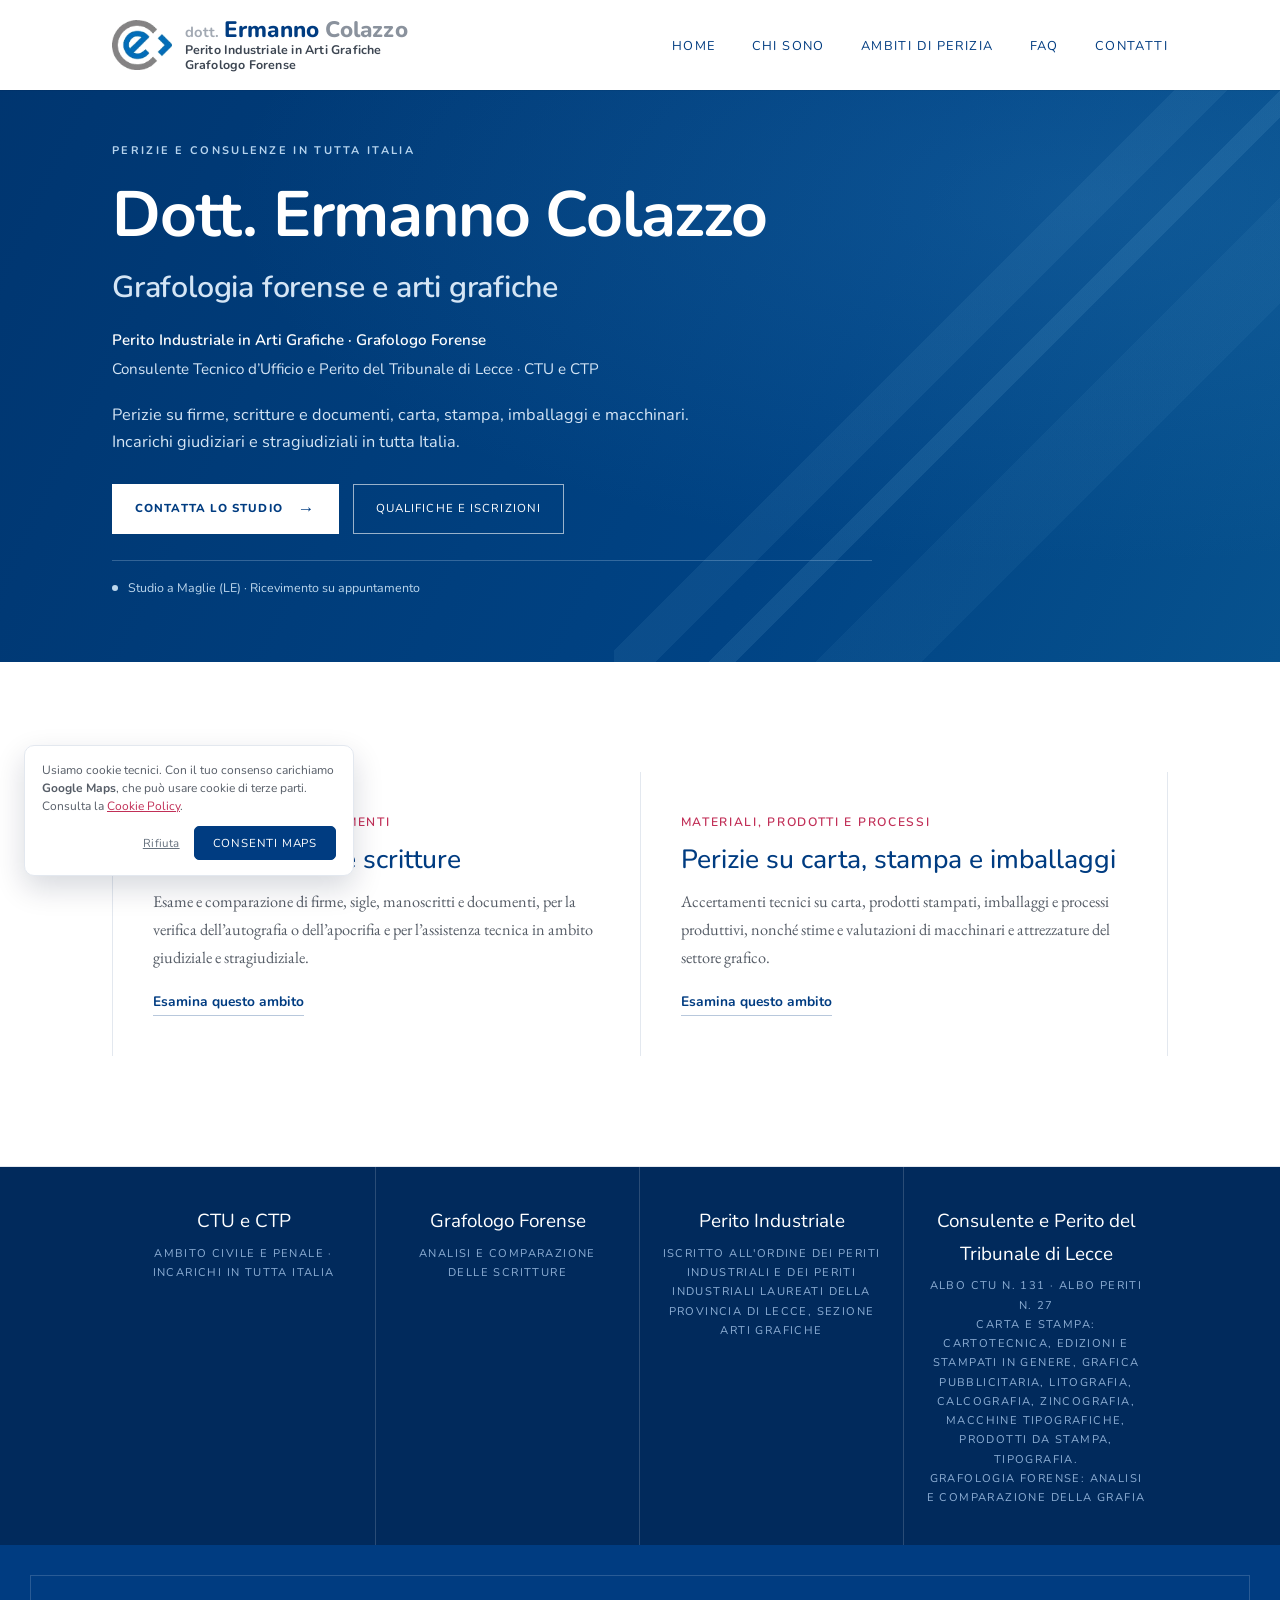
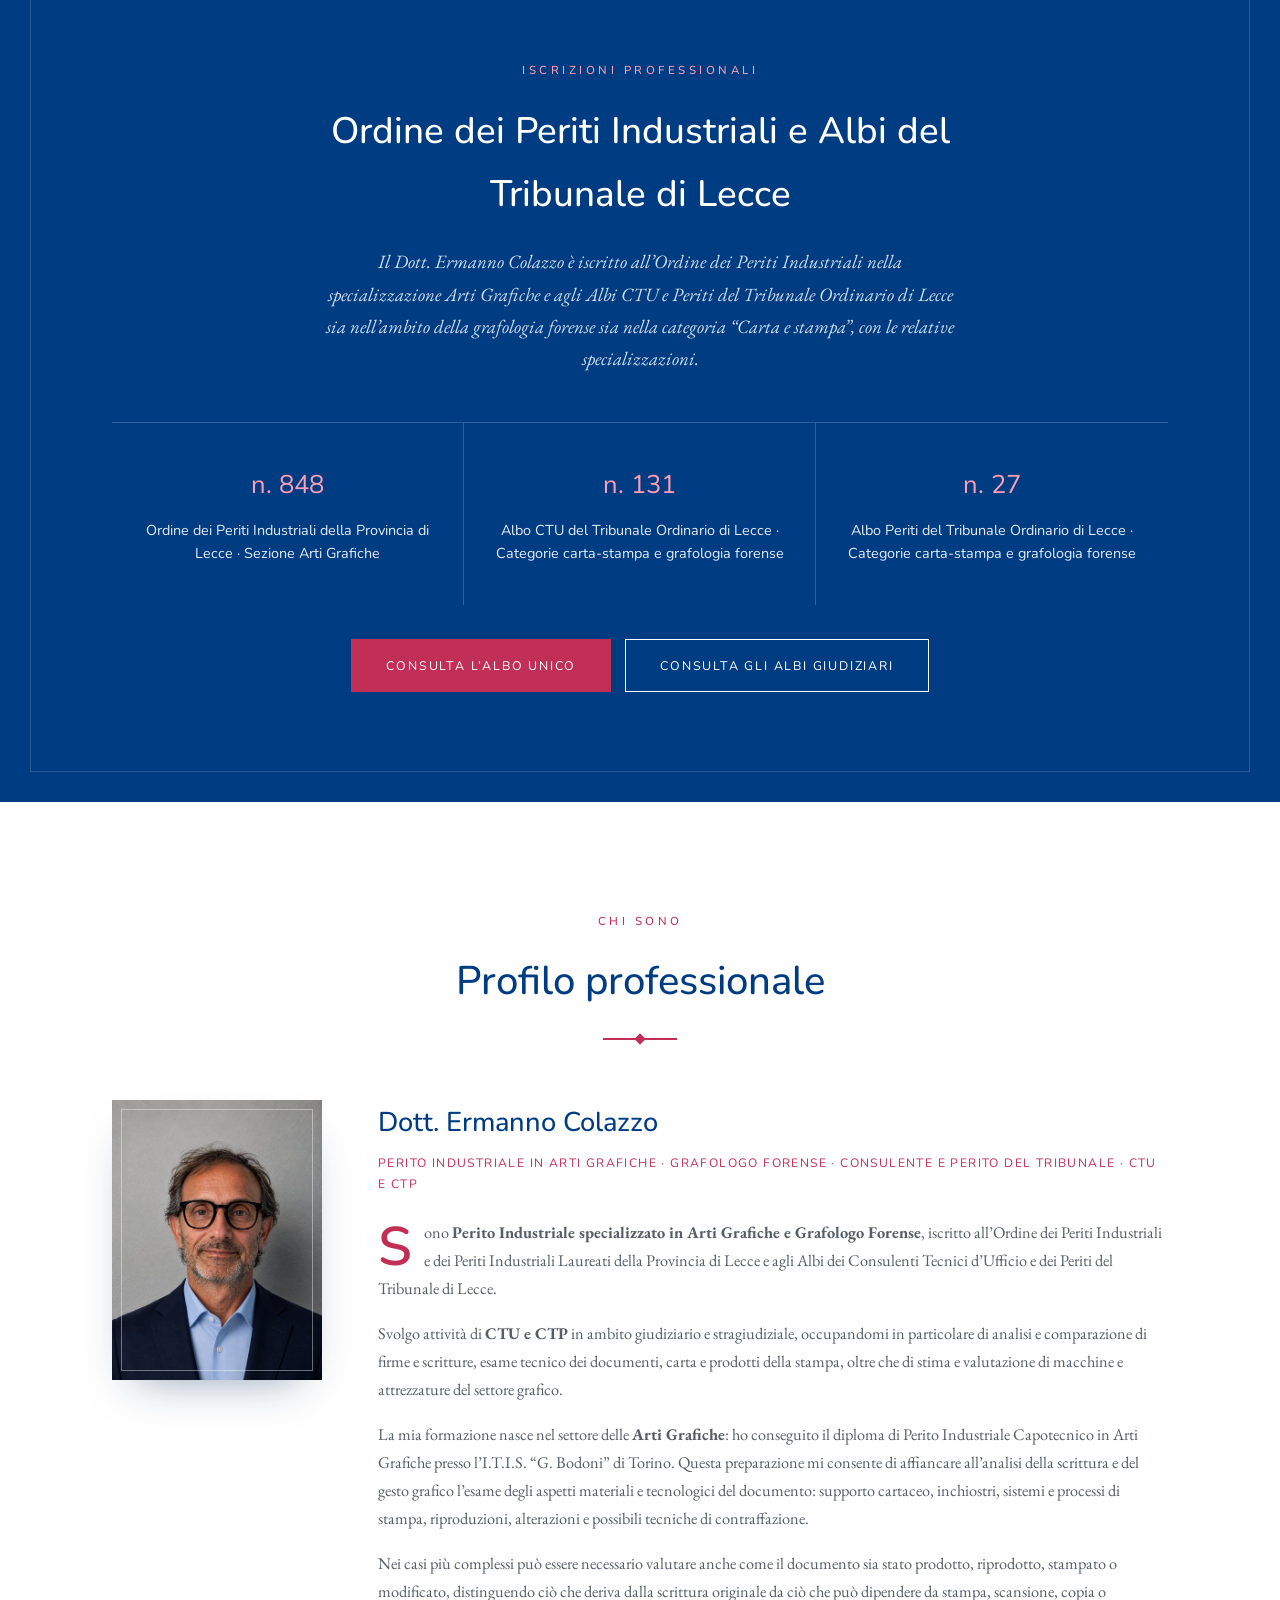
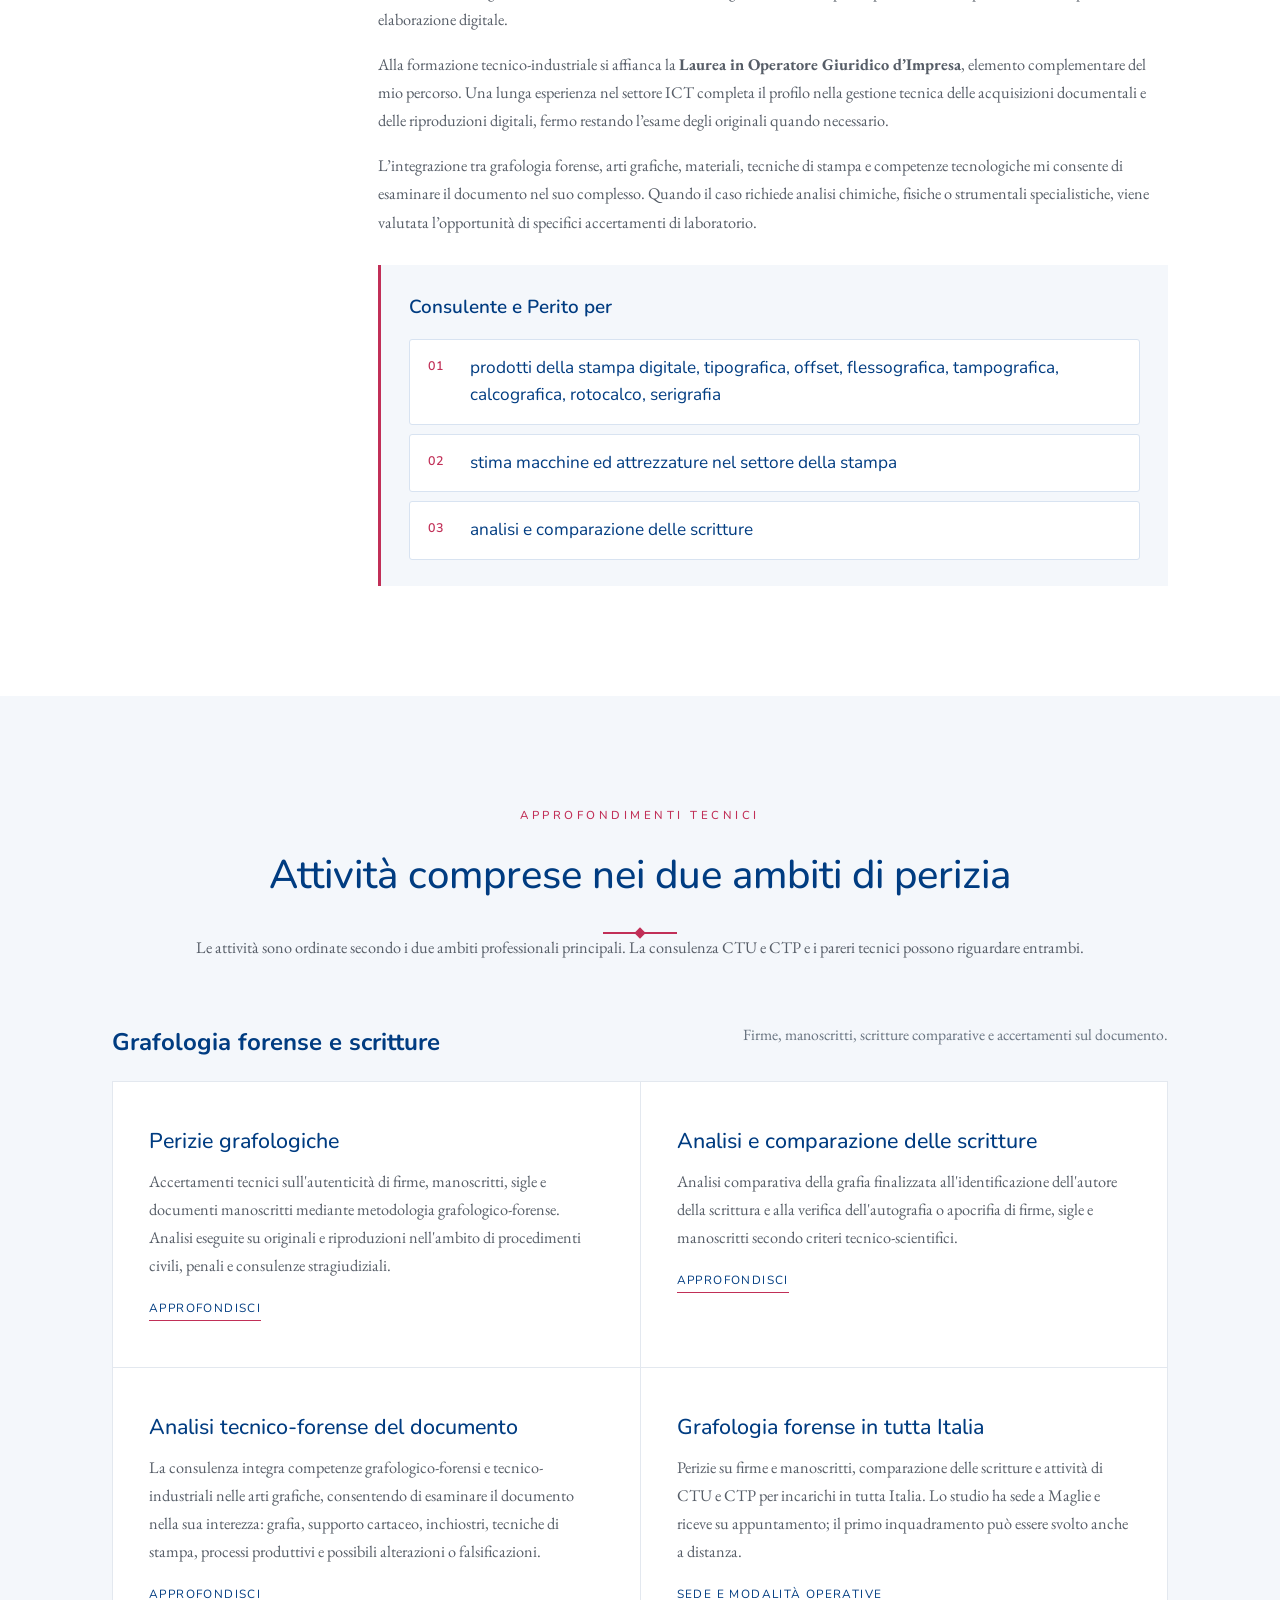
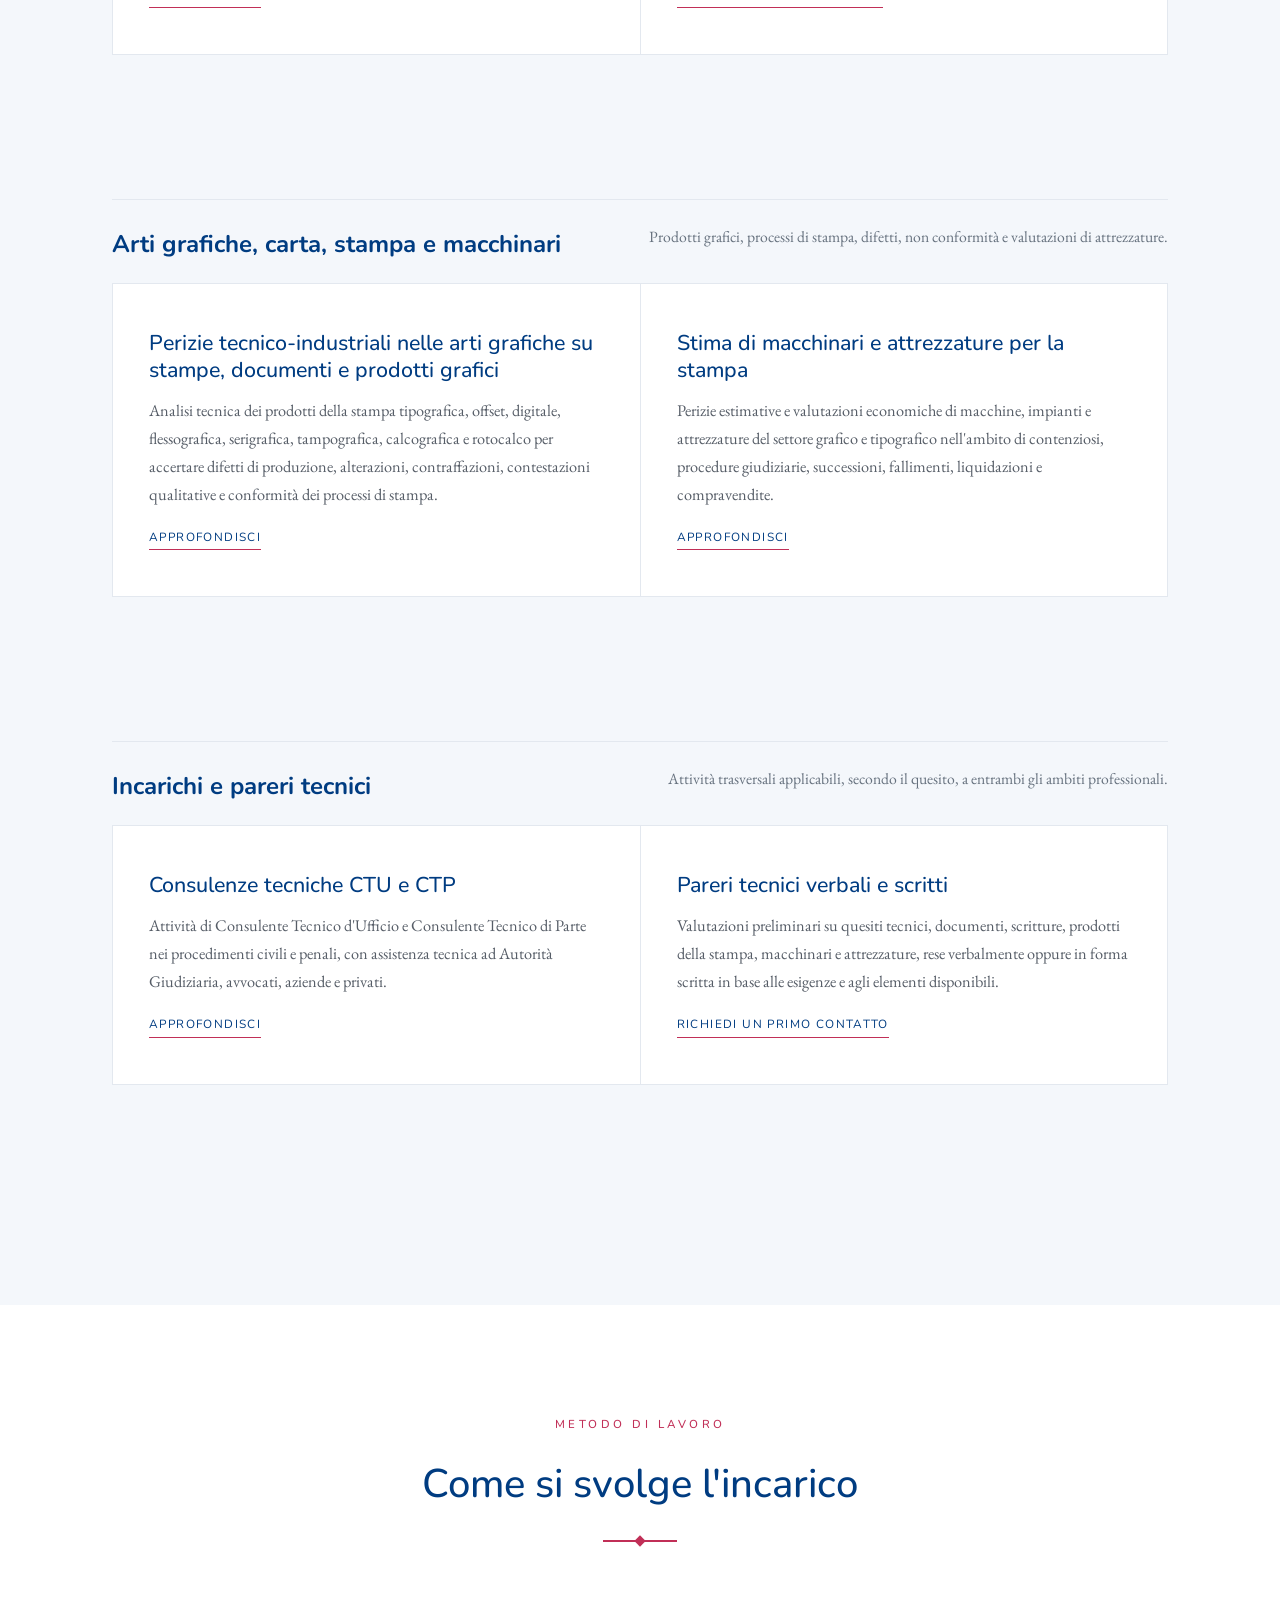
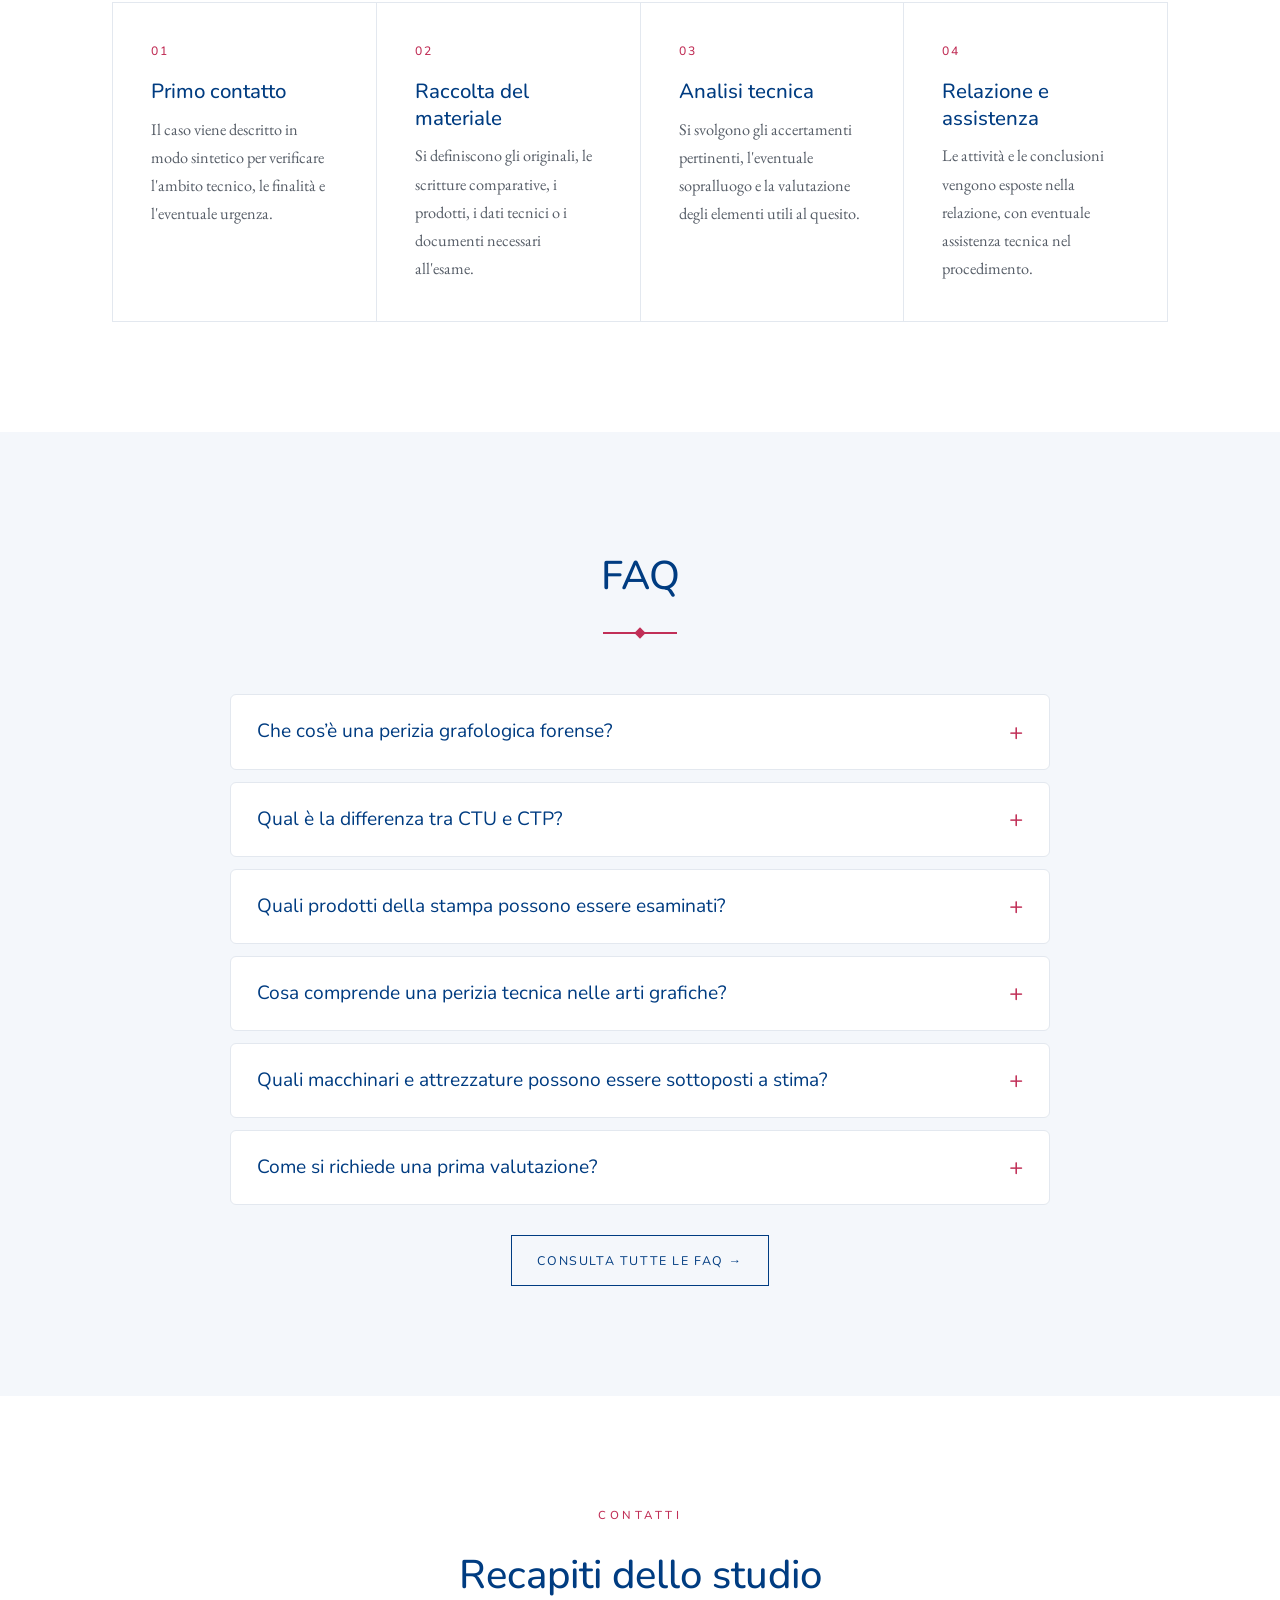
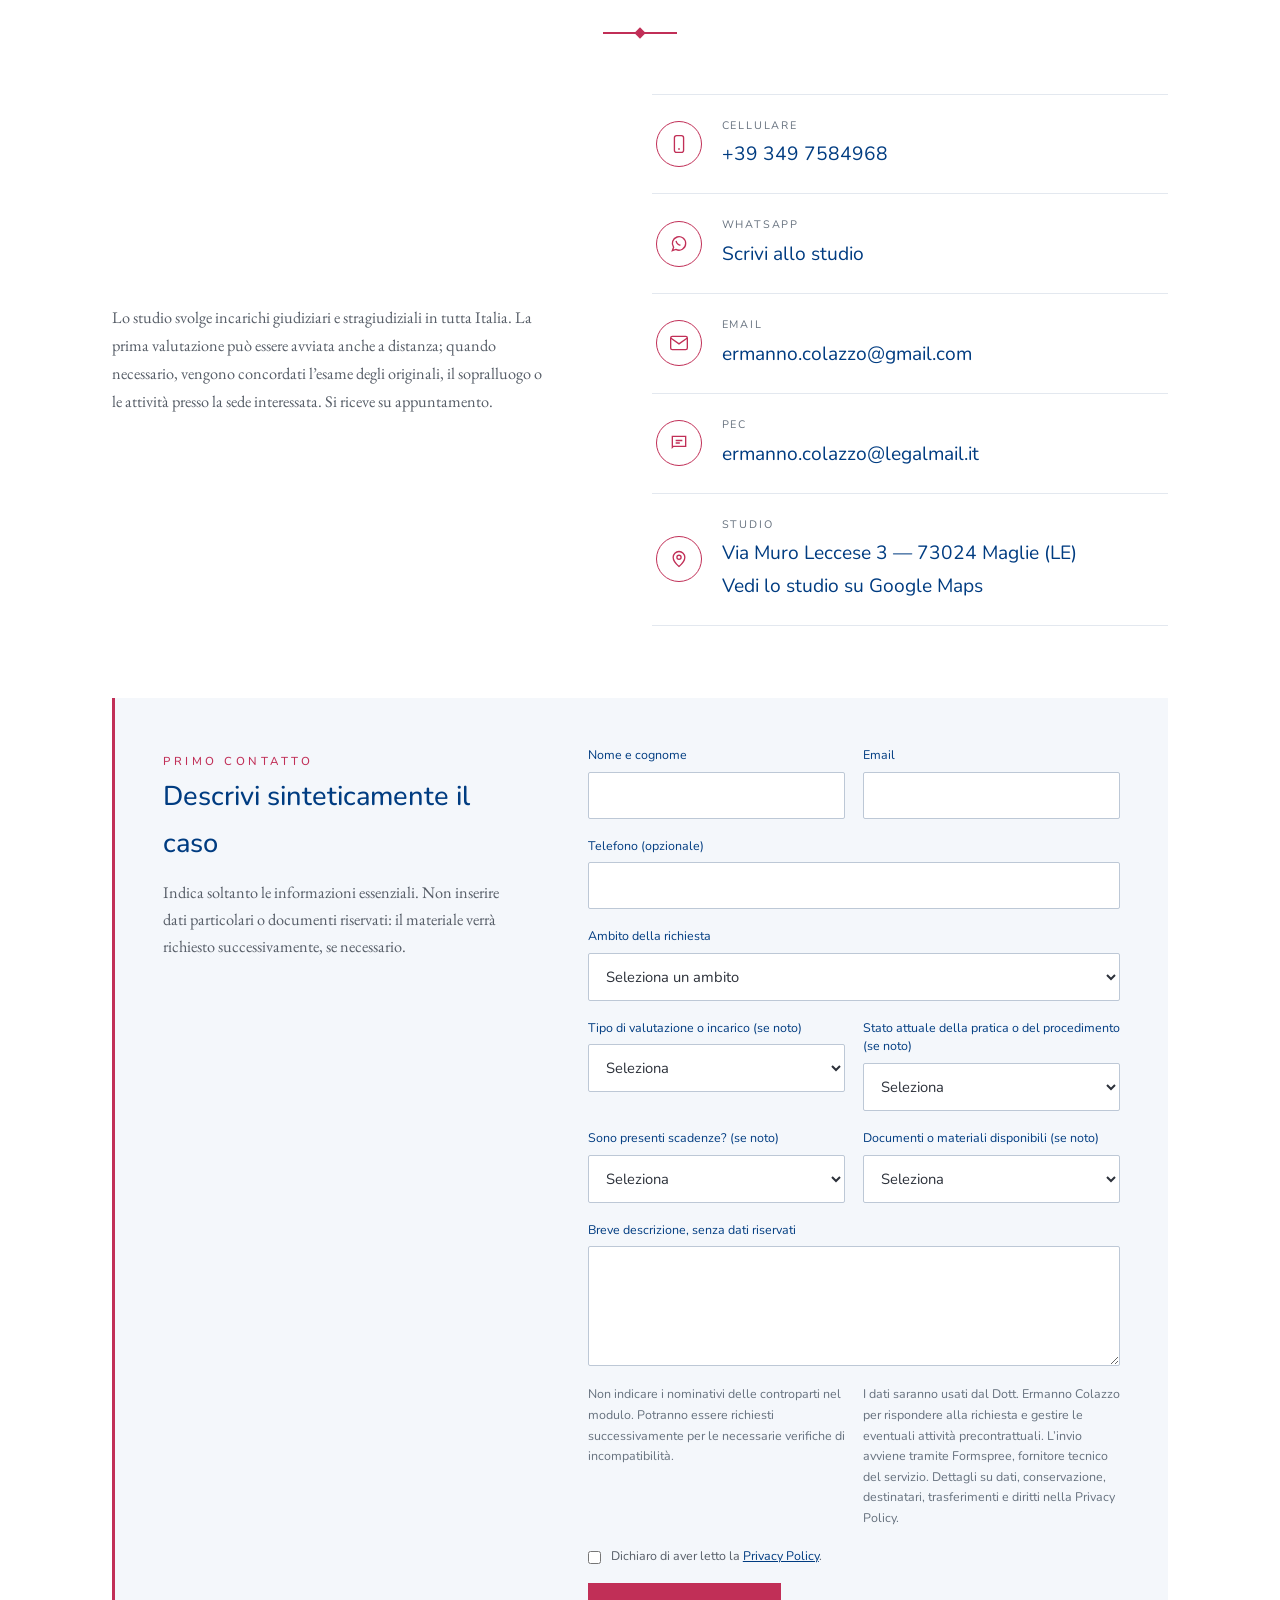
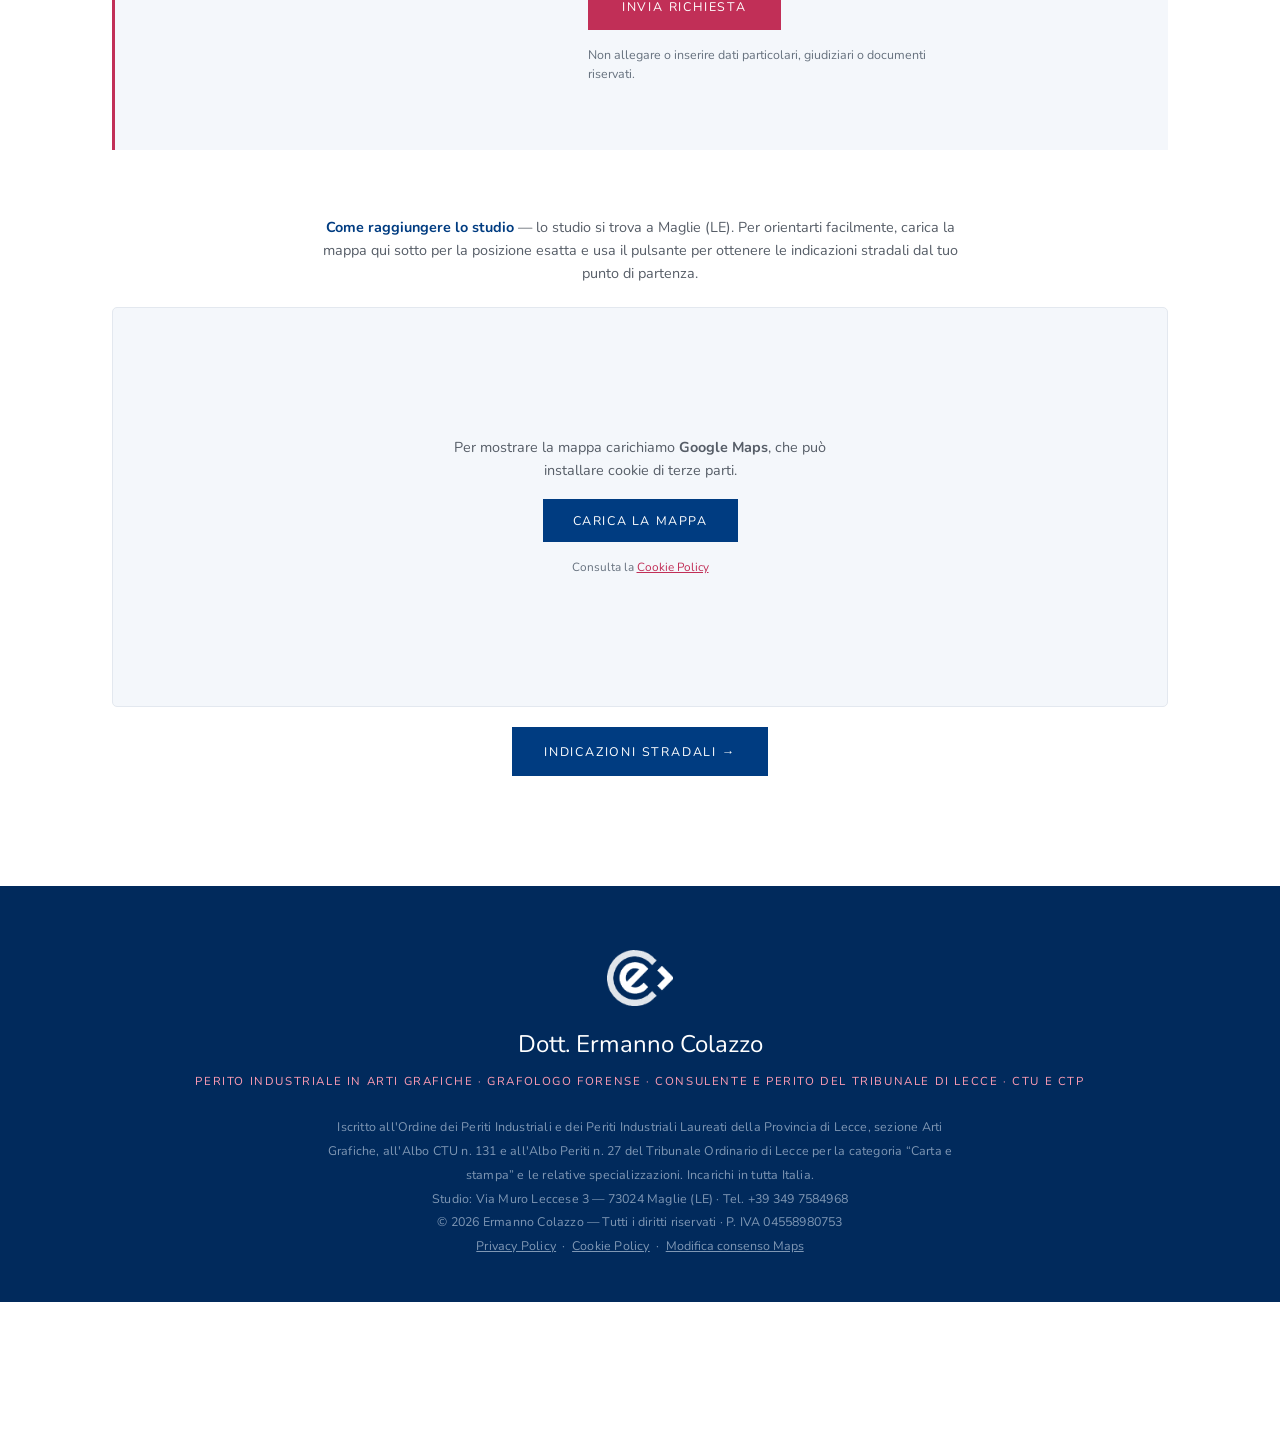
<file: index.html>
<!doctype html>
<html lang="it"><head>
<meta charset="UTF-8">
<meta name="viewport" content="width=device-width, initial-scale=1.0">
<title>Perito Industriale Arti Grafiche e Grafologo | Ermanno Colazzo</title>
<meta name="description" content="Perizie giudiziarie e stragiudiziali in tutta Italia su carta, stampa, arti grafiche, firme e scritture. Albi CTU e Periti del Tribunale di Lecce.">
<meta name="keywords" content="perito industriale arti grafiche Italia, perito carta e stampa, perizie prodotti stampati, grafologo giudiziario, analisi comparazione scritture, perizia firme, CTU CTP, perito arti grafiche, Maglie, Lecce">
<meta name="robots" content="index, follow, max-image-preview:large">
<meta name="google-site-verification" content="LhWXR5i6JoPsVzJLjMtTA4lrIqFi9lLb6qVoIJqwqsw">
<meta name="theme-color" content="#003c81">
<link rel="canonical" href="https://www.ermannocolazzo.it/">
<meta name="author" content="Dott. Ermanno Colazzo">
<meta name="geo.region" content="IT-LE">
<meta name="geo.placename" content="Maglie, Lecce">
<meta name="geo.position" content="40.114079;18.310372">
<meta name="ICBM" content="40.114079, 18.310372">
<link rel="icon" type="image/png" href="[data-uri]">
<meta property="og:type" content="website">
<meta property="og:site_name" content="Dott. Ermanno Colazzo">
<meta property="og:title" content="Perito Industriale Arti Grafiche e Grafologo | Ermanno Colazzo">
<meta property="og:description" content="Perizie giudiziarie e stragiudiziali in tutta Italia su carta, stampa, arti grafiche, firme e scritture.">
<meta property="og:url" content="https://www.ermannocolazzo.it/">
<meta property="og:image" content="https://www.ermannocolazzo.it/social-card.jpg">
<meta property="og:image:secure_url" content="https://www.ermannocolazzo.it/social-card.jpg">
<meta property="og:image:type" content="image/jpeg">
<meta property="og:image:width" content="1200">
<meta property="og:image:height" content="630">
<meta property="og:image:alt" content="Dott. Ermanno Colazzo — Perizie, Grafologia e Arti Grafiche">
<meta property="og:locale" content="it_IT">
<meta name="twitter:card" content="summary_large_image">
<meta name="twitter:title" content="Perito Industriale Arti Grafiche e Grafologo | Ermanno Colazzo">
<meta name="twitter:description" content="Perizie giudiziarie e stragiudiziali su carta, stampa, arti grafiche, firme e scritture. Incarichi in tutta Italia.">
<meta name="twitter:image" content="https://www.ermannocolazzo.it/social-card.jpg">
<meta name="twitter:image:alt" content="Dott. Ermanno Colazzo — Perizie, Grafologia e Arti Grafiche">
<script type="application/ld+json">
{
  "@context":"https://schema.org",
  "@graph":[
    {
      "@type":"Person",
      "@id":"https://www.ermannocolazzo.it/#ermanno-colazzo",
      "name":"Ermanno Colazzo",
      "honorificPrefix":"Dott.",
      "jobTitle":"Perito Industriale in Arti Grafiche e Grafologo Forense",
      "email":"mailto:ermanno.colazzo@gmail.com",
      "telephone":"+39 349 7584968",
      "url":"https://www.ermannocolazzo.it/",
      "sameAs":["https://it.linkedin.com/in/ermanno-colazzo-7b07b95b","https://www.google.com/maps/search/?api=1&query=Ermanno%20Colazzo%20grafologo&query_place_id=ChIJiRCCEhYWRBMRFMX5X6p7iag"],
      "image":{"@type":"ImageObject","url":"https://www.ermannocolazzo.it/ermanno-colazzo-perito-grafologo.jpg","width":460,"height":613,"caption":"Dott. Ermanno Colazzo, Perito Industriale in Arti Grafiche e Grafologo Forense"},
      "worksFor":{"@id":"https://www.ermannocolazzo.it/#studio"}
    },
    {
      "@type":"LocalBusiness",
      "@id":"https://www.ermannocolazzo.it/#studio",
      "name":"Studio peritale del Dott. Ermanno Colazzo",
      "url":"https://www.ermannocolazzo.it/",
      "image":"https://www.ermannocolazzo.it/social-card.jpg",
      "logo":"https://www.ermannocolazzo.it/logo-emblem.png",
      "founder":{"@id":"https://www.ermannocolazzo.it/#ermanno-colazzo"},
      "employee":{"@id":"https://www.ermannocolazzo.it/#ermanno-colazzo"},
      "telephone":"+39 349 7584968",
      "email":"ermanno.colazzo@gmail.com",
      "priceRange":"€€",
      "address":{"@type":"PostalAddress","streetAddress":"Via Muro Leccese 3","postalCode":"73024","addressLocality":"Maglie","addressRegion":"LE","addressCountry":"IT"},
      "geo":{"@type":"GeoCoordinates","latitude":40.114079,"longitude":18.310372},
      "areaServed":[
        {"@type":"City","name":"Maglie"},
        {"@type":"City","name":"Lecce"},
        {"@type":"AdministrativeArea","name":"Provincia di Lecce"},
        {"@type":"Country","name":"Italia"}
      ],
      "hasMap":"https://www.google.com/maps/search/?api=1&query=Ermanno%20Colazzo%20grafologo&query_place_id=ChIJiRCCEhYWRBMRFMX5X6p7iag",
      "sameAs":["https://www.google.com/maps/search/?api=1&query=Ermanno%20Colazzo%20grafologo&query_place_id=ChIJiRCCEhYWRBMRFMX5X6p7iag","https://it.linkedin.com/in/ermanno-colazzo-7b07b95b"],
      "knowsAbout":["Perizie grafologiche","Analisi e comparazione delle scritture","Verifica di testamenti olografi","Consulenza tecnica d'ufficio (CTU)","Consulenza tecnica di parte (CTP)","Perizie nelle arti grafiche","Difetti di stampa e non conformità","Carta e cartotecnica","Imballaggi e film da stampa","Stampa offset","Stampa flessografica","Rotocalco","Serigrafia","Processi produttivi del settore grafico","Stima di macchinari per la stampa","Accertamenti tecnici su forniture contestate"],
      "hasOfferCatalog":{"@type":"OfferCatalog","name":"Servizi peritali","itemListElement":[
        {"@type":"Offer","itemOffered":{"@type":"Service","@id":"https://www.ermannocolazzo.it/perizie-grafologiche/#service","name":"Perizie grafologiche"}},
        {"@type":"Offer","itemOffered":{"@type":"Service","@id":"https://www.ermannocolazzo.it/comparazione-scritture/#service","name":"Analisi e comparazione delle scritture"}},
        {"@type":"Offer","itemOffered":{"@type":"Service","@id":"https://www.ermannocolazzo.it/ctu-ctp/#service","name":"CTU e CTP"}},
        {"@type":"Offer","itemOffered":{"@type":"Service","@id":"https://www.ermannocolazzo.it/perizie-arti-grafiche/#service","name":"Perizie nelle arti grafiche"}},
        {"@type":"Offer","itemOffered":{"@type":"Service","@id":"https://www.ermannocolazzo.it/stima-macchinari/#service","name":"Stima di macchinari per la stampa"}}
      ]}
    },
    {"@type":"WebSite","@id":"https://www.ermannocolazzo.it/#website","url":"https://www.ermannocolazzo.it/","name":"Dott. Ermanno Colazzo","publisher":{"@id":"https://www.ermannocolazzo.it/#studio"},"inLanguage":"it-IT"}
  ]
}
</script>
<link rel="preconnect" href="https://fonts.googleapis.com">
<link rel="preconnect" href="https://fonts.gstatic.com" crossorigin="">
<link rel="preload" as="style" href="https://fonts.googleapis.com/css2?family=EB+Garamond:ital,wght@0,400;0,500;1,400&amp;family=Nunito:wght@300;400;500;600;700;800&amp;display=swap"><link href="https://fonts.googleapis.com/css2?family=EB+Garamond:ital,wght@0,400;0,500;1,400&amp;family=Nunito:wght@300;400;500;600;700;800&amp;display=swap" rel="stylesheet" media="print" onload="this.media='all'"><noscript><link href="https://fonts.googleapis.com/css2?family=EB+Garamond:ital,wght@0,400;0,500;1,400&amp;family=Nunito:wght@300;400;500;600;700;800&amp;display=swap" rel="stylesheet"></noscript>
<style>
  :root{
    --blue:#003c81;
    --blue-2:#0a4a94;
    --blue-deep:#012a5c;
    --accent:#c12f57;
    --accent-dark:#9f2147;
    --bg:#ffffff;
    --bg-2:#f4f7fb;
    --ink:#2c313a;
    --body:#565d67;
    --muted:#66717e;
    --line:#e3e8ef;
    --line-blue:rgba(255,255,255,.16);
    --fs-body:clamp(1.02rem,1.25vw,1.1rem);
    --fs-lead:clamp(1.12rem,1.8vw,1.24rem);
    --lh:1.72;
  }
  *{box-sizing:border-box;margin:0;padding:0}
  html{scroll-behavior:smooth;scroll-padding-top:80px}
  body{
    font-family:'EB Garamond',Georgia,serif;color:var(--body);background:var(--bg);
    font-size:var(--fs-body);line-height:var(--lh);-webkit-font-smoothing:antialiased;
  }
  h1,h2,h3,h4,.display{font-family:'Nunito',Arial,sans-serif;font-weight:500;color:var(--blue)}
  .sans{font-family:'Nunito','Helvetica Neue',Arial,sans-serif}
  a{color:inherit;text-decoration:none}
  :focus-visible{outline:3px solid #ff9db4;outline-offset:3px}
  img{max-width:100%;display:block}
  .container{width:100%;max-width:1120px;margin:0 auto;padding:0 clamp(20px,4vw,32px)}
  .kicker{font-family:'Nunito',sans-serif;font-weight:500;letter-spacing:3.5px;text-transform:uppercase;font-size:.72rem;color:var(--accent)}

  .reveal{opacity:0;transform:translateY(24px);transition:opacity .9s ease,transform .9s ease}
  .reveal.in{opacity:1;transform:none}
  @media(prefers-reduced-motion:reduce){.reveal{opacity:1;transform:none;transition:none}}

  /* ---------- Header ---------- */
  header{position:fixed;top:0;left:0;right:0;z-index:60;transition:all .35s ease;height:clamp(66px,9vw,90px);display:flex;align-items:center;background:#fff;box-shadow:0 1px 0 rgba(0,0,0,.06)}
  header.scrolled{height:66px;box-shadow:0 4px 22px rgba(0,30,70,.12)}
  .nav{display:flex;align-items:center;justify-content:space-between;width:100%}
  .brand{display:flex;align-items:center;gap:13px}
  .logo-emblem{height:clamp(40px,7vw,50px);width:auto;display:block;flex-shrink:0}
  .wordmark{font-family:'Nunito',sans-serif;line-height:1.12}
  .wordmark .l1{display:block;font-size:clamp(.98rem,3vw,1.4rem);font-weight:800;letter-spacing:.2px;white-space:nowrap}
  .wordmark .l2{display:block}
  .wordmark .l1 .d{color:#a2a9b3;font-weight:700;font-size:.66em}
  .wordmark .l1 .e{color:var(--blue)}
  .wordmark .l1 .c{color:#8a929d}
  .wordmark .l2{font-family:'Nunito',sans-serif;font-size:clamp(.6rem,1.7vw,.78rem);font-weight:700;color:#3d4652;letter-spacing:.2px;white-space:normal;line-height:1.2;max-width:250px}
  .wordmark .role-break{display:block}
  nav.menu ul{list-style:none;display:flex;gap:clamp(18px,3vw,36px)}
  nav.menu a{font-family:'Nunito',sans-serif;font-size:.8rem;letter-spacing:1.4px;text-transform:uppercase;color:var(--blue);position:relative;padding:6px 0}
  nav.menu a::after{content:"";position:absolute;left:0;bottom:0;height:2px;width:0;background:var(--accent);transition:width .3s}
  nav.menu a:hover{color:var(--accent)}
  nav.menu a:hover::after{width:100%}
  .menu-btn{display:none;background:none;border:0;color:var(--blue);font-size:1.7rem;cursor:pointer;line-height:1;padding:4px 8px}

  /* ---------- Hero ---------- */
  .hero{position:relative;isolation:isolate;color:#fff;overflow:hidden;text-align:left;background:linear-gradient(115deg,#00356f 0%,#004384 64%,#07528e 100%);padding:clamp(126px,11vw,158px) 0 64px}
  .hero::before{content:"";position:absolute;z-index:-1;inset:0;background:radial-gradient(ellipse at 85% 30%,rgba(68,153,212,.19),transparent 56%);pointer-events:none}
  .hero::after{content:"";position:absolute;z-index:-1;inset:0 0 0 48%;background:linear-gradient(135deg,transparent 49%,rgba(123,188,224,.09) 49%,rgba(123,188,224,.09) 53%,transparent 53%,transparent 57%,rgba(123,188,224,.13) 57%,rgba(123,188,224,.13) 59%,transparent 59%,transparent 65%,rgba(123,188,224,.06) 65%,rgba(123,188,224,.06) 73%,transparent 73%);pointer-events:none}
  .hero-layout{display:block}
  .hero-copy{min-width:0;max-width:760px}
  .hero .eyebrow{font-family:'Nunito',sans-serif;font-size:.69rem;font-weight:700;letter-spacing:2.3px;text-transform:uppercase;color:#b6d4ee;margin-bottom:10px}
  .hero-name{font-family:'Nunito',sans-serif;font-size:clamp(2.6rem,5vw,4.1rem);font-weight:700;letter-spacing:-1.2px;line-height:1.1;color:#fff;margin:20px 0 18px}
  .hero h1{font-size:clamp(1.35rem,2.6vw,1.9rem);font-weight:600;letter-spacing:-.2px;line-height:1.25;color:#d4e5f5;margin:0 0 22px}
  .hero-roles{font-family:'Nunito',sans-serif;font-size:.95rem;line-height:1.65;color:#d4e5f5}
  .hero-roles strong{display:block;font-weight:600;color:#fff;margin-bottom:4px}
  .hero .lead{font-family:'Nunito',sans-serif;font-size:1.02rem;line-height:1.65;max-width:590px;margin-top:20px;color:#d4e5f5}
  .hero .cta{margin-top:28px;display:flex;gap:14px;justify-content:flex-start;flex-wrap:wrap}
  .hero .btn{display:inline-flex;align-items:center;justify-content:center;gap:15px;min-height:49px;font-size:.72rem;letter-spacing:1.1px;padding:14px 22px;border-color:rgba(255,255,255,.6)}
  .hero .btn.solid{background:#fff;border-color:#fff;color:#003c81;font-weight:800}
  .hero .btn.solid:hover{background:#e3effa;border-color:#e3effa;color:#00356f}
  .hero .btn.solid span{font-size:1.05rem;line-height:1}
  .hero-location{display:flex;align-items:center;gap:10px;font-family:'Nunito',sans-serif;font-size:.78rem;line-height:1.5;color:#bcd7ed;margin-top:26px;padding-top:18px;border-top:1px solid rgba(201,224,242,.25)}
  .hero-location::before{content:"";flex:0 0 6px;height:6px;border-radius:50%;background:#bcd7ed}
  @media(max-width:760px){
    .hero{padding:104px 0 40px}
    .hero::after{inset:0 0 0 25%;opacity:.8}
    .hero .eyebrow{font-size:.62rem;letter-spacing:1.5px;line-height:1.6;margin-bottom:8px}
    .hero-name{font-size:clamp(1.4rem,7.6vw,3.25rem);white-space:nowrap;letter-spacing:-.8px;margin:20px 0 16px}
    .hero h1{font-size:1.2rem;line-height:1.35;margin:0 0 22px}
    .hero-roles{font-size:.87rem;line-height:1.55}
    .hero .lead{font-size:.95rem;line-height:1.6;margin-top:16px}
    .hero .cta{margin-top:24px;gap:12px}
    .hero-location{margin-top:24px;font-size:.74rem;padding-top:16px}
  }
  @media(max-width:430px){
    .hero .cta{flex-direction:column;align-items:stretch;gap:10px}
    .hero .btn{width:100%;padding:13px 16px}
  }
  .divider{width:74px;height:2px;background:var(--accent);margin:clamp(26px,5vw,34px) auto;position:relative}
  .divider::before{content:"";position:absolute;top:-3px;left:50%;transform:translateX(-50%) rotate(45deg);width:8px;height:8px;background:var(--accent)}
  .btn{font-family:'Nunito',sans-serif;font-size:.78rem;letter-spacing:1.8px;text-transform:uppercase;padding:15px clamp(24px,4vw,34px);border:1.5px solid #fff;color:#fff;background:transparent;cursor:pointer;transition:all .3s}
  .btn:hover{background:#fff;color:var(--blue)}
  .btn.solid{background:var(--accent);border-color:var(--accent);color:#fff}
  .btn.solid:hover{background:var(--accent-dark);border-color:var(--accent-dark);color:#fff}

  /* ---------- Pillars ---------- */
  .pillars{background:var(--blue-deep);color:#fff}
  .pillars .grid{display:grid;grid-template-columns:repeat(4,1fr)}
  .pillars .p{padding:clamp(28px,4vw,38px) 22px;text-align:center;border-right:1px solid var(--line-blue)}
  .pillars .p:last-child{border-right:0}
  .pillars .p .t{font-family:'Nunito',Arial,sans-serif;font-size:clamp(1.02rem,2.4vw,1.18rem);color:#fff;margin-bottom:6px}
  .pillars .p .s{font-family:'Nunito',sans-serif;font-size:.7rem;letter-spacing:1.4px;text-transform:uppercase;color:#8fb0d6}

  /* ---------- Sections ---------- */
  section{padding:clamp(64px,11vw,110px) 0}
  .section-head{text-align:center;margin-bottom:clamp(40px,7vw,60px)}
  .section-head .kicker{display:block;margin-bottom:15px}
  .section-head h2{font-size:clamp(1.7rem,4.6vw,2.5rem);font-weight:500}
  .section-head .divider{margin:22px auto 0}
  .alt{background:var(--bg-2)}

  /* Chi sono — foto piccola */
  .about{display:grid;grid-template-columns:210px 1fr;gap:clamp(30px,5vw,56px);align-items:start}
  .portrait{width:210px;max-width:100%;aspect-ratio:3/4;position:relative;box-shadow:0 20px 44px -24px rgba(0,42,92,.5);background:linear-gradient(160deg,#0a4a94,#012a5c)}
  .portrait img{width:100%;height:100%;object-fit:cover}
  .portrait::after{content:"";position:absolute;inset:9px;border:1px solid rgba(255,255,255,.4);pointer-events:none}
  .portrait .ph-label{position:absolute;inset:0;display:flex;align-items:center;justify-content:center;text-align:center;font-family:'Nunito',sans-serif;font-size:.66rem;letter-spacing:1.5px;text-transform:uppercase;color:#cfe0f2;opacity:.9;padding:16px}
  .about h3{font-size:clamp(1.4rem,3.4vw,1.7rem);margin-bottom:6px}
  .about .sub{font-family:'Nunito',sans-serif;font-size:.76rem;letter-spacing:1.4px;text-transform:uppercase;color:var(--accent);margin-bottom:24px}
  .about p{color:var(--body);margin-bottom:17px}
  .about p.intro::first-letter{font-family:'Nunito',Arial,sans-serif;font-size:3.4rem;line-height:.82;float:left;color:var(--accent);padding:6px 12px 0 0;font-weight:600}
  .materie{margin-top:28px;padding:26px 28px;background:var(--bg-2);border-left:3px solid var(--accent)}
  .alt .materie{background:#fff}
  .materie .lbl{font-family:'Nunito',Arial,sans-serif;font-size:1.18rem;letter-spacing:0;text-transform:none;color:var(--blue);margin-bottom:16px;font-weight:600}
  .materie ul{list-style:none;display:grid;grid-template-columns:1fr;gap:9px;counter-reset:materia}
  .materie li{position:relative;font-family:'Nunito',sans-serif;font-size:1.08rem;line-height:1.55;color:var(--blue);background:#fff;border:1px solid #d8e3f1;padding:15px 20px 15px 60px;border-radius:3px}
  .materie li::before{counter-increment:materia;content:"0" counter(materia);position:absolute;left:18px;top:17px;font-size:.78rem;line-height:1.5;letter-spacing:1.2px;color:var(--accent);font-weight:600}

  /* Distintività */
  .distinct{background:var(--blue);color:#fff;text-align:center;position:relative;overflow:hidden}
  .distinct::before{content:"";position:absolute;inset:clamp(16px,3vw,30px);border:1px solid rgba(255,255,255,.16);pointer-events:none}
  .distinct .kicker{color:#ff9db4}
  .distinct h2{color:#fff;font-size:clamp(1.6rem,4.4vw,2.3rem);margin-top:16px;max-width:760px;margin-left:auto;margin-right:auto}
  .distinct .intro{max-width:640px;margin:20px auto 46px;color:#cfddee;font-style:italic;font-size:clamp(1.04rem,2.2vw,1.18rem)}
  .dgrid{display:grid;grid-template-columns:repeat(3,1fr);border-top:1px solid rgba(255,255,255,.18)}
  .dgrid .d{padding:clamp(28px,4vw,40px) 22px;border-right:1px solid rgba(255,255,255,.18)}
  .dgrid .d:last-child{border-right:0}
  .dgrid .d .num{font-family:'Nunito',Arial,sans-serif;font-size:1.6rem;color:#ff9db4;margin-bottom:12px}
  .dgrid .d .txt{font-family:'Nunito',sans-serif;font-size:.9rem;color:#e4edf7;line-height:1.6}
  .verification-links{display:flex;flex-wrap:wrap;justify-content:center;gap:14px;margin-top:34px}

  /* Ambiti principali */
  .macro-areas{background:#fff;border-bottom:1px solid var(--line)}
  .macro-areas .grid{display:grid;grid-template-columns:repeat(2,1fr);gap:1px;background:var(--line);border-left:1px solid var(--line);border-right:1px solid var(--line)}
  .macro-area{background:#fff;padding:clamp(26px,3.5vw,40px);display:flex;flex-direction:column;align-items:flex-start}
  .macro-area .label{font-family:'Nunito',sans-serif;font-size:.76rem;letter-spacing:1.7px;text-transform:uppercase;color:var(--accent);font-weight:600;margin-bottom:10px}
  .macro-area h2{font-size:clamp(1.3rem,2.8vw,1.65rem);line-height:1.25;margin-bottom:12px}
  .macro-area p{color:var(--body);font-size:var(--fs-body);line-height:var(--lh);margin-bottom:18px}
  .macro-area a{margin-top:auto;color:var(--blue);font-family:'Nunito',sans-serif;font-size:.86rem;font-weight:700;text-decoration:none;border-bottom:1px solid rgba(0,60,129,.28);padding-bottom:2px}
  .macro-area a:hover{border-color:var(--blue)}

  /* Servizi */
  .service-groups{display:grid;gap:34px}
  .service-group{border-top:1px solid var(--line);padding-top:24px}
  .service-group:first-child{border-top:0;padding-top:0}
  .service-group-head{display:flex;align-items:flex-start;justify-content:space-between;gap:28px;margin-bottom:18px}
  .service-group-head h3{font-size:clamp(1.18rem,2vw,1.5rem);font-weight:700;margin:0}
  .service-group-head p{max-width:620px;margin:0;color:var(--muted);font-size:.98rem}
  .services{display:grid;grid-template-columns:repeat(2,1fr);gap:1px;background:var(--line);border:1px solid var(--line)}
  .service{background:#fff;padding:clamp(32px,4vw,46px) clamp(24px,3vw,36px);transition:transform .35s,box-shadow .35s;position:relative}
  .service::before{content:"";position:absolute;top:0;left:0;right:0;height:3px;background:var(--accent);transform:scaleX(0);transform-origin:left;transition:transform .35s}
  .service:hover{transform:translateY(-3px);box-shadow:0 22px 44px -30px rgba(0,42,92,.4);z-index:2}
  .service:hover::before{transform:scaleX(1)}
  .service .num{font-family:'Nunito',sans-serif;font-size:.78rem;letter-spacing:2px;color:var(--accent);margin-bottom:16px;font-weight:500}
  .service h3{font-size:clamp(1.2rem,2.6vw,1.34rem);margin-bottom:13px;line-height:1.25}
  .service p{color:var(--body);font-size:var(--fs-body);line-height:var(--lh)}
  .service-link{display:inline-block;margin-top:18px;font-family:'Nunito',sans-serif;font-size:.74rem;letter-spacing:1.4px;text-transform:uppercase;color:var(--blue);border-bottom:1px solid var(--accent);padding-bottom:2px}
  .service-link:hover{color:var(--accent)}

  /* Come si svolge l'incarico */
  .process{display:grid;grid-template-columns:repeat(4,1fr);gap:1px;background:var(--line);border:1px solid var(--line);counter-reset:process}
  .process-step{background:#fff;padding:clamp(26px,3.5vw,38px);min-height:220px}
  .process-step::before{counter-increment:process;content:"0" counter(process);display:block;margin-bottom:16px;font-family:'Nunito',sans-serif;font-size:.76rem;font-weight:500;letter-spacing:2px;color:var(--accent)}
  .process-step h3{font-size:clamp(1.12rem,2.3vw,1.28rem);margin-bottom:11px;line-height:1.3}
  .process-step p{font-size:var(--fs-body);line-height:var(--lh)}

  /* Quote */
  .quote{background:var(--blue-deep);color:#fff;text-align:center;padding:clamp(64px,11vw,96px) 0}
  .quote blockquote{max-width:760px;margin:0 auto;font-family:'Nunito',Arial,sans-serif;font-style:italic;font-size:clamp(1.4rem,4vw,2rem);line-height:1.45;font-weight:400;color:#f4f7fb}
  .quote .q-mark{font-size:3.2rem;color:var(--accent);line-height:0;display:block;margin-bottom:18px;font-family:'Nunito',Arial,sans-serif}
  .quote cite{display:block;margin-top:26px;font-family:'Nunito',sans-serif;font-style:normal;font-size:.78rem;letter-spacing:2px;text-transform:uppercase;color:#ff9db4}

  /* FAQ */
  .faq{max-width:820px;margin:0 auto}
  .faq-item{background:#fff;border:1px solid var(--line);border-radius:6px;margin-bottom:12px;overflow:hidden}
  .faq-item summary{list-style:none;cursor:pointer;padding:20px clamp(18px,3vw,26px);font-family:'Nunito',Arial,sans-serif;font-size:clamp(1.04rem,2.2vw,1.2rem);color:var(--blue);display:flex;justify-content:space-between;align-items:center;gap:16px;transition:color .2s}
  .faq-item summary::-webkit-details-marker{display:none}
  .faq-item summary::after{content:"+";font-family:'Nunito',sans-serif;font-size:1.5rem;color:var(--accent);flex-shrink:0;transition:transform .25s;line-height:1}
  .faq-item[open] summary::after{transform:rotate(45deg)}
  .faq-item summary:hover{color:var(--accent)}
  .faq-a{padding:0 clamp(18px,3vw,26px) 22px}
  .faq-a p{color:var(--body);font-size:var(--fs-body);line-height:var(--lh)}
  .faq-more{text-align:center;margin-top:30px}
  .faq-more a{display:inline-block;font-family:'Nunito',sans-serif;font-size:.78rem;letter-spacing:1.6px;text-transform:uppercase;padding:14px 25px;border:1.5px solid var(--blue);color:var(--blue);transition:all .3s}
  .faq-more a:hover{background:var(--blue);color:#fff}

  /* Contatti */
  .contact{display:grid;grid-template-columns:1fr 1.1fr;gap:clamp(36px,6vw,70px);align-items:center}
  .contact .left h3{font-size:clamp(1.4rem,3.2vw,1.7rem);margin-bottom:18px;font-weight:500}
  .contact .left p{color:var(--body);font-size:var(--fs-body);line-height:var(--lh);max-width:440px}
  .contact-list{display:flex;flex-direction:column}
  .ci{display:flex;align-items:center;gap:20px;padding:22px 4px;border-bottom:1px solid var(--line)}
  .ci:first-child{border-top:1px solid var(--line)}
  .ci .icon{width:46px;height:46px;flex-shrink:0;border:1.5px solid var(--accent);border-radius:50%;display:flex;align-items:center;justify-content:center;color:var(--accent)}
  .ci .icon svg{width:20px;height:20px}
  .ci .info{display:flex;flex-direction:column}
  .ci .info .lbl{font-family:'Nunito',sans-serif;font-size:.68rem;letter-spacing:1.8px;text-transform:uppercase;color:var(--muted);margin-bottom:3px}
  .ci .info .val{font-family:'Nunito',Arial,sans-serif;font-size:clamp(1.04rem,2.1vw,1.2rem);color:var(--blue);transition:color .25s;word-break:break-word}
  a.ci:hover .info .val{color:var(--accent)}
  .ph{background:rgba(193,47,87,.1);color:var(--accent-dark);padding:1px 9px;border-radius:3px;font-family:'Nunito',sans-serif;font-size:.9rem}
  .contact-form{display:grid;grid-template-columns:.8fr 1.2fr;gap:clamp(32px,6vw,70px);margin-top:clamp(46px,7vw,72px);padding:clamp(28px,5vw,48px);background:var(--bg-2);border-left:3px solid var(--accent)}
  .contact-form h3{font-size:clamp(1.35rem,3vw,1.7rem);margin-bottom:12px}
  .contact-form p{line-height:1.65}
  .contact-form form{display:grid;grid-template-columns:1fr 1fr;gap:18px}
  .form-field{display:flex;flex-direction:column;gap:7px}
  .form-field.full{grid-column:1/-1}
  .form-field label,.privacy-check,.form-note{font-family:'Nunito',sans-serif;font-size:.78rem;color:var(--blue);line-height:1.5}
  .form-field input,.form-field select,.form-field textarea{width:100%;border:1px solid #bdc8d6;background:#fff;color:var(--ink);padding:12px 13px;font:400 .92rem/1.4 'Nunito',sans-serif;border-radius:2px}
  .form-field textarea{min-height:120px;resize:vertical}
  .privacy-check{grid-column:1/-1;display:flex;align-items:flex-start;gap:10px;color:var(--body)}
  .privacy-check input{margin-top:4px;flex:0 0 auto}
  .privacy-check a{text-decoration:underline;color:var(--blue)}
  .contact-form .form-actions{grid-column:1/-1;display:flex;align-items:center;gap:16px;flex-wrap:wrap}
  .contact-form .form-actions .btn{border:0}
  .form-note{color:var(--muted);max-width:380px}
  .form-status{grid-column:1/-1;font-family:'Nunito',sans-serif;font-size:.84rem;color:var(--blue)}
  /* Mappa */
  .map-wrap{margin-top:clamp(44px,6vw,66px);text-align:center}
  .map-note{font-family:'Nunito',sans-serif;font-size:.9rem;color:var(--body);max-width:640px;margin:0 auto 22px;line-height:1.6}
  .map-note strong{color:var(--blue)}
  .map-frame{width:100%;height:400px;border:1px solid var(--line);border-radius:5px;display:block;overflow:hidden}
  .map-consent{display:flex;align-items:center;justify-content:center;background:var(--bg-2);text-align:center}
  .map-consent-inner{max-width:430px;padding:26px}
  .map-consent-inner p{font-family:'Nunito',sans-serif;font-size:.9rem;color:var(--body);line-height:1.55;margin-bottom:18px}
  .map-load-btn{font-family:'Nunito',sans-serif;font-size:.78rem;letter-spacing:1.6px;text-transform:uppercase;padding:13px 30px;background:var(--blue);color:#fff;border:0;cursor:pointer;transition:background .25s}
  .map-load-btn:hover{background:var(--accent)}
  .map-consent-note{display:block;margin-top:15px;font-family:'Nunito',sans-serif;font-size:.74rem;color:var(--muted)}
  .map-consent-note a{color:var(--accent);text-decoration:underline}
  .map-btn{display:inline-block;margin-top:20px;font-family:'Nunito',sans-serif;font-size:.78rem;letter-spacing:1.8px;text-transform:uppercase;padding:14px 32px;background:var(--blue);color:#fff;transition:background .25s}
  .map-btn:hover{background:var(--accent)}
  @media(max-width:560px){.map-frame{height:300px}}

  /* Footer */
  footer{background:var(--blue-deep);color:#a9bdd6;text-align:center;padding:clamp(48px,8vw,64px) 0 44px}
  footer .logo-emblem-w{height:56px;width:auto;margin:0 auto 18px;display:block}
  footer .fname{font-family:'Nunito',Arial,sans-serif;font-size:clamp(1.3rem,3vw,1.5rem);color:#fff;margin-bottom:6px}
  footer .frole{font-family:'Nunito',sans-serif;font-size:.72rem;letter-spacing:1.6px;text-transform:uppercase;color:#ff9db4;margin-bottom:24px}
  footer .fnote{font-family:'Nunito',sans-serif;font-size:.78rem;color:#7f97b4;letter-spacing:.2px;line-height:1.9;max-width:640px;margin:0 auto}
  footer a:hover{color:#fff}

  /* ---------- Responsive ---------- */
  @media(max-width:960px){
    header{height:66px}
    .menu-btn{display:block;margin-left:auto}
    nav.menu ul{display:none;position:absolute;top:66px;left:0;right:0;flex-direction:column;gap:0;background:#fff;border-top:1px solid var(--line);box-shadow:0 14px 26px rgba(0,20,50,.12)}
    nav.menu ul.open{display:flex}
    nav.menu li{border-bottom:1px solid var(--line)}
    nav.menu a{display:block;padding:17px clamp(20px,5vw,32px)}
    .brand{gap:9px}
    .wordmark .l2{display:block;font-size:.64rem;letter-spacing:0;line-height:1.2}
    .about{grid-template-columns:190px 1fr;gap:36px}
    .portrait{width:190px}
    .dgrid{grid-template-columns:1fr}
    .dgrid .d{border-right:0}
    .dgrid .d:not(:last-child){border-bottom:1px solid rgba(255,255,255,.18)}
    .process{grid-template-columns:1fr 1fr}
  }
  @media(max-width:760px){
    .macro-areas .grid{grid-template-columns:1fr}
    .services{grid-template-columns:1fr 1fr}
    .service-group-head{display:block}
    .service-group-head p{margin-top:8px}
    .pillars .grid{grid-template-columns:1fr 1fr}
    .pillars .p:nth-child(2){border-right:0}
    .pillars .p:nth-child(1),.pillars .p:nth-child(2){border-bottom:1px solid var(--line-blue)}
    .contact{grid-template-columns:1fr;gap:36px}
    .contact-form{grid-template-columns:1fr}
  }
  /* Cookie bar — compatta, angolo in basso a sinistra */
  .cookiebar{position:fixed;left:clamp(12px,3vw,24px);bottom:clamp(12px,3vw,24px);z-index:200;max-width:330px;background:#fff;border:1px solid var(--line);border-radius:10px;box-shadow:0 12px 30px rgba(0,20,50,.16);display:none;padding:15px 17px}
  .cookiebar.show{display:block}
  .cookiebar p{font-family:'Nunito',sans-serif;font-size:.75rem;color:var(--body);line-height:1.5;margin:0 0 11px}
  .cookiebar p a{color:var(--accent);text-decoration:underline}
  .cookiebar-btns{display:flex;gap:6px;align-items:center;justify-content:flex-end}

  /* Cookie bar: sotto i 900px diventa una barra ancorata in fondo, a tutta
     larghezza, e l'hero riceve spazio pari alla sua altezza finche' e'
     visibile, cosi' non copre mai il titolo ne' i pulsanti di contatto. */
  @media(max-width:900px){
    .cookiebar{left:0;right:0;bottom:0;top:auto;max-width:none;border-radius:12px 12px 0 0;border-left:0;border-right:0;border-bottom:0}
  }
  @media(max-width:430px){
    .cookiebar{padding:7px 10px}
    .cookiebar p{font-size:.63rem;line-height:1.28}
    .cookiebar .cbtn{padding:6px 9px;font-size:.67rem;min-height:32px}
    .cookiebar-in{gap:8px}
  }
  body.cookiebar-open{padding-bottom:var(--cookiebar-h,0px)}
  .cb-short{display:none}
  /* Lo spazio aggiuntivo consente di scorrere oltre il banner Maps senza
     coprire gli ultimi elementi della testata. */
  @media(max-width:900px){
    body.cookiebar-open .hero{padding-bottom:calc(40px + var(--cookiebar-h,0px))}
  }
  @media(max-width:900px),(max-height:820px){
    .cb-long{display:none}
    .cb-short{display:inline}
    .cookiebar{padding:8px 12px;left:0;right:0;bottom:0;top:auto;max-width:none;border-radius:12px 12px 0 0;border-left:0;border-right:0;border-bottom:0}
    /* riga singola: testo a sinistra, pulsanti a destra */
    .cookiebar-in{display:flex;align-items:center;gap:10px}
    .cookiebar p{font-size:.68rem;line-height:1.3;margin:0;flex:1 1 auto;min-width:0}
    .cookiebar-btns{flex:0 0 auto;gap:5px}
    .cookiebar .cbtn{min-height:34px;padding:6px 10px;font-size:.72rem;white-space:nowrap}
  }

  .cbtn{font-family:'Nunito',sans-serif;font-size:.72rem;letter-spacing:.4px;cursor:pointer;transition:all .25s;border-radius:5px}
  .cbtn.ghost{background:transparent;color:var(--muted);border:0;padding:8px 8px;text-decoration:underline}
  .cbtn.ghost:hover{color:var(--blue)}
  .cbtn.solid{background:var(--blue);color:#fff;border:1px solid var(--blue);padding:8px 18px;text-transform:uppercase;letter-spacing:.8px}
  .cbtn.solid:hover{background:var(--accent);border-color:var(--accent)}
  @media(max-width:480px){
    .cookiebar{
      top:auto;
      right:0;
      bottom:0;
      left:0;
      max-width:none;
      padding:11px 14px;
      border-radius:12px 12px 0 0;
      border-left:0;
      border-right:0;
      border-bottom:0;
    }
    .cookiebar p{margin-bottom:7px;font-size:.72rem;line-height:1.4}
    .cbtn{min-height:36px}
  }

  @media(max-width:560px){
    .about{grid-template-columns:1fr;justify-items:center;text-align:left} 
    .portrait{width:170px;margin-bottom:6px}
    .wordmark .l1 .d{display:none}
    .wordmark .l1{font-size:1rem}
    .wordmark{min-width:0}
    .wordmark .l2{font-size:.62rem;white-space:normal;max-width:240px}
    .about .head-block{text-align:center;width:100%}
    .services{grid-template-columns:1fr}
    .materie ul{gap:8px}
    .process{grid-template-columns:1fr}
    .process-step{min-height:0}
    .contact-form form{grid-template-columns:1fr}
    .form-field.full,.privacy-check,.contact-form .form-actions,.form-status{grid-column:1}
  }
</style>
</head>
<body>

<header id="site-header">
  <div class="container nav">
    <a href="#home" class="brand">
      <img class="logo-emblem" src="/logo-emblem.png?v=20260805-13" alt="Logo Ermanno Colazzo" width="167" height="140">
      <span class="wordmark">
        <span class="l1"><span class="d">dott. </span><span class="e">Ermanno </span><span class="c">Colazzo</span></span>
        <span class="l2">Perito Industriale in Arti Grafiche<span class="role-break">Grafologo Forense</span></span>
      </span>
    </a>
    <nav class="menu">
      <ul id="navmenu">
        <li><a href="#home" onclick="closeMenu()">Home</a></li>
        <li><a href="#chi-sono" onclick="closeMenu()">Chi sono</a></li>
        <li><a href="#ambiti-principali" onclick="closeMenu()">Ambiti di perizia</a></li>
        <li><a href="#faq" onclick="closeMenu()">FAQ</a></li>
        <li><a href="#contatti" onclick="closeMenu()">Contatti</a></li>
      </ul>
    </nav>
    <button class="menu-btn" type="button" aria-label="Menu" aria-controls="navmenu" aria-expanded="false" onclick="toggleMenu(this)">☰</button>
  </div>
</header>

<!-- HERO -->
<section class="hero" id="home" aria-labelledby="hero-title">
  <div class="container hero-layout">
    <div class="hero-copy">
      <div class="hero-identity">
        <p class="eyebrow">Perizie e consulenze in tutta Italia</p>
        <p class="hero-name">Dott. Ermanno Colazzo</p>
      </div>
      <h1 id="hero-title">Grafologia forense e arti grafiche</h1>
      <div class="hero-roles">
        <strong>Perito Industriale in Arti Grafiche · Grafologo Forense</strong>
        <p>Consulente Tecnico d’Ufficio e Perito del Tribunale di Lecce · CTU e CTP</p>
      </div>
      <p class="lead">Perizie su firme, scritture e documenti, carta, stampa, imballaggi e macchinari. Incarichi giudiziari e stragiudiziali in tutta Italia.</p>
      <div class="cta">
        <a href="#contatti" class="btn solid">Contatta lo studio <span aria-hidden="true">→</span></a>
        <a href="#iscrizioni" class="btn">Qualifiche e iscrizioni</a>
      </div>
      <p class="hero-location">Studio a Maglie (LE) · Ricevimento su appuntamento</p>
    </div>
  </div>
</section>

<!-- AMBITI PRINCIPALI -->
<section class="macro-areas" id="ambiti-principali" aria-label="Ambiti principali di consulenza">
  <div class="container">
    <div class="grid">
      <article class="macro-area">
        <div class="label">Firme, scritture e documenti</div>
        <h2>Perizie su firme e scritture</h2>
        <p>Esame e comparazione di firme, sigle, manoscritti e documenti, per la verifica dell’autografia o dell’apocrifia e per l’assistenza tecnica in ambito giudiziale e stragiudiziale.</p>
        <a href="/perizie-grafologiche/">Esamina questo ambito</a>
      </article>
      <article class="macro-area">
        <div class="label">Materiali, prodotti e processi</div>
        <h2>Perizie su carta, stampa e imballaggi</h2>
        <p>Accertamenti tecnici su carta, prodotti stampati, imballaggi e processi produttivi, nonché stime e valutazioni di macchinari e attrezzature del settore grafico.</p>
        <a href="/perizie-arti-grafiche/">Esamina questo ambito</a>
      </article>
    </div>
  </div>
</section>

<!-- PILLARS -->
<div class="pillars">
  <div class="container">
    <div class="grid">
      <div class="p"><div class="t">CTU e CTP</div><div class="s">Ambito civile e penale · Incarichi in tutta Italia</div></div>
      <div class="p"><div class="t">Grafologo Forense</div><div class="s">Analisi e comparazione delle scritture</div></div>
      <div class="p"><div class="t">Perito Industriale</div><div class="s">Iscritto all'Ordine dei Periti Industriali e dei Periti Industriali Laureati della Provincia di Lecce, Sezione Arti Grafiche</div></div>
      <div class="p"><div class="t">Consulente e Perito del Tribunale di Lecce</div><div class="s">Albo CTU n. 131 · Albo Periti n. 27<br>Carta e stampa: cartotecnica, edizioni e stampati in genere, grafica pubblicitaria, litografia, calcografia, zincografia, macchine tipografiche, prodotti da stampa, tipografia.<br>Grafologia forense: analisi e comparazione della grafia</div></div>
    </div>
  </div>
</div>

<!-- ISCRIZIONI VERIFICATE -->
<section class="distinct" id="iscrizioni">
  <div class="container reveal">
    <span class="kicker">Iscrizioni professionali</span>
    <h2>Ordine dei Periti Industriali e Albi del Tribunale di Lecce</h2>
    <p class="intro">Il Dott. Ermanno Colazzo è iscritto all’Ordine dei Periti Industriali nella specializzazione Arti Grafiche e agli Albi CTU e Periti del Tribunale Ordinario di Lecce sia nell’ambito della grafologia forense sia nella categoria “Carta e stampa”, con le relative specializzazioni.</p>
    <div class="dgrid">
      <div class="d"><div class="num">n. 848</div><div class="txt">Ordine dei Periti Industriali della Provincia di Lecce · Sezione Arti Grafiche</div></div>
      <div class="d"><div class="num">n. 131</div><div class="txt">Albo CTU del Tribunale Ordinario di Lecce · Categorie carta-stampa e grafologia forense</div></div>
      <div class="d"><div class="num">n. 27</div><div class="txt">Albo Periti del Tribunale Ordinario di Lecce · Categorie carta-stampa e grafologia forense</div></div>
    </div>
    <div class="verification-links">
      <a class="btn solid" href="https://cnpi.eu/albounico/" target="_blank" rel="noopener">Consulta l’Albo Unico</a>
      <a class="btn" href="https://alboctuelenchi.giustizia.it/gestione-albi/ricercaIscritti/load" target="_blank" rel="noopener">Consulta gli Albi giudiziari</a>
    </div>
  </div>
</section>

<!-- CHI SONO -->
<section id="chi-sono">
  <div class="container">
    <div class="section-head reveal">
      <span class="kicker">Chi sono</span>
      <h2>Profilo professionale</h2>
      <div class="divider"></div>
    </div>
    <div class="about reveal">
      <div class="portrait"><img src="/ermanno-colazzo-perito-grafologo.jpg?v=20260816-1" alt="Dott. Ermanno Colazzo, perito grafologo giudiziario e perito arti grafiche a Maglie (Lecce)" width="460" height="613" loading="lazy"></div>
      <div>
        <div class="head-block">
          <h3>Dott. Ermanno Colazzo</h3>
          <div class="sub">Perito Industriale in Arti Grafiche · Grafologo Forense · Consulente e Perito del Tribunale · CTU e CTP</div>
        </div>
        <p class="intro">Sono <strong>Perito Industriale specializzato in Arti Grafiche e Grafologo Forense</strong>, iscritto all’Ordine dei Periti Industriali e dei Periti Industriali Laureati della Provincia di Lecce e agli Albi dei Consulenti Tecnici d’Ufficio e dei Periti del Tribunale di Lecce.</p>
        <p>Svolgo attività di <strong>CTU e CTP</strong> in ambito giudiziario e stragiudiziale, occupandomi in particolare di analisi e comparazione di firme e scritture, esame tecnico dei documenti, carta e prodotti della stampa, oltre che di stima e valutazione di macchine e attrezzature del settore grafico.</p>
        <p>La mia formazione nasce nel settore delle <strong>Arti Grafiche</strong>: ho conseguito il diploma di Perito Industriale Capotecnico in Arti Grafiche presso l’I.T.I.S. “G. Bodoni” di Torino. Questa preparazione mi consente di affiancare all’analisi della scrittura e del gesto grafico l’esame degli aspetti materiali e tecnologici del documento: supporto cartaceo, inchiostri, sistemi e processi di stampa, riproduzioni, alterazioni e possibili tecniche di contraffazione.</p>
        <p>Nei casi più complessi può essere necessario valutare anche come il documento sia stato prodotto, riprodotto, stampato o modificato, distinguendo ciò che deriva dalla scrittura originale da ciò che può dipendere da stampa, scansione, copia o elaborazione digitale.</p>
        <p>Alla formazione tecnico-industriale si affianca la <strong>Laurea in Operatore Giuridico d’Impresa</strong>, elemento complementare del mio percorso. Una lunga esperienza nel settore ICT completa il profilo nella gestione tecnica delle acquisizioni documentali e delle riproduzioni digitali, fermo restando l’esame degli originali quando necessario.</p>
        <p>L’integrazione tra grafologia forense, arti grafiche, materiali, tecniche di stampa e competenze tecnologiche mi consente di esaminare il documento nel suo complesso. Quando il caso richiede analisi chimiche, fisiche o strumentali specialistiche, viene valutata l’opportunità di specifici accertamenti di laboratorio.</p>
        <div class="materie">
          <div class="lbl">Consulente e Perito per</div>
          <ul>
            <li>prodotti della stampa digitale, tipografica, offset, flessografica, tampografica, calcografica, rotocalco, serigrafia</li>
            <li>stima macchine ed attrezzature nel settore della stampa</li>
            <li>analisi e comparazione delle scritture</li>
          </ul>
        </div>
      </div>
    </div>
  </div>
</section>

<!-- SERVIZI -->
<section id="servizi" class="alt">
  <div class="container">
    <div class="section-head reveal">
      <span class="kicker">Approfondimenti tecnici</span>
      <h2>Attività comprese nei due ambiti di perizia</h2>
      <div class="divider"></div>
      <p>Le attività sono ordinate secondo i due ambiti professionali principali. La consulenza CTU e CTP e i pareri tecnici possono riguardare entrambi.</p>
    </div>
    <div class="service-groups reveal">
      <section class="service-group" aria-labelledby="gruppo-grafologia">
        <div class="service-group-head"><h3 id="gruppo-grafologia">Grafologia forense e scritture</h3><p>Firme, manoscritti, scritture comparative e accertamenti sul documento.</p></div>
        <div class="services">
          <div class="service"><h3>Perizie grafologiche</h3><p>Accertamenti tecnici sull'autenticità di firme, manoscritti, sigle e documenti manoscritti mediante metodologia grafologico-forense. Analisi eseguite su originali e riproduzioni nell'ambito di procedimenti civili, penali e consulenze stragiudiziali.</p><a class="service-link" href="/perizie-grafologiche/">Approfondisci</a></div>
          <div class="service"><h3>Analisi e comparazione delle scritture</h3><p>Analisi comparativa della grafia finalizzata all'identificazione dell'autore della scrittura e alla verifica dell'autografia o apocrifia di firme, sigle e manoscritti secondo criteri tecnico-scientifici.</p><a class="service-link" href="/comparazione-scritture/">Approfondisci</a></div>
          <div class="service"><h3>Analisi tecnico-forense del documento</h3><p>La consulenza integra competenze grafologico-forensi e tecnico-industriali nelle arti grafiche, consentendo di esaminare il documento nella sua interezza: grafia, supporto cartaceo, inchiostri, tecniche di stampa, processi produttivi e possibili alterazioni o falsificazioni.</p><a class="service-link" href="/perizie-grafologiche/">Approfondisci</a></div>
          <div class="service"><h3>Grafologia forense in tutta Italia</h3><p>Perizie su firme e manoscritti, comparazione delle scritture e attività di CTU e CTP per incarichi in tutta Italia. Lo studio ha sede a Maglie e riceve su appuntamento; il primo inquadramento può essere svolto anche a distanza.</p><a class="service-link" href="/grafologo-lecce/">Sede e modalità operative</a></div>
        </div>
      </section>
      <section class="service-group" aria-labelledby="gruppo-stampa">
        <div class="service-group-head"><h3 id="gruppo-stampa">Arti grafiche, carta, stampa e macchinari</h3><p>Prodotti grafici, processi di stampa, difetti, non conformità e valutazioni di attrezzature.</p></div>
        <div class="services">
          <div class="service"><h3>Perizie tecnico-industriali nelle arti grafiche su stampe, documenti e prodotti grafici</h3><p>Analisi tecnica dei prodotti della stampa tipografica, offset, digitale, flessografica, serigrafica, tampografica, calcografica e rotocalco per accertare difetti di produzione, alterazioni, contraffazioni, contestazioni qualitative e conformità dei processi di stampa.</p><a class="service-link" href="/perizie-arti-grafiche/">Approfondisci</a></div>
          <div class="service"><h3>Stima di macchinari e attrezzature per la stampa</h3><p>Perizie estimative e valutazioni economiche di macchine, impianti e attrezzature del settore grafico e tipografico nell'ambito di contenziosi, procedure giudiziarie, successioni, fallimenti, liquidazioni e compravendite.</p><a class="service-link" href="/stima-macchinari/">Approfondisci</a></div>
        </div>
      </section>
      <section class="service-group" aria-labelledby="gruppo-trasversale">
        <div class="service-group-head"><h3 id="gruppo-trasversale">Incarichi e pareri tecnici</h3><p>Attività trasversali applicabili, secondo il quesito, a entrambi gli ambiti professionali.</p></div>
        <div class="services">
          <div class="service"><h3>Consulenze tecniche CTU e CTP</h3><p>Attività di Consulente Tecnico d'Ufficio e Consulente Tecnico di Parte nei procedimenti civili e penali, con assistenza tecnica ad Autorità Giudiziaria, avvocati, aziende e privati.</p><a class="service-link" href="/ctu-ctp/">Approfondisci</a></div>
          <div class="service"><h3>Pareri tecnici verbali e scritti</h3><p>Valutazioni preliminari su quesiti tecnici, documenti, scritture, prodotti della stampa, macchinari e attrezzature, rese verbalmente oppure in forma scritta in base alle esigenze e agli elementi disponibili.</p><a class="service-link" href="#contatti">Richiedi un primo contatto</a></div>
        </div>
      </section>
    </div>
  </div>
</section>

<!-- COME SI SVOLGE L'INCARICO -->
<section id="incarico">
  <div class="container">
    <div class="section-head reveal">
      <span class="kicker">Metodo di lavoro</span>
      <h2>Come si svolge l'incarico</h2>
      <div class="divider"></div>
    </div>
    <div class="process reveal">
      <article class="process-step"><h3>Primo contatto</h3><p>Il caso viene descritto in modo sintetico per verificare l'ambito tecnico, le finalità e l'eventuale urgenza.</p></article>
      <article class="process-step"><h3>Raccolta del materiale</h3><p>Si definiscono gli originali, le scritture comparative, i prodotti, i dati tecnici o i documenti necessari all'esame.</p></article>
      <article class="process-step"><h3>Analisi tecnica</h3><p>Si svolgono gli accertamenti pertinenti, l'eventuale sopralluogo e la valutazione degli elementi utili al quesito.</p></article>
      <article class="process-step"><h3>Relazione e assistenza</h3><p>Le attività e le conclusioni vengono esposte nella relazione, con eventuale assistenza tecnica nel procedimento.</p></article>
    </div>
  </div>
</section>

<!-- FAQ -->
<section id="faq" class="alt">
  <div class="container">
    <div class="section-head reveal">
      <h2>FAQ</h2>
      <div class="divider"></div>
    </div>
    <div class="faq reveal">
      <details class="faq-item">
        <summary>Che cos’è una perizia grafologica forense?</summary>
        <div class="faq-a"><p>È un accertamento tecnico finalizzato a verificare l’autografia o l’apocrifia di una firma, di una sigla, di un manoscritto o di un altro documento scritto a mano. L’indagine viene svolta attraverso l’analisi delle caratteristiche grafiche e la comparazione con scritture autentiche attribuibili al soggetto interessato.</p></div>
      </details>
      <details class="faq-item">
        <summary>Qual è la differenza tra CTU e CTP?</summary>
        <div class="faq-a"><p>Il Consulente Tecnico d’Ufficio è nominato dal Giudice e svolge l’accertamento tecnico nel rispetto del quesito e del contraddittorio. Il Consulente Tecnico di Parte viene nominato da una delle parti e la assiste tecnicamente, esaminando gli atti, partecipando alle operazioni peritali e formulando osservazioni nell’interesse tecnico della parte assistita.</p></div>
      </details>
      <details class="faq-item">
        <summary>Quali prodotti della stampa possono essere esaminati?</summary>
        <div class="faq-a"><p>Possono essere sottoposti a valutazione documenti, modulistica, etichette, imballaggi, confezioni, libri, cataloghi, opuscoli, materiale pubblicitario, stampati commerciali, prodotti cartotecnici e altri manufatti realizzati mediante processi grafici e di stampa.</p></div>
      </details>
      <details class="faq-item">
        <summary>Cosa comprende una perizia tecnica nelle arti grafiche?</summary>
        <div class="faq-a"><p>Può comprendere l’esame di processi produttivi, materiali, supporti, lavorazioni, prodotti stampati, impianti, tecnologie, difetti, non conformità e contestazioni economiche o qualitative del settore grafico.</p></div>
      </details>
      <details class="faq-item">
        <summary>Quali macchinari e attrezzature possono essere sottoposti a stima?</summary>
        <div class="faq-a"><p>Possono essere valutate macchine da stampa, attrezzature di prestampa, sistemi digitali, tagliacarte, piegatrici, raccoglitrici, cucitrici, brossuratrici, fustellatrici, plastificatrici, impianti di finitura e altre attrezzature del settore grafico e cartotecnico.</p></div>
      </details>
      <details class="faq-item">
        <summary>Come si richiede una prima valutazione?</summary>
        <div class="faq-a"><p>È possibile contattare lo studio telefonicamente, tramite email o PEC, descrivendo sinteticamente il problema e indicando quali documenti, scritture comparative, prodotti o macchinari sono disponibili. Lo studio riceve su appuntamento.</p></div>
      </details>
    </div>
    <div class="faq-more reveal"><a href="/faq/">Consulta tutte le FAQ →</a></div>
  </div>
</section>

<!-- CONTATTI -->
<section id="contatti">
  <div class="container">
    <div class="section-head reveal">
      <span class="kicker">Contatti</span>
      <h2>Recapiti dello studio</h2>
      <div class="divider"></div>
    </div>
    <div class="contact reveal">
      <div class="left">
        <p>Lo studio svolge incarichi giudiziari e stragiudiziali in tutta Italia. La prima valutazione può essere avviata anche a distanza; quando necessario, vengono concordati l’esame degli originali, il sopralluogo o le attività presso la sede interessata. Si riceve su appuntamento.</p>
      </div>
      <div class="contact-list">
        <a class="ci" href="tel:+393497584968">
          <span class="icon"><svg viewBox="0 0 24 24" fill="none" stroke="currentColor" stroke-width="1.6"><rect x="6.5" y="2" width="11" height="20" rx="2.6"></rect><path d="M11 18h2"></path></svg></span>
          <span class="info"><span class="lbl">Cellulare</span><span class="val">+39 349 7584968</span></span>
        </a>
        <a class="ci" href="https://wa.me/393497584968" target="_blank" rel="noopener">
          <span class="icon"><svg viewBox="0 0 24 24" fill="none" stroke="currentColor" stroke-width="1.6"><path d="M20 11.5a8 8 0 0 1-11.8 7L4 20l1.5-4.1A8 8 0 1 1 20 11.5Z"></path><path d="M8.5 8.2c.5 2.8 2.3 4.7 5.2 5.3"></path></svg></span>
          <span class="info"><span class="lbl">WhatsApp</span><span class="val">Scrivi allo studio</span></span>
        </a>
        <a class="ci" href="mailto:ermanno.colazzo@gmail.com">
          <span class="icon"><svg viewBox="0 0 24 24" fill="none" stroke="currentColor" stroke-width="1.6"><rect x="2" y="4" width="20" height="16" rx="2"></rect><path d="m2 6 10 7L22 6"></path></svg></span>
          <span class="info"><span class="lbl">Email</span><span class="val">ermanno.colazzo@gmail.com</span></span>
        </a>
        <a class="ci" href="mailto:ermanno.colazzo@legalmail.it">
          <span class="icon"><svg viewBox="0 0 24 24" fill="none" stroke="currentColor" stroke-width="1.6"><path d="M4 4h16v12H5.2L4 17.2Z"></path><path d="M8 9h8M8 12h5"></path></svg></span>
          <span class="info"><span class="lbl">PEC</span><span class="val">ermanno.colazzo@legalmail.it</span></span>
        </a>
        <a class="ci" href="https://www.google.com/maps/search/?api=1&amp;query=Ermanno%20Colazzo%20grafologo&amp;query_place_id=ChIJiRCCEhYWRBMRFMX5X6p7iag" target="_blank" rel="noopener">
          <span class="icon"><svg viewBox="0 0 24 24" fill="none" stroke="currentColor" stroke-width="1.6"><path d="M12 21s7-5.7 7-11a7 7 0 0 0-14 0c0 5.3 7 11 7 11Z"></path><circle cx="12" cy="10" r="2.5"></circle></svg></span>
          <span class="info"><span class="lbl">Studio</span><span class="val">Via Muro Leccese 3 — 73024 Maglie (LE)<br>Vedi lo studio su Google Maps</span></span>
        </a>
      </div>
    </div>
    <div class="contact-form reveal">
      <div>
        <span class="kicker">Primo contatto</span>
        <h3>Descrivi sinteticamente il caso</h3>
        <p>Indica soltanto le informazioni essenziali. Non inserire dati particolari o documenti riservati: il materiale verrà richiesto successivamente, se necessario.</p>
      </div>
      <form id="contactForm" action="https://formspree.io/f/myegkowp" method="post">
        <input type="hidden" name="_subject" value="Richiesta di primo contatto dal sito ermannocolazzo.it">
        <input type="hidden" name="_next" value="https://www.ermannocolazzo.it/grazie/">
        <input type="text" name="_gotcha" tabindex="-1" autocomplete="off" aria-hidden="true" style="position:absolute;left:-9999px">
        <div class="form-field"><label for="contactName">Nome e cognome</label><input id="contactName" name="name" type="text" autocomplete="name" required></div>
        <div class="form-field"><label for="contactEmail">Email</label><input id="contactEmail" name="email" type="email" autocomplete="email" required></div>
        <div class="form-field full"><label for="contactPhone">Telefono (opzionale)</label><input id="contactPhone" name="telefono" type="tel" autocomplete="tel"></div>
        <div class="form-field full"><label for="contactArea">Ambito della richiesta</label><select id="contactArea" name="area" required><option value="">Seleziona un ambito</option><option>Perizia grafologica o comparazione delle scritture</option><option>Consulenza CTU o CTP</option><option>Perizia nelle arti grafiche</option><option>Stima di macchinari e attrezzature</option><option>Parere tecnico verbale</option><option>Parere tecnico scritto</option><option>Altro</option></select></div>
        <div class="form-field"><label for="contactAssignment">Tipo di valutazione o incarico (se noto)</label><select id="contactAssignment" name="tipo_incarico"><option value="">Seleziona</option><option>Consulenza tecnica di parte (CTP)</option><option>Accertamento o perizia stragiudiziale</option><option>Parere tecnico preliminare</option><option>Da definire</option></select></div>
        <div class="form-field"><label for="contactStage">Stato attuale della pratica o del procedimento (se noto)</label><select id="contactStage" name="stato_caso"><option value="">Seleziona</option><option>Fase preliminare di valutazione</option><option>Contestazione già formulata</option><option>Procedimento giudiziario in corso</option><option>CTU già nominato</option><option>Operazioni peritali già iniziate</option><option>Altra fase o stato da definire</option></select></div>
        <div class="form-field"><label for="contactDeadline">Sono presenti scadenze? (se noto)</label><select id="contactDeadline" name="scadenze"><option value="">Seleziona</option><option>No</option><option>Sì, entro 7 giorni</option><option>Sì, entro 30 giorni</option><option>Sì, oltre 30 giorni</option><option>Da verificare</option></select></div>
        <div class="form-field"><label for="contactMaterial">Documenti o materiali disponibili (se noto)</label><select id="contactMaterial" name="materiale_disponibile"><option value="">Seleziona</option><option>Originali o campioni disponibili</option><option>Soltanto copie o riproduzioni</option><option>Documentazione tecnica disponibile</option><option>Più tipologie di materiale disponibili</option><option>Da verificare</option></select></div>
        <div class="form-field full"><label for="contactMessage">Breve descrizione, senza dati riservati</label><textarea id="contactMessage" name="message" maxlength="1000" required></textarea></div>
        <p class="form-note full">Non indicare i nominativi delle controparti nel modulo. Potranno essere richiesti successivamente per le necessarie verifiche di incompatibilità.</p>
        <p class="form-note full">I dati saranno usati dal Dott. Ermanno Colazzo per rispondere alla richiesta e gestire le eventuali attività precontrattuali. L’invio avviene tramite Formspree, fornitore tecnico del servizio. Dettagli su dati, conservazione, destinatari, trasferimenti e diritti nella <a href="/privacy-policy/">Privacy Policy</a>.</p>
        <label class="privacy-check"><input type="checkbox" name="privacy_acknowledged" value="presa_visione" required> <span>Dichiaro di aver letto la <a href="/privacy-policy/">Privacy Policy</a>.</span></label>
        <div class="form-actions"><button class="btn solid" type="submit">Invia richiesta</button><span class="form-note">Non allegare o inserire dati particolari, giudiziari o documenti riservati.</span></div>
        <div id="formStatus" class="form-status" aria-live="polite"></div>
      </form>
    </div>
    <div class="map-wrap reveal">
      <p class="map-note"><strong>Come raggiungere lo studio</strong> — lo studio si trova a Maglie (LE). Per orientarti facilmente, carica la mappa qui sotto per la posizione esatta e usa il pulsante per ottenere le indicazioni stradali dal tuo punto di partenza.</p>
      <div id="mapHolder" class="map-frame map-consent" data-src="https://www.google.com/maps?q=40.114079,18.310372&amp;z=16&amp;hl=it&amp;output=embed">
        <div class="map-consent-inner">
          <p>Per mostrare la mappa carichiamo <strong>Google Maps</strong>, che può installare cookie di terze parti.</p>
          <button type="button" class="map-load-btn" onclick="cookieConsent('accept')">Carica la mappa</button>
          <span class="map-consent-note">Consulta la <a href="/cookie-policy/">Cookie Policy</a></span>
        </div>
      </div>
      <a class="map-btn" href="https://www.google.com/maps/dir/?api=1&amp;destination=Ermanno%20Colazzo%20grafologo&amp;destination_place_id=ChIJiRCCEhYWRBMRFMX5X6p7iag" target="_blank" rel="noopener">Indicazioni stradali →</a>
    </div>
  </div>
</section>

<footer>
  <div class="container">
    <img class="logo-emblem-w" src="/logo-emblem-white.png?v=20260805-13" alt="Logo Ermanno Colazzo" width="167" height="140" loading="lazy" decoding="async">
    <div class="fname">Dott. Ermanno Colazzo</div>
    <div class="frole">Perito Industriale in Arti Grafiche · Grafologo Forense · Consulente e Perito del Tribunale di Lecce · CTU e CTP</div>
    <div class="fnote">
      Iscritto all'Ordine dei Periti Industriali e dei Periti Industriali Laureati della Provincia di Lecce, sezione Arti Grafiche, all'Albo CTU n. 131 e all'Albo Periti n. 27 del Tribunale Ordinario di Lecce per la categoria “Carta e stampa” e le relative specializzazioni. Incarichi in tutta Italia.<br>
      Studio: <a href="https://www.google.com/maps/search/?api=1&amp;query=Ermanno%20Colazzo%20grafologo&amp;query_place_id=ChIJiRCCEhYWRBMRFMX5X6p7iag">Via Muro Leccese 3 — 73024 Maglie (LE)</a> · Tel. <a href="tel:+393497584968">+39 349 7584968</a><br>
      © <span id="year">2026</span> Ermanno Colazzo — Tutti i diritti riservati · P. IVA 04558980753<br>
      <a href="/privacy-policy/" style="text-decoration:underline">Privacy Policy</a> &nbsp;·&nbsp; <a href="/cookie-policy/" style="text-decoration:underline">Cookie Policy</a> &nbsp;·&nbsp; <button type="button" onclick="manageConsent()" style="border:0;background:transparent;color:inherit;text-decoration:underline;font:inherit;cursor:pointer;padding:0">Modifica consenso Maps</button>
    </div>
  </div>
</footer>

<div id="cookiebar" class="cookiebar" role="dialog" aria-label="Scelta per Google Maps">
  <div class="cookiebar-in">
    <p><span class="cb-long">Usiamo cookie tecnici. Con il tuo consenso carichiamo <strong>Google Maps</strong>, che può usare cookie di terze parti. Consulta la <a href="/cookie-policy/">Cookie Policy</a>.</span><span class="cb-short"><strong>Google Maps</strong>: cookie di terze parti. <a href="/cookie-policy/">Dettagli</a></span></p>
    <div class="cookiebar-btns">
      <button class="cbtn ghost" type="button" onclick="cookieConsent('reject')">Rifiuta</button>
      <button class="cbtn solid" type="button" onclick="cookieConsent('accept')">Consenti Maps</button>
    </div>
  </div>
</div>

<script>
  document.getElementById('year').textContent = new Date().getFullYear();
  function toggleMenu(button){
    const open=document.getElementById('navmenu').classList.toggle('open');
    button.setAttribute('aria-expanded',String(open));
  }
  function closeMenu(){
    document.getElementById('navmenu').classList.remove('open');
    document.querySelector('.menu-btn').setAttribute('aria-expanded','false');
  }
  var header=document.getElementById('site-header');
  function onScroll(){ if(window.scrollY>40)header.classList.add('scrolled');else header.classList.remove('scrolled'); }
  window.addEventListener('scroll',onScroll,{passive:true}); onScroll();
  var io=new IntersectionObserver(function(entries){
    entries.forEach(function(e){if(e.isIntersecting){e.target.classList.add('in');io.unobserve(e.target);}});
  },{threshold:.12});
  document.querySelectorAll('.reveal').forEach(function(el){io.observe(el);});
  var mapHolder=document.getElementById('mapHolder');
  var mapPlaceholder=mapHolder?mapHolder.innerHTML:'';
  function loadMap(){var h=mapHolder;if(!h||h.dataset.loaded)return;var f=document.createElement('iframe');f.setAttribute('src',h.getAttribute('data-src'));f.setAttribute('title','Posizione dello studio a Maglie (LE)');f.setAttribute('loading','lazy');f.setAttribute('referrerpolicy','no-referrer-when-downgrade');f.style.width='100%';f.style.height='100%';f.style.border='0';h.classList.remove('map-consent');h.innerHTML='';h.appendChild(f);h.dataset.loaded='1';}
  function unloadMap(){var h=mapHolder;if(!h||!h.dataset.loaded)return;h.innerHTML=mapPlaceholder;h.classList.add('map-consent');delete h.dataset.loaded;}
  function cookiebarSpace(){var cb=document.getElementById('cookiebar');if(!cb)return;var on=cb.classList.contains('show');document.body.classList.toggle('cookiebar-open',on);document.documentElement.style.setProperty('--cookiebar-h',(on?cb.offsetHeight:0)+'px');}
  window.addEventListener('resize',cookiebarSpace);
  function cookieConsent(v){if(v!=='accept'&&v!=='reject')return;try{document.cookie='cc_consent='+v+';path=/;max-age=15552000;SameSite=Lax;Secure';}catch(e){}if(v==='accept')loadMap();else unloadMap();var cb=document.getElementById('cookiebar');if(cb)cb.classList.remove('show');cookiebarSpace();}
  function manageConsent(){var cb=document.getElementById('cookiebar');if(cb)cb.classList.add('show');cookiebarSpace();}
  (function(){var val=null;try{var m=document.cookie.match(/(?:^|;)\s*cc_consent=([^;]+)/);if(m)val=m[1];}catch(e){}if(val==='accept')loadMap();else unloadMap();var cb=document.getElementById('cookiebar');if(cb)cb.classList.toggle('show',val!=='accept'&&val!=='reject');cookiebarSpace();})();
</script>


</body></html>
</file>
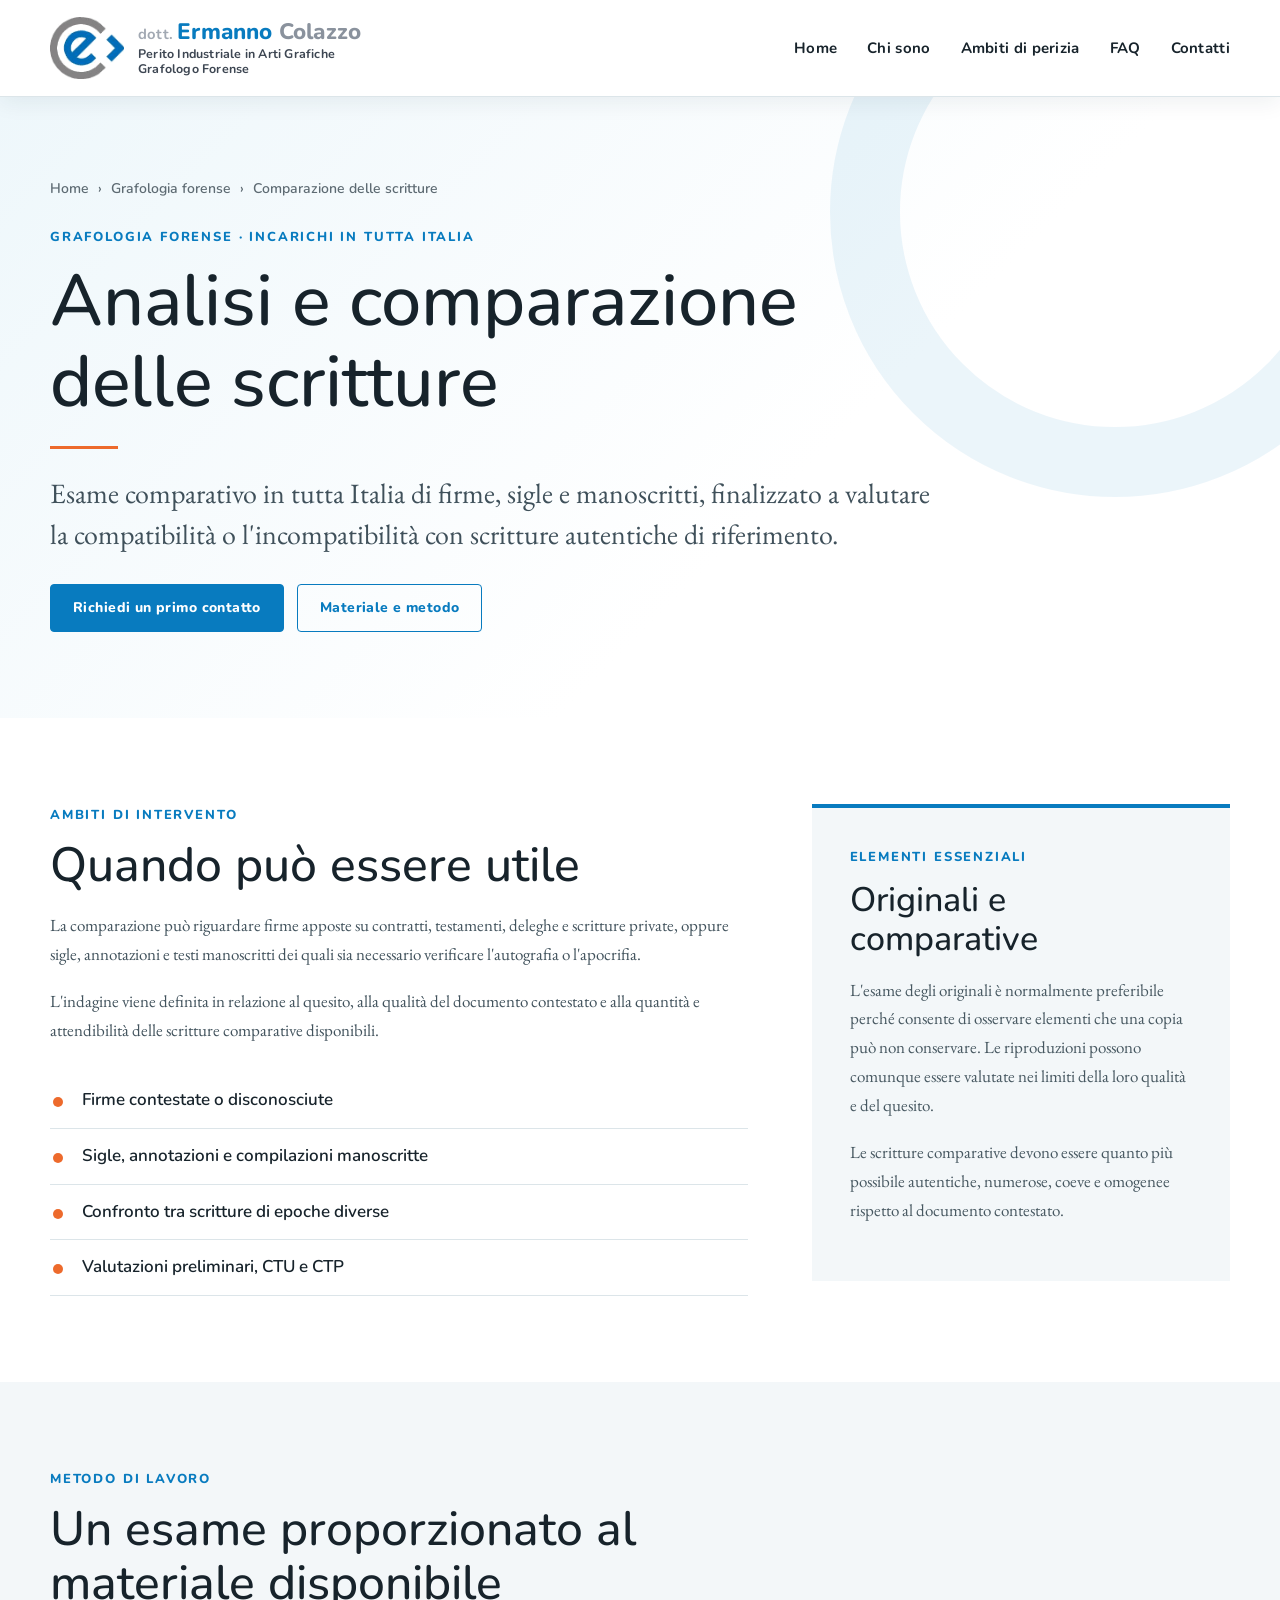
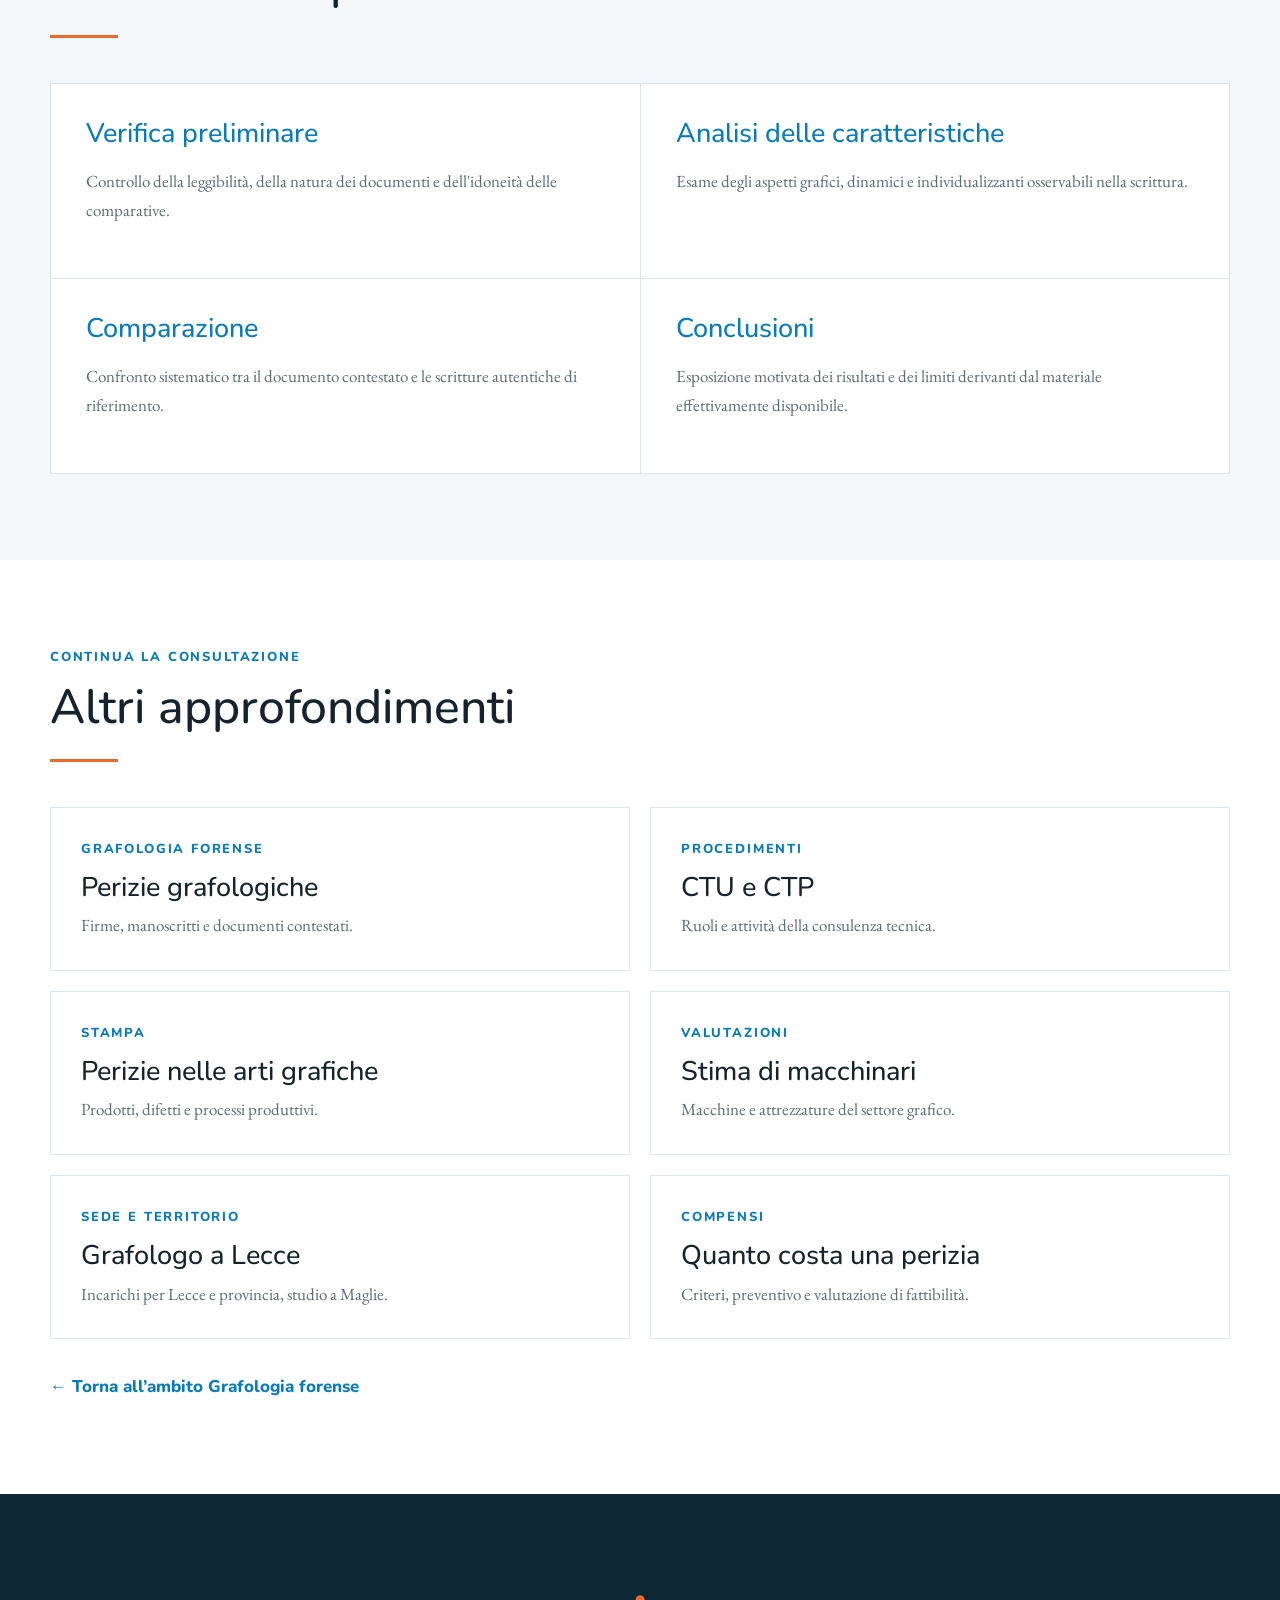
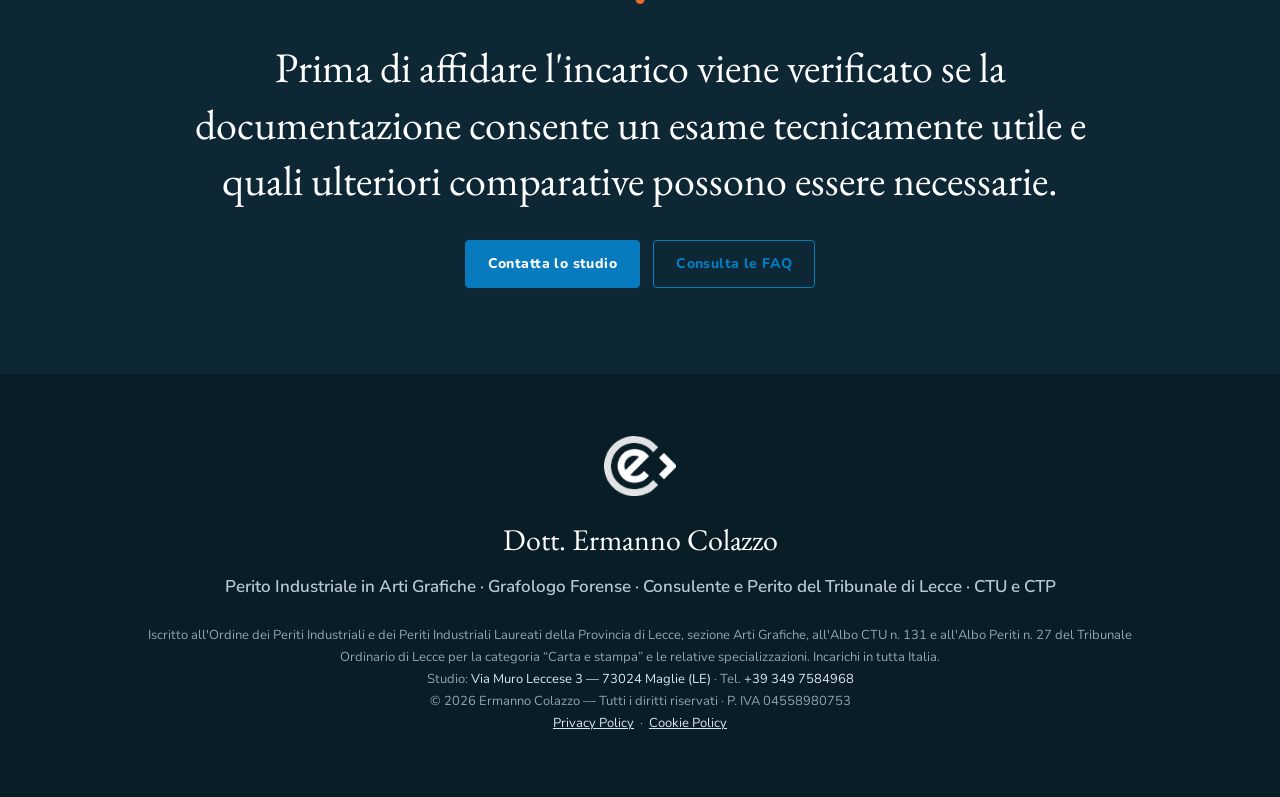
<file: comparazione-scritture/index.html>
<!doctype html>
<html lang="it">
<head>
  <meta charset="utf-8">
  <meta name="viewport" content="width=device-width, initial-scale=1">
  <meta name="robots" content="index, follow, max-image-preview:large">
  <title>Comparazione di scritture e firme: autentiche o false | CTU</title>
  <meta name="description" content="Verifica se una firma o uno scritto è autografo o falso. Perizia di comparazione per cause civili e penali — CTU del Tribunale di Lecce, in tutta Italia.">
  <link rel="canonical" href="https://www.ermannocolazzo.it/comparazione-scritture/">
  <meta property="og:type" content="website"><meta property="og:site_name" content="Dott. Ermanno Colazzo"><meta property="og:locale" content="it_IT"><meta property="og:title" content="Comparazione di scritture e firme: autentiche o false"><meta property="og:description" content="Verifica se una firma o uno scritto è autografo o falso. Perizia di comparazione per cause civili e penali, in tutta Italia."><meta property="og:url" content="https://www.ermannocolazzo.it/comparazione-scritture/"><meta property="og:image" content="https://www.ermannocolazzo.it/social-card.jpg"><meta property="og:image:width" content="1200"><meta property="og:image:height" content="630"><meta name="twitter:card" content="summary_large_image"><meta name="twitter:title" content="Comparazione di scritture e firme: autentiche o false"><meta name="twitter:description" content="Verifica se una firma o uno scritto è autografo o falso. Perizia di comparazione in tutta Italia."><meta name="twitter:image" content="https://www.ermannocolazzo.it/social-card.jpg">
  <link rel="preconnect" href="https://fonts.googleapis.com">
  <link rel="preconnect" href="https://fonts.gstatic.com" crossorigin>
  <link rel="preload" as="style" href="https://fonts.googleapis.com/css2?family=EB+Garamond:ital,wght@0,400;0,500;1,400&amp;family=Nunito:wght@300;400;500;600;700;800&amp;display=swap"><link href="https://fonts.googleapis.com/css2?family=EB+Garamond:ital,wght@0,400;0,500;1,400&amp;family=Nunito:wght@300;400;500;600;700;800&amp;display=swap" rel="stylesheet" media="print" onload="this.media='all'"><noscript><link href="https://fonts.googleapis.com/css2?family=EB+Garamond:ital,wght@0,400;0,500;1,400&amp;family=Nunito:wght@300;400;500;600;700;800&amp;display=swap" rel="stylesheet"></noscript>
  <link rel="stylesheet" href="/styles.css?v=20261026-1">

<script type="application/ld+json">
{"@context":"https://schema.org","@type":"Service","@id":"https://www.ermannocolazzo.it/comparazione-scritture/#service","name":"Analisi e comparazione delle scritture","description":"Analisi comparativa della grafia finalizzata all'identificazione dell'autore della scrittura e alla verifica di autografia o apocrifia di firme e manoscritti.","serviceType":"Comparazione delle scritture","provider":{"@id":"https://www.ermannocolazzo.it/#studio"},"areaServed":{"@type":"Country","name":"Italia"},"url":"https://www.ermannocolazzo.it/comparazione-scritture/","availableChannel":{"@type":"ServiceChannel","serviceUrl":"https://www.ermannocolazzo.it/#contatti"}}
</script>
<script type="application/ld+json">
{"@context":"https://schema.org","@type":"BreadcrumbList","itemListElement":[{"@type":"ListItem","position":1,"name":"Home","item":"https://www.ermannocolazzo.it/"},{"@type":"ListItem","position":2,"name":"Grafologia forense","item":"https://www.ermannocolazzo.it/perizie-grafologiche/"},{"@type":"ListItem","position":3,"name":"Comparazione delle scritture","item":"https://www.ermannocolazzo.it/comparazione-scritture/"}]}
</script>
</head>
<body>
  <header id="site-header">
    <div class="container nav">
      <a href="/#home" class="brand">
        <img class="logo-emblem" src="/logo-emblem.png?v=20260805-13" alt="Logo Ermanno Colazzo" width="167" height="140">
        <span class="wordmark"><span class="l1"><span class="d">dott. </span><span class="e">Ermanno </span><span class="c">Colazzo</span></span><span class="l2">Perito Industriale in Arti Grafiche<span class="role-break">Grafologo Forense</span></span></span>
      </a>
      <nav class="menu" aria-label="Navigazione principale"><ul id="navmenu"><li><a href="/#home" onclick="closeMenu()">Home</a></li><li><a href="/#chi-sono" onclick="closeMenu()">Chi sono</a></li><li><a href="/#ambiti-principali" onclick="closeMenu()">Ambiti di perizia</a></li><li><a href="/#faq" onclick="closeMenu()">FAQ</a></li><li><a href="/#contatti" onclick="closeMenu()">Contatti</a></li></ul></nav>
      <button class="menu-btn" type="button" aria-label="Menu" aria-controls="navmenu" aria-expanded="false" onclick="toggleMenu(this)">☰</button>
    </div>
  </header>

  <main>
    <section class="subpage-hero">
      <div class="container">
        <nav class="breadcrumbs" aria-label="Percorso"><a href="/#home">Home</a><span aria-hidden="true">›</span><a href="/perizie-grafologiche/">Grafologia forense</a><span aria-hidden="true">›</span><span aria-current="page">Comparazione delle scritture</span></nav>
        <span class="kicker">Grafologia forense · Incarichi in tutta Italia</span>
        <h1>Analisi e comparazione delle scritture</h1>
        <div class="divider"></div>
        <p class="lead">Esame comparativo in tutta Italia di firme, sigle e manoscritti, finalizzato a valutare la compatibilità o l'incompatibilità con scritture autentiche di riferimento.</p>
        <div class="cta"><a class="btn solid" href="/#contatti">Richiedi un primo contatto</a><a class="btn" href="#metodo">Materiale e metodo</a></div>
      </div>
    </section>

    <section>
      <div class="container content-grid">
        <article>
          <span class="kicker">Ambiti di intervento</span>
          <h2>Quando può essere utile</h2>
          <p>La comparazione può riguardare firme apposte su contratti, testamenti, deleghe e scritture private, oppure sigle, annotazioni e testi manoscritti dei quali sia necessario verificare l'autografia o l'apocrifia.</p>
          <p>L'indagine viene definita in relazione al quesito, alla qualità del documento contestato e alla quantità e attendibilità delle scritture comparative disponibili.</p>
          <ul class="evidence-list">
            <li>Firme contestate o disconosciute</li>
            <li>Sigle, annotazioni e compilazioni manoscritte</li>
            <li>Confronto tra scritture di epoche diverse</li>
            <li>Valutazioni preliminari, CTU e CTP</li>
          </ul>
        </article>
        <aside class="evidence-box">
          <span class="kicker">Elementi essenziali</span>
          <h2>Originali e comparative</h2>
          <p>L'esame degli originali è normalmente preferibile perché consente di osservare elementi che una copia può non conservare. Le riproduzioni possono comunque essere valutate nei limiti della loro qualità e del quesito.</p>
          <p>Le scritture comparative devono essere quanto più possibile autentiche, numerose, coeve e omogenee rispetto al documento contestato.</p>
        </aside>
      </div>
    </section>

    <section class="alt method-section" id="metodo">
      <div class="container">
        <div class="section-head"><span class="kicker">Metodo di lavoro</span><h2>Un esame proporzionato al materiale disponibile</h2><div class="divider"></div></div>
        <div class="method-list">
          <article class="method-item"><h3>Verifica preliminare</h3><p>Controllo della leggibilità, della natura dei documenti e dell'idoneità delle comparative.</p></article>
          <article class="method-item"><h3>Analisi delle caratteristiche</h3><p>Esame degli aspetti grafici, dinamici e individualizzanti osservabili nella scrittura.</p></article>
          <article class="method-item"><h3>Comparazione</h3><p>Confronto sistematico tra il documento contestato e le scritture autentiche di riferimento.</p></article>
          <article class="method-item"><h3>Conclusioni</h3><p>Esposizione motivata dei risultati e dei limiti derivanti dal materiale effettivamente disponibile.</p></article>
        </div>
      </div>
    </section>

    <section class="related-section">
      <div class="container">
        <div class="section-head"><span class="kicker">Continua la consultazione</span><h2>Altri approfondimenti</h2><div class="divider"></div></div>
        <div class="related-grid">
          <a class="related-card" href="/perizie-grafologiche/"><span class="kicker">Grafologia forense</span><h3>Perizie grafologiche</h3><p>Firme, manoscritti e documenti contestati.</p></a>
          <a class="related-card" href="/ctu-ctp/"><span class="kicker">Procedimenti</span><h3>CTU e CTP</h3><p>Ruoli e attività della consulenza tecnica.</p></a>
          <a class="related-card" href="/perizie-arti-grafiche/"><span class="kicker">Stampa</span><h3>Perizie nelle arti grafiche</h3><p>Prodotti, difetti e processi produttivi.</p></a>
          <a class="related-card" href="/stima-macchinari/"><span class="kicker">Valutazioni</span><h3>Stima di macchinari</h3><p>Macchine e attrezzature del settore grafico.</p></a>
          <a class="related-card" href="/grafologo-lecce/"><span class="kicker">Sede e territorio</span><h3>Grafologo a Lecce</h3><p>Incarichi per Lecce e provincia, studio a Maglie.</p></a>
          <a class="related-card" href="/costi-perizia/"><span class="kicker">Compensi</span><h3>Quanto costa una perizia</h3><p>Criteri, preventivo e valutazione di fattibilità.</p></a>
        </div>
        <div class="services-back"><a href="/perizie-grafologiche/">← Torna all’ambito Grafologia forense</a></div>
      </div>
    </section>

    <section class="quote">
      <div class="container">
        <span class="q-mark">·</span>
        <blockquote>Prima di affidare l'incarico viene verificato se la documentazione consente un esame tecnicamente utile e quali ulteriori comparative possono essere necessarie.</blockquote>
        <div class="error-links" style="margin-top:30px"><a class="btn solid" href="/#contatti">Contatta lo studio</a><a class="btn" href="/faq/#grafologia">Consulta le FAQ</a></div>
      </div>
    </section>
  </main>

  <footer>
    <div class="container">
      <img class="logo-emblem-w" src="/logo-emblem-white.png?v=20260805-13" alt="Logo Ermanno Colazzo" width="167" height="140" loading="lazy" decoding="async">
      <div class="fname">Dott. Ermanno Colazzo</div>
      <div class="frole">Perito Industriale in Arti Grafiche · Grafologo Forense · Consulente e Perito del Tribunale di Lecce · CTU e CTP</div>
      <div class="fnote">Iscritto all'Ordine dei Periti Industriali e dei Periti Industriali Laureati della Provincia di Lecce, sezione Arti Grafiche, all'Albo CTU n. 131 e all'Albo Periti n. 27 del Tribunale Ordinario di Lecce per la categoria “Carta e stampa” e le relative specializzazioni. Incarichi in tutta Italia.<br>Studio: <a href="https://www.google.com/maps/search/?api=1&amp;query=Ermanno%20Colazzo%20grafologo&amp;query_place_id=ChIJiRCCEhYWRBMRFMX5X6p7iag">Via Muro Leccese 3 — 73024 Maglie (LE)</a> · Tel. <a href="tel:+393497584968">+39 349 7584968</a><br>© 2026 Ermanno Colazzo — Tutti i diritti riservati · P. IVA 04558980753<br><a href="/privacy-policy/" style="text-decoration:underline">Privacy Policy</a> &nbsp;·&nbsp; <a href="/cookie-policy/" style="text-decoration:underline">Cookie Policy</a></div>
    </div>
  </footer>
  <script>function toggleMenu(button){const open=document.getElementById('navmenu').classList.toggle('open');button.setAttribute('aria-expanded',String(open))}function closeMenu(){document.getElementById('navmenu').classList.remove('open');document.querySelector('.menu-btn').setAttribute('aria-expanded','false')}</script>
</body>
</html>
</file>
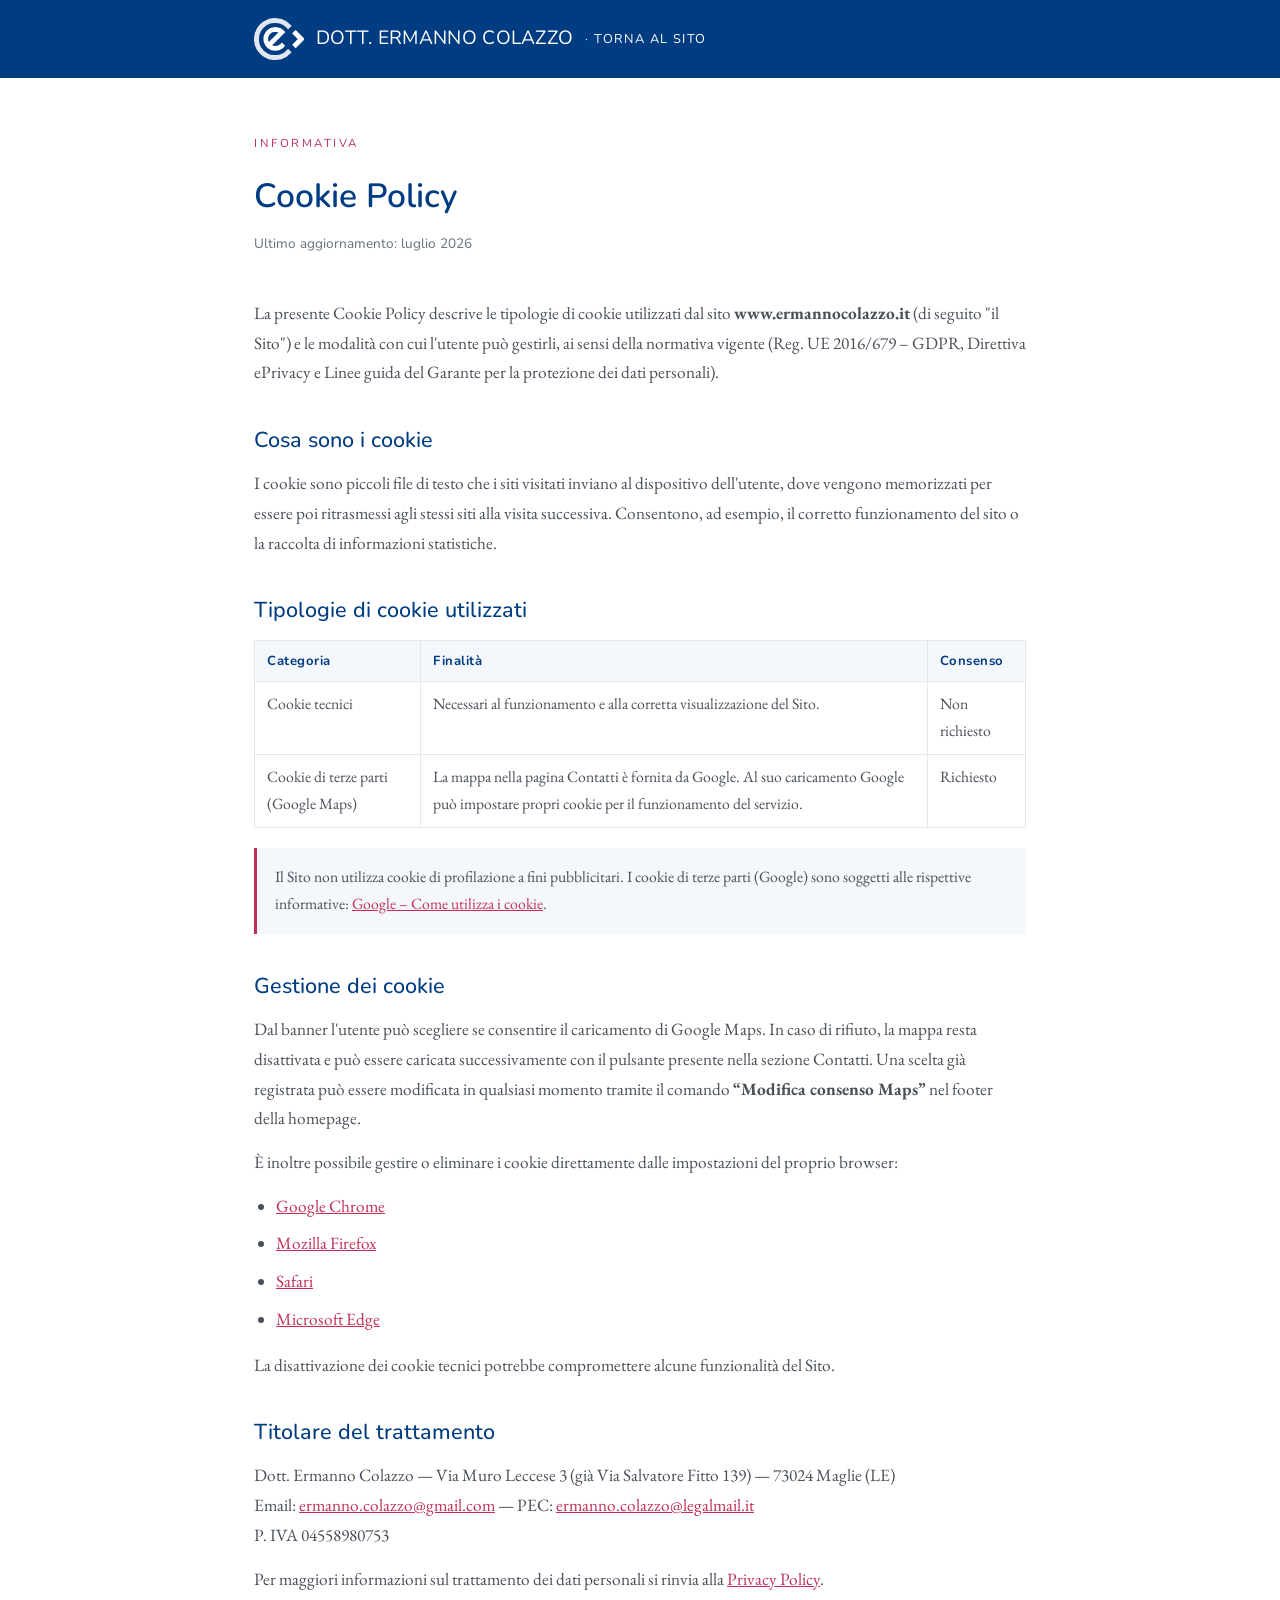
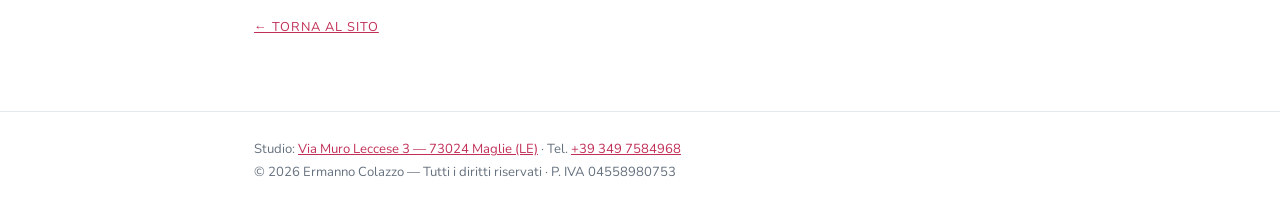
<file: cookie-policy/index.html>
<!doctype html>
<html lang="it"><head>
<meta charset="UTF-8">
<meta name="viewport" content="width=device-width, initial-scale=1.0">
<title>Cookie Policy — Dott. Ermanno Colazzo</title>
<meta name="description" content="Informativa sui cookie tecnici e sul consenso facoltativo a Google Maps del sito del Dott. Ermanno Colazzo.">
<meta name="robots" content="noindex, follow">
<link rel="canonical" href="https://www.ermannocolazzo.it/cookie-policy/">
<meta property="og:type" content="website"><meta property="og:site_name" content="Dott. Ermanno Colazzo"><meta property="og:locale" content="it_IT"><meta property="og:title" content="Cookie Policy — Dott. Ermanno Colazzo"><meta property="og:description" content="Informativa sui cookie tecnici e sul consenso facoltativo a Google Maps."><meta property="og:url" content="https://www.ermannocolazzo.it/cookie-policy/"><meta property="og:image" content="https://www.ermannocolazzo.it/social-card.jpg"><meta name="twitter:card" content="summary_large_image"><meta name="twitter:title" content="Cookie Policy — Dott. Ermanno Colazzo"><meta name="twitter:description" content="Informativa sui cookie e sulle preferenze per Google Maps."><meta name="twitter:image" content="https://www.ermannocolazzo.it/social-card.jpg">
<link rel="preconnect" href="https://fonts.googleapis.com">
<link rel="preconnect" href="https://fonts.gstatic.com" crossorigin="">
<link rel="preload" as="style" href="https://fonts.googleapis.com/css2?family=EB+Garamond:ital,wght@0,400;0,500;1,400&amp;family=Nunito:wght@300;400;500;600;700;800&amp;display=swap"><link href="https://fonts.googleapis.com/css2?family=EB+Garamond:ital,wght@0,400;0,500;1,400&amp;family=Nunito:wght@300;400;500;600;700;800&amp;display=swap" rel="stylesheet" media="print" onload="this.media='all'"><noscript><link href="https://fonts.googleapis.com/css2?family=EB+Garamond:ital,wght@0,400;0,500;1,400&amp;family=Nunito:wght@300;400;500;600;700;800&amp;display=swap" rel="stylesheet"></noscript>
<style>
  :root{--blue:#003c81;--accent:#c12f57;--ink:#26292d;--body:#4a5058;--muted:#66717e;--line:#e3e8ef;--bg:#ffffff;--bg2:#f4f7fb}
  *{box-sizing:border-box;margin:0;padding:0}
  body{font-family:'EB Garamond',Georgia,serif;color:var(--body);background:var(--bg);line-height:1.72;font-size:1.08rem}
  a{color:var(--accent)}
  .topbar{background:var(--blue);padding:18px 0}
  .wrap{max-width:820px;margin:0 auto;padding:0 24px}
  .topbar a{color:#fff;text-decoration:none;font-family:'Nunito',sans-serif;font-size:.8rem;letter-spacing:1.4px;text-transform:uppercase}
  .topbar .name{font-family:'Nunito',Arial,sans-serif;color:#fff;font-size:1.2rem;letter-spacing:.3px}
  .topbar a{display:flex;align-items:center;gap:12px}
  .topbar-logo{height:42px;width:auto;display:block}
  header.h{padding:56px 0 10px}
  h1{font-family:'Nunito',Arial,sans-serif;color:var(--blue);font-weight:600;font-size:2.1rem;margin-bottom:6px}
  .kick{font-family:'Nunito',sans-serif;letter-spacing:2.5px;text-transform:uppercase;font-size:.72rem;color:var(--accent);margin-bottom:14px}
  main{padding:20px 0 70px}
  h2{font-family:'Nunito',Arial,sans-serif;color:var(--blue);font-weight:500;font-size:1.35rem;margin:34px 0 10px}
  p{margin-bottom:14px}
  ul{margin:0 0 16px 22px}
  li{margin-bottom:8px}
  table{border-collapse:collapse;width:100%;margin:10px 0 20px;font-size:.98rem}
  th,td{border:1px solid var(--line);padding:9px 12px;text-align:left;vertical-align:top}
  th{background:var(--bg2);font-family:'Nunito',sans-serif;font-size:.82rem;letter-spacing:.5px;color:var(--blue)}
  .note{background:var(--bg2);border-left:3px solid var(--accent);padding:16px 18px;font-size:.98rem;margin:18px 0}
  footer{border-top:1px solid var(--line);padding:26px 0;font-family:'Nunito',sans-serif;font-size:.82rem;color:var(--muted)}
  .back{display:inline-block;margin-top:8px;font-family:'Nunito',sans-serif;font-size:.8rem;letter-spacing:1px;text-transform:uppercase}
</style>
</head>
<body>
<div class="topbar"><div class="wrap"><a href="/"><img class="topbar-logo" src="/logo-emblem-white.png?v=20260805-13" alt="Logo Ermanno Colazzo" width="167" height="140"><span class="name">Dott. Ermanno Colazzo</span><span>· torna al sito</span></a></div></div>
<div class="wrap">
  <header class="h">
    <div class="kick">Informativa</div>
    <h1>Cookie Policy</h1>
    <p style="color:var(--muted);font-family:'Nunito',sans-serif;font-size:.85rem">Ultimo aggiornamento: luglio 2026</p>
  </header>
  <main>
    <p>La presente Cookie Policy descrive le tipologie di cookie utilizzati dal sito <strong>www.ermannocolazzo.it</strong> (di seguito "il Sito") e le modalità con cui l'utente può gestirli, ai sensi della normativa vigente (Reg. UE 2016/679 – GDPR, Direttiva ePrivacy e Linee guida del Garante per la protezione dei dati personali).</p>

    <h2>Cosa sono i cookie</h2>
    <p>I cookie sono piccoli file di testo che i siti visitati inviano al dispositivo dell'utente, dove vengono memorizzati per essere poi ritrasmessi agli stessi siti alla visita successiva. Consentono, ad esempio, il corretto funzionamento del sito o la raccolta di informazioni statistiche.</p>

    <h2>Tipologie di cookie utilizzati</h2>
    <table>
      <tbody><tr><th>Categoria</th><th>Finalità</th><th>Consenso</th></tr>
      <tr><td>Cookie tecnici</td><td>Necessari al funzionamento e alla corretta visualizzazione del Sito.</td><td>Non richiesto</td></tr>
      <tr><td>Cookie di terze parti (Google Maps)</td><td>La mappa nella pagina Contatti è fornita da Google. Al suo caricamento Google può impostare propri cookie per il funzionamento del servizio.</td><td>Richiesto</td></tr>
    </tbody></table>

    <div class="note">Il Sito non utilizza cookie di profilazione a fini pubblicitari. I cookie di terze parti (Google) sono soggetti alle rispettive informative: <a href="https://policies.google.com/technologies/cookies" target="_blank" rel="noopener">Google – Come utilizza i cookie</a>.</div>

    <h2>Gestione dei cookie</h2>
    <p>Dal banner l'utente può scegliere se consentire il caricamento di Google Maps. In caso di rifiuto, la mappa resta disattivata e può essere caricata successivamente con il pulsante presente nella sezione Contatti. Una scelta già registrata può essere modificata in qualsiasi momento tramite il comando <strong>“Modifica consenso Maps”</strong> nel footer della homepage.</p>
    <p>È inoltre possibile gestire o eliminare i cookie direttamente dalle impostazioni del proprio browser:</p>
    <ul>
      <li><a href="https://support.google.com/chrome/answer/95647" target="_blank" rel="noopener">Google Chrome</a></li>
      <li><a href="https://support.mozilla.org/it/kb/Gestione%20dei%20cookie" target="_blank" rel="noopener">Mozilla Firefox</a></li>
      <li><a href="https://support.apple.com/it-it/guide/safari/sfri11471/mac" target="_blank" rel="noopener">Safari</a></li>
      <li><a href="https://support.microsoft.com/it-it/microsoft-edge" target="_blank" rel="noopener">Microsoft Edge</a></li>
    </ul>
    <p>La disattivazione dei cookie tecnici potrebbe compromettere alcune funzionalità del Sito.</p>

    <h2>Titolare del trattamento</h2>
    <p>Dott. Ermanno Colazzo — Via Muro Leccese 3 (già Via Salvatore Fitto 139) — 73024 Maglie (LE)<br>
    <!--email_off-->Email: <a href="mailto:ermanno.colazzo@gmail.com">ermanno.colazzo@gmail.com</a> — PEC: <a href="mailto:ermanno.colazzo@legalmail.it">ermanno.colazzo@legalmail.it</a><!--/email_off--><br>
    P. IVA 04558980753</p>
    <p>Per maggiori informazioni sul trattamento dei dati personali si rinvia alla <a href="/privacy-policy/">Privacy Policy</a>.</p>
    <a class="back" href="/">← Torna al sito</a>
  </main>
</div>
<footer><div class="wrap">Studio: <a href="https://www.google.com/maps/search/?api=1&amp;query=Ermanno%20Colazzo%20grafologo&amp;query_place_id=ChIJiRCCEhYWRBMRFMX5X6p7iag">Via Muro Leccese 3 — 73024 Maglie (LE)</a> · Tel. <a href="tel:+393497584968">+39 349 7584968</a><br>© <span id="y">2026</span> Ermanno Colazzo — Tutti i diritti riservati · P. IVA 04558980753</div></footer>
<script>document.getElementById('y').textContent=new Date().getFullYear();</script>


</body></html>
</file>
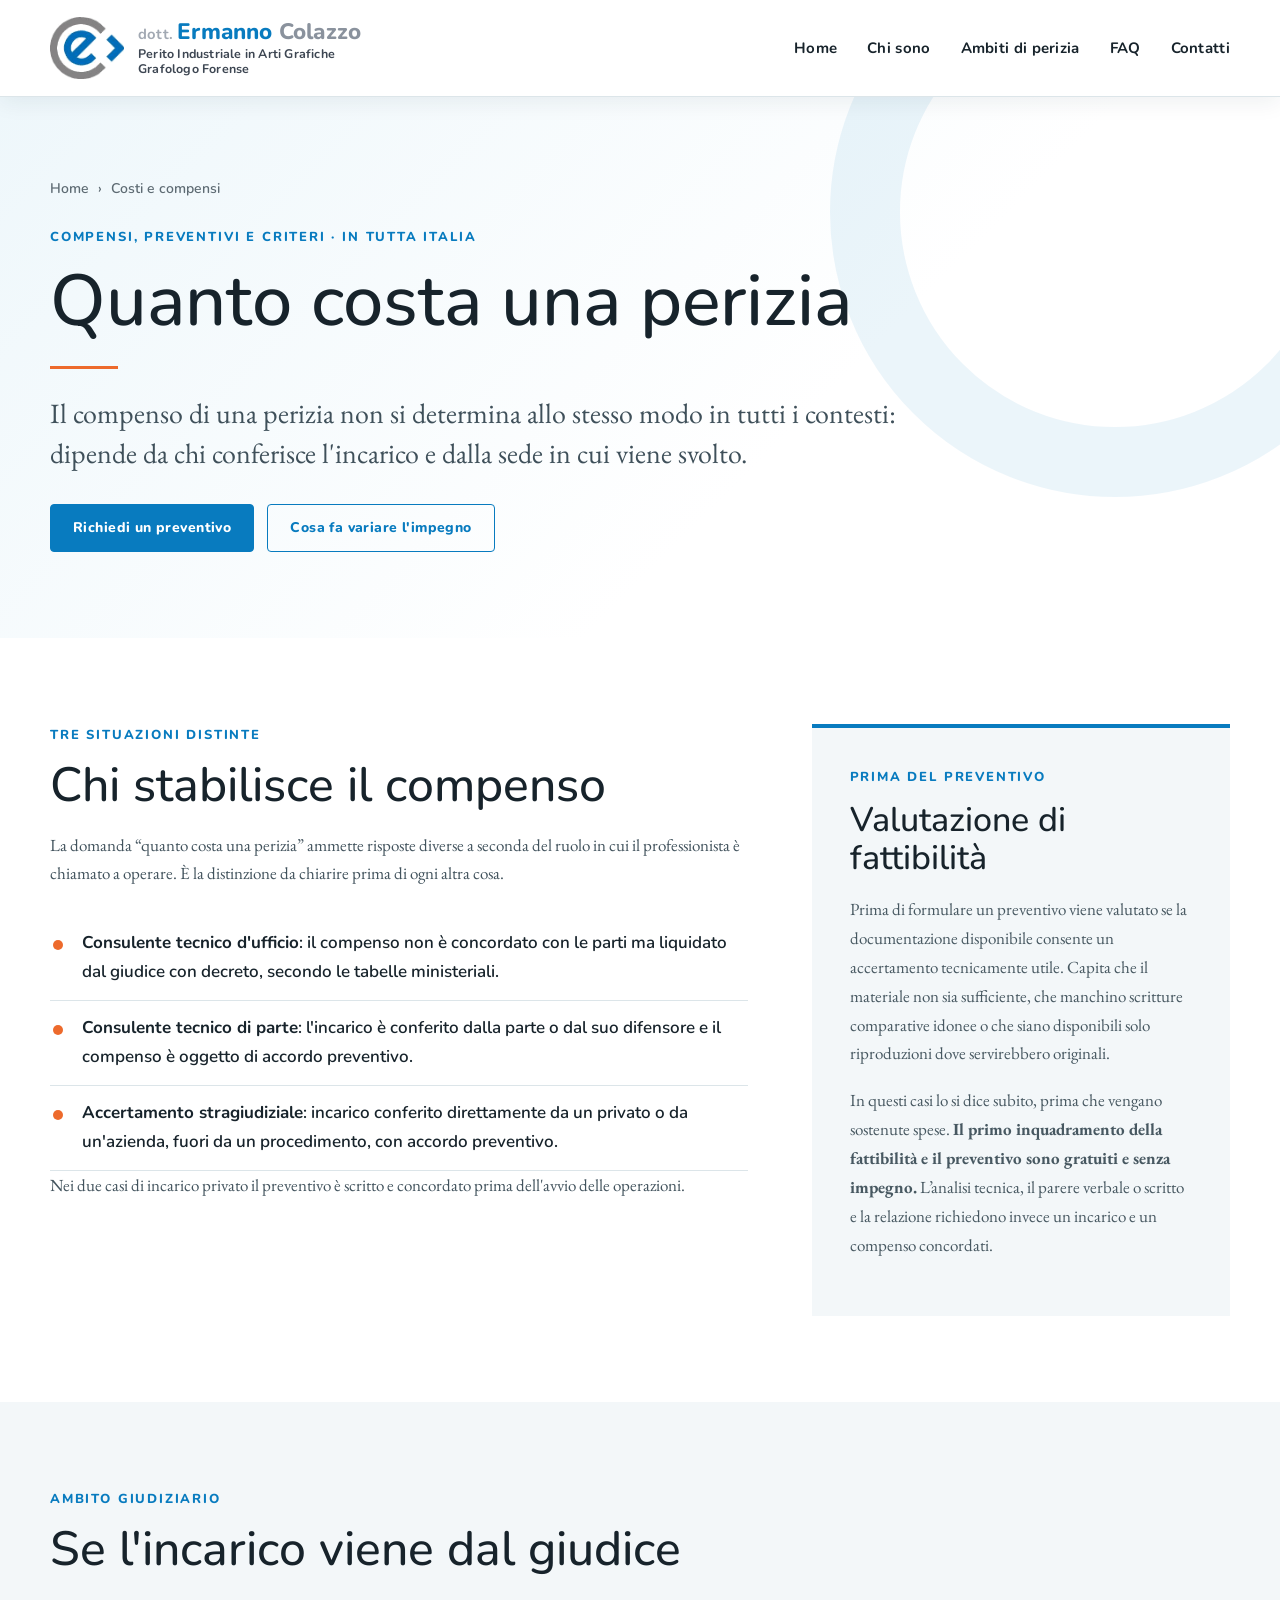
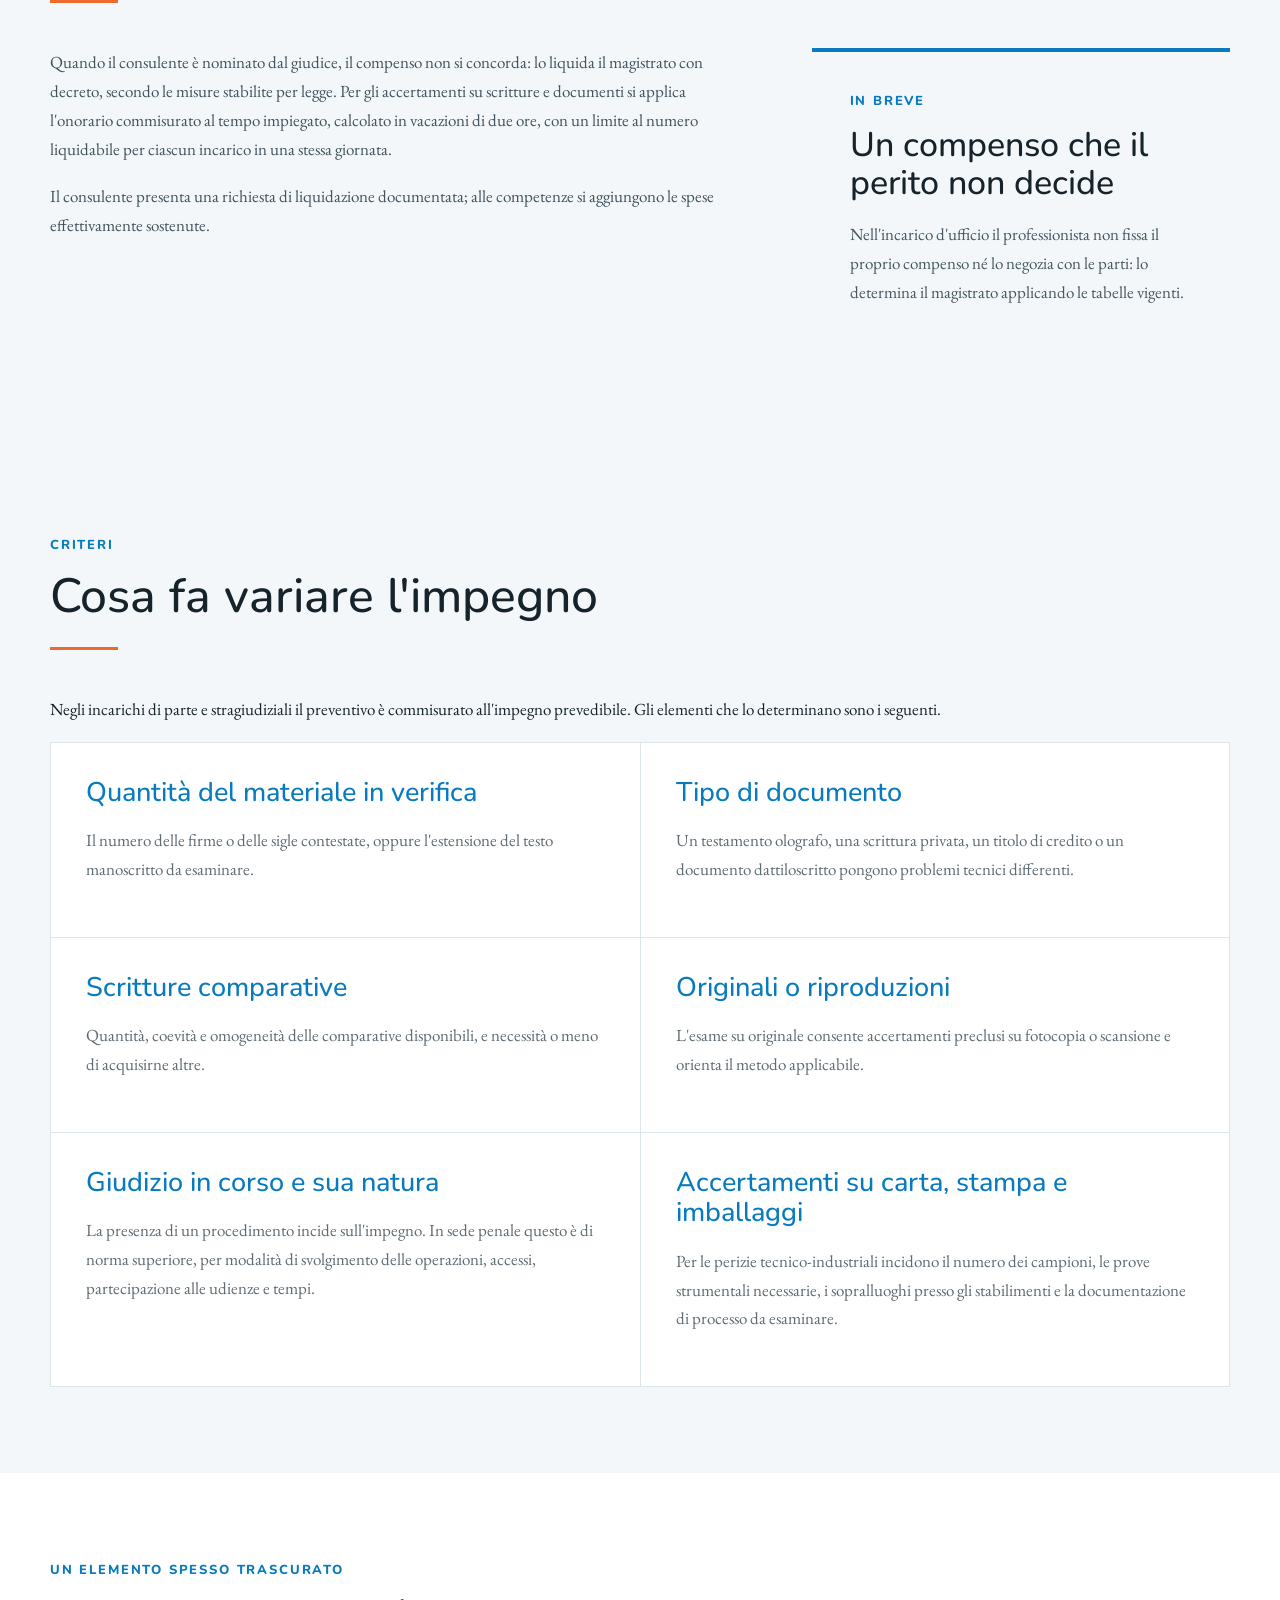
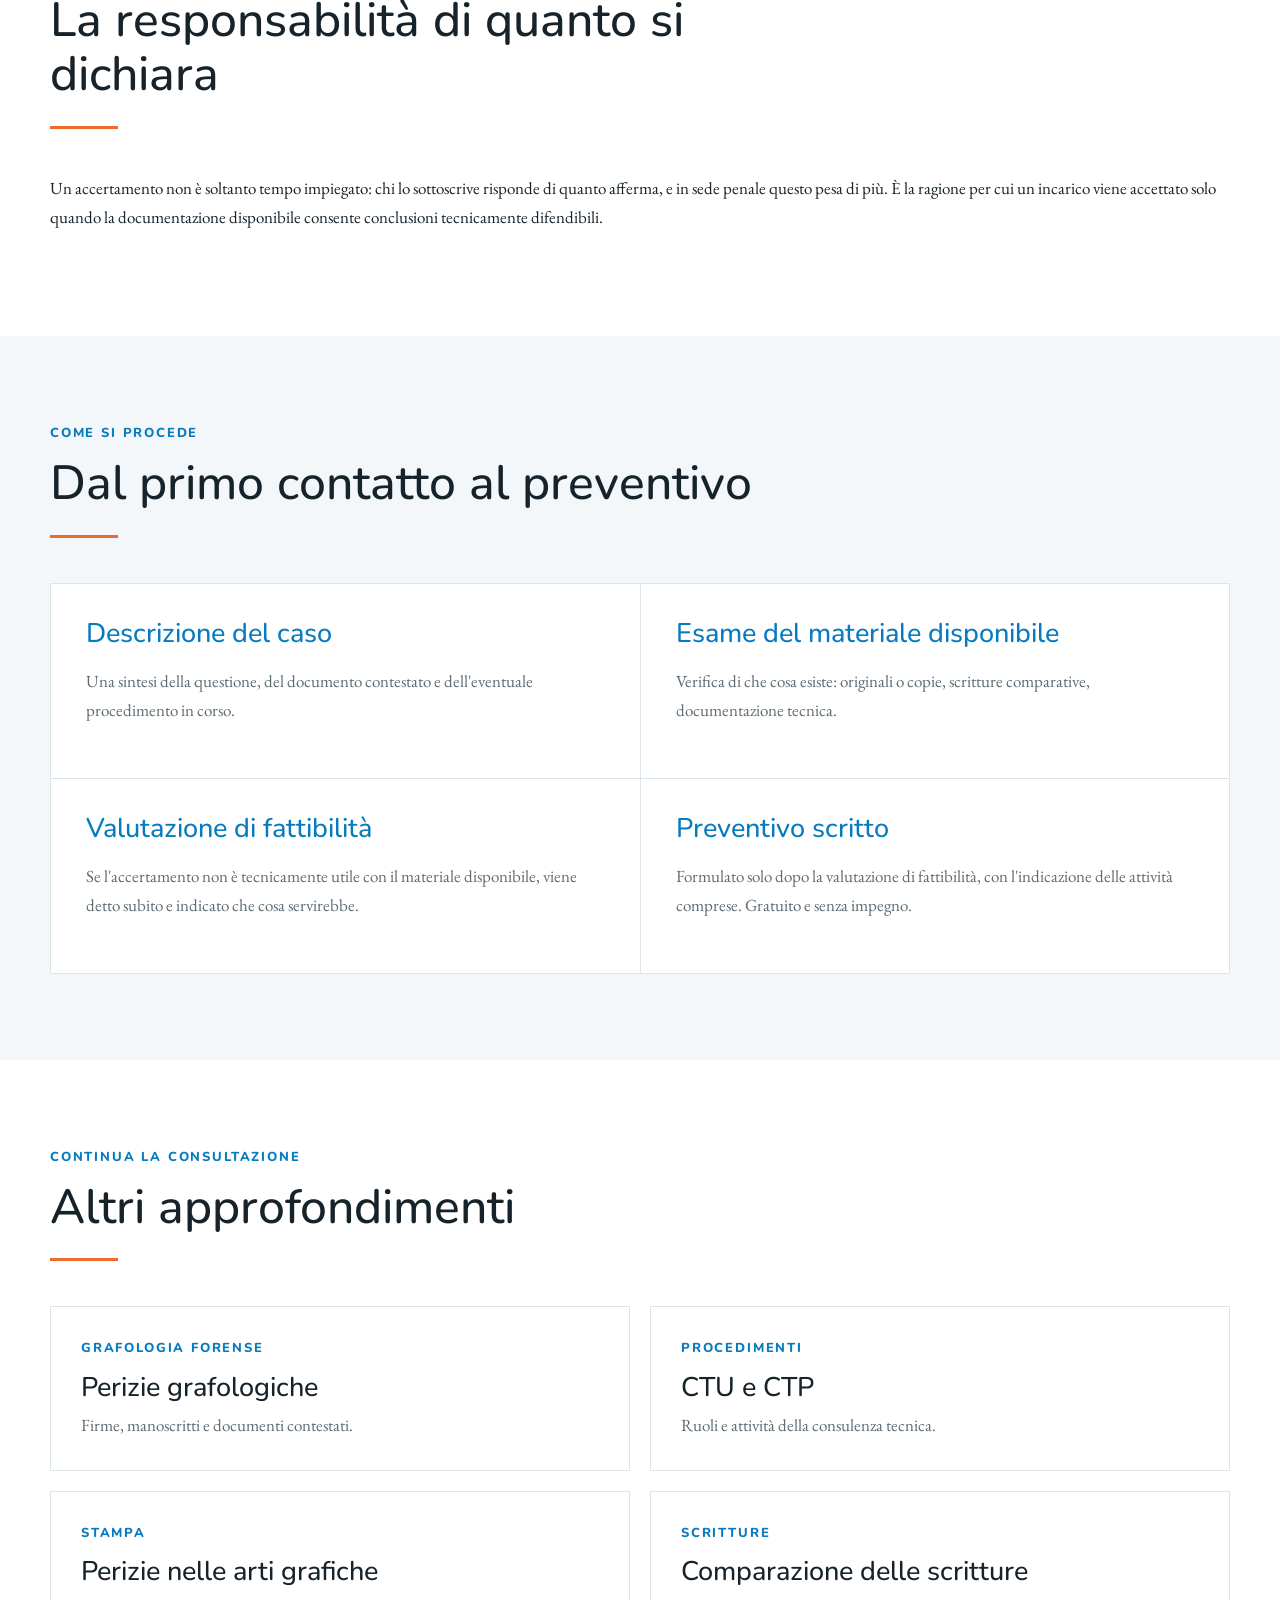
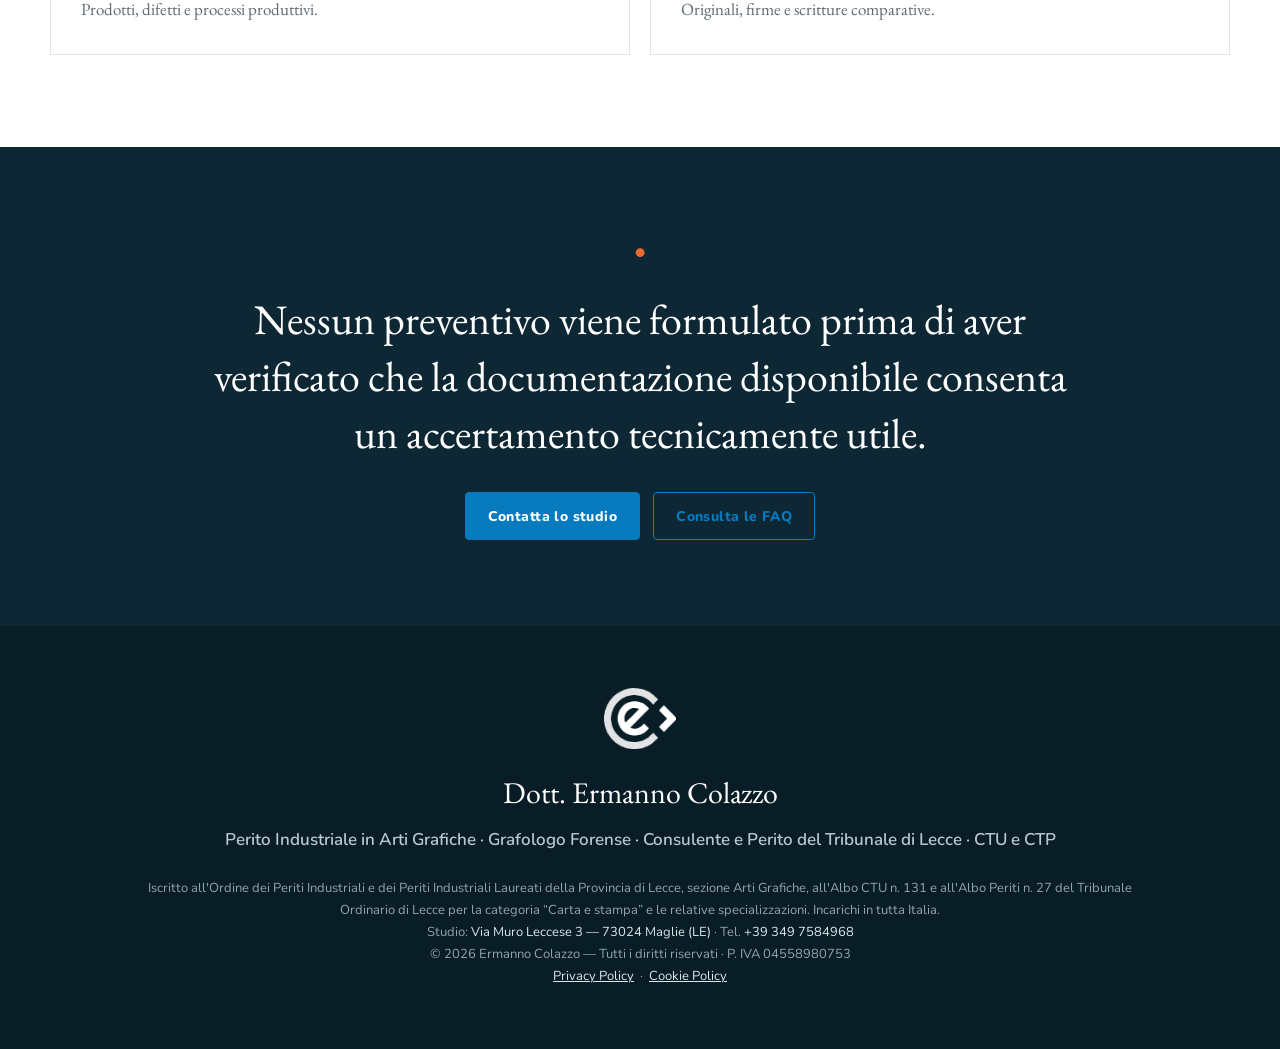
<file: costi-perizia/index.html>
<!doctype html>
<html lang="it">
<head>
  <meta charset="utf-8">
  <meta name="viewport" content="width=device-width, initial-scale=1">
  <meta name="robots" content="index, follow, max-image-preview:large">
  <title>Quanto costa una perizia: come si determina il compenso</title>
  <meta name="description" content="Chi stabilisce il compenso di una perizia: CTU liquidato dal giudice, CTP e incarico stragiudiziale. Valutazione di fattibilità e preventivo gratuiti.">
  <link rel="canonical" href="https://www.ermannocolazzo.it/costi-perizia/">
  <meta property="og:type" content="website"><meta property="og:site_name" content="Dott. Ermanno Colazzo"><meta property="og:locale" content="it_IT"><meta property="og:title" content="Quanto costa una perizia: come si determina il compenso"><meta property="og:description" content="CTU, CTP e incarichi stragiudiziali: chi stabilisce il compenso, cosa lo fa variare e come si arriva a un preventivo."><meta property="og:url" content="https://www.ermannocolazzo.it/costi-perizia/"><meta property="og:image" content="https://www.ermannocolazzo.it/social-card.jpg"><meta property="og:image:width" content="1200"><meta property="og:image:height" content="630"><meta name="twitter:card" content="summary_large_image"><meta name="twitter:title" content="Quanto costa una perizia: come si determina il compenso"><meta name="twitter:description" content="CTU, CTP e incarichi stragiudiziali: chi stabilisce il compenso e cosa lo fa variare."><meta name="twitter:image" content="https://www.ermannocolazzo.it/social-card.jpg">
  <link rel="preconnect" href="https://fonts.googleapis.com">
  <link rel="preconnect" href="https://fonts.gstatic.com" crossorigin>
  <link rel="preload" as="style" href="https://fonts.googleapis.com/css2?family=EB+Garamond:ital,wght@0,400;0,500;1,400&amp;family=Nunito:wght@300;400;500;600;700;800&amp;display=swap"><link href="https://fonts.googleapis.com/css2?family=EB+Garamond:ital,wght@0,400;0,500;1,400&amp;family=Nunito:wght@300;400;500;600;700;800&amp;display=swap" rel="stylesheet" media="print" onload="this.media='all'"><noscript><link href="https://fonts.googleapis.com/css2?family=EB+Garamond:ital,wght@0,400;0,500;1,400&amp;family=Nunito:wght@300;400;500;600;700;800&amp;display=swap" rel="stylesheet"></noscript>
  <link rel="stylesheet" href="/styles.css?v=20261026-1">

<script type="application/ld+json">
{"@context":"https://schema.org","@type":"WebPage","@id":"https://www.ermannocolazzo.it/costi-perizia/#webpage","name":"Quanto costa una perizia: come si determina il compenso","description":"Come si determina il compenso di una perizia grafologica o tecnica nei diversi contesti: consulenza tecnica d'ufficio, consulenza tecnica di parte e incarico stragiudiziale.","url":"https://www.ermannocolazzo.it/costi-perizia/","inLanguage":"it-IT","about":{"@id":"https://www.ermannocolazzo.it/#studio"},"publisher":{"@id":"https://www.ermannocolazzo.it/#studio"}}
</script>
<script type="application/ld+json">
{"@context":"https://schema.org","@type":"BreadcrumbList","itemListElement":[{"@type":"ListItem","position":1,"name":"Home","item":"https://www.ermannocolazzo.it/"},{"@type":"ListItem","position":2,"name":"Costi e compensi","item":"https://www.ermannocolazzo.it/costi-perizia/"}]}
</script>
</head>
<body>
  <header id="site-header">
    <div class="container nav">
      <a href="/#home" class="brand">
        <img class="logo-emblem" src="/logo-emblem.png?v=20260805-13" alt="Logo Ermanno Colazzo" width="167" height="140">
        <span class="wordmark"><span class="l1"><span class="d">dott. </span><span class="e">Ermanno </span><span class="c">Colazzo</span></span><span class="l2">Perito Industriale in Arti Grafiche<span class="role-break">Grafologo Forense</span></span></span>
      </a>
      <nav class="menu" aria-label="Navigazione principale"><ul id="navmenu"><li><a href="/#home" onclick="closeMenu()">Home</a></li><li><a href="/#chi-sono" onclick="closeMenu()">Chi sono</a></li><li><a href="/#ambiti-principali" onclick="closeMenu()">Ambiti di perizia</a></li><li><a href="/#faq" onclick="closeMenu()">FAQ</a></li><li><a href="/#contatti" onclick="closeMenu()">Contatti</a></li></ul></nav>
      <button class="menu-btn" type="button" aria-label="Menu" aria-controls="navmenu" aria-expanded="false" onclick="toggleMenu(this)">☰</button>
    </div>
  </header>

  <main>
    <section class="subpage-hero">
      <div class="container">
        <nav class="breadcrumbs" aria-label="Percorso"><a href="/#home">Home</a><span aria-hidden="true">›</span><span aria-current="page">Costi e compensi</span></nav>
        <span class="kicker">Compensi, preventivi e criteri · In tutta Italia</span>
        <h1>Quanto costa una perizia</h1>
        <div class="divider"></div>
        <p class="lead">Il compenso di una perizia non si determina allo stesso modo in tutti i contesti: dipende da chi conferisce l'incarico e dalla sede in cui viene svolto.</p>
        <div class="cta"><a class="btn solid" href="/#contatti">Richiedi un preventivo</a><a class="btn" href="#variabili">Cosa fa variare l'impegno</a></div>
      </div>
    </section>

    <section>
      <div class="container content-grid">
        <article>
          <span class="kicker">Tre situazioni distinte</span>
          <h2>Chi stabilisce il compenso</h2>
          <p>La domanda “quanto costa una perizia” ammette risposte diverse a seconda del ruolo in cui il professionista è chiamato a operare. È la distinzione da chiarire prima di ogni altra cosa.</p>
          <ul class="evidence-list">
            <li><strong>Consulente tecnico d'ufficio</strong>: il compenso non è concordato con le parti ma liquidato dal giudice con decreto, secondo le tabelle ministeriali.</li>
            <li><strong>Consulente tecnico di parte</strong>: l'incarico è conferito dalla parte o dal suo difensore e il compenso è oggetto di accordo preventivo.</li>
            <li><strong>Accertamento stragiudiziale</strong>: incarico conferito direttamente da un privato o da un'azienda, fuori da un procedimento, con accordo preventivo.</li>
          </ul>
          <p>Nei due casi di incarico privato il preventivo è scritto e concordato prima dell'avvio delle operazioni.</p>
        </article>
        <aside class="evidence-box">
          <span class="kicker">Prima del preventivo</span>
          <h2>Valutazione di fattibilità</h2>
          <p>Prima di formulare un preventivo viene valutato se la documentazione disponibile consente un accertamento tecnicamente utile. Capita che il materiale non sia sufficiente, che manchino scritture comparative idonee o che siano disponibili solo riproduzioni dove servirebbero originali.</p>
          <p>In questi casi lo si dice subito, prima che vengano sostenute spese. <strong>Il primo inquadramento della fattibilità e il preventivo sono gratuiti e senza impegno.</strong> L’analisi tecnica, il parere verbale o scritto e la relazione richiedono invece un incarico e un compenso concordati.</p>
        </aside>
      </div>
    </section>

    <section class="alt" id="ctu">
      <div class="container">
        <div class="section-head"><span class="kicker">Ambito giudiziario</span><h2>Se l'incarico viene dal giudice</h2><div class="divider"></div></div>
        <div class="content-grid">
          <article>
            <p>Quando il consulente è nominato dal giudice, il compenso non si concorda: lo liquida il magistrato con decreto, secondo le misure stabilite per legge. Per gli accertamenti su scritture e documenti si applica l'onorario commisurato al tempo impiegato, calcolato in vacazioni di due ore, con un limite al numero liquidabile per ciascun incarico in una stessa giornata.</p>
            <p>Il consulente presenta una richiesta di liquidazione documentata; alle competenze si aggiungono le spese effettivamente sostenute.</p>
            </article>
          <aside class="evidence-box">
            <span class="kicker">In breve</span>
            <h2>Un compenso che il perito non decide</h2>
            <p>Nell'incarico d'ufficio il professionista non fissa il proprio compenso né lo negozia con le parti: lo determina il magistrato applicando le tabelle vigenti.</p>
          </aside>
        </div>
      </div>
    </section>

    

    <section class="alt method-section" id="variabili">
      <div class="container">
        <div class="section-head"><span class="kicker">Criteri</span><h2>Cosa fa variare l'impegno</h2><div class="divider"></div></div>
        <p>Negli incarichi di parte e stragiudiziali il preventivo è commisurato all'impegno prevedibile. Gli elementi che lo determinano sono i seguenti.</p>
        <div class="method-list">
          <article class="method-item"><h3>Quantità del materiale in verifica</h3><p>Il numero delle firme o delle sigle contestate, oppure l'estensione del testo manoscritto da esaminare.</p></article>
          <article class="method-item"><h3>Tipo di documento</h3><p>Un testamento olografo, una scrittura privata, un titolo di credito o un documento dattiloscritto pongono problemi tecnici differenti.</p></article>
          <article class="method-item"><h3>Scritture comparative</h3><p>Quantità, coevità e omogeneità delle comparative disponibili, e necessità o meno di acquisirne altre.</p></article>
          <article class="method-item"><h3>Originali o riproduzioni</h3><p>L'esame su originale consente accertamenti preclusi su fotocopia o scansione e orienta il metodo applicabile.</p></article>
          <article class="method-item"><h3>Giudizio in corso e sua natura</h3><p>La presenza di un procedimento incide sull'impegno. In sede penale questo è di norma superiore, per modalità di svolgimento delle operazioni, accessi, partecipazione alle udienze e tempi.</p></article>
          <article class="method-item"><h3>Accertamenti su carta, stampa e imballaggi</h3><p>Per le perizie tecnico-industriali incidono il numero dei campioni, le prove strumentali necessarie, i sopralluoghi presso gli stabilimenti e la documentazione di processo da esaminare.</p></article>
        </div>
      </div>
    </section>

    <section id="responsabilita">
      <div class="container">
        <div class="section-head"><span class="kicker">Un elemento spesso trascurato</span><h2>La responsabilità di quanto si dichiara</h2><div class="divider"></div></div>
        <article>
          <p>Un accertamento non è soltanto tempo impiegato: chi lo sottoscrive risponde di quanto afferma, e in sede penale questo pesa di più. È la ragione per cui un incarico viene accettato solo quando la documentazione disponibile consente conclusioni tecnicamente difendibili.</p>
        </article>
      </div>
    </section>

    <section class="alt method-section" id="preventivo">
      <div class="container">
        <div class="section-head"><span class="kicker">Come si procede</span><h2>Dal primo contatto al preventivo</h2><div class="divider"></div></div>
        <div class="method-list">
          <article class="method-item"><h3>Descrizione del caso</h3><p>Una sintesi della questione, del documento contestato e dell'eventuale procedimento in corso.</p></article>
          <article class="method-item"><h3>Esame del materiale disponibile</h3><p>Verifica di che cosa esiste: originali o copie, scritture comparative, documentazione tecnica.</p></article>
          <article class="method-item"><h3>Valutazione di fattibilità</h3><p>Se l'accertamento non è tecnicamente utile con il materiale disponibile, viene detto subito e indicato che cosa servirebbe.</p></article>
          <article class="method-item"><h3>Preventivo scritto</h3><p>Formulato solo dopo la valutazione di fattibilità, con l'indicazione delle attività comprese. Gratuito e senza impegno.</p></article>
        </div>
      </div>
    </section>

    <section class="related-section">
      <div class="container">
        <div class="section-head"><span class="kicker">Continua la consultazione</span><h2>Altri approfondimenti</h2><div class="divider"></div></div>
        <div class="related-grid">
          <a class="related-card" href="/perizie-grafologiche/"><span class="kicker">Grafologia forense</span><h3>Perizie grafologiche</h3><p>Firme, manoscritti e documenti contestati.</p></a>
          <a class="related-card" href="/ctu-ctp/"><span class="kicker">Procedimenti</span><h3>CTU e CTP</h3><p>Ruoli e attività della consulenza tecnica.</p></a>
          <a class="related-card" href="/perizie-arti-grafiche/"><span class="kicker">Stampa</span><h3>Perizie nelle arti grafiche</h3><p>Prodotti, difetti e processi produttivi.</p></a>
          <a class="related-card" href="/comparazione-scritture/"><span class="kicker">Scritture</span><h3>Comparazione delle scritture</h3><p>Originali, firme e scritture comparative.</p></a>
        </div>
      </div>
    </section>

    <section class="quote">
      <div class="container">
        <span class="q-mark">·</span>
        <blockquote>Nessun preventivo viene formulato prima di aver verificato che la documentazione disponibile consenta un accertamento tecnicamente utile.</blockquote>
        <div class="error-links" style="margin-top:30px"><a class="btn solid" href="/#contatti">Contatta lo studio</a><a class="btn" href="/faq/">Consulta le FAQ</a></div>
      </div>
    </section>
  </main>

  <footer>
    <div class="container">
      <img class="logo-emblem-w" src="/logo-emblem-white.png?v=20260805-13" alt="Logo Ermanno Colazzo" width="167" height="140" loading="lazy" decoding="async">
      <div class="fname">Dott. Ermanno Colazzo</div>
      <div class="frole">Perito Industriale in Arti Grafiche · Grafologo Forense · Consulente e Perito del Tribunale di Lecce · CTU e CTP</div>
      <div class="fnote">Iscritto all'Ordine dei Periti Industriali e dei Periti Industriali Laureati della Provincia di Lecce, sezione Arti Grafiche, all'Albo CTU n. 131 e all'Albo Periti n. 27 del Tribunale Ordinario di Lecce per la categoria “Carta e stampa” e le relative specializzazioni. Incarichi in tutta Italia.<br>Studio: <a href="https://www.google.com/maps/search/?api=1&amp;query=Ermanno%20Colazzo%20grafologo&amp;query_place_id=ChIJiRCCEhYWRBMRFMX5X6p7iag">Via Muro Leccese 3 — 73024 Maglie (LE)</a> · Tel. <a href="tel:+393497584968">+39 349 7584968</a><br>© 2026 Ermanno Colazzo — Tutti i diritti riservati · P. IVA 04558980753<br><a href="/privacy-policy/" style="text-decoration:underline">Privacy Policy</a> &nbsp;·&nbsp; <a href="/cookie-policy/" style="text-decoration:underline">Cookie Policy</a></div>
    </div>
  </footer>
  <script>function toggleMenu(button){const open=document.getElementById('navmenu').classList.toggle('open');button.setAttribute('aria-expanded',String(open))}function closeMenu(){document.getElementById('navmenu').classList.remove('open');document.querySelector('.menu-btn').setAttribute('aria-expanded','false')}</script>
</body>
</html>
</file>
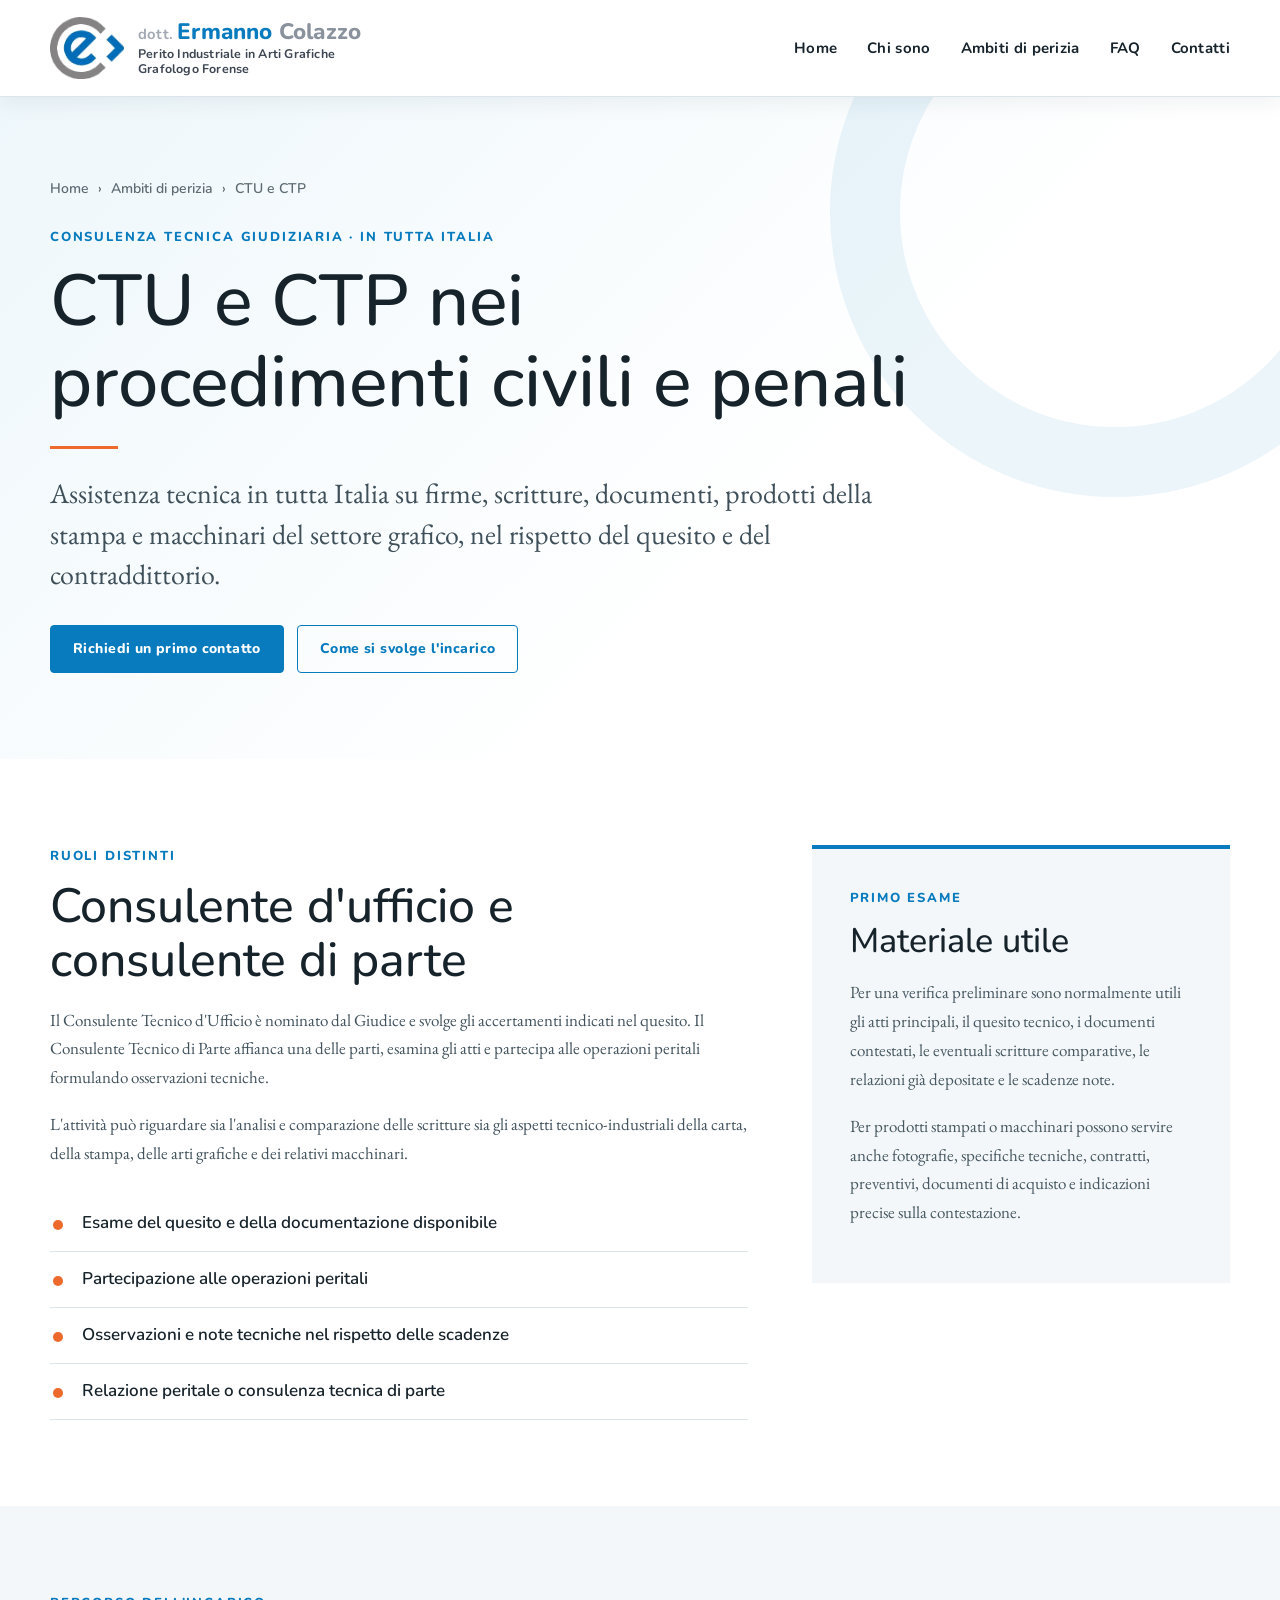
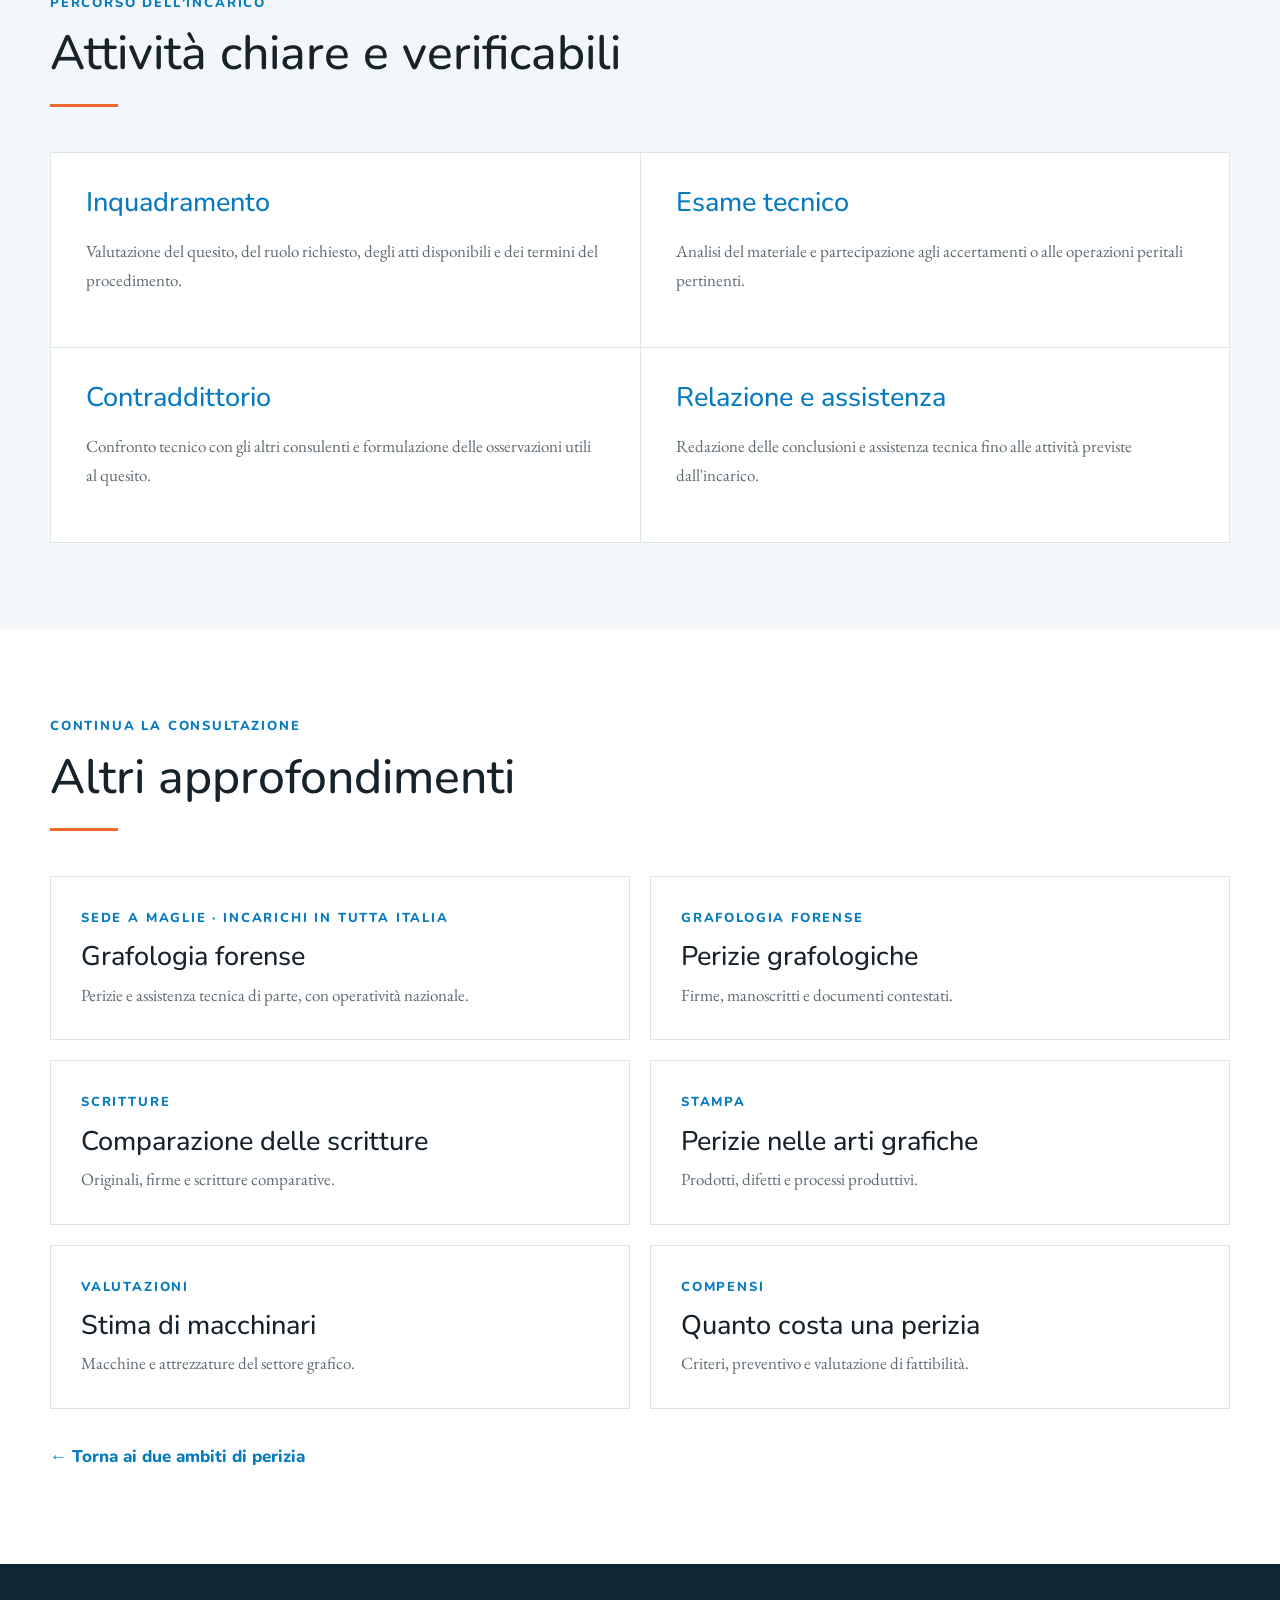
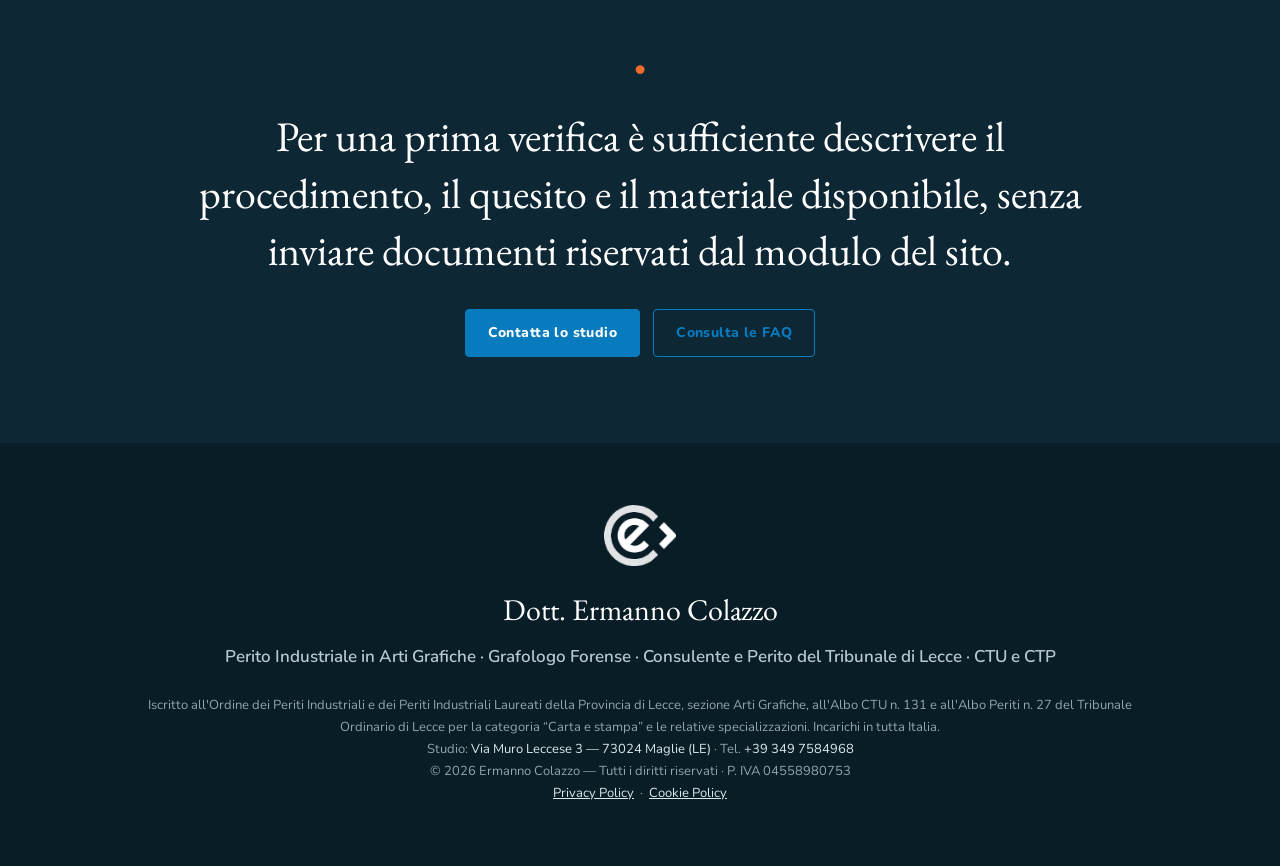
<file: ctu-ctp/index.html>
<!doctype html>
<html lang="it">
<head>
  <meta charset="utf-8">
  <meta name="viewport" content="width=device-width, initial-scale=1">
  <meta name="robots" content="index, follow, max-image-preview:large">
  <title>Consulenze CTU e CTP in tutta Italia | Dott. Ermanno Colazzo</title>
  <meta name="description" content="Consulenze tecniche CTU e CTP in tutta Italia per firme, scritture, documenti, prodotti della stampa e macchinari del settore grafico.">
  <link rel="canonical" href="https://www.ermannocolazzo.it/ctu-ctp/">
  <meta property="og:type" content="website"><meta property="og:site_name" content="Dott. Ermanno Colazzo"><meta property="og:locale" content="it_IT"><meta property="og:title" content="Consulenze CTU e CTP in tutta Italia | Ermanno Colazzo"><meta property="og:description" content="Consulenze tecniche CTU e CTP per firme, scritture, documenti, stampa e macchinari del settore grafico."><meta property="og:url" content="https://www.ermannocolazzo.it/ctu-ctp/"><meta property="og:image" content="https://www.ermannocolazzo.it/social-card.jpg"><meta property="og:image:width" content="1200"><meta property="og:image:height" content="630"><meta name="twitter:card" content="summary_large_image"><meta name="twitter:title" content="Consulenze CTU e CTP | Ermanno Colazzo"><meta name="twitter:description" content="Consulenze tecniche giudiziarie e di parte in tutta Italia."><meta name="twitter:image" content="https://www.ermannocolazzo.it/social-card.jpg">
  <link rel="preconnect" href="https://fonts.googleapis.com">
  <link rel="preconnect" href="https://fonts.gstatic.com" crossorigin>
  <link rel="preload" as="style" href="https://fonts.googleapis.com/css2?family=EB+Garamond:ital,wght@0,400;0,500;1,400&amp;family=Nunito:wght@300;400;500;600;700;800&amp;display=swap"><link href="https://fonts.googleapis.com/css2?family=EB+Garamond:ital,wght@0,400;0,500;1,400&amp;family=Nunito:wght@300;400;500;600;700;800&amp;display=swap" rel="stylesheet" media="print" onload="this.media='all'"><noscript><link href="https://fonts.googleapis.com/css2?family=EB+Garamond:ital,wght@0,400;0,500;1,400&amp;family=Nunito:wght@300;400;500;600;700;800&amp;display=swap" rel="stylesheet"></noscript>
  <link rel="stylesheet" href="/styles.css?v=20261026-1">

<script type="application/ld+json">
{"@context":"https://schema.org","@type":"Service","@id":"https://www.ermannocolazzo.it/ctu-ctp/#service","name":"Consulenze tecniche CTU e CTP","description":"Attività di Consulente Tecnico d'Ufficio e Consulente Tecnico di Parte nei procedimenti civili e penali, in ambito grafologico e tecnico-grafico.","serviceType":"CTU e CTP","provider":{"@id":"https://www.ermannocolazzo.it/#studio"},"areaServed":{"@type":"Country","name":"Italia"},"url":"https://www.ermannocolazzo.it/ctu-ctp/","availableChannel":{"@type":"ServiceChannel","serviceUrl":"https://www.ermannocolazzo.it/#contatti"}}
</script>
<script type="application/ld+json">
{"@context":"https://schema.org","@type":"BreadcrumbList","itemListElement":[{"@type":"ListItem","position":1,"name":"Home","item":"https://www.ermannocolazzo.it/"},{"@type":"ListItem","position":2,"name":"Ambiti di perizia","item":"https://www.ermannocolazzo.it/#ambiti-principali"},{"@type":"ListItem","position":3,"name":"CTU e CTP","item":"https://www.ermannocolazzo.it/ctu-ctp/"}]}
</script>
</head>
<body>
  <header id="site-header">
    <div class="container nav">
      <a href="/#home" class="brand">
        <img class="logo-emblem" src="/logo-emblem.png?v=20260805-13" alt="Logo Ermanno Colazzo" width="167" height="140">
        <span class="wordmark">
          <span class="l1"><span class="d">dott. </span><span class="e">Ermanno </span><span class="c">Colazzo</span></span>
          <span class="l2">Perito Industriale in Arti Grafiche<span class="role-break">Grafologo Forense</span></span>
        </span>
      </a>
      <nav class="menu" aria-label="Navigazione principale">
        <ul id="navmenu">
          <li><a href="/#home" onclick="closeMenu()">Home</a></li>
          <li><a href="/#chi-sono" onclick="closeMenu()">Chi sono</a></li>
          <li><a href="/#ambiti-principali" onclick="closeMenu()">Ambiti di perizia</a></li>
          <li><a href="/#faq" onclick="closeMenu()">FAQ</a></li>
          <li><a href="/#contatti" onclick="closeMenu()">Contatti</a></li>
        </ul>
      </nav>
      <button class="menu-btn" type="button" aria-label="Menu" aria-controls="navmenu" aria-expanded="false" onclick="toggleMenu(this)">☰</button>
    </div>
  </header>

  <main>
    <section class="subpage-hero">
      <div class="container">
        <nav class="breadcrumbs" aria-label="Percorso"><a href="/#home">Home</a><span aria-hidden="true">›</span><a href="/#ambiti-principali">Ambiti di perizia</a><span aria-hidden="true">›</span><span aria-current="page">CTU e CTP</span></nav>
        <span class="kicker">Consulenza tecnica giudiziaria · In tutta Italia</span>
        <h1>CTU e CTP nei procedimenti civili e penali</h1>
        <div class="divider"></div>
        <p class="lead">Assistenza tecnica in tutta Italia su firme, scritture, documenti, prodotti della stampa e macchinari del settore grafico, nel rispetto del quesito e del contraddittorio.</p>
        <div class="cta">
          <a class="btn solid" href="/#contatti">Richiedi un primo contatto</a>
          <a class="btn" href="#svolgimento">Come si svolge l'incarico</a>
        </div>
      </div>
    </section>

    <section>
      <div class="container content-grid">
        <article>
          <span class="kicker">Ruoli distinti</span>
          <h2>Consulente d'ufficio e consulente di parte</h2>
          <p>Il Consulente Tecnico d'Ufficio è nominato dal Giudice e svolge gli accertamenti indicati nel quesito. Il Consulente Tecnico di Parte affianca una delle parti, esamina gli atti e partecipa alle operazioni peritali formulando osservazioni tecniche.</p>
          <p>L'attività può riguardare sia l'analisi e comparazione delle scritture sia gli aspetti tecnico-industriali della carta, della stampa, delle arti grafiche e dei relativi macchinari.</p>
          <ul class="evidence-list">
            <li>Esame del quesito e della documentazione disponibile</li>
            <li>Partecipazione alle operazioni peritali</li>
            <li>Osservazioni e note tecniche nel rispetto delle scadenze</li>
            <li>Relazione peritale o consulenza tecnica di parte</li>
          </ul>
        </article>
        <aside class="evidence-box">
          <span class="kicker">Primo esame</span>
          <h2>Materiale utile</h2>
          <p>Per una verifica preliminare sono normalmente utili gli atti principali, il quesito tecnico, i documenti contestati, le eventuali scritture comparative, le relazioni già depositate e le scadenze note.</p>
          <p>Per prodotti stampati o macchinari possono servire anche fotografie, specifiche tecniche, contratti, preventivi, documenti di acquisto e indicazioni precise sulla contestazione.</p>
        </aside>
      </div>
    </section>

    <section class="alt method-section" id="svolgimento">
      <div class="container">
        <div class="section-head">
          <span class="kicker">Percorso dell'incarico</span>
          <h2>Attività chiare e verificabili</h2>
          <div class="divider"></div>
        </div>
        <div class="method-list">
          <article class="method-item"><h3>Inquadramento</h3><p>Valutazione del quesito, del ruolo richiesto, degli atti disponibili e dei termini del procedimento.</p></article>
          <article class="method-item"><h3>Esame tecnico</h3><p>Analisi del materiale e partecipazione agli accertamenti o alle operazioni peritali pertinenti.</p></article>
          <article class="method-item"><h3>Contraddittorio</h3><p>Confronto tecnico con gli altri consulenti e formulazione delle osservazioni utili al quesito.</p></article>
          <article class="method-item"><h3>Relazione e assistenza</h3><p>Redazione delle conclusioni e assistenza tecnica fino alle attività previste dall'incarico.</p></article>
        </div>
      </div>
    </section>

    <section class="related-section">
      <div class="container">
        <div class="section-head"><span class="kicker">Continua la consultazione</span><h2>Altri approfondimenti</h2><div class="divider"></div></div>
        <div class="related-grid">
          <a class="related-card" href="/grafologo-lecce/"><span class="kicker">Sede a Maglie · Incarichi in tutta Italia</span><h3>Grafologia forense</h3><p>Perizie e assistenza tecnica di parte, con operatività nazionale.</p></a>
          <a class="related-card" href="/perizie-grafologiche/"><span class="kicker">Grafologia forense</span><h3>Perizie grafologiche</h3><p>Firme, manoscritti e documenti contestati.</p></a>
          <a class="related-card" href="/comparazione-scritture/"><span class="kicker">Scritture</span><h3>Comparazione delle scritture</h3><p>Originali, firme e scritture comparative.</p></a>
          <a class="related-card" href="/perizie-arti-grafiche/"><span class="kicker">Stampa</span><h3>Perizie nelle arti grafiche</h3><p>Prodotti, difetti e processi produttivi.</p></a>
          <a class="related-card" href="/stima-macchinari/"><span class="kicker">Valutazioni</span><h3>Stima di macchinari</h3><p>Macchine e attrezzature del settore grafico.</p></a>
          <a class="related-card" href="/costi-perizia/"><span class="kicker">Compensi</span><h3>Quanto costa una perizia</h3><p>Criteri, preventivo e valutazione di fattibilità.</p></a>
        </div>
        <div class="services-back"><a href="/#ambiti-principali">← Torna ai due ambiti di perizia</a></div>
      </div>
    </section>

    <section class="quote">
      <div class="container">
        <span class="q-mark">·</span>
        <blockquote>Per una prima verifica è sufficiente descrivere il procedimento, il quesito e il materiale disponibile, senza inviare documenti riservati dal modulo del sito.</blockquote>
        <div class="error-links" style="margin-top:30px"><a class="btn solid" href="/#contatti">Contatta lo studio</a><a class="btn" href="/faq/#ctu-ctp">Consulta le FAQ</a></div>
      </div>
    </section>
  </main>

  <footer>
    <div class="container">
      <img class="logo-emblem-w" src="/logo-emblem-white.png?v=20260805-13" alt="Logo Ermanno Colazzo" width="167" height="140" loading="lazy" decoding="async">
      <div class="fname">Dott. Ermanno Colazzo</div>
      <div class="frole">Perito Industriale in Arti Grafiche · Grafologo Forense · Consulente e Perito del Tribunale di Lecce · CTU e CTP</div>
      <div class="fnote">Iscritto all'Ordine dei Periti Industriali e dei Periti Industriali Laureati della Provincia di Lecce, sezione Arti Grafiche, all'Albo CTU n. 131 e all'Albo Periti n. 27 del Tribunale Ordinario di Lecce per la categoria “Carta e stampa” e le relative specializzazioni. Incarichi in tutta Italia.<br>Studio: <a href="https://www.google.com/maps/search/?api=1&amp;query=Ermanno%20Colazzo%20grafologo&amp;query_place_id=ChIJiRCCEhYWRBMRFMX5X6p7iag">Via Muro Leccese 3 — 73024 Maglie (LE)</a> · Tel. <a href="tel:+393497584968">+39 349 7584968</a><br>© 2026 Ermanno Colazzo — Tutti i diritti riservati · P. IVA 04558980753<br><a href="/privacy-policy/" style="text-decoration:underline">Privacy Policy</a> &nbsp;·&nbsp; <a href="/cookie-policy/" style="text-decoration:underline">Cookie Policy</a></div>
    </div>
  </footer>
  <script>function toggleMenu(button){const open=document.getElementById('navmenu').classList.toggle('open');button.setAttribute('aria-expanded',String(open))}function closeMenu(){document.getElementById('navmenu').classList.remove('open');document.querySelector('.menu-btn').setAttribute('aria-expanded','false')}</script>
</body>
</html>
</file>
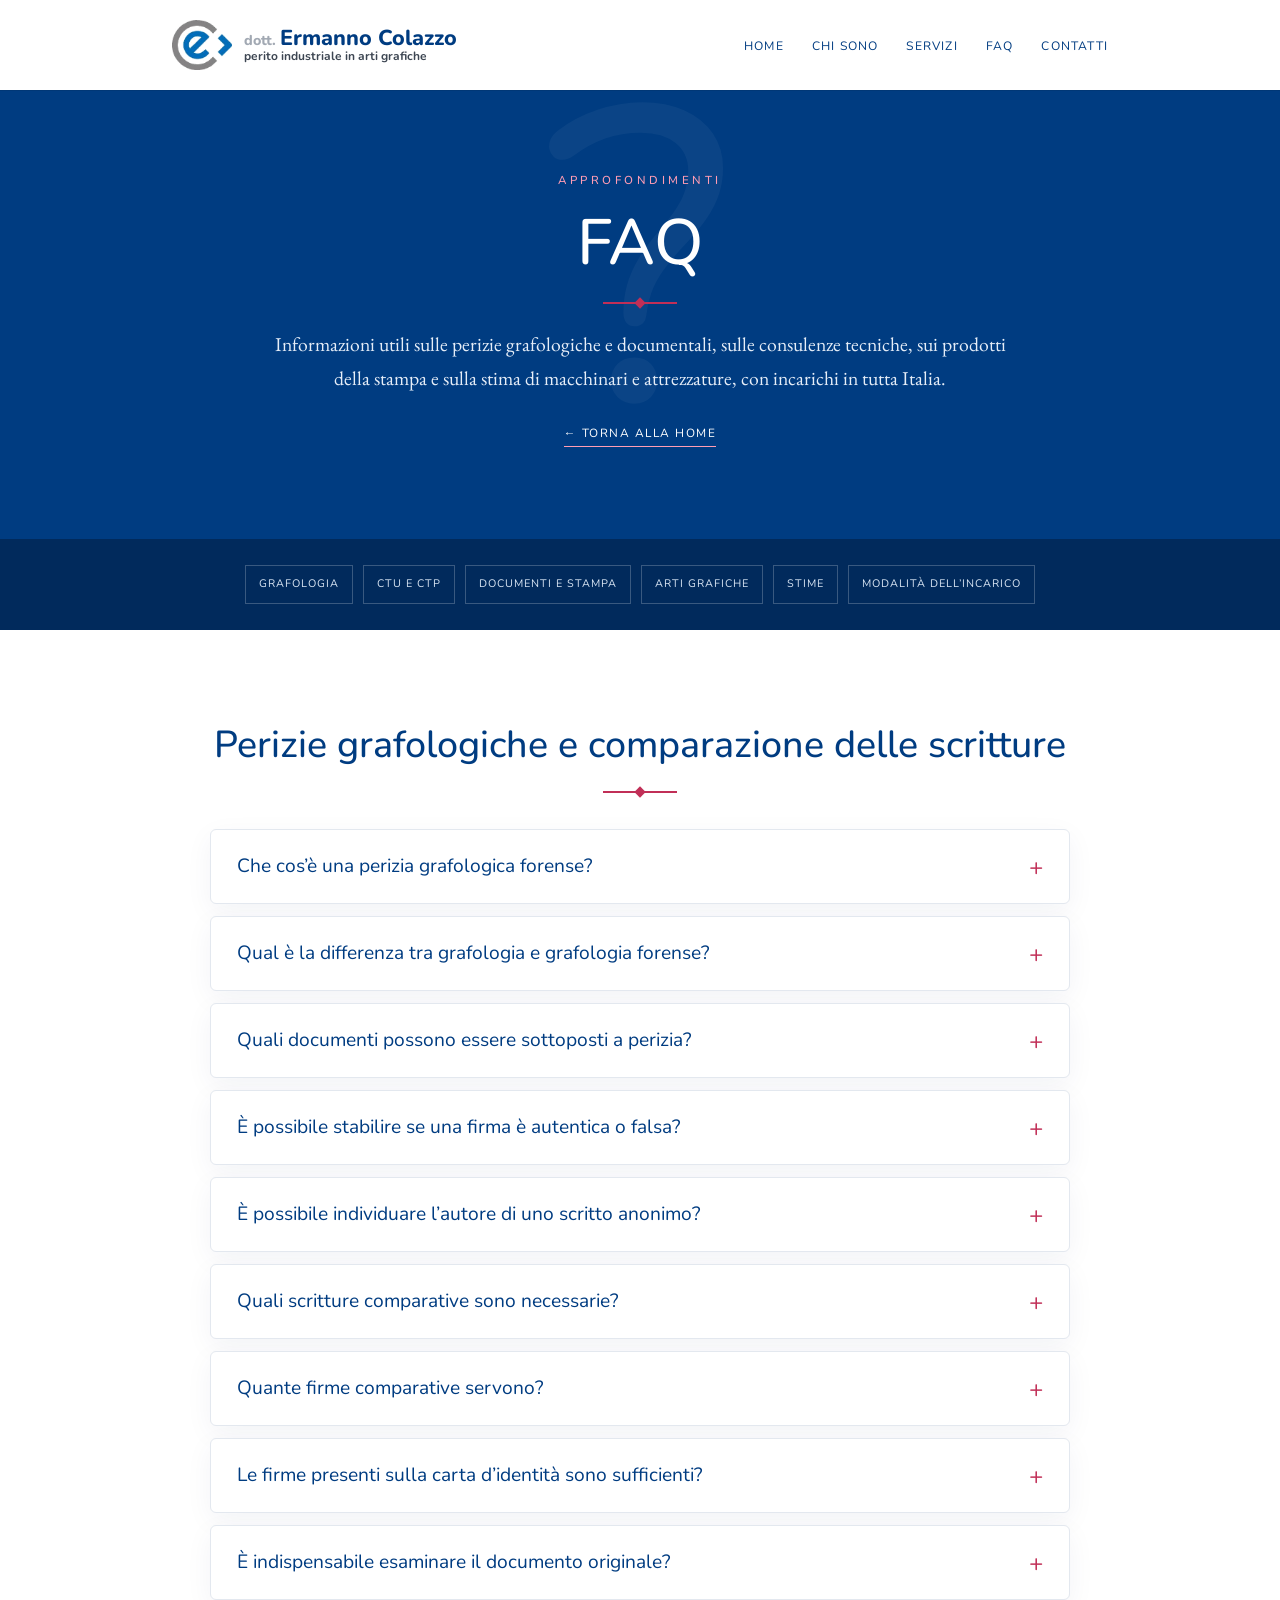
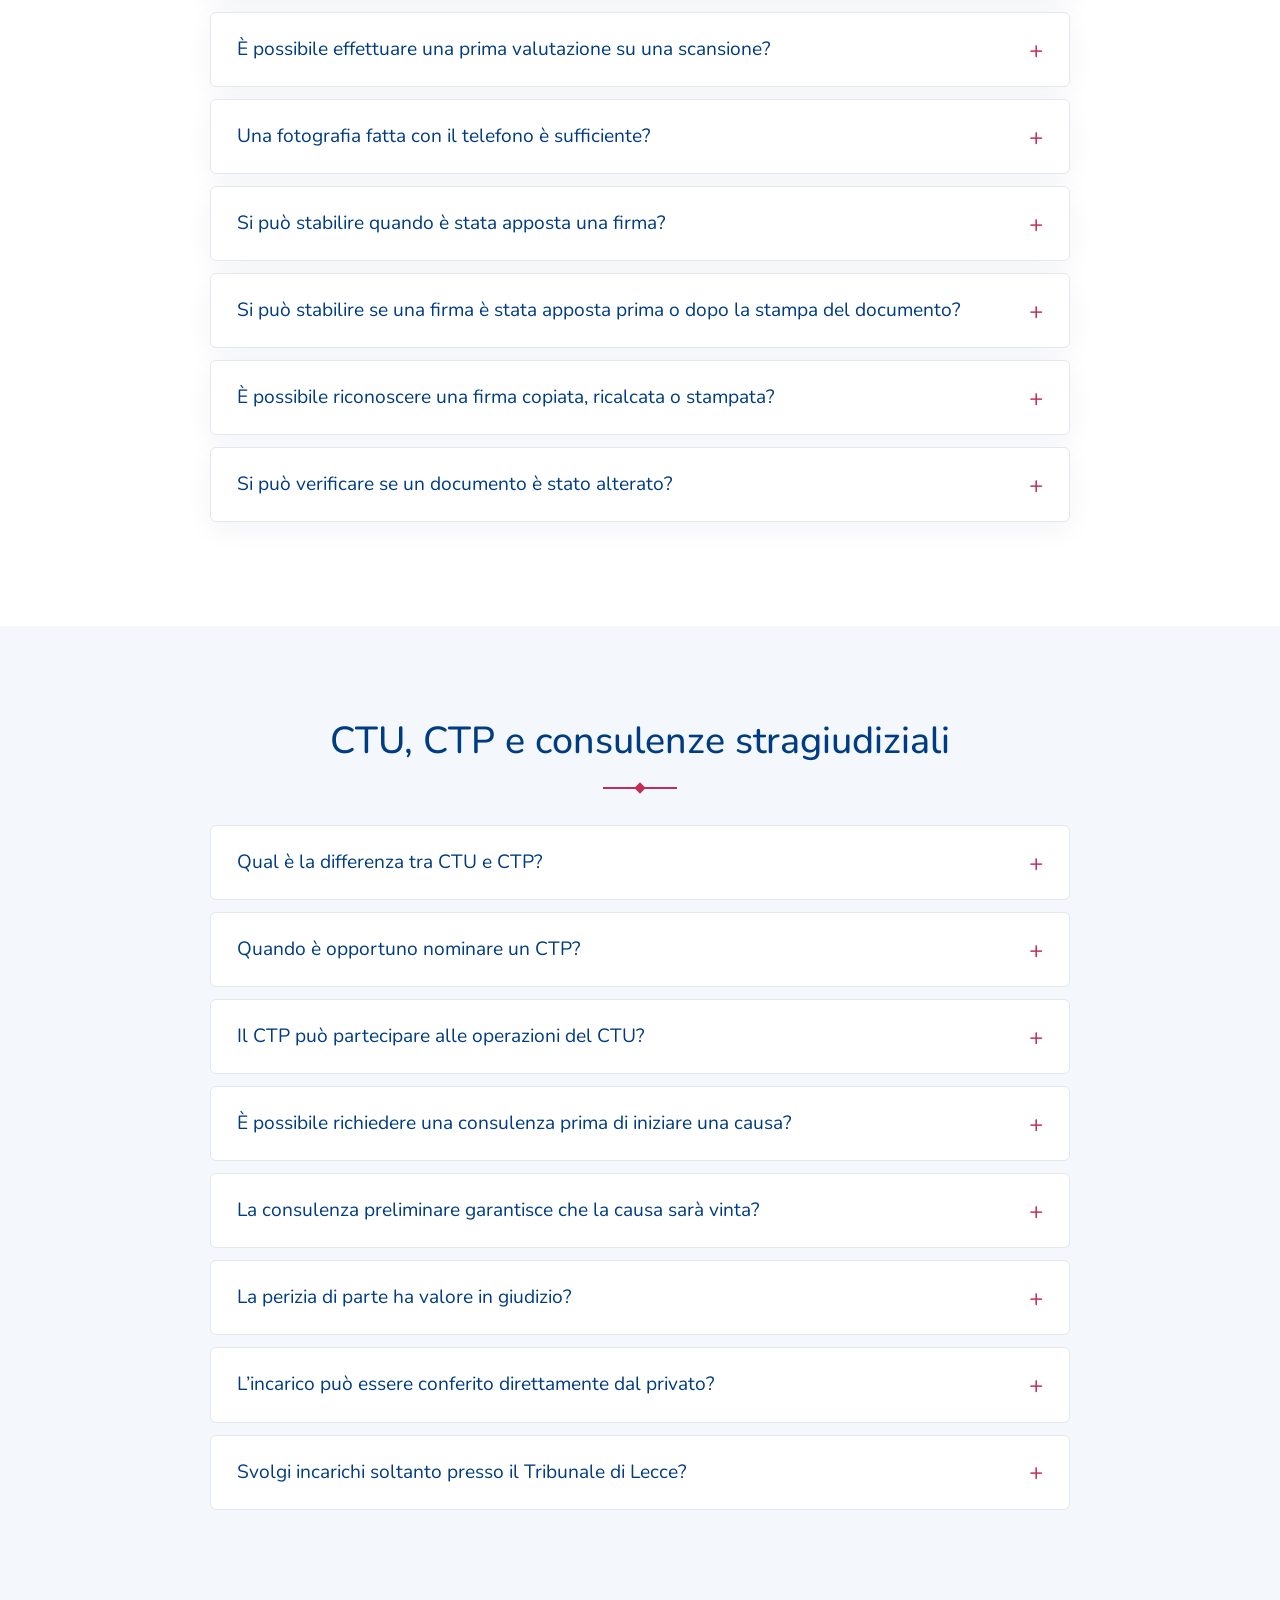
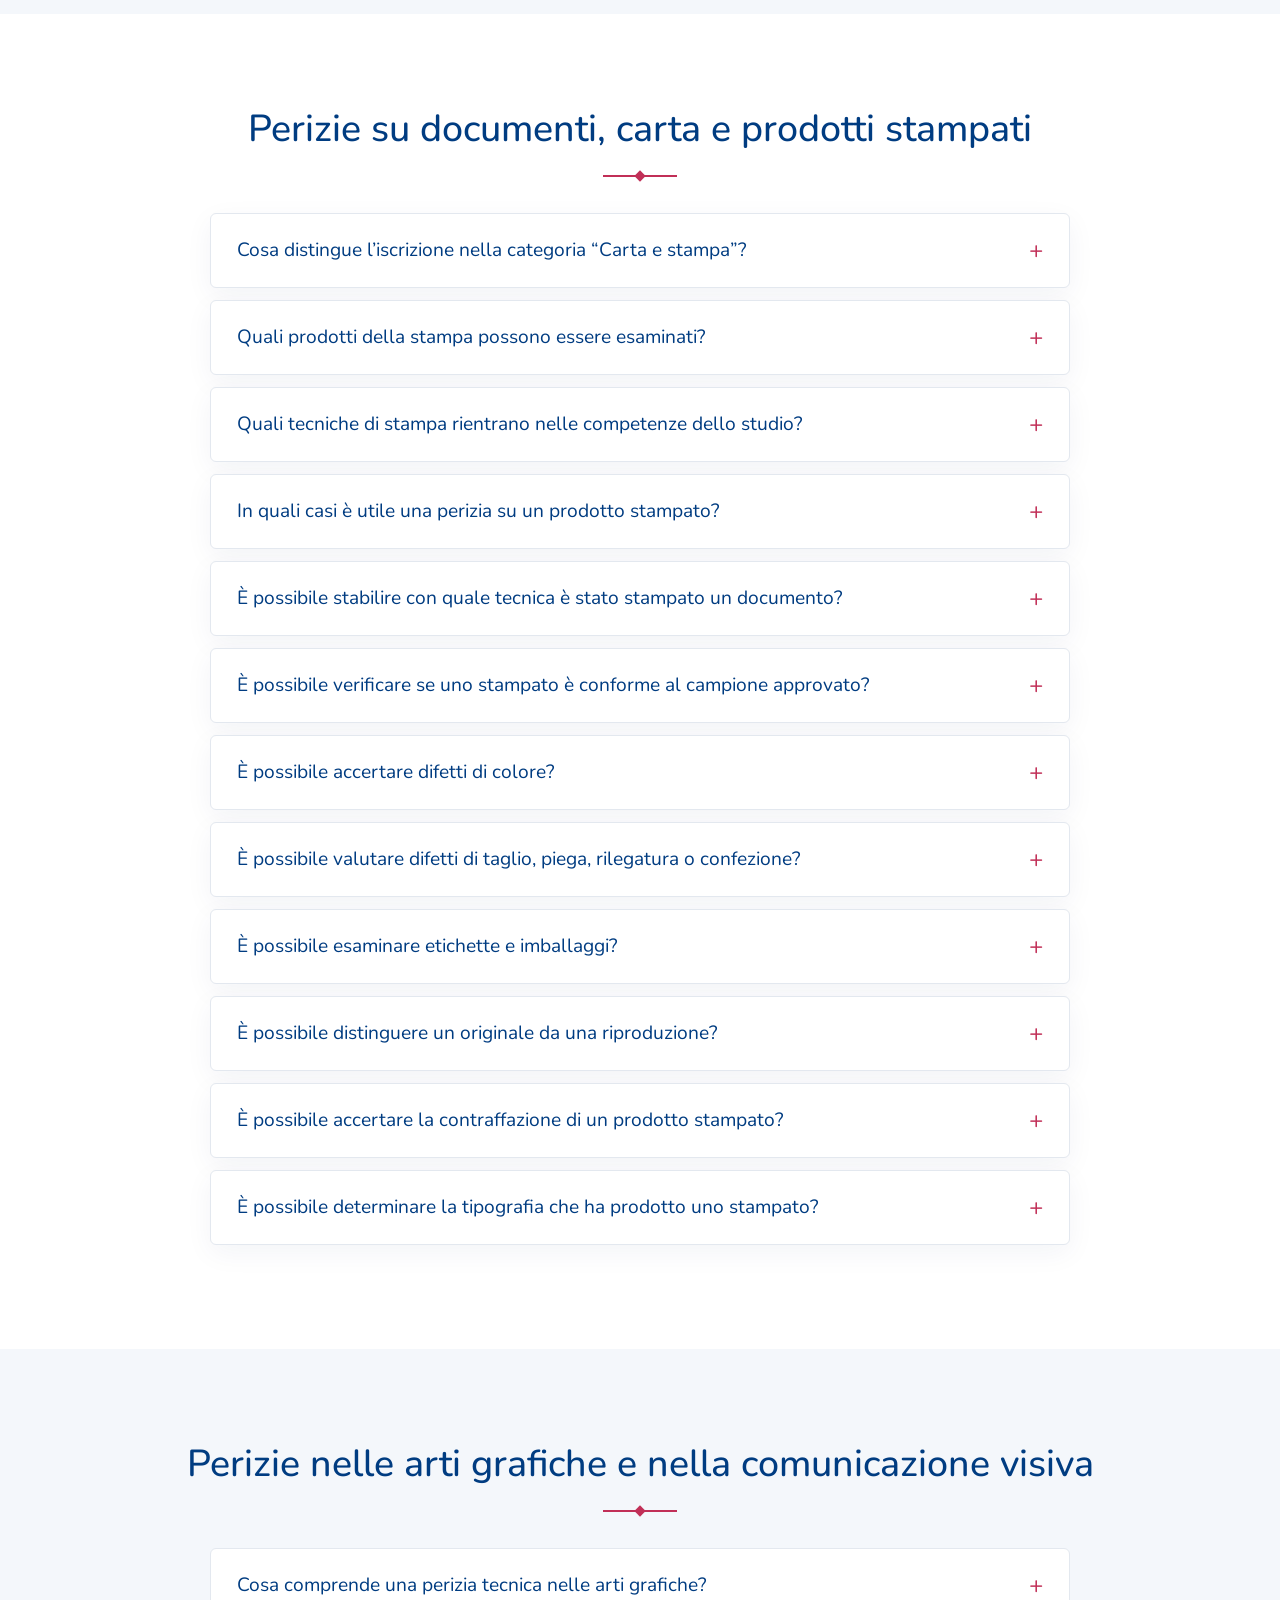
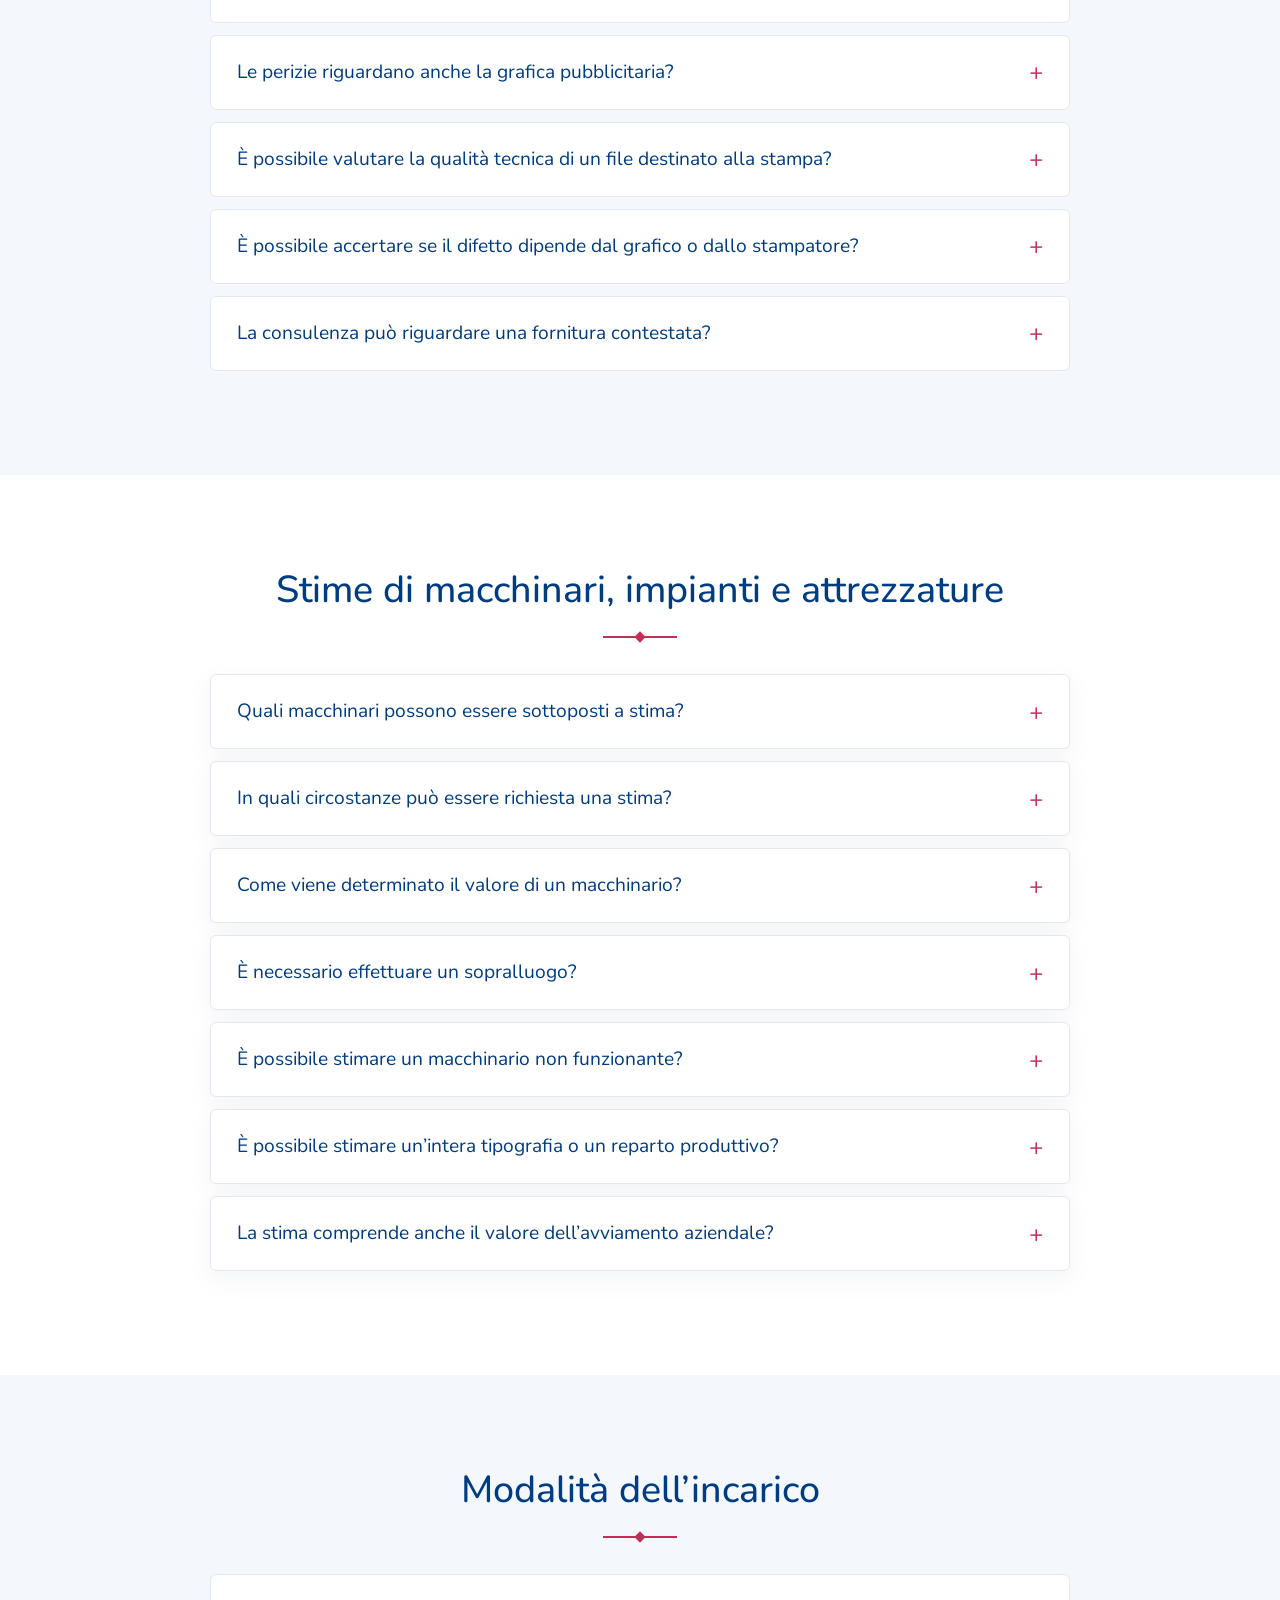
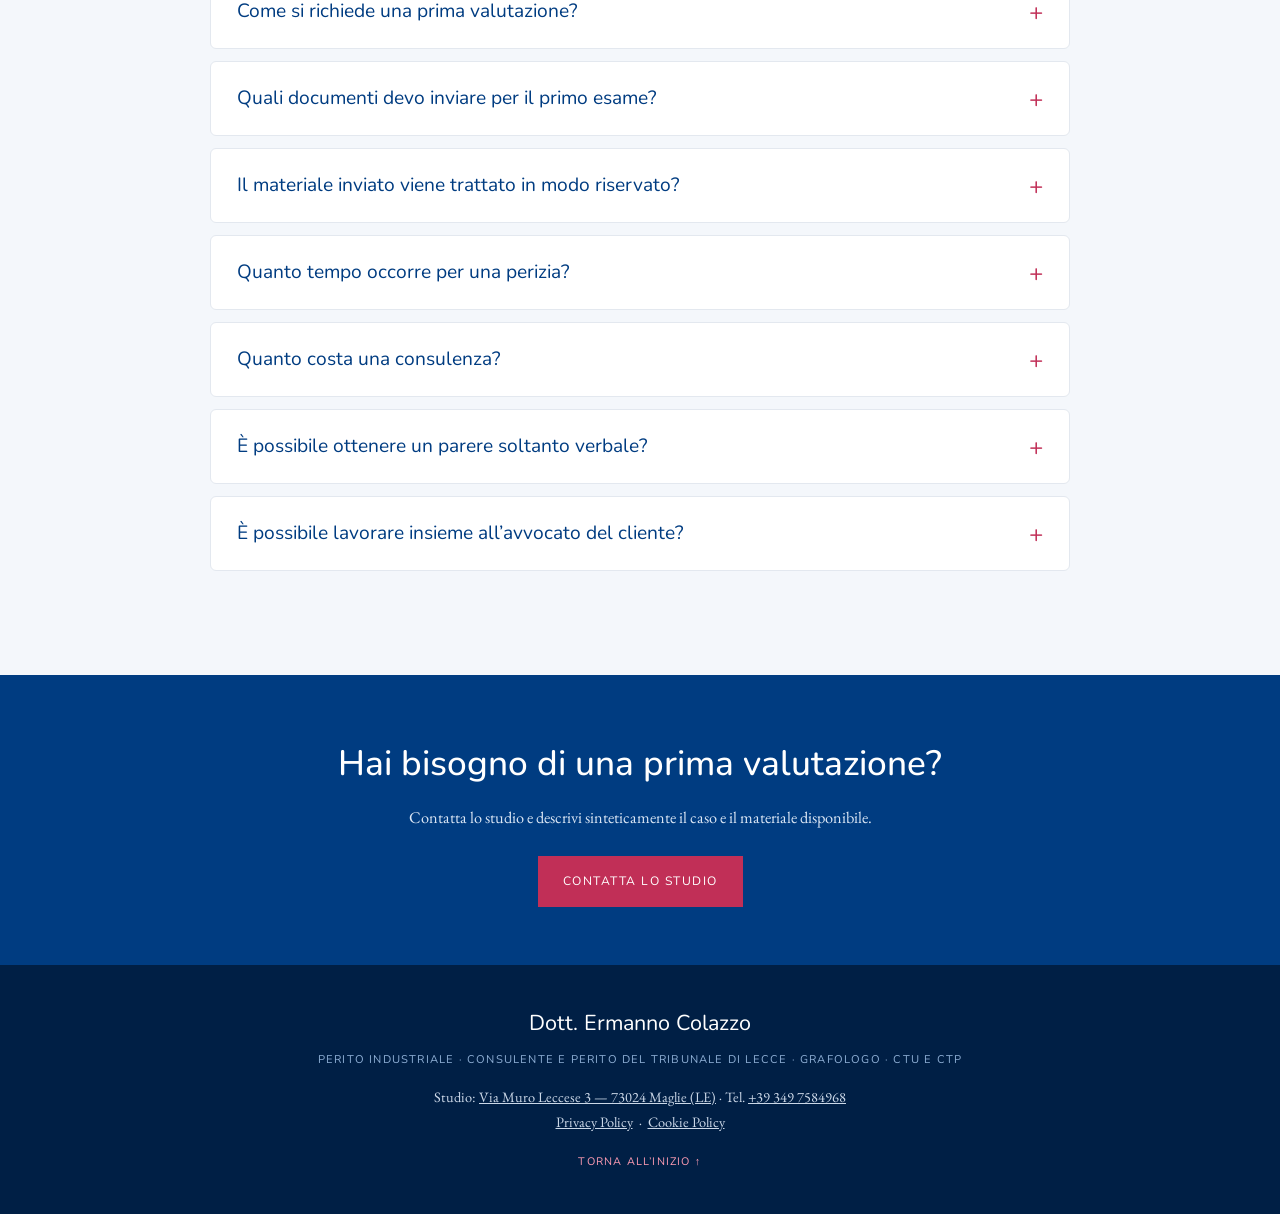
<file: faq/index.html>
<!doctype html>
<html lang="it"><head>
<meta charset="UTF-8">
<meta name="viewport" content="width=device-width, initial-scale=1.0">
<title>FAQ | Studio Peritale Ermanno Colazzo</title>
<meta name="description" content="FAQ su perizie grafologiche, CTU e CTP, carta, stampa, arti grafiche e stime di macchinari. Incarichi giudiziari e stragiudiziali in tutta Italia.">
<meta name="robots" content="index, follow, max-image-preview:large">
<meta name="theme-color" content="#003c81">
<link rel="canonical" href="https://www.ermannocolazzo.it/faq/">
<meta name="author" content="Dott. Ermanno Colazzo">
<meta property="og:type" content="website">
<meta property="og:site_name" content="Dott. Ermanno Colazzo">
<meta property="og:title" content="FAQ | Studio Peritale Ermanno Colazzo">
<meta property="og:description" content="Informazioni su perizie grafologiche, CTU e CTP, carta, stampa, arti grafiche e incarichi in tutta Italia.">
<meta property="og:url" content="https://www.ermannocolazzo.it/faq/">
<meta property="og:image" content="https://www.ermannocolazzo.it/social-card.jpg"><meta property="og:image:width" content="1200"><meta property="og:image:height" content="630"><meta property="og:image:alt" content="Dott. Ermanno Colazzo — Perizie, Grafologia e Arti Grafiche">
<meta property="og:locale" content="it_IT">
<meta name="twitter:card" content="summary_large_image"><meta name="twitter:title" content="FAQ | Studio Peritale Ermanno Colazzo"><meta name="twitter:description" content="Risposte su perizie grafologiche, CTU e CTP, carta, stampa e arti grafiche."><meta name="twitter:image" content="https://www.ermannocolazzo.it/social-card.jpg"><meta name="twitter:image:alt" content="Dott. Ermanno Colazzo — Perizie, Grafologia e Arti Grafiche">
<link rel="preconnect" href="https://fonts.googleapis.com">
<link rel="preconnect" href="https://fonts.gstatic.com" crossorigin="">
<link rel="preload" as="style" href="https://fonts.googleapis.com/css2?family=EB+Garamond:ital,wght@0,400;0,500;1,400&amp;family=Nunito:wght@300;400;500;600;700;800&amp;display=swap"><link href="https://fonts.googleapis.com/css2?family=EB+Garamond:ital,wght@0,400;0,500;1,400&amp;family=Nunito:wght@300;400;500;600;700;800&amp;display=swap" rel="stylesheet" media="print" onload="this.media='all'"><noscript><link href="https://fonts.googleapis.com/css2?family=EB+Garamond:ital,wght@0,400;0,500;1,400&amp;family=Nunito:wght@300;400;500;600;700;800&amp;display=swap" rel="stylesheet"></noscript>
<style>
  :root{--blue:#003c81;--blue-2:#0a4a94;--blue-deep:#012a5c;--accent:#c12f57;--accent-dark:#9f2147;--bg:#fff;--bg-2:#f4f7fb;--ink:#2c313a;--body:#565d67;--line:#e3e8ef;--fs-body:clamp(1.02rem,1.25vw,1.1rem);--lh:1.72}
  *{box-sizing:border-box;margin:0;padding:0}
  html{scroll-behavior:smooth;scroll-padding-top:82px}
  body{font-family:'EB Garamond',Georgia,serif;color:var(--body);background:var(--bg);font-size:var(--fs-body);line-height:var(--lh);-webkit-font-smoothing:antialiased}
  h1,h2,h3{font-family:'Nunito',Arial,sans-serif;font-weight:500;color:var(--blue)}
  a{color:inherit;text-decoration:none}
  :focus-visible{outline:3px solid #ff9db4;outline-offset:3px}
  .container{width:100%;max-width:1000px;margin:0 auto;padding:0 clamp(20px,4vw,32px)}
  header{position:fixed;top:0;left:0;right:0;z-index:60;height:clamp(66px,9vw,90px);display:flex;align-items:center;background:#fff;box-shadow:0 1px 0 rgba(0,0,0,.08)}
  header.scrolled{height:66px;box-shadow:0 4px 22px rgba(0,30,70,.12)}
  .nav{display:flex;align-items:center;justify-content:space-between;width:100%;gap:24px}
  .brand{display:flex;align-items:center;gap:12px}
  .logo-emblem{height:clamp(40px,7vw,50px);width:auto;display:block;flex-shrink:0}
  .wordmark{font-family:'Nunito',sans-serif;line-height:1.12}
  .wordmark .l1{display:block;font-size:clamp(.98rem,3vw,1.35rem);font-weight:800;color:var(--blue);white-space:nowrap}
  .wordmark .l1 small{color:#a2a9b3;font-size:.66em}
  .wordmark .l2{display:block;font-size:clamp(.58rem,1.55vw,.75rem);font-weight:700;color:#3d4652;white-space:nowrap}
  nav ul{list-style:none;display:flex;gap:clamp(14px,2.4vw,28px)}
  nav a{font-family:'Nunito',sans-serif;font-size:.76rem;letter-spacing:1.2px;text-transform:uppercase;color:var(--blue)}
  nav a:hover{color:var(--accent)}
  .menu-btn{display:none;background:none;border:0;color:var(--blue);font-size:1.7rem;cursor:pointer}
  .hero{background:var(--blue);color:#fff;padding:clamp(125px,18vw,165px) 0 clamp(66px,10vw,92px);text-align:center;position:relative;overflow:hidden}
  .hero::before{content:"?";position:absolute;left:50%;top:49%;transform:translate(-50%,-50%);font-family:'Nunito',Arial,sans-serif;font-size:min(55vw,420px);line-height:1;color:rgba(255,255,255,.045)}
  .hero .inner{position:relative;z-index:1}
  .kicker{font-family:'Nunito',sans-serif;font-weight:500;letter-spacing:3.5px;text-transform:uppercase;font-size:.72rem;color:#ff9db4}
  .hero h1{font-size:clamp(2.25rem,6vw,4rem);line-height:1.08;color:#fff;margin:16px 0 22px}
  .hero p{max-width:740px;margin:0 auto;color:#e6eef8;font-size:clamp(1.08rem,2vw,1.23rem)}
  .home-link{display:inline-block;margin-top:27px;font-family:'Nunito',sans-serif;font-size:.74rem;letter-spacing:1.5px;text-transform:uppercase;color:#fff;border-bottom:1px solid #ff9db4;padding-bottom:3px;transition:.25s}
  .home-link:hover{color:#ff9db4}
  .divider{width:74px;height:2px;background:var(--accent);margin:24px auto;position:relative}
  .divider::before{content:"";position:absolute;top:-3px;left:50%;transform:translateX(-50%) rotate(45deg);width:8px;height:8px;background:var(--accent)}
  .toc{background:var(--blue-deep);padding:26px 0}
  .toc .links{display:flex;gap:10px;justify-content:center;flex-wrap:wrap}
  .toc a{font-family:'Nunito',sans-serif;font-size:.68rem;letter-spacing:1px;text-transform:uppercase;color:#dbe7f5;border:1px solid rgba(255,255,255,.22);padding:9px 13px;transition:.25s}
  .toc a:hover{background:var(--accent);border-color:var(--accent);color:#fff}
  .faq-section{padding:clamp(62px,9vw,92px) 0}
  .faq-section.alt{background:var(--bg-2)}
  .section-head{text-align:center;margin-bottom:36px}
  .section-head .kicker{display:block;margin-bottom:12px;color:var(--accent)}
  .section-head h2{font-size:clamp(1.65rem,4vw,2.35rem);line-height:1.2}
  .faq{max-width:860px;margin:0 auto}
  .faq-item{background:#fff;border:1px solid var(--line);border-radius:6px;margin-bottom:12px;overflow:hidden}
  .faq-section:not(.alt) .faq-item{box-shadow:0 8px 28px rgba(0,42,92,.05)}
  .faq-item summary{list-style:none;cursor:pointer;padding:20px clamp(18px,3vw,26px);font-family:'Nunito',Arial,sans-serif;font-size:clamp(1.04rem,2.2vw,1.2rem);color:var(--blue);display:flex;justify-content:space-between;align-items:center;gap:16px;transition:color .2s}
  .faq-item summary::-webkit-details-marker{display:none}
  .faq-item summary::after{content:"+";font-family:'Nunito',sans-serif;font-size:1.5rem;color:var(--accent);flex-shrink:0;transition:transform .25s;line-height:1}
  .faq-item[open] summary::after{transform:rotate(45deg)}
  .faq-item summary:hover{color:var(--accent)}
  .faq-a{padding:0 clamp(18px,3vw,26px) 22px}
  .faq-a p{font-size:var(--fs-body);line-height:var(--lh)}
  .cta{background:var(--blue);color:#fff;text-align:center;padding:58px 0}
  .cta h2{color:#fff;font-size:clamp(1.6rem,4vw,2.2rem);margin-bottom:10px}
  .cta p{color:#dbe7f5;margin-bottom:24px}
  .btn{display:inline-block;font-family:'Nunito',sans-serif;font-size:.76rem;letter-spacing:1.5px;text-transform:uppercase;padding:14px 24px;border:1.5px solid var(--accent);background:var(--accent);color:#fff;transition:.25s}
  .btn:hover{background:var(--accent-dark);border-color:var(--accent-dark)}
  footer{background:#001f45;color:#cbd8e8;text-align:center;padding:40px 0}
  footer .name{font-family:'Nunito',Arial,sans-serif;color:#fff;font-size:1.35rem}
  footer .role{font-family:'Nunito',sans-serif;font-size:.7rem;letter-spacing:1.2px;text-transform:uppercase;color:#8fb0d6;margin:8px 0 16px}
  footer .links{font-size:.9rem}
  footer .links a{text-decoration:underline}
  .back-top{display:inline-block;margin-top:18px;font-family:'Nunito',sans-serif;font-size:.68rem;letter-spacing:1.2px;text-transform:uppercase;color:#ff9db4}
  @media(max-width:760px){
    nav ul{display:none;position:absolute;top:100%;left:0;right:0;background:#fff;padding:18px 24px;box-shadow:0 10px 22px rgba(0,30,70,.12);flex-direction:column}
    nav ul.open{display:flex}
    .menu-btn{display:block}
      .brand{gap:9px}
      .wordmark .l2{display:block;font-size:.64rem;letter-spacing:0;line-height:1.2}
    .toc{padding:20px 0}
  }
</style>

<script type="application/ld+json">
{"@context":"https://schema.org","@type":"FAQPage","mainEntity":[{"@type":"Question","name":"Che cos’è una perizia grafologica forense?","acceptedAnswer":{"@type":"Answer","text":"È un accertamento tecnico finalizzato a verificare l’autografia o l’apocrifia di una firma, di una sigla, di un manoscritto o di un altro documento scritto a mano. L’indagine viene svolta attraverso l’analisi delle caratteristiche grafiche e la comparazione con scritture autentiche attribuibili al soggetto interessato."}},{"@type":"Question","name":"Qual è la differenza tra grafologia e grafologia forense?","acceptedAnswer":{"@type":"Answer","text":"La grafologia generale studia le caratteristiche della scrittura anche sotto il profilo espressivo e individuale. La grafologia forense, invece, è rivolta all’accertamento tecnico dell’autore di una scrittura e alla verifica dell’autenticità o falsità di firme e manoscritti."}},{"@type":"Question","name":"Quali documenti possono essere sottoposti a perizia?","acceptedAnswer":{"@type":"Answer","text":"Possono essere esaminati, tra gli altri, testamenti olografi, contratti, scritture private, assegni, cambiali, quietanze, ricevute, deleghe, lettere, firme apposte su documenti, sigle, annotazioni manoscritte e lettere anonime."}},{"@type":"Question","name":"È possibile stabilire se una firma è autentica o falsa?","acceptedAnswer":{"@type":"Answer","text":"La firma contestata viene confrontata con un adeguato insieme di firme autentiche, valutando conformità, divergenze, spontaneità del gesto, caratteristiche dinamiche e possibili indici di imitazione, ricalco, dissimulazione o riproduzione."}},{"@type":"Question","name":"È possibile individuare l’autore di uno scritto anonimo?","acceptedAnswer":{"@type":"Answer","text":"L’attribuzione può essere valutata quando siano disponibili scritture comparative adeguate e sufficientemente rappresentative. La possibilità di formulare conclusioni attendibili dipende dalla qualità, dalla quantità e dalla compatibilità temporale del materiale disponibile."}},{"@type":"Question","name":"Quali scritture comparative sono necessarie?","acceptedAnswer":{"@type":"Answer","text":"Sono preferibili scritture certamente autentiche, spontanee, numerose e vicine nel tempo al documento contestato. Le comparative dovrebbero contenere, quando possibile, lettere, parole, numeri o combinazioni grafiche analoghe a quelle presenti nello scritto da esaminare."}},{"@type":"Question","name":"Quante firme comparative servono?","acceptedAnswer":{"@type":"Answer","text":"Non esiste un numero valido per ogni caso. Una sola firma, normalmente, non è sufficiente a rappresentare la naturale variabilità grafica di una persona. Occorre disporre di un insieme di firme autentiche adeguato alle caratteristiche e alla complessità dell’accertamento."}},{"@type":"Question","name":"Le firme presenti sulla carta d’identità sono sufficienti?","acceptedAnswer":{"@type":"Answer","text":"Possono costituire materiale utile, ma raramente sono sufficienti da sole. È preferibile integrarle con firme presenti su atti pubblici, documenti bancari, contratti, corrispondenza o altri documenti di autenticità certa."}},{"@type":"Question","name":"È indispensabile esaminare il documento originale?","acceptedAnswer":{"@type":"Answer","text":"L’originale è fortemente preferibile perché permette di osservare il tratto, la pressione, le intersezioni, il supporto cartaceo, gli inchiostri e gli eventuali segni di alterazione o riproduzione. Copie e scansioni possono essere utilizzate per una valutazione preliminare o quando l’originale non sia disponibile, ma presentano limiti tecnici che devono essere dichiarati."}},{"@type":"Question","name":"È possibile effettuare una prima valutazione su una scansione?","acceptedAnswer":{"@type":"Answer","text":"Sì, purché la scansione sia completa, nitida, non compressa e ad alta risoluzione. La valutazione preliminare serve soprattutto a comprendere la natura del problema, verificare il materiale disponibile e stabilire se sia opportuno procedere con un incarico completo."}},{"@type":"Question","name":"Una fotografia fatta con il telefono è sufficiente?","acceptedAnswer":{"@type":"Answer","text":"Può essere utile per un primo orientamento, ma normalmente non è adeguata per una perizia conclusiva. Deformazioni prospettiche, riflessi, ombre, compressione e ridotta definizione possono compromettere la corretta osservazione del documento."}},{"@type":"Question","name":"Si può stabilire quando è stata apposta una firma?","acceptedAnswer":{"@type":"Answer","text":"La comparazione grafologica, da sola, non consente normalmente di attribuire una data precisa a una firma. Può essere valutata la compatibilità grafica con un determinato periodo, mentre l’eventuale datazione di carta o inchiostri richiede specifiche analisi fisiche o chimiche di laboratorio."}},{"@type":"Question","name":"Si può stabilire se una firma è stata apposta prima o dopo la stampa del documento?","acceptedAnswer":{"@type":"Answer","text":"In alcuni casi l’esame delle sovrapposizioni e delle intersezioni tra tratto manoscritto e stampa può fornire indicazioni sulla sequenza di apposizione. La possibilità di giungere a conclusioni dipende dal tipo di inchiostro, dal procedimento di stampa, dalle condizioni dell’originale e dagli strumenti utilizzabili."}},{"@type":"Question","name":"È possibile riconoscere una firma copiata, ricalcata o stampata?","acceptedAnswer":{"@type":"Answer","text":"L’esame può individuare indici compatibili con imitazione lenta, ricalco, riproduzione meccanica, scansione, stampa digitale o inserimento grafico. L’integrazione tra competenze grafologico-forensi e tecnologie di stampa costituisce un elemento distintivo rispetto alla sola comparazione grafica."}},{"@type":"Question","name":"Si può verificare se un documento è stato alterato?","acceptedAnswer":{"@type":"Answer","text":"Possono essere ricercate cancellature, aggiunte, abrasioni, sovrascritture, sostituzioni, montaggi, manipolazioni digitali, incongruenze tra carta, inchiostri, scrittura e tecnica di stampa. Quando occorrono analisi chimiche o fisiche specialistiche, può essere indicata l’opportunità di ricorrere a un laboratorio."}},{"@type":"Question","name":"Qual è la differenza tra CTU e CTP?","acceptedAnswer":{"@type":"Answer","text":"Il Consulente Tecnico d’Ufficio è nominato dal Giudice e svolge l’accertamento tecnico nel rispetto del quesito e del contraddittorio. Il Consulente Tecnico di Parte viene nominato da una delle parti e la assiste tecnicamente, esaminando gli atti, partecipando alle operazioni peritali e formulando osservazioni nell’interesse tecnico della parte assistita."}},{"@type":"Question","name":"Quando è opportuno nominare un CTP?","acceptedAnswer":{"@type":"Answer","text":"È opportuno farlo quando la controversia riguarda questioni tecniche che possono incidere sull’esito del procedimento. Il CTP controlla il metodo seguito dal CTU, verifica il materiale utilizzato, partecipa alle operazioni e segnala eventuali carenze, errori o interpretazioni non condivisibili."}},{"@type":"Question","name":"Il CTP può partecipare alle operazioni del CTU?","acceptedAnswer":{"@type":"Answer","text":"Sì. Il CTP può assistere alle operazioni peritali, presentare osservazioni e istanze tecniche, esaminare il materiale oggetto dell’indagine e formulare proprie valutazioni nei limiti stabiliti dal procedimento."}},{"@type":"Question","name":"È possibile richiedere una consulenza prima di iniziare una causa?","acceptedAnswer":{"@type":"Answer","text":"Sì. Una consulenza stragiudiziale preliminare permette di valutare la consistenza tecnica della contestazione, la qualità dei documenti disponibili, i limiti dell’accertamento e l’opportunità di intraprendere un’azione giudiziaria."}},{"@type":"Question","name":"La consulenza preliminare garantisce che la causa sarà vinta?","acceptedAnswer":{"@type":"Answer","text":"No. Nessun consulente serio può garantire l’esito di un procedimento. La consulenza tecnica serve a valutare gli elementi disponibili, individuare punti di forza e criticità e fornire al cliente e al legale un quadro tecnico motivato."}},{"@type":"Question","name":"La perizia di parte ha valore in giudizio?","acceptedAnswer":{"@type":"Answer","text":"La perizia di parte costituisce un contributo tecnico prodotto dalla parte. Non equivale alla consulenza disposta dal Giudice, ma può essere utilizzata per sostenere una tesi, contestare una valutazione avversaria o evidenziare la necessità di un accertamento tecnico."}},{"@type":"Question","name":"L’incarico può essere conferito direttamente dal privato?","acceptedAnswer":{"@type":"Answer","text":"Sì. Un privato può richiedere una consulenza stragiudiziale o una valutazione preliminare. Nei procedimenti già pendenti è opportuno coordinare l’attività con il proprio avvocato."}},{"@type":"Question","name":"Svolgi incarichi soltanto presso il Tribunale di Lecce?","acceptedAnswer":{"@type":"Answer","text":"No. Lo studio ha sede a Maglie (LE) e svolge incarichi giudiziari e stragiudiziali in tutta Italia. La prima valutazione può avvenire anche a distanza; quando necessario, vengono concordati l’esame degli originali, il sopralluogo o le attività presso la sede interessata."}},{"@type":"Question","name":"Cosa distingue l’iscrizione nella categoria “Carta e stampa”?","acceptedAnswer":{"@type":"Answer","text":"La categoria identifica negli Albi giudiziari uno specifico ambito tecnico relativo a carta, prodotti stampati, processi e macchinari delle arti grafiche. Il Dott. Ermanno Colazzo è iscritto all’Albo CTU n. 131 e all’Albo Periti n. 27 del Tribunale Ordinario di Lecce anche nell’ambito della grafologia forense."}},{"@type":"Question","name":"Quali prodotti della stampa possono essere esaminati?","acceptedAnswer":{"@type":"Answer","text":"Possono essere sottoposti a valutazione documenti, modulistica, etichette, imballaggi, confezioni, libri, cataloghi, opuscoli, materiale pubblicitario, stampati commerciali, prodotti cartotecnici e altri manufatti realizzati mediante processi grafici e di stampa."}},{"@type":"Question","name":"Quali tecniche di stampa rientrano nelle competenze dello studio?","acceptedAnswer":{"@type":"Answer","text":"L’attività può riguardare prodotti ottenuti mediante stampa digitale, tipografica, offset, flessografica, tampografica, calcografica, rotocalco, serigrafica, litografica e altri procedimenti del settore grafico."}},{"@type":"Question","name":"In quali casi è utile una perizia su un prodotto stampato?","acceptedAnswer":{"@type":"Answer","text":"Può essere utile in presenza di difetti di produzione, contestazioni qualitative, non conformità rispetto al campione o al contratto, differenze cromatiche, errori di stampa, difetti di registro, problemi di supporto, finitura, confezionamento o trasformazione cartotecnica."}},{"@type":"Question","name":"È possibile stabilire con quale tecnica è stato stampato un documento?","acceptedAnswer":{"@type":"Answer","text":"In molti casi l’osservazione delle caratteristiche del segno, del retino, del deposito di inchiostro, dei bordi, della superficie e del supporto permette di individuare o circoscrivere il procedimento di stampa utilizzato."}},{"@type":"Question","name":"È possibile verificare se uno stampato è conforme al campione approvato?","acceptedAnswer":{"@type":"Answer","text":"Sì. Il prodotto può essere confrontato con il campione, la prova colore, il capitolato tecnico, l’ordine o le specifiche contrattuali, valutando le differenze tecnicamente osservabili e la loro rilevanza."}},{"@type":"Question","name":"È possibile accertare difetti di colore?","acceptedAnswer":{"@type":"Answer","text":"Possono essere valutate differenze cromatiche, dominanti, disuniformità, variazioni tra tirature, errori di sovrapposizione e anomalie di riproduzione. La metodologia dipende dal prodotto, dal campione disponibile e dal livello di precisione richiesto."}},{"@type":"Question","name":"È possibile valutare difetti di taglio, piega, rilegatura o confezione?","acceptedAnswer":{"@type":"Answer","text":"Sì. Le perizie possono riguardare anche lavorazioni successive alla stampa, tra cui taglio, cordonatura, piega, incollaggio, fustellatura, rilegatura, plastificazione, verniciatura e altre operazioni di finitura e trasformazione."}},{"@type":"Question","name":"È possibile esaminare etichette e imballaggi?","acceptedAnswer":{"@type":"Answer","text":"Sì. Possono essere valutati materiali, adesione, qualità di stampa, leggibilità, corrispondenza grafica, fustellatura, finitura, difetti produttivi e conformità rispetto alle specifiche tecniche concordate."}},{"@type":"Question","name":"È possibile distinguere un originale da una riproduzione?","acceptedAnswer":{"@type":"Answer","text":"L’esame tecnico può evidenziare differenze tra un prodotto originale e una riproduzione, considerando tecnica di stampa, retinatura, supporto, inchiostri, definizione, caratteristiche costruttive e possibili segni di acquisizione e ristampa."}},{"@type":"Question","name":"È possibile accertare la contraffazione di un prodotto stampato?","acceptedAnswer":{"@type":"Answer","text":"La consulenza può individuare anomalie e incompatibilità tecniche indicative di riproduzione, sostituzione o contraffazione. Le conclusioni devono essere formulate in relazione al materiale disponibile, ai campioni autentici e agli eventuali accertamenti specialistici necessari."}},{"@type":"Question","name":"È possibile determinare la tipografia che ha prodotto uno stampato?","acceptedAnswer":{"@type":"Answer","text":"Normalmente non è possibile attribuire con certezza uno stampato a una specifica azienda soltanto osservando il prodotto. In casi particolari possono però emergere caratteristiche tecniche compatibili con determinati macchinari, processi, matrici o modalità produttive."}},{"@type":"Question","name":"Cosa comprende una perizia tecnica nelle arti grafiche?","acceptedAnswer":{"@type":"Answer","text":"Può comprendere l’esame di processi produttivi, materiali, supporti, lavorazioni, prodotti stampati, impianti, tecnologie, difetti, non conformità e contestazioni economiche o qualitative del settore grafico."}},{"@type":"Question","name":"Le perizie riguardano anche la grafica pubblicitaria?","acceptedAnswer":{"@type":"Answer","text":"Sì. Possono essere esaminate problematiche tecniche relative alla progettazione, alla preparazione degli esecutivi, alla prestampa, alla riproduzione, alla coerenza tra progetto approvato e prodotto realizzato e alla corretta esecuzione grafica."}},{"@type":"Question","name":"È possibile valutare la qualità tecnica di un file destinato alla stampa?","acceptedAnswer":{"@type":"Answer","text":"Sì. Può essere verificata l’idoneità tecnica del file in relazione a risoluzione, formato, abbondanze, font, immagini, gestione del colore, sovrastampe e altre caratteristiche che possono incidere sul risultato produttivo."}},{"@type":"Question","name":"È possibile accertare se il difetto dipende dal grafico o dallo stampatore?","acceptedAnswer":{"@type":"Answer","text":"L’indagine può ricostruire il flusso di lavoro e distinguere, quando gli elementi lo consentono, tra errori di progettazione, preparazione del file, prestampa, impostazione della macchina, stampa, finitura o utilizzo di materiali non idonei."}},{"@type":"Question","name":"La consulenza può riguardare una fornitura contestata?","acceptedAnswer":{"@type":"Answer","text":"Sì. È possibile esaminare il materiale fornito, il contratto, il preventivo, le specifiche tecniche, i campioni approvati e la corrispondenza tra quanto commissionato e quanto effettivamente prodotto."}},{"@type":"Question","name":"Quali macchinari possono essere sottoposti a stima?","acceptedAnswer":{"@type":"Answer","text":"Possono essere valutate macchine da stampa, attrezzature di prestampa, sistemi digitali, tagliacarte, piegatrici, raccoglitrici, cucitrici, brossuratrici, fustellatrici, plastificatrici, impianti di finitura e altre attrezzature del settore grafico e cartotecnico."}},{"@type":"Question","name":"In quali circostanze può essere richiesta una stima?","acceptedAnswer":{"@type":"Answer","text":"La stima può essere necessaria in caso di compravendita, successione, divisione, liquidazione, cessazione aziendale, procedura esecutiva o concorsuale, controversia tra soci, danno, assicurazione o valutazione patrimoniale."}},{"@type":"Question","name":"Come viene determinato il valore di un macchinario?","acceptedAnswer":{"@type":"Answer","text":"La valutazione considera marca, modello, anno di costruzione, stato d’uso, manutenzione, ore o volumi di lavoro, accessori, aggiornamenti, obsolescenza, funzionalità, reperibilità dei ricambi e condizioni del mercato dell’usato."}},{"@type":"Question","name":"È necessario effettuare un sopralluogo?","acceptedAnswer":{"@type":"Answer","text":"Per una stima completa, il sopralluogo è generalmente opportuno. Permette di verificare identificazione, configurazione, stato di conservazione, funzionamento apparente, dotazioni e condizioni dell’ambiente produttivo."}},{"@type":"Question","name":"È possibile stimare un macchinario non funzionante?","acceptedAnswer":{"@type":"Answer","text":"Sì. In questo caso devono essere valutati lo stato effettivo, la natura del guasto, il costo presumibile del ripristino, il valore dei componenti, l’obsolescenza e l’eventuale valore di realizzo o di recupero."}},{"@type":"Question","name":"È possibile stimare un’intera tipografia o un reparto produttivo?","acceptedAnswer":{"@type":"Answer","text":"Sì. L’incarico può riguardare una singola macchina oppure un complesso di macchinari, impianti, attrezzature e dotazioni appartenenti a un’impresa grafica."}},{"@type":"Question","name":"La stima comprende anche il valore dell’avviamento aziendale?","acceptedAnswer":{"@type":"Answer","text":"La valutazione tecnica dei macchinari è distinta dalla valutazione economico-finanziaria dell’azienda e dell’avviamento. L’eventuale estensione dell’incarico deve essere definita preventivamente e, quando necessario, svolta con il supporto di altre competenze professionali."}},{"@type":"Question","name":"Come si richiede una prima valutazione?","acceptedAnswer":{"@type":"Answer","text":"È possibile contattare lo studio telefonicamente, tramite email o PEC, descrivendo sinteticamente il problema e indicando quali documenti, scritture comparative, prodotti o macchinari sono disponibili. Lo studio riceve su appuntamento."}},{"@type":"Question","name":"Quali documenti devo inviare per il primo esame?","acceptedAnswer":{"@type":"Answer","text":"È utile trasmettere il documento contestato, le scritture comparative disponibili, gli eventuali atti giudiziari, il quesito tecnico, le relazioni già depositate e una breve descrizione della controversia. Per prodotti stampati e macchinari occorrono fotografie, dati tecnici, documenti di acquisto e specifiche della contestazione."}},{"@type":"Question","name":"Il materiale inviato viene trattato in modo riservato?","acceptedAnswer":{"@type":"Answer","text":"La documentazione ricevuta nell’ambito dell’incarico professionale deve essere trattata nel rispetto degli obblighi di riservatezza, delle regole professionali e della normativa applicabile alla protezione dei dati personali."}},{"@type":"Question","name":"Quanto tempo occorre per una perizia?","acceptedAnswer":{"@type":"Answer","text":"I tempi dipendono dalla complessità del caso, dalla quantità di materiale, dalla disponibilità degli originali, dalla necessità di sopralluoghi o accertamenti strumentali e dalle scadenze giudiziarie."}},{"@type":"Question","name":"Quanto costa una consulenza?","acceptedAnswer":{"@type":"Answer","text":"Il compenso viene determinato dopo una valutazione preliminare dell’incarico, considerando complessità, documentazione, numero di reperti, necessità di sopralluoghi, attività strumentali, urgenza e impegno richiesto. Prima dell’avvio viene formulato un preventivo o conferimento d’incarico."}},{"@type":"Question","name":"È possibile ottenere un parere soltanto verbale?","acceptedAnswer":{"@type":"Answer","text":"Può essere concordato un esame preliminare o un parere tecnico limitato. Deve però essere chiaro che un parere verbale non equivale a una relazione peritale completa e non offre lo stesso livello di documentazione, motivazione e utilizzabilità."}},{"@type":"Question","name":"È possibile lavorare insieme all’avvocato del cliente?","acceptedAnswer":{"@type":"Answer","text":"Sì. Nei procedimenti giudiziari il coordinamento con il legale è essenziale per definire il quesito tecnico, acquisire i documenti rilevanti, rispettare i termini processuali e integrare correttamente gli aspetti tecnici con la strategia difensiva."}}]}
</script>
</head>
<body>
<header id="site-header">
  <div class="container nav">
    <a href="/#home" class="brand">
      <img class="logo-emblem" src="/logo-emblem.png?v=20260805-13" alt="Logo Ermanno Colazzo" width="167" height="140">
      <span class="wordmark">
        <span class="l1"><small>dott. </small>Ermanno Colazzo</span>
        <span class="l2">perito industriale in arti grafiche</span>
      </span>
    </a>
    <nav>
      <ul id="navmenu">
        <li><a href="/#home" onclick="closeMenu()">Home</a></li>
        <li><a href="/#chi-sono" onclick="closeMenu()">Chi sono</a></li>
        <li><a href="/#servizi" onclick="closeMenu()">Servizi</a></li>
        <li><a href="#inizio" onclick="closeMenu()">FAQ</a></li>
        <li><a href="/#contatti" onclick="closeMenu()">Contatti</a></li>
      </ul>
    </nav>
    <button class="menu-btn" type="button" aria-label="Menu" aria-controls="navmenu" aria-expanded="false" onclick="toggleMenu(this)">☰</button>
  </div>
</header>

<main id="inizio">
  <section class="hero">
    <div class="container inner">
      <span class="kicker">Approfondimenti</span>
      <h1>FAQ</h1>
      <div class="divider"></div>
      <p>Informazioni utili sulle perizie grafologiche e documentali, sulle consulenze tecniche, sui prodotti della stampa e sulla stima di macchinari e attrezzature, con incarichi in tutta Italia.</p>
      <a class="home-link" href="/">← Torna alla home</a>
    </div>
  </section>

  <nav class="toc" aria-label="Categorie FAQ">
    <div class="container links">
      <a href="#grafologia">Grafologia</a>
      <a href="#ctu-ctp">CTU e CTP</a>
      <a href="#stampa">Documenti e stampa</a>
      <a href="#arti-grafiche">Arti grafiche</a>
      <a href="#stime">Stime</a>
      <a href="#incarico">Modalità dell’incarico</a>
    </div>
  </nav>

  <section class="faq-section" id="grafologia">
    <div class="container">
      <div class="section-head">
        <h2>Perizie grafologiche e comparazione delle scritture</h2>
        <div class="divider"></div>
      </div>
      <div class="faq">
        <details class="faq-item"><summary>Che cos’è una perizia grafologica forense?</summary><div class="faq-a"><p>È un accertamento tecnico finalizzato a verificare l’autografia o l’apocrifia di una firma, di una sigla, di un manoscritto o di un altro documento scritto a mano. L’indagine viene svolta attraverso l’analisi delle caratteristiche grafiche e la comparazione con scritture autentiche attribuibili al soggetto interessato.</p></div></details>
        <details class="faq-item"><summary>Qual è la differenza tra grafologia e grafologia forense?</summary><div class="faq-a"><p>La grafologia generale studia le caratteristiche della scrittura anche sotto il profilo espressivo e individuale. La grafologia forense, invece, è rivolta all’accertamento tecnico dell’autore di una scrittura e alla verifica dell’autenticità o falsità di firme e manoscritti.</p></div></details>
        <details class="faq-item"><summary>Quali documenti possono essere sottoposti a perizia?</summary><div class="faq-a"><p>Possono essere esaminati, tra gli altri, testamenti olografi, contratti, scritture private, assegni, cambiali, quietanze, ricevute, deleghe, lettere, firme apposte su documenti, sigle, annotazioni manoscritte e lettere anonime.</p></div></details>
        <details class="faq-item"><summary>È possibile stabilire se una firma è autentica o falsa?</summary><div class="faq-a"><p>La firma contestata viene confrontata con un adeguato insieme di firme autentiche, valutando conformità, divergenze, spontaneità del gesto, caratteristiche dinamiche e possibili indici di imitazione, ricalco, dissimulazione o riproduzione. Per approfondire, consulta la pagina dedicata alle <a href="/perizie-grafologiche/">perizie grafologiche su firme e documenti</a>.</p></div></details>
        <details class="faq-item"><summary>È possibile individuare l’autore di uno scritto anonimo?</summary><div class="faq-a"><p>L’attribuzione può essere valutata quando siano disponibili scritture comparative adeguate e sufficientemente rappresentative. La possibilità di formulare conclusioni attendibili dipende dalla qualità, dalla quantità e dalla compatibilità temporale del materiale disponibile.</p></div></details>
        <details class="faq-item"><summary>Quali scritture comparative sono necessarie?</summary><div class="faq-a"><p>Sono preferibili scritture certamente autentiche, spontanee, numerose e vicine nel tempo al documento contestato. Le comparative dovrebbero contenere, quando possibile, lettere, parole, numeri o combinazioni grafiche analoghe a quelle presenti nello scritto da esaminare. Consulta l’approfondimento sull’<a href="/comparazione-scritture/">analisi e comparazione delle scritture</a>, <a href="/grafologo-lecce/">incarichi per Lecce e provincia</a>.</p></div></details>
        <details class="faq-item"><summary>Quante firme comparative servono?</summary><div class="faq-a"><p>Non esiste un numero valido per ogni caso. Una sola firma, normalmente, non è sufficiente a rappresentare la naturale variabilità grafica di una persona. Occorre disporre di un insieme di firme autentiche adeguato alle caratteristiche e alla complessità dell’accertamento.</p></div></details>
        <details class="faq-item"><summary>Le firme presenti sulla carta d’identità sono sufficienti?</summary><div class="faq-a"><p>Possono costituire materiale utile, ma raramente sono sufficienti da sole. È preferibile integrarle con firme presenti su atti pubblici, documenti bancari, contratti, corrispondenza o altri documenti di autenticità certa.</p></div></details>
        <details class="faq-item"><summary>È indispensabile esaminare il documento originale?</summary><div class="faq-a"><p>L’originale è fortemente preferibile perché permette di osservare il tratto, la pressione, le intersezioni, il supporto cartaceo, gli inchiostri e gli eventuali segni di alterazione o riproduzione. Copie e scansioni possono essere utilizzate per una valutazione preliminare o quando l’originale non sia disponibile, ma presentano limiti tecnici che devono essere dichiarati.</p></div></details>
        <details class="faq-item"><summary>È possibile effettuare una prima valutazione su una scansione?</summary><div class="faq-a"><p>Sì, purché la scansione sia completa, nitida, non compressa e ad alta risoluzione. La valutazione preliminare serve soprattutto a comprendere la natura del problema, verificare il materiale disponibile e stabilire se sia opportuno procedere con un incarico completo.</p></div></details>
        <details class="faq-item"><summary>Una fotografia fatta con il telefono è sufficiente?</summary><div class="faq-a"><p>Può essere utile per un primo orientamento, ma normalmente non è adeguata per una perizia conclusiva. Deformazioni prospettiche, riflessi, ombre, compressione e ridotta definizione possono compromettere la corretta osservazione del documento.</p></div></details>
        <details class="faq-item"><summary>Si può stabilire quando è stata apposta una firma?</summary><div class="faq-a"><p>La comparazione grafologica, da sola, non consente normalmente di attribuire una data precisa a una firma. Può essere valutata la compatibilità grafica con un determinato periodo, mentre l’eventuale datazione di carta o inchiostri richiede specifiche analisi fisiche o chimiche di laboratorio.</p></div></details>
        <details class="faq-item"><summary>Si può stabilire se una firma è stata apposta prima o dopo la stampa del documento?</summary><div class="faq-a"><p>In alcuni casi l’esame delle sovrapposizioni e delle intersezioni tra tratto manoscritto e stampa può fornire indicazioni sulla sequenza di apposizione. La possibilità di giungere a conclusioni dipende dal tipo di inchiostro, dal procedimento di stampa, dalle condizioni dell’originale e dagli strumenti utilizzabili.</p></div></details>
        <details class="faq-item"><summary>È possibile riconoscere una firma copiata, ricalcata o stampata?</summary><div class="faq-a"><p>L’esame può individuare indici compatibili con imitazione lenta, ricalco, riproduzione meccanica, scansione, stampa digitale o inserimento grafico. L’integrazione tra competenze grafologico-forensi e tecnologie di stampa costituisce un elemento distintivo rispetto alla sola comparazione grafica.</p></div></details>
        <details class="faq-item"><summary>Si può verificare se un documento è stato alterato?</summary><div class="faq-a"><p>Possono essere ricercate cancellature, aggiunte, abrasioni, sovrascritture, sostituzioni, montaggi, manipolazioni digitali, incongruenze tra carta, inchiostri, scrittura e tecnica di stampa. Quando occorrono analisi chimiche o fisiche specialistiche, può essere indicata l’opportunità di ricorrere a un laboratorio.</p></div></details>
      </div>
    </div>
  </section>

  <section class="faq-section alt" id="ctu-ctp">
    <div class="container">
      <div class="section-head"><h2>CTU, CTP e consulenze stragiudiziali</h2><div class="divider"></div></div>
      <div class="faq">
        <details class="faq-item"><summary>Qual è la differenza tra CTU e CTP?</summary><div class="faq-a"><p>Il Consulente Tecnico d’Ufficio è nominato dal Giudice e svolge l’accertamento tecnico nel rispetto del quesito e del contraddittorio. Il Consulente Tecnico di Parte viene nominato da una delle parti e la assiste tecnicamente, esaminando gli atti, partecipando alle operazioni peritali e formulando osservazioni nell’interesse tecnico della parte assistita. La pagina sulle <a href="/ctu-ctp/">consulenze CTU e CTP</a> descrive ruoli e modalità dell’incarico.</p></div></details>
        <details class="faq-item"><summary>Quando è opportuno nominare un CTP?</summary><div class="faq-a"><p>È opportuno farlo quando la controversia riguarda questioni tecniche che possono incidere sull’esito del procedimento. Il CTP controlla il metodo seguito dal CTU, verifica il materiale utilizzato, partecipa alle operazioni e segnala eventuali carenze, errori o interpretazioni non condivisibili.</p></div></details>
        <details class="faq-item"><summary>Il CTP può partecipare alle operazioni del CTU?</summary><div class="faq-a"><p>Sì. Il CTP può assistere alle operazioni peritali, presentare osservazioni e istanze tecniche, esaminare il materiale oggetto dell’indagine e formulare proprie valutazioni nei limiti stabiliti dal procedimento.</p></div></details>
        <details class="faq-item"><summary>È possibile richiedere una consulenza prima di iniziare una causa?</summary><div class="faq-a"><p>Sì. Una consulenza stragiudiziale preliminare permette di valutare la consistenza tecnica della contestazione, la qualità dei documenti disponibili, i limiti dell’accertamento e l’opportunità di intraprendere un’azione giudiziaria.</p></div></details>
        <details class="faq-item"><summary>La consulenza preliminare garantisce che la causa sarà vinta?</summary><div class="faq-a"><p>No. Nessun consulente serio può garantire l’esito di un procedimento. La consulenza tecnica serve a valutare gli elementi disponibili, individuare punti di forza e criticità e fornire al cliente e al legale un quadro tecnico motivato.</p></div></details>
        <details class="faq-item"><summary>La perizia di parte ha valore in giudizio?</summary><div class="faq-a"><p>La perizia di parte costituisce un contributo tecnico prodotto dalla parte. Non equivale alla consulenza disposta dal Giudice, ma può essere utilizzata per sostenere una tesi, contestare una valutazione avversaria o evidenziare la necessità di un accertamento tecnico.</p></div></details>
        <details class="faq-item"><summary>L’incarico può essere conferito direttamente dal privato?</summary><div class="faq-a"><p>Sì. Un privato può richiedere una consulenza stragiudiziale o una valutazione preliminare. Nei procedimenti già pendenti è opportuno coordinare l’attività con il proprio avvocato.</p></div></details>
        <details class="faq-item"><summary>Svolgi incarichi soltanto presso il Tribunale di Lecce?</summary><div class="faq-a"><p>No. Lo studio ha sede a Maglie (LE) e svolge incarichi giudiziari e stragiudiziali in tutta Italia. La prima valutazione può avvenire anche a distanza; quando necessario, vengono concordati l’esame degli originali, il sopralluogo o le attività presso la sede interessata.</p></div></details>
      </div>
    </div>
  </section>

  <section class="faq-section" id="stampa">
    <div class="container">
      <div class="section-head"><h2>Perizie su documenti, carta e prodotti stampati</h2><div class="divider"></div></div>
      <div class="faq">
        <details class="faq-item"><summary>Cosa distingue l’iscrizione nella categoria “Carta e stampa”?</summary><div class="faq-a"><p>La categoria identifica negli Albi giudiziari uno specifico ambito tecnico relativo a carta, prodotti stampati, processi e macchinari delle arti grafiche. Il Dott. Ermanno Colazzo è iscritto all’Albo CTU n. 131 e all’Albo Periti n. 27 del Tribunale Ordinario di Lecce anche nell’ambito della grafologia forense.</p></div></details>
        <details class="faq-item"><summary>Quali prodotti della stampa possono essere esaminati?</summary><div class="faq-a"><p>Possono essere sottoposti a valutazione documenti, modulistica, etichette, imballaggi, confezioni, libri, cataloghi, opuscoli, materiale pubblicitario, stampati commerciali, prodotti cartotecnici e altri manufatti realizzati mediante processi grafici e di stampa.</p></div></details>
        <details class="faq-item"><summary>Quali tecniche di stampa rientrano nelle competenze dello studio?</summary><div class="faq-a"><p>L’attività può riguardare prodotti ottenuti mediante stampa digitale, tipografica, offset, flessografica, tampografica, calcografica, rotocalco, serigrafica, litografica e altri procedimenti del settore grafico.</p></div></details>
        <details class="faq-item"><summary>In quali casi è utile una perizia su un prodotto stampato?</summary><div class="faq-a"><p>Può essere utile in presenza di difetti di produzione, contestazioni qualitative, non conformità rispetto al campione o al contratto, differenze cromatiche, errori di stampa, difetti di registro, problemi di supporto, finitura, confezionamento o trasformazione cartotecnica.</p></div></details>
        <details class="faq-item"><summary>È possibile stabilire con quale tecnica è stato stampato un documento?</summary><div class="faq-a"><p>In molti casi l’osservazione delle caratteristiche del segno, del retino, del deposito di inchiostro, dei bordi, della superficie e del supporto permette di individuare o circoscrivere il procedimento di stampa utilizzato.</p></div></details>
        <details class="faq-item"><summary>È possibile verificare se uno stampato è conforme al campione approvato?</summary><div class="faq-a"><p>Sì. Il prodotto può essere confrontato con il campione, la prova colore, il capitolato tecnico, l’ordine o le specifiche contrattuali, valutando le differenze tecnicamente osservabili e la loro rilevanza.</p></div></details>
        <details class="faq-item"><summary>È possibile accertare difetti di colore?</summary><div class="faq-a"><p>Possono essere valutate differenze cromatiche, dominanti, disuniformità, variazioni tra tirature, errori di sovrapposizione e anomalie di riproduzione. La metodologia dipende dal prodotto, dal campione disponibile e dal livello di precisione richiesto.</p></div></details>
        <details class="faq-item"><summary>È possibile valutare difetti di taglio, piega, rilegatura o confezione?</summary><div class="faq-a"><p>Sì. Le perizie possono riguardare anche lavorazioni successive alla stampa, tra cui taglio, cordonatura, piega, incollaggio, fustellatura, rilegatura, plastificazione, verniciatura e altre operazioni di finitura e trasformazione.</p></div></details>
        <details class="faq-item"><summary>È possibile esaminare etichette e imballaggi?</summary><div class="faq-a"><p>Sì. Possono essere valutati materiali, adesione, qualità di stampa, leggibilità, corrispondenza grafica, fustellatura, finitura, difetti produttivi e conformità rispetto alle specifiche tecniche concordate. Vedi le attività relative alle <a href="/perizie-arti-grafiche/">perizie su stampa e imballaggi</a>.</p></div></details>
        <details class="faq-item"><summary>È possibile distinguere un originale da una riproduzione?</summary><div class="faq-a"><p>L’esame tecnico può evidenziare differenze tra un prodotto originale e una riproduzione, considerando tecnica di stampa, retinatura, supporto, inchiostri, definizione, caratteristiche costruttive e possibili segni di acquisizione e ristampa.</p></div></details>
        <details class="faq-item"><summary>È possibile accertare la contraffazione di un prodotto stampato?</summary><div class="faq-a"><p>La consulenza può individuare anomalie e incompatibilità tecniche indicative di riproduzione, sostituzione o contraffazione. Le conclusioni devono essere formulate in relazione al materiale disponibile, ai campioni autentici e agli eventuali accertamenti specialistici necessari.</p></div></details>
        <details class="faq-item"><summary>È possibile determinare la tipografia che ha prodotto uno stampato?</summary><div class="faq-a"><p>Normalmente non è possibile attribuire con certezza uno stampato a una specifica azienda soltanto osservando il prodotto. In casi particolari possono però emergere caratteristiche tecniche compatibili con determinati macchinari, processi, matrici o modalità produttive.</p></div></details>
      </div>
    </div>
  </section>

  <section class="faq-section alt" id="arti-grafiche">
    <div class="container">
      <div class="section-head"><h2>Perizie nelle arti grafiche e nella comunicazione visiva</h2><div class="divider"></div></div>
      <div class="faq">
        <details class="faq-item"><summary>Cosa comprende una perizia tecnica nelle arti grafiche?</summary><div class="faq-a"><p>Può comprendere l’esame di processi produttivi, materiali, supporti, lavorazioni, prodotti stampati, impianti, tecnologie, difetti, non conformità e contestazioni economiche o qualitative del settore grafico.</p></div></details>
        <details class="faq-item"><summary>Le perizie riguardano anche la grafica pubblicitaria?</summary><div class="faq-a"><p>Sì. Possono essere esaminate problematiche tecniche relative alla progettazione, alla preparazione degli esecutivi, alla prestampa, alla riproduzione, alla coerenza tra progetto approvato e prodotto realizzato e alla corretta esecuzione grafica.</p></div></details>
        <details class="faq-item"><summary>È possibile valutare la qualità tecnica di un file destinato alla stampa?</summary><div class="faq-a"><p>Sì. Può essere verificata l’idoneità tecnica del file in relazione a risoluzione, formato, abbondanze, font, immagini, gestione del colore, sovrastampe e altre caratteristiche che possono incidere sul risultato produttivo.</p></div></details>
        <details class="faq-item"><summary>È possibile accertare se il difetto dipende dal grafico o dallo stampatore?</summary><div class="faq-a"><p>L’indagine può ricostruire il flusso di lavoro e distinguere, quando gli elementi lo consentono, tra errori di progettazione, preparazione del file, prestampa, impostazione della macchina, stampa, finitura o utilizzo di materiali non idonei.</p></div></details>
        <details class="faq-item"><summary>La consulenza può riguardare una fornitura contestata?</summary><div class="faq-a"><p>Sì. È possibile esaminare il materiale fornito, il contratto, il preventivo, le specifiche tecniche, i campioni approvati e la corrispondenza tra quanto commissionato e quanto effettivamente prodotto.</p></div></details>
      </div>
    </div>
  </section>

  <section class="faq-section" id="stime">
    <div class="container">
      <div class="section-head"><h2>Stime di macchinari, impianti e attrezzature</h2><div class="divider"></div></div>
      <div class="faq">
        <details class="faq-item"><summary>Quali macchinari possono essere sottoposti a stima?</summary><div class="faq-a"><p>Possono essere valutate macchine da stampa, attrezzature di prestampa, sistemi digitali, tagliacarte, piegatrici, raccoglitrici, cucitrici, brossuratrici, fustellatrici, plastificatrici, impianti di finitura e altre attrezzature del settore grafico e cartotecnico.</p></div></details>
        <details class="faq-item"><summary>In quali circostanze può essere richiesta una stima?</summary><div class="faq-a"><p>La stima può essere necessaria in caso di compravendita, successione, divisione, liquidazione, cessazione aziendale, procedura esecutiva o concorsuale, controversia tra soci, danno, assicurazione o valutazione patrimoniale.</p></div></details>
        <details class="faq-item"><summary>Come viene determinato il valore di un macchinario?</summary><div class="faq-a"><p>La valutazione considera marca, modello, anno di costruzione, stato d’uso, manutenzione, ore o volumi di lavoro, accessori, aggiornamenti, obsolescenza, funzionalità, reperibilità dei ricambi e condizioni del mercato dell’usato. Approfondisci i criteri e le finalità della <a href="/stima-macchinari/">stima di macchinari e attrezzature</a>.</p></div></details>
        <details class="faq-item"><summary>È necessario effettuare un sopralluogo?</summary><div class="faq-a"><p>Per una stima completa, il sopralluogo è generalmente opportuno. Permette di verificare identificazione, configurazione, stato di conservazione, funzionamento apparente, dotazioni e condizioni dell’ambiente produttivo.</p></div></details>
        <details class="faq-item"><summary>È possibile stimare un macchinario non funzionante?</summary><div class="faq-a"><p>Sì. In questo caso devono essere valutati lo stato effettivo, la natura del guasto, il costo presumibile del ripristino, il valore dei componenti, l’obsolescenza e l’eventuale valore di realizzo o di recupero.</p></div></details>
        <details class="faq-item"><summary>È possibile stimare un’intera tipografia o un reparto produttivo?</summary><div class="faq-a"><p>Sì. L’incarico può riguardare una singola macchina oppure un complesso di macchinari, impianti, attrezzature e dotazioni appartenenti a un’impresa grafica.</p></div></details>
        <details class="faq-item"><summary>La stima comprende anche il valore dell’avviamento aziendale?</summary><div class="faq-a"><p>La valutazione tecnica dei macchinari è distinta dalla valutazione economico-finanziaria dell’azienda e dell’avviamento. L’eventuale estensione dell’incarico deve essere definita preventivamente e, quando necessario, svolta con il supporto di altre competenze professionali.</p></div></details>
      </div>
    </div>
  </section>

  <section class="faq-section alt" id="incarico">
    <div class="container">
      <div class="section-head"><h2>Modalità dell’incarico</h2><div class="divider"></div></div>
      <div class="faq">
        <details class="faq-item"><summary>Come si richiede una prima valutazione?</summary><div class="faq-a"><p>È possibile contattare lo studio telefonicamente, tramite email o PEC, descrivendo sinteticamente il problema e indicando quali documenti, scritture comparative, prodotti o macchinari sono disponibili. Lo studio riceve su appuntamento.</p></div></details>
        <details class="faq-item"><summary>Quali documenti devo inviare per il primo esame?</summary><div class="faq-a"><p>È utile trasmettere il documento contestato, le scritture comparative disponibili, gli eventuali atti giudiziari, il quesito tecnico, le relazioni già depositate e una breve descrizione della controversia. Per prodotti stampati e macchinari occorrono fotografie, dati tecnici, documenti di acquisto e specifiche della contestazione.</p></div></details>
        <details class="faq-item"><summary>Il materiale inviato viene trattato in modo riservato?</summary><div class="faq-a"><p>La documentazione ricevuta nell’ambito dell’incarico professionale deve essere trattata nel rispetto degli obblighi di riservatezza, delle regole professionali e della normativa applicabile alla protezione dei dati personali.</p></div></details>
        <details class="faq-item"><summary>Quanto tempo occorre per una perizia?</summary><div class="faq-a"><p>I tempi dipendono dalla complessità del caso, dalla quantità di materiale, dalla disponibilità degli originali, dalla necessità di sopralluoghi o accertamenti strumentali e dalle scadenze giudiziarie.</p></div></details>
        <details class="faq-item"><summary>Quanto costa una consulenza?</summary><div class="faq-a"><p>Il compenso viene determinato dopo una valutazione preliminare dell’incarico, considerando complessità, documentazione, numero di reperti, necessità di sopralluoghi, attività strumentali, urgenza e impegno richiesto. Prima dell’avvio viene formulato un preventivo o conferimento d’incarico.</p></div></details>
        <details class="faq-item"><summary>È possibile ottenere un parere soltanto verbale?</summary><div class="faq-a"><p>Può essere concordato un esame preliminare o un parere tecnico limitato. Deve però essere chiaro che un parere verbale non equivale a una relazione peritale completa e non offre lo stesso livello di documentazione, motivazione e utilizzabilità.</p></div></details>
        <details class="faq-item"><summary>È possibile lavorare insieme all’avvocato del cliente?</summary><div class="faq-a"><p>Sì. Nei procedimenti giudiziari il coordinamento con il legale è essenziale per definire il quesito tecnico, acquisire i documenti rilevanti, rispettare i termini processuali e integrare correttamente gli aspetti tecnici con la strategia difensiva.</p></div></details>
      </div>
    </div>
  </section>

  <section class="cta">
    <div class="container">
      <h2>Hai bisogno di una prima valutazione?</h2>
      <p>Contatta lo studio e descrivi sinteticamente il caso e il materiale disponibile.</p>
      <a class="btn" href="/#contatti">Contatta lo studio</a>
    </div>
  </section>
</main>

<footer>
  <div class="container">
    <div class="name">Dott. Ermanno Colazzo</div>
    <div class="role">Perito Industriale · Consulente e Perito del Tribunale di Lecce · Grafologo · CTU e CTP</div>
    <div class="links">Studio: <a href="https://www.google.com/maps/search/?api=1&amp;query=Ermanno%20Colazzo%20grafologo&amp;query_place_id=ChIJiRCCEhYWRBMRFMX5X6p7iag">Via Muro Leccese 3 — 73024 Maglie (LE)</a> · Tel. <a href="tel:+393497584968">+39 349 7584968</a></div>
    <div class="links"><a href="/privacy-policy/">Privacy Policy</a> &nbsp;·&nbsp; <a href="/cookie-policy/">Cookie Policy</a></div>
    <a class="back-top" href="#inizio">Torna all’inizio ↑</a>
  </div>
</footer>

<script>
  function toggleMenu(button){const open=document.getElementById('navmenu').classList.toggle('open');button.setAttribute('aria-expanded',String(open));}
  function closeMenu(){document.getElementById('navmenu').classList.remove('open');document.querySelector('.menu-btn').setAttribute('aria-expanded','false');}
  var header=document.getElementById('site-header');
  function onScroll(){if(window.scrollY>40)header.classList.add('scrolled');else header.classList.remove('scrolled');}
  window.addEventListener('scroll',onScroll,{passive:true});onScroll();
</script>


</body></html>
</file>
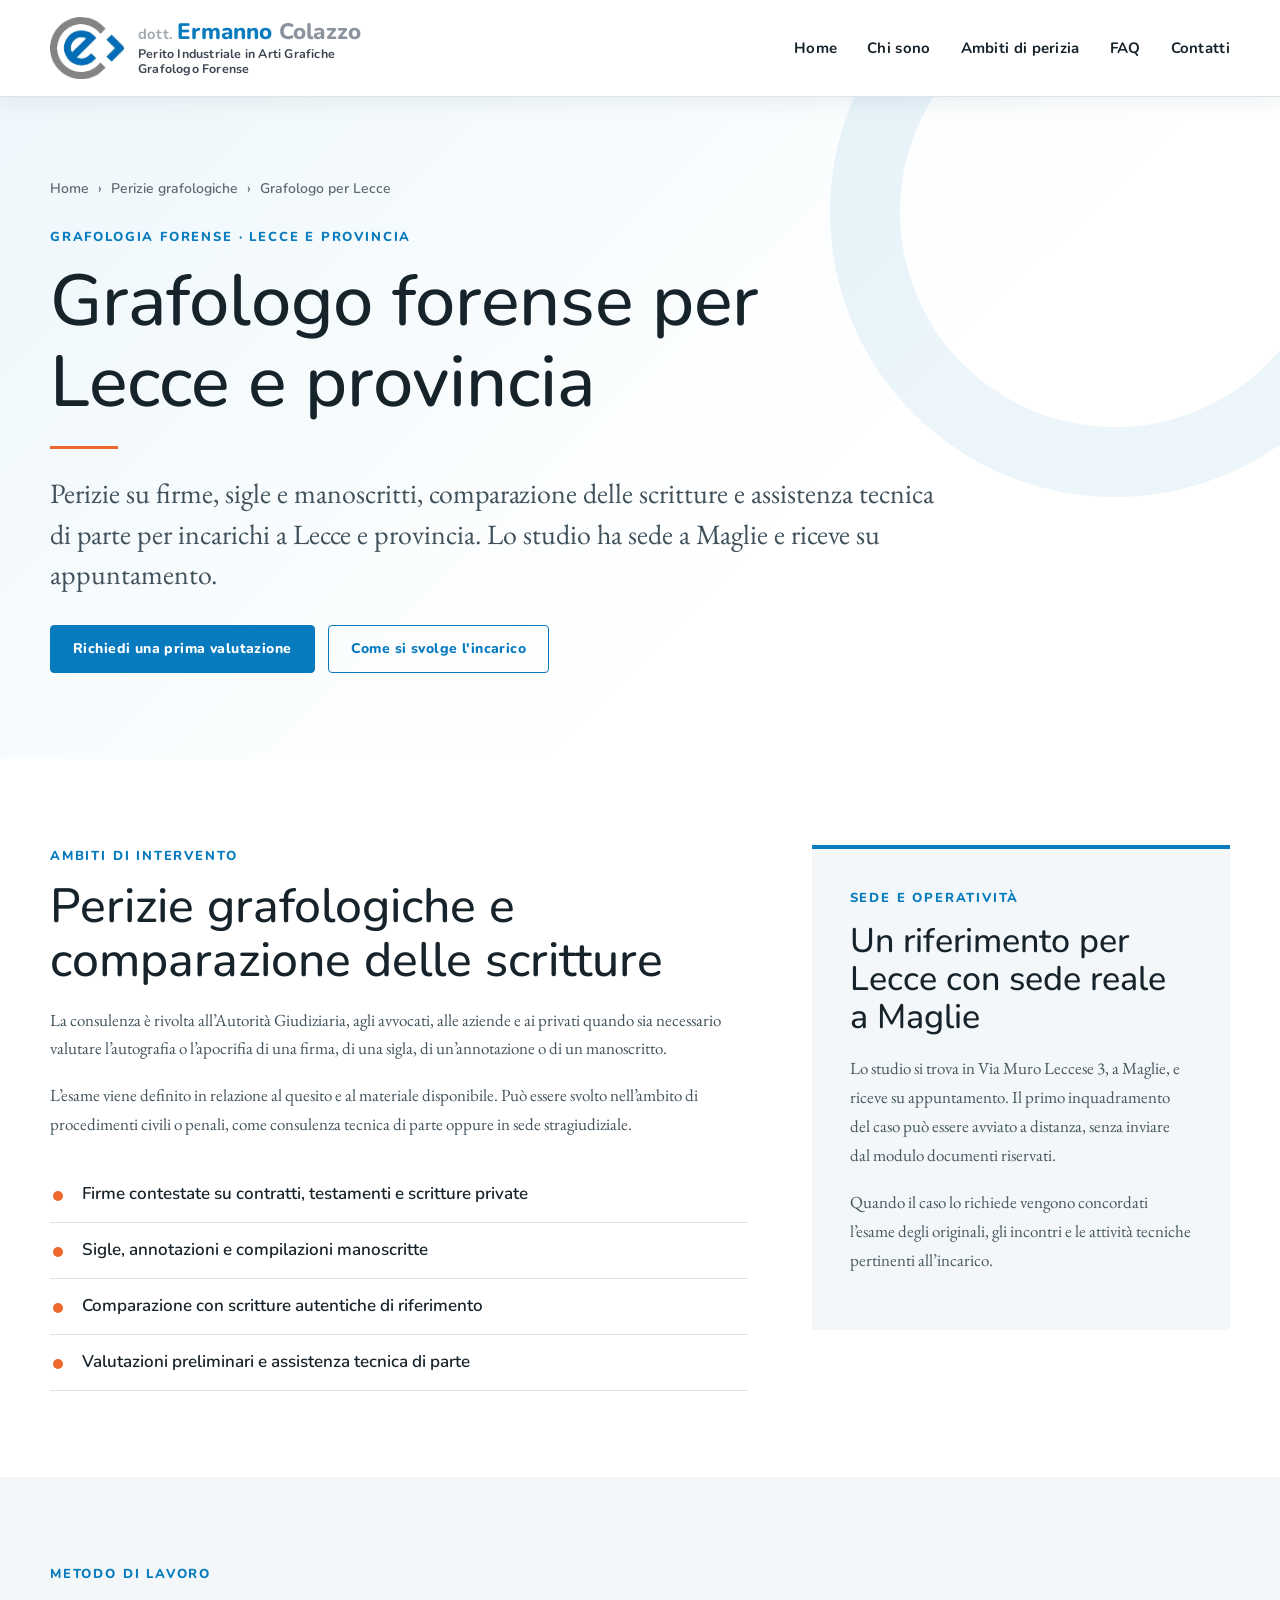
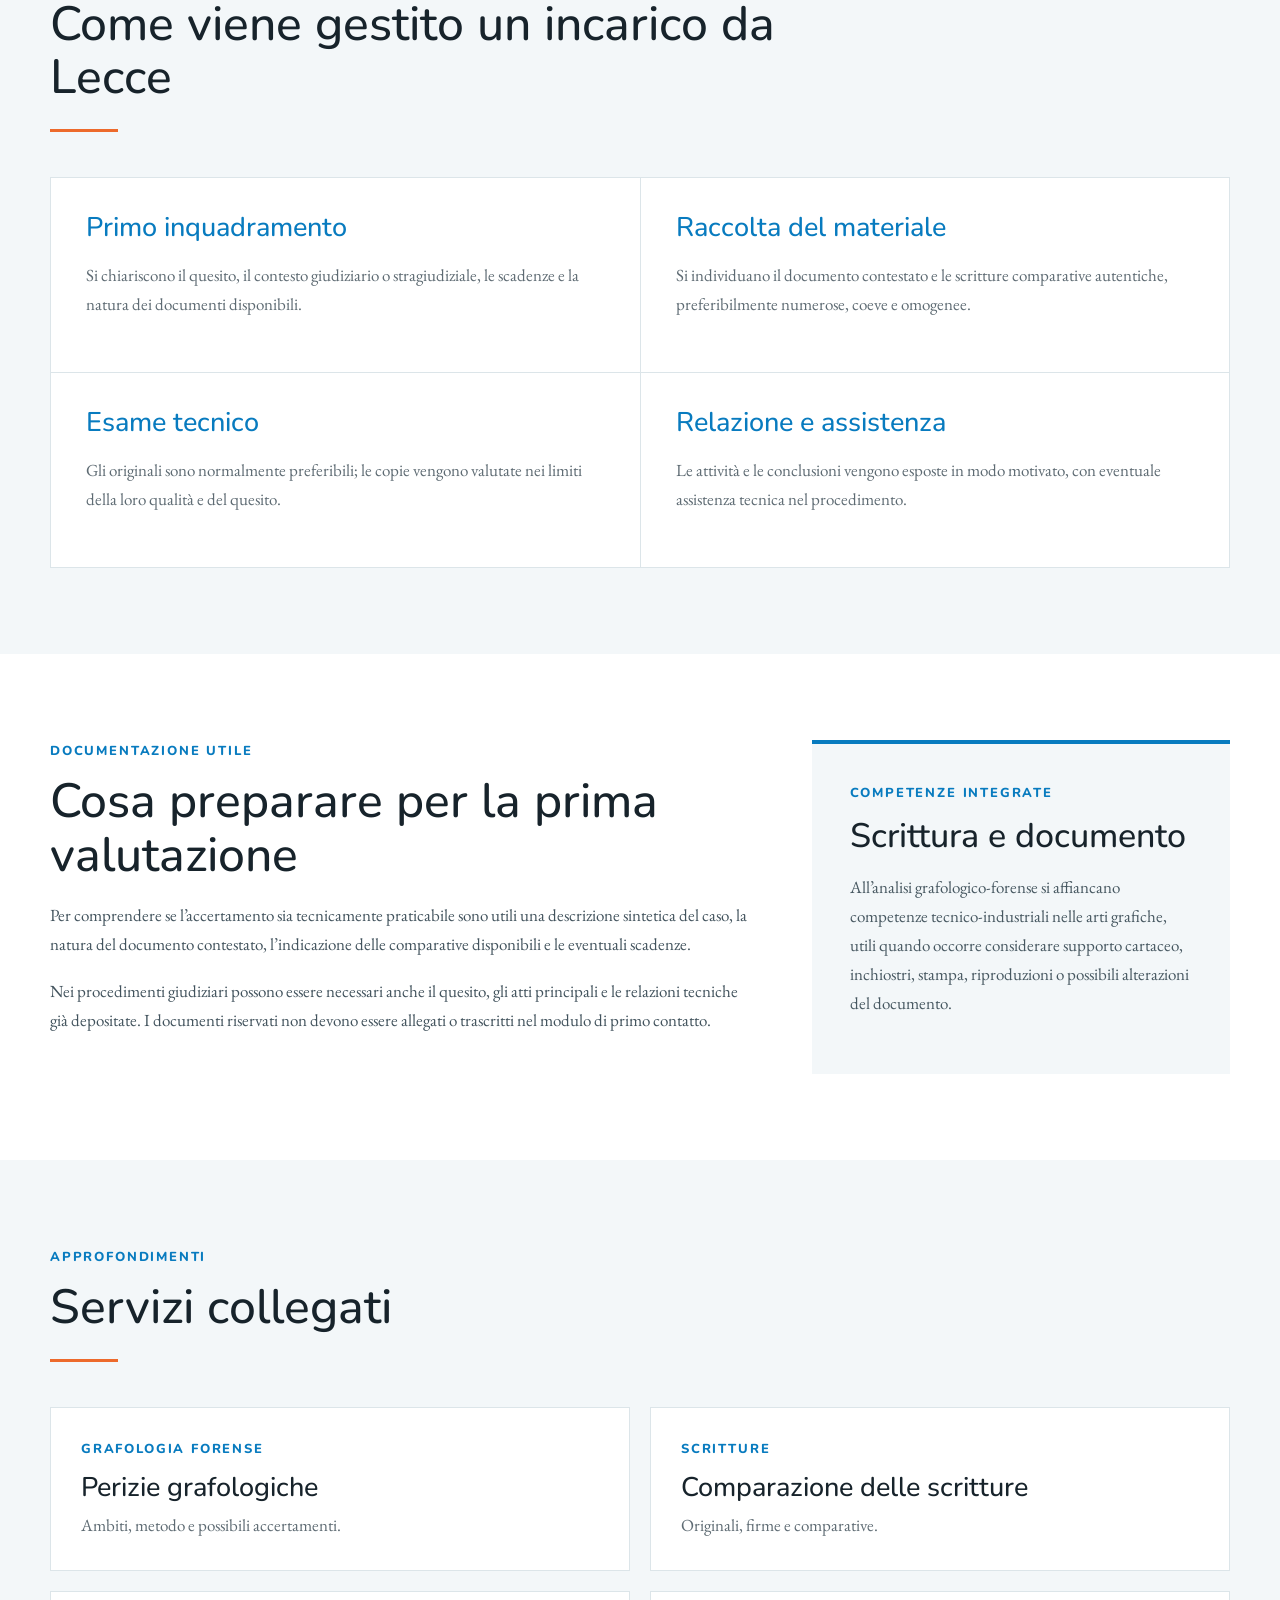
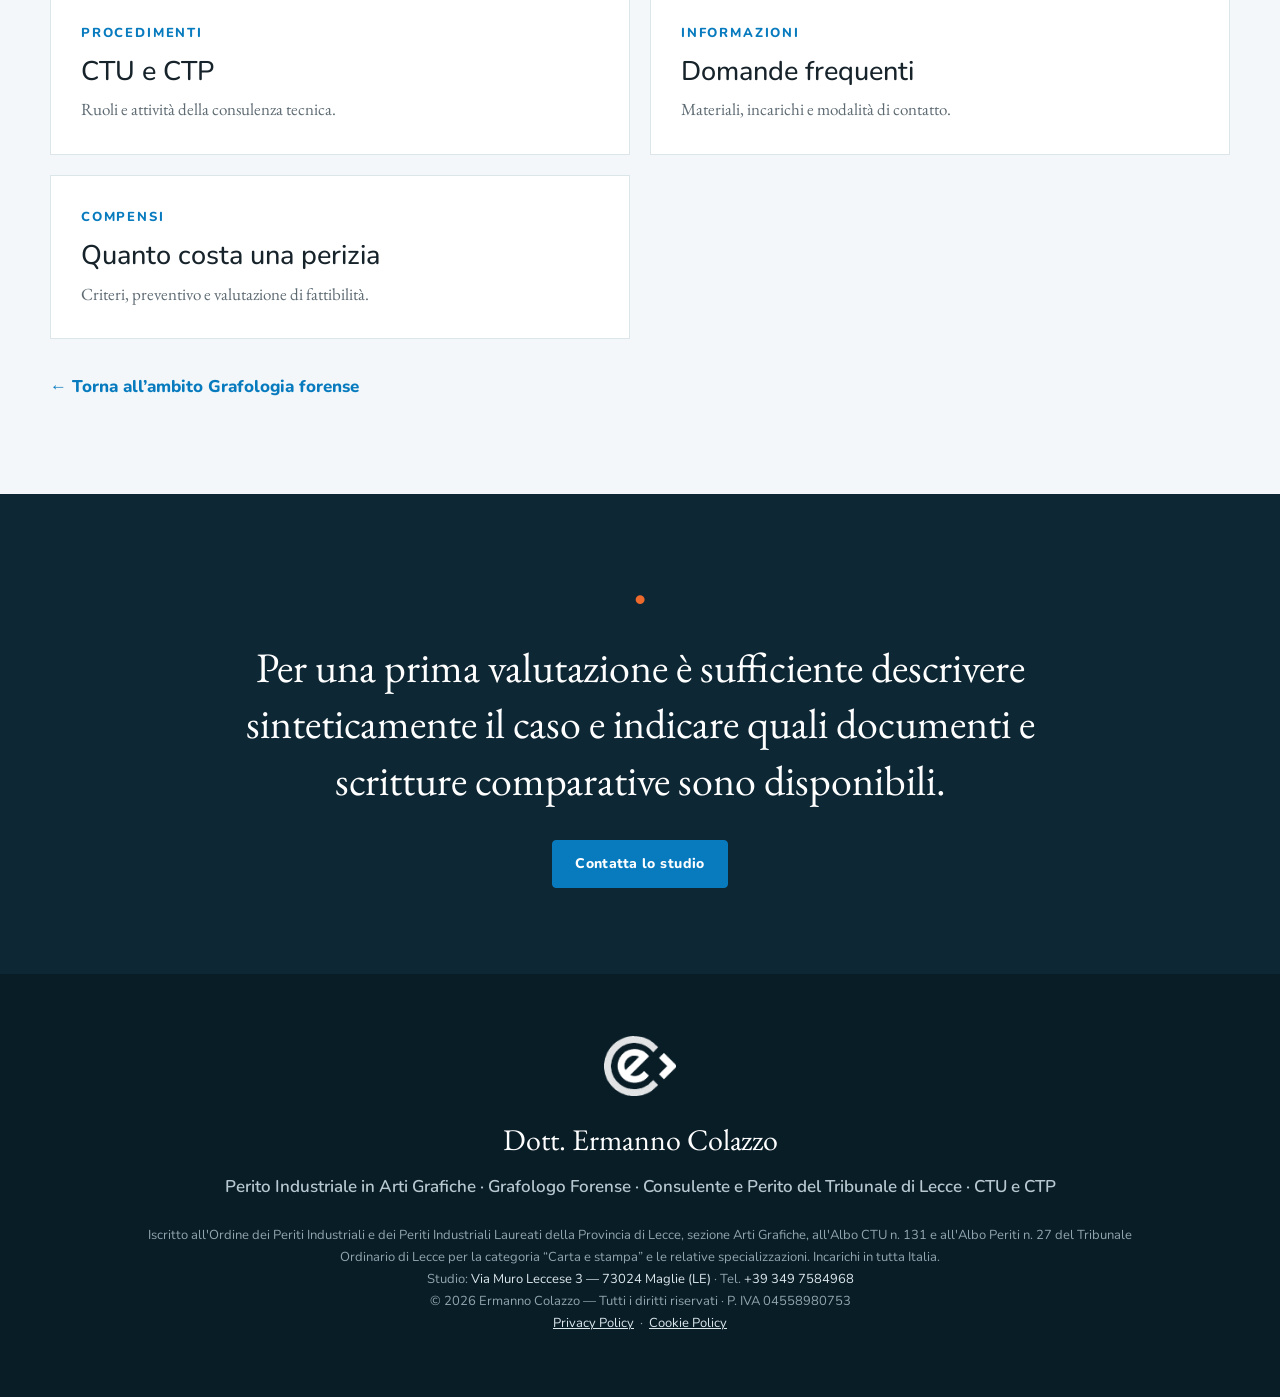
<file: grafologo-lecce/index.html>
<!doctype html>
<html lang="it">
<head>
  <meta charset="utf-8">
  <meta name="viewport" content="width=device-width, initial-scale=1">
  <meta name="robots" content="index, follow, max-image-preview:large">
  <title>Grafologo a Lecce per perizie e CTP | Ermanno Colazzo</title>
  <meta name="description" content="Grafologo forense per Lecce e provincia: perizie su firme e manoscritti, comparazione delle scritture e assistenza CTP. Studio a Maglie, su appuntamento.">
  <link rel="canonical" href="https://www.ermannocolazzo.it/grafologo-lecce/">
  <meta property="og:type" content="website"><meta property="og:site_name" content="Dott. Ermanno Colazzo"><meta property="og:locale" content="it_IT"><meta property="og:title" content="Grafologo forense per Lecce e provincia | Ermanno Colazzo"><meta property="og:description" content="Perizie grafologiche, comparazione delle scritture e assistenza CTP per Lecce e provincia. Studio a Maglie."><meta property="og:url" content="https://www.ermannocolazzo.it/grafologo-lecce/"><meta property="og:image" content="https://www.ermannocolazzo.it/social-card.jpg"><meta property="og:image:width" content="1200"><meta property="og:image:height" content="630"><meta name="twitter:card" content="summary_large_image"><meta name="twitter:title" content="Grafologo forense per Lecce | Ermanno Colazzo"><meta name="twitter:description" content="Perizie su firme e manoscritti e assistenza CTP per Lecce e provincia."><meta name="twitter:image" content="https://www.ermannocolazzo.it/social-card.jpg">
  <link rel="preconnect" href="https://fonts.googleapis.com">
  <link rel="preconnect" href="https://fonts.gstatic.com" crossorigin>
  <link rel="preload" as="style" href="https://fonts.googleapis.com/css2?family=EB+Garamond:ital,wght@0,400;0,500;1,400&amp;family=Nunito:wght@300;400;500;600;700;800&amp;display=swap"><link href="https://fonts.googleapis.com/css2?family=EB+Garamond:ital,wght@0,400;0,500;1,400&amp;family=Nunito:wght@300;400;500;600;700;800&amp;display=swap" rel="stylesheet" media="print" onload="this.media='all'"><noscript><link href="https://fonts.googleapis.com/css2?family=EB+Garamond:ital,wght@0,400;0,500;1,400&amp;family=Nunito:wght@300;400;500;600;700;800&amp;display=swap" rel="stylesheet"></noscript>
  <link rel="stylesheet" href="/styles.css?v=20261026-1">
  <script type="application/ld+json">
  {"@context":"https://schema.org","@graph":[{"@type":"WebPage","@id":"https://www.ermannocolazzo.it/grafologo-lecce/#webpage","url":"https://www.ermannocolazzo.it/grafologo-lecce/","name":"Grafologo forense per Lecce e provincia","description":"Perizie grafologiche, comparazione delle scritture e assistenza CTP per Lecce e provincia.","isPartOf":{"@id":"https://www.ermannocolazzo.it/#website"},"about":{"@id":"https://www.ermannocolazzo.it/grafologo-lecce/#service"},"inLanguage":"it-IT"},{"@type":"Service","@id":"https://www.ermannocolazzo.it/grafologo-lecce/#service","name":"Perizie grafologiche e assistenza CTP per Lecce e provincia","serviceType":"Grafologia forense","provider":{"@id":"https://www.ermannocolazzo.it/#studio"},"areaServed":[{"@type":"City","name":"Lecce"},{"@type":"AdministrativeArea","name":"Provincia di Lecce"}],"url":"https://www.ermannocolazzo.it/grafologo-lecce/","availableChannel":{"@type":"ServiceChannel","serviceUrl":"https://www.ermannocolazzo.it/#contatti"}},{"@type":"BreadcrumbList","itemListElement":[{"@type":"ListItem","position":1,"name":"Home","item":"https://www.ermannocolazzo.it/"},{"@type":"ListItem","position":2,"name":"Perizie grafologiche","item":"https://www.ermannocolazzo.it/perizie-grafologiche/"},{"@type":"ListItem","position":3,"name":"Grafologo per Lecce","item":"https://www.ermannocolazzo.it/grafologo-lecce/"}]}]}
  </script>
</head>
<body>
  <header id="site-header">
    <div class="container nav">
      <a href="/#home" class="brand"><img class="logo-emblem" src="/logo-emblem.png?v=20260805-13" alt="Logo Ermanno Colazzo" width="167" height="140"><span class="wordmark"><span class="l1"><span class="d">dott. </span><span class="e">Ermanno </span><span class="c">Colazzo</span></span><span class="l2">Perito Industriale in Arti Grafiche<span class="role-break">Grafologo Forense</span></span></span></a>
      <nav class="menu" aria-label="Navigazione principale"><ul id="navmenu"><li><a href="/#home" onclick="closeMenu()">Home</a></li><li><a href="/#chi-sono" onclick="closeMenu()">Chi sono</a></li><li><a href="/#ambiti-principali" onclick="closeMenu()">Ambiti di perizia</a></li><li><a href="/#faq" onclick="closeMenu()">FAQ</a></li><li><a href="/#contatti" onclick="closeMenu()">Contatti</a></li></ul></nav>
      <button class="menu-btn" type="button" aria-label="Menu" aria-controls="navmenu" aria-expanded="false" onclick="toggleMenu(this)">☰</button>
    </div>
  </header>
  <main>
    <section class="subpage-hero">
      <div class="container">
        <nav class="breadcrumbs" aria-label="Percorso"><a href="/#home">Home</a><span aria-hidden="true">›</span><a href="/perizie-grafologiche/">Perizie grafologiche</a><span aria-hidden="true">›</span><span aria-current="page">Grafologo per Lecce</span></nav>
        <span class="kicker">Grafologia forense · Lecce e provincia</span>
        <h1>Grafologo forense per Lecce e provincia</h1>
        <div class="divider"></div>
        <p class="lead">Perizie su firme, sigle e manoscritti, comparazione delle scritture e assistenza tecnica di parte per incarichi a Lecce e provincia. Lo studio ha sede a Maglie e riceve su appuntamento.</p>
        <div class="cta"><a class="btn solid" href="/#contatti">Richiedi una prima valutazione</a><a class="btn" href="#modalita">Come si svolge l'incarico</a></div>
      </div>
    </section>
    <section>
      <div class="container content-grid">
        <article>
          <span class="kicker">Ambiti di intervento</span>
          <h2>Perizie grafologiche e comparazione delle scritture</h2>
          <p>La consulenza è rivolta all’Autorità Giudiziaria, agli avvocati, alle aziende e ai privati quando sia necessario valutare l’autografia o l’apocrifia di una firma, di una sigla, di un’annotazione o di un manoscritto.</p>
          <p>L’esame viene definito in relazione al quesito e al materiale disponibile. Può essere svolto nell’ambito di procedimenti civili o penali, come consulenza tecnica di parte oppure in sede stragiudiziale.</p>
          <ul class="evidence-list"><li>Firme contestate su contratti, testamenti e scritture private</li><li>Sigle, annotazioni e compilazioni manoscritte</li><li>Comparazione con scritture autentiche di riferimento</li><li>Valutazioni preliminari e assistenza tecnica di parte</li></ul>
        </article>
        <aside class="evidence-box">
          <span class="kicker">Sede e operatività</span>
          <h2>Un riferimento per Lecce con sede reale a Maglie</h2>
          <p>Lo studio si trova in Via Muro Leccese 3, a Maglie, e riceve su appuntamento. Il primo inquadramento del caso può essere avviato a distanza, senza inviare dal modulo documenti riservati.</p>
          <p>Quando il caso lo richiede vengono concordati l’esame degli originali, gli incontri e le attività tecniche pertinenti all’incarico.</p>
        </aside>
      </div>
    </section>
    <section class="alt method-section" id="modalita">
      <div class="container">
        <div class="section-head"><span class="kicker">Metodo di lavoro</span><h2>Come viene gestito un incarico da Lecce</h2><div class="divider"></div></div>
        <div class="method-list">
          <article class="method-item"><h3>Primo inquadramento</h3><p>Si chiariscono il quesito, il contesto giudiziario o stragiudiziale, le scadenze e la natura dei documenti disponibili.</p></article>
          <article class="method-item"><h3>Raccolta del materiale</h3><p>Si individuano il documento contestato e le scritture comparative autentiche, preferibilmente numerose, coeve e omogenee.</p></article>
          <article class="method-item"><h3>Esame tecnico</h3><p>Gli originali sono normalmente preferibili; le copie vengono valutate nei limiti della loro qualità e del quesito.</p></article>
          <article class="method-item"><h3>Relazione e assistenza</h3><p>Le attività e le conclusioni vengono esposte in modo motivato, con eventuale assistenza tecnica nel procedimento.</p></article>
        </div>
      </div>
    </section>
    <section>
      <div class="container content-grid">
        <article>
          <span class="kicker">Documentazione utile</span>
          <h2>Cosa preparare per la prima valutazione</h2>
          <p>Per comprendere se l’accertamento sia tecnicamente praticabile sono utili una descrizione sintetica del caso, la natura del documento contestato, l’indicazione delle comparative disponibili e le eventuali scadenze.</p>
          <p>Nei procedimenti giudiziari possono essere necessari anche il quesito, gli atti principali e le relazioni tecniche già depositate. I documenti riservati non devono essere allegati o trascritti nel modulo di primo contatto.</p>
        </article>
        <aside class="evidence-box"><span class="kicker">Competenze integrate</span><h2>Scrittura e documento</h2><p>All’analisi grafologico-forense si affiancano competenze tecnico-industriali nelle arti grafiche, utili quando occorre considerare supporto cartaceo, inchiostri, stampa, riproduzioni o possibili alterazioni del documento.</p></aside>
      </div>
    </section>
    <section class="related-section alt">
      <div class="container">
        <div class="section-head"><span class="kicker">Approfondimenti</span><h2>Servizi collegati</h2><div class="divider"></div></div>
        <div class="related-grid"><a class="related-card" href="/perizie-grafologiche/"><span class="kicker">Grafologia forense</span><h3>Perizie grafologiche</h3><p>Ambiti, metodo e possibili accertamenti.</p></a><a class="related-card" href="/comparazione-scritture/"><span class="kicker">Scritture</span><h3>Comparazione delle scritture</h3><p>Originali, firme e comparative.</p></a><a class="related-card" href="/ctu-ctp/"><span class="kicker">Procedimenti</span><h3>CTU e CTP</h3><p>Ruoli e attività della consulenza tecnica.</p></a><a class="related-card" href="/faq/"><span class="kicker">Informazioni</span><h3>Domande frequenti</h3><p>Materiali, incarichi e modalità di contatto.</p></a>
          <a class="related-card" href="/costi-perizia/"><span class="kicker">Compensi</span><h3>Quanto costa una perizia</h3><p>Criteri, preventivo e valutazione di fattibilità.</p></a></div>
        <div class="services-back"><a href="/perizie-grafologiche/">← Torna all’ambito Grafologia forense</a></div>
      </div>
    </section>
    <section class="quote"><div class="container"><span class="q-mark">·</span><blockquote>Per una prima valutazione è sufficiente descrivere sinteticamente il caso e indicare quali documenti e scritture comparative sono disponibili.</blockquote><div class="error-links"><a class="btn solid" href="/#contatti">Contatta lo studio</a></div></div></section>
  </main>
  <footer><div class="container"><img class="logo-emblem-w" src="/logo-emblem-white.png?v=20260805-13" alt="Logo Ermanno Colazzo" width="167" height="140" loading="lazy" decoding="async"><div class="fname">Dott. Ermanno Colazzo</div><div class="frole">Perito Industriale in Arti Grafiche · Grafologo Forense · Consulente e Perito del Tribunale di Lecce · CTU e CTP</div><div class="fnote">Iscritto all'Ordine dei Periti Industriali e dei Periti Industriali Laureati della Provincia di Lecce, sezione Arti Grafiche, all'Albo CTU n. 131 e all'Albo Periti n. 27 del Tribunale Ordinario di Lecce per la categoria “Carta e stampa” e le relative specializzazioni. Incarichi in tutta Italia.<br>Studio: <a href="https://www.google.com/maps/search/?api=1&amp;query=Ermanno%20Colazzo%20grafologo&amp;query_place_id=ChIJiRCCEhYWRBMRFMX5X6p7iag">Via Muro Leccese 3 — 73024 Maglie (LE)</a> · Tel. <a href="tel:+393497584968">+39 349 7584968</a><br>© 2026 Ermanno Colazzo — Tutti i diritti riservati · P. IVA 04558980753<br><a href="/privacy-policy/" style="text-decoration:underline">Privacy Policy</a> &nbsp;·&nbsp; <a href="/cookie-policy/" style="text-decoration:underline">Cookie Policy</a></div></div></footer>
  <script>function toggleMenu(button){const open=document.getElementById('navmenu').classList.toggle('open');button.setAttribute('aria-expanded',String(open))}function closeMenu(){document.getElementById('navmenu').classList.remove('open');document.querySelector('.menu-btn').setAttribute('aria-expanded','false')}</script>
</body>
</html>
</file>
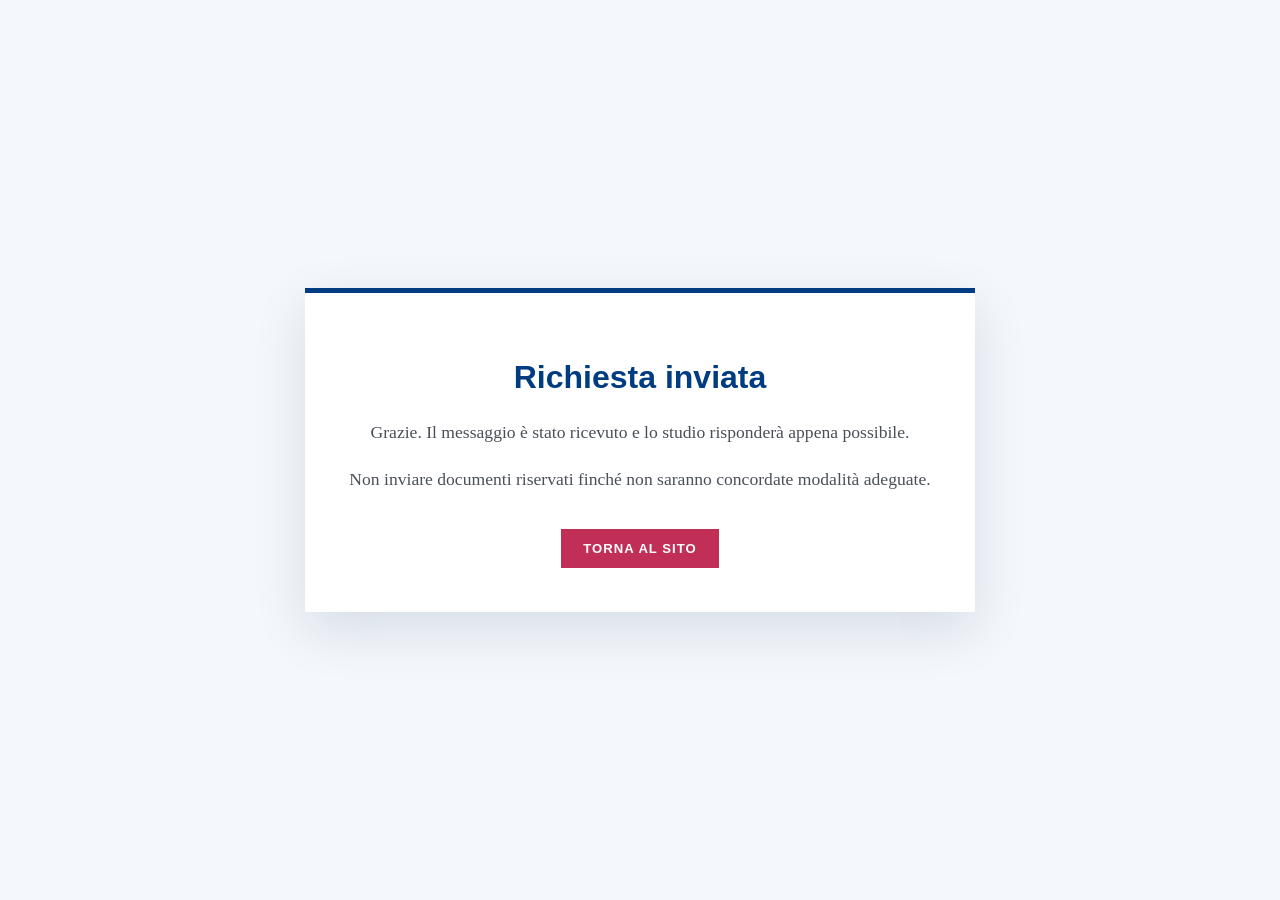
<file: grazie/index.html>
<!doctype html>
<html lang="it">
<head>
<meta charset="UTF-8">
<meta name="viewport" content="width=device-width,initial-scale=1.0">
<meta name="robots" content="noindex,follow">
<title>Richiesta inviata — Dott. Ermanno Colazzo</title>
<style>
body{margin:0;min-height:100vh;display:grid;place-items:center;background:#f4f7fb;color:#4a5058;font:1.1rem/1.65 Georgia,serif}.card{max-width:680px;margin:24px;padding:44px;background:#fff;border-top:5px solid #003c81;box-shadow:0 18px 50px rgba(0,42,92,.12);text-align:center}h1{color:#003c81;font:600 2rem/1.2 Arial,sans-serif}a{display:inline-block;margin-top:18px;padding:12px 22px;background:#c12f57;color:#fff;text-decoration:none;font:700 .82rem Arial,sans-serif;text-transform:uppercase;letter-spacing:1px}
</style>
</head>
<body><main class="card"><h1>Richiesta inviata</h1><p>Grazie. Il messaggio è stato ricevuto e lo studio risponderà appena possibile.</p><p>Non inviare documenti riservati finché non saranno concordate modalità adeguate.</p><a href="/">Torna al sito</a></main></body>
</html>
</file>
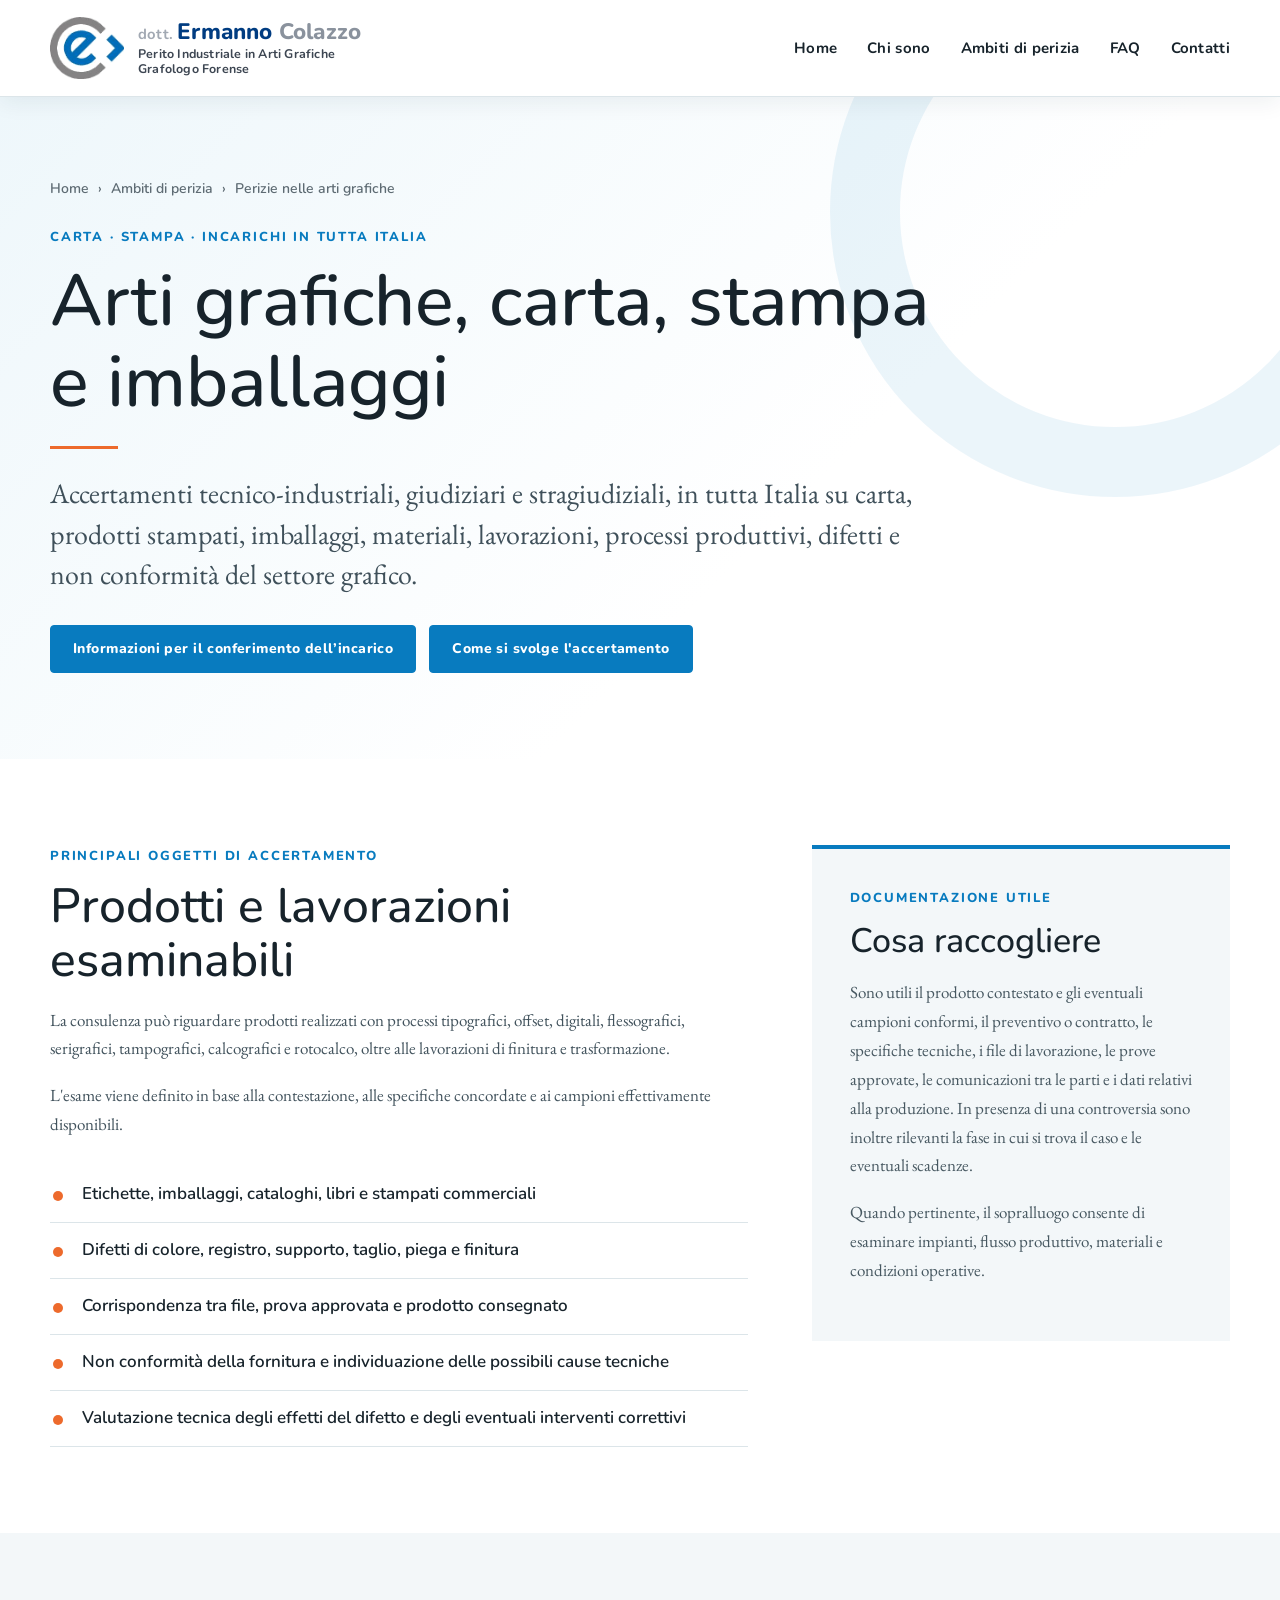
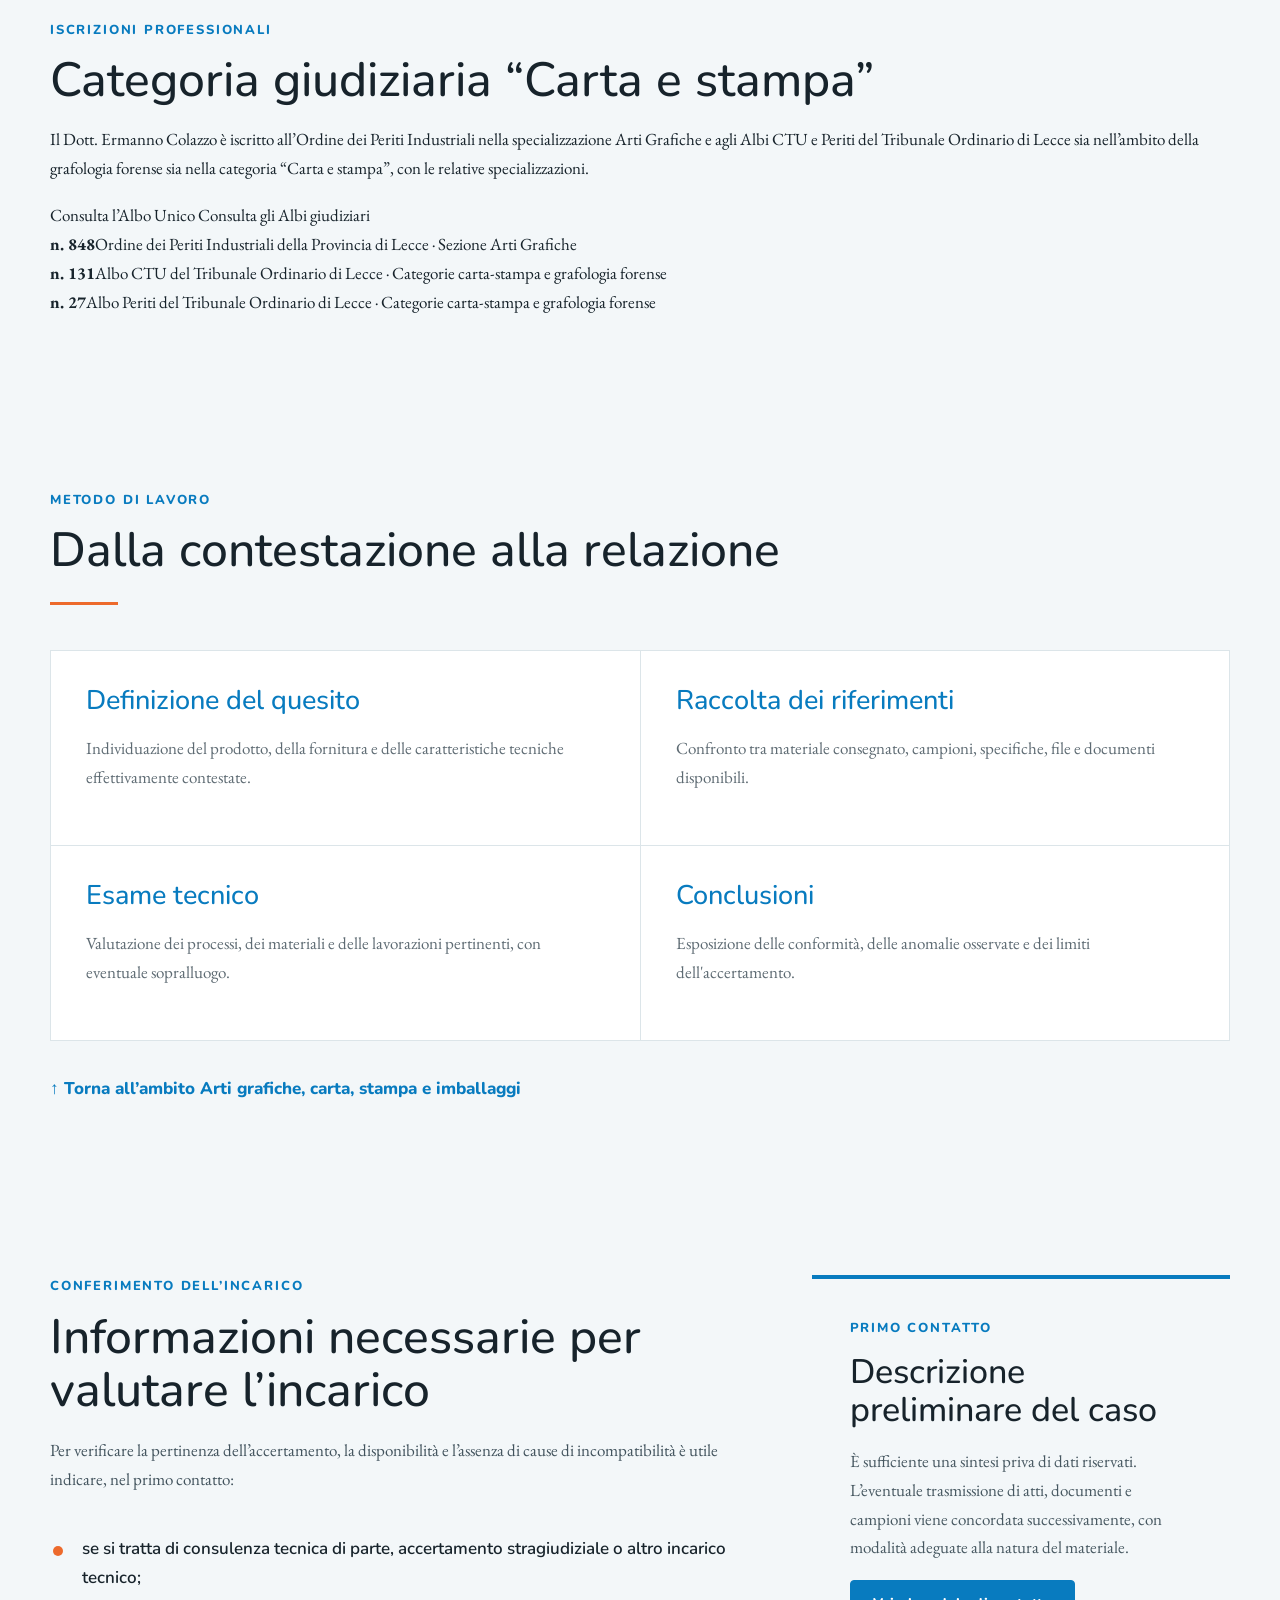
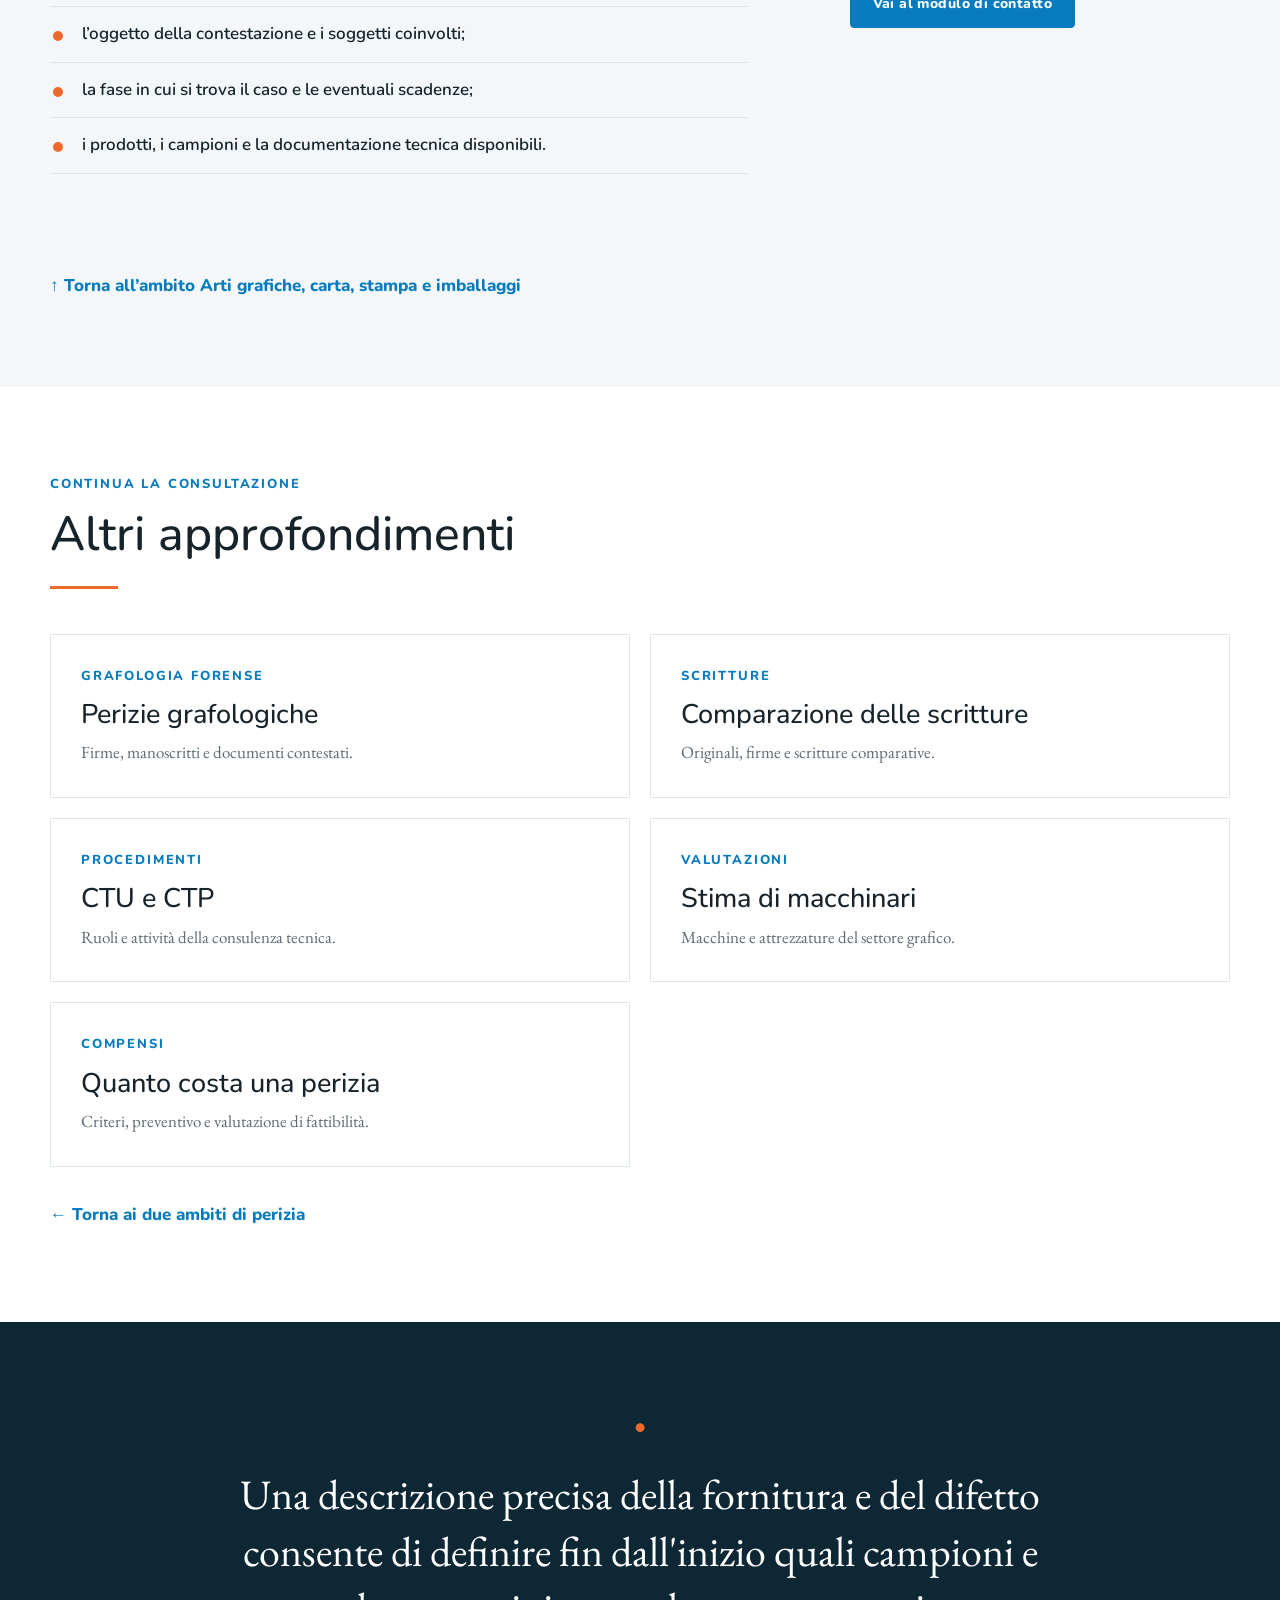
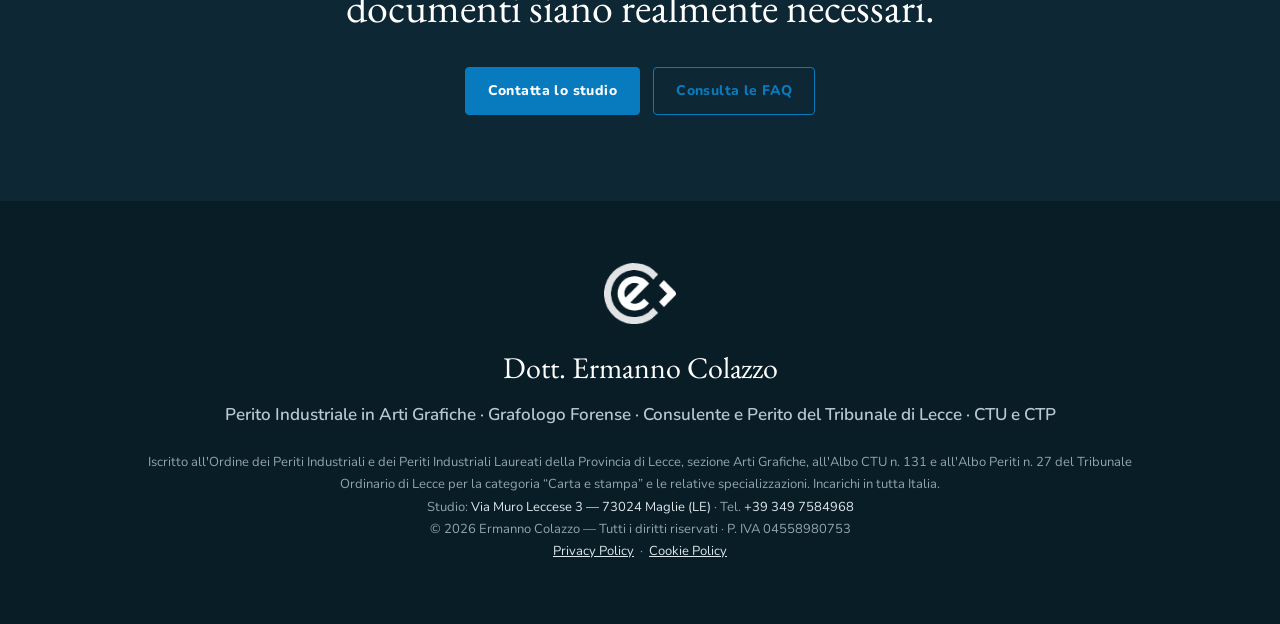
<file: perizie-arti-grafiche/index.html>
<!doctype html>
<html lang="it">
<head>
  <meta charset="utf-8">
  <meta name="viewport" content="width=device-width, initial-scale=1">
  <meta name="robots" content="index, follow, max-image-preview:large">
  <title>Perizie nelle arti grafiche e stampa in Italia | Ermanno Colazzo</title>
  <meta name="description" content="Perizie giudiziarie e stragiudiziali in tutta Italia su carta, prodotti stampati, difetti e processi delle arti grafiche. Albi CTU e Periti.">
  <link rel="canonical" href="https://www.ermannocolazzo.it/perizie-arti-grafiche/">
  <meta property="og:type" content="website"><meta property="og:site_name" content="Dott. Ermanno Colazzo"><meta property="og:locale" content="it_IT"><meta property="og:title" content="Perizie nelle arti grafiche e stampa | Ermanno Colazzo"><meta property="og:description" content="Perizie su carta, prodotti stampati, difetti e processi delle arti grafiche. Incarichi in tutta Italia."><meta property="og:url" content="https://www.ermannocolazzo.it/perizie-arti-grafiche/"><meta property="og:image" content="https://www.ermannocolazzo.it/social-card.jpg"><meta property="og:image:width" content="1200"><meta property="og:image:height" content="630"><meta name="twitter:card" content="summary_large_image"><meta name="twitter:title" content="Perizie nelle arti grafiche | Ermanno Colazzo"><meta name="twitter:description" content="Perizie su carta, stampa e processi delle arti grafiche in tutta Italia."><meta name="twitter:image" content="https://www.ermannocolazzo.it/social-card.jpg">
  <link rel="preconnect" href="https://fonts.googleapis.com">
  <link rel="preconnect" href="https://fonts.gstatic.com" crossorigin>
  <link rel="preload" as="style" href="https://fonts.googleapis.com/css2?family=EB+Garamond:ital,wght@0,400;0,500;1,400&amp;family=Nunito:wght@300;400;500;600;700;800&amp;display=swap"><link href="https://fonts.googleapis.com/css2?family=EB+Garamond:ital,wght@0,400;0,500;1,400&amp;family=Nunito:wght@300;400;500;600;700;800&amp;display=swap" rel="stylesheet" media="print" onload="this.media='all'"><noscript><link href="https://fonts.googleapis.com/css2?family=EB+Garamond:ital,wght@0,400;0,500;1,400&amp;family=Nunito:wght@300;400;500;600;700;800&amp;display=swap" rel="stylesheet"></noscript>
  <link rel="stylesheet" href="/styles.css?v=20261026-1">
  <style>
    .btn,.kicker,.breadcrumbs,nav.menu,.services-back{font-family:'Nunito',Arial,sans-serif}
    .wordmark{font-family:'Nunito',sans-serif;line-height:1.12}
    .wordmark .l1{font-family:'Nunito',sans-serif;font-size:clamp(.98rem,3vw,1.4rem);font-weight:800;letter-spacing:.2px;white-space:nowrap}
    .wordmark .l1 .d{color:#a2a9b3;font-weight:700;font-size:.66em}
    .wordmark .l1 .e{color:#003c81}
    .wordmark .l1 .c{color:#8a929d}
    .wordmark .l2{font-family:'Nunito',sans-serif;font-size:clamp(.6rem,1.7vw,.78rem);font-weight:700;color:#3d4652;letter-spacing:.2px;white-space:normal;line-height:1.2;max-width:250px;text-transform:none}
    .wordmark .role-break{display:block}
  </style>

<script type="application/ld+json">
{"@context":"https://schema.org","@type":"Service","@id":"https://www.ermannocolazzo.it/perizie-arti-grafiche/#service","name":"Perizie tecnico-industriali nelle arti grafiche","description":"Analisi tecnica dei prodotti della stampa tipografica, offset, digitale, flessografica, serigrafica e dei materiali cartotecnici, documenti e prodotti grafici.","serviceType":"Perizie arti grafiche","provider":{"@id":"https://www.ermannocolazzo.it/#studio"},"areaServed":{"@type":"Country","name":"Italia"},"url":"https://www.ermannocolazzo.it/perizie-arti-grafiche/","availableChannel":{"@type":"ServiceChannel","serviceUrl":"https://www.ermannocolazzo.it/#contatti"}}
</script>
<script type="application/ld+json">
  {"@context":"https://schema.org","@type":"BreadcrumbList","itemListElement":[{"@type":"ListItem","position":1,"name":"Home","item":"https://www.ermannocolazzo.it/"},{"@type":"ListItem","position":2,"name":"Ambiti di perizia","item":"https://www.ermannocolazzo.it/#ambiti-principali"},{"@type":"ListItem","position":3,"name":"Perizie nelle arti grafiche","item":"https://www.ermannocolazzo.it/perizie-arti-grafiche/"}]}
</script>
</head>
<body>
  <header id="site-header">
    <div class="container nav">
      <a href="/#home" class="brand">
        <img class="logo-emblem" src="/logo-emblem.png?v=20260805-13" alt="Logo Ermanno Colazzo" width="167" height="140">
        <span class="wordmark"><span class="l1"><span class="d">dott. </span><span class="e">Ermanno </span><span class="c">Colazzo</span></span><span class="l2">Perito Industriale in Arti Grafiche<span class="role-break">Grafologo Forense</span></span></span>
      </a>
      <nav class="menu" aria-label="Navigazione principale"><ul id="navmenu"><li><a href="/#home" onclick="closeMenu()">Home</a></li><li><a href="/#chi-sono" onclick="closeMenu()">Chi sono</a></li><li><a href="/#ambiti-principali" onclick="closeMenu()">Ambiti di perizia</a></li><li><a href="/#faq" onclick="closeMenu()">FAQ</a></li><li><a href="/#contatti" onclick="closeMenu()">Contatti</a></li></ul></nav>
      <button class="menu-btn" type="button" aria-label="Menu" aria-controls="navmenu" aria-expanded="false" onclick="toggleMenu(this)">☰</button>
    </div>
  </header>

  <main>
    <section class="subpage-hero" id="ambito-arti-grafiche">
      <div class="container">
        <nav class="breadcrumbs" aria-label="Percorso"><a href="/#home">Home</a><span aria-hidden="true">›</span><a href="/#ambiti-principali">Ambiti di perizia</a><span aria-hidden="true">›</span><span aria-current="page">Perizie nelle arti grafiche</span></nav>
        <span class="kicker">Carta · stampa · incarichi in tutta Italia</span>
        <h1>Arti grafiche, carta, stampa e imballaggi</h1>
        <div class="divider"></div>
        <p class="lead">Accertamenti tecnico-industriali, giudiziari e stragiudiziali, in tutta Italia su carta, prodotti stampati, imballaggi, materiali, lavorazioni, processi produttivi, difetti e non conformità del settore grafico.</p>
        <div class="cta"><a class="btn solid" href="#conferimento">Informazioni per il conferimento dell’incarico</a><a class="btn solid" href="#accertamento">Come si svolge l'accertamento</a></div>
      </div>
    </section>

    <section>
      <div class="container content-grid">
        <article>
          <span class="kicker">Principali oggetti di accertamento</span>
          <h2>Prodotti e lavorazioni esaminabili</h2>
          <p>La consulenza può riguardare prodotti realizzati con processi tipografici, offset, digitali, flessografici, serigrafici, tampografici, calcografici e rotocalco, oltre alle lavorazioni di finitura e trasformazione.</p>
          <p>L'esame viene definito in base alla contestazione, alle specifiche concordate e ai campioni effettivamente disponibili.</p>
          <ul class="evidence-list">
            <li>Etichette, imballaggi, cataloghi, libri e stampati commerciali</li>
            <li>Difetti di colore, registro, supporto, taglio, piega e finitura</li>
            <li>Corrispondenza tra file, prova approvata e prodotto consegnato</li>
            <li>Non conformità della fornitura e individuazione delle possibili cause tecniche</li>
            <li>Valutazione tecnica degli effetti del difetto e degli eventuali interventi correttivi</li>
          </ul>
        </article>
        <aside class="evidence-box">
          <span class="kicker">Documentazione utile</span>
          <h2>Cosa raccogliere</h2>
          <p>Sono utili il prodotto contestato e gli eventuali campioni conformi, il preventivo o contratto, le specifiche tecniche, i file di lavorazione, le prove approvate, le comunicazioni tra le parti e i dati relativi alla produzione. In presenza di una controversia sono inoltre rilevanti la fase in cui si trova il caso e le eventuali scadenze.</p>
          <p>Quando pertinente, il sopralluogo consente di esaminare impianti, flusso produttivo, materiali e condizioni operative.</p>
        </aside>
      </div>
    </section>

    <section class="credential-section alt">
      <div class="container national-proof">
        <div class="proof-copy">
          <span class="kicker">Iscrizioni professionali</span>
          <h2>Categoria giudiziaria “Carta e stampa”</h2>
          <p>Il Dott. Ermanno Colazzo è iscritto all’Ordine dei Periti Industriali nella specializzazione Arti Grafiche e agli Albi CTU e Periti del Tribunale Ordinario di Lecce sia nell’ambito della grafologia forense sia nella categoria “Carta e stampa”, con le relative specializzazioni.</p>
          <div class="proof-links">
            <a href="https://cnpi.eu/albounico/" target="_blank" rel="noopener">Consulta l’Albo Unico</a>
            <a href="https://alboctuelenchi.giustizia.it/gestione-albi/ricercaIscritti/load" target="_blank" rel="noopener">Consulta gli Albi giudiziari</a>
          </div>
        </div>
        <aside class="proof-data" aria-label="Estremi delle iscrizioni">
          <div><strong>n. 848</strong><span>Ordine dei Periti Industriali della Provincia di Lecce · Sezione Arti Grafiche</span></div>
          <div><strong>n. 131</strong><span>Albo CTU del Tribunale Ordinario di Lecce · Categorie carta-stampa e grafologia forense</span></div>
          <div><strong>n. 27</strong><span>Albo Periti del Tribunale Ordinario di Lecce · Categorie carta-stampa e grafologia forense</span></div>
        </aside>
      </div>
    </section>

    <section class="alt method-section" id="accertamento">
      <div class="container">
        <div class="section-head"><span class="kicker">Metodo di lavoro</span><h2>Dalla contestazione alla relazione</h2><div class="divider"></div></div>
        <div class="method-list">
          <article class="method-item"><h3>Definizione del quesito</h3><p>Individuazione del prodotto, della fornitura e delle caratteristiche tecniche effettivamente contestate.</p></article>
          <article class="method-item"><h3>Raccolta dei riferimenti</h3><p>Confronto tra materiale consegnato, campioni, specifiche, file e documenti disponibili.</p></article>
          <article class="method-item"><h3>Esame tecnico</h3><p>Valutazione dei processi, dei materiali e delle lavorazioni pertinenti, con eventuale sopralluogo.</p></article>
          <article class="method-item"><h3>Conclusioni</h3><p>Esposizione delle conformità, delle anomalie osservate e dei limiti dell'accertamento.</p></article>
        </div>
        <div class="services-back"><a href="#ambito-arti-grafiche">↑ Torna all’ambito Arti grafiche, carta, stampa e imballaggi</a></div>
      </div>
    </section>

    <section class="alt" id="conferimento">
      <div class="container content-grid">
        <article>
          <span class="kicker">Conferimento dell’incarico</span>
          <h2>Informazioni necessarie per valutare l’incarico</h2>
          <p>Per verificare la pertinenza dell’accertamento, la disponibilità e l’assenza di cause di incompatibilità è utile indicare, nel primo contatto:</p>
          <ul class="evidence-list">
            <li>se si tratta di consulenza tecnica di parte, accertamento stragiudiziale o altro incarico tecnico;</li>
            <li>l’oggetto della contestazione e i soggetti coinvolti;</li>
            <li>la fase in cui si trova il caso e le eventuali scadenze;</li>
            <li>i prodotti, i campioni e la documentazione tecnica disponibili.</li>
          </ul>
        </article>
        <aside class="evidence-box">
          <span class="kicker">Primo contatto</span>
          <h2>Descrizione preliminare del caso</h2>
          <p>È sufficiente una sintesi priva di dati riservati. L’eventuale trasmissione di atti, documenti e campioni viene concordata successivamente, con modalità adeguate alla natura del materiale.</p>
          <a class="btn solid" href="/#contatti">Vai al modulo di contatto</a>
        </aside>
        <div class="services-back" style="grid-column:1/-1"><a href="#ambito-arti-grafiche">↑ Torna all’ambito Arti grafiche, carta, stampa e imballaggi</a></div>
      </div>
    </section>

    <section class="related-section">
      <div class="container">
        <div class="section-head"><span class="kicker">Continua la consultazione</span><h2>Altri approfondimenti</h2><div class="divider"></div></div>
        <div class="related-grid">
          <a class="related-card" href="/perizie-grafologiche/"><span class="kicker">Grafologia forense</span><h3>Perizie grafologiche</h3><p>Firme, manoscritti e documenti contestati.</p></a>
          <a class="related-card" href="/comparazione-scritture/"><span class="kicker">Scritture</span><h3>Comparazione delle scritture</h3><p>Originali, firme e scritture comparative.</p></a>
          <a class="related-card" href="/ctu-ctp/"><span class="kicker">Procedimenti</span><h3>CTU e CTP</h3><p>Ruoli e attività della consulenza tecnica.</p></a>
          <a class="related-card" href="/stima-macchinari/"><span class="kicker">Valutazioni</span><h3>Stima di macchinari</h3><p>Macchine e attrezzature del settore grafico.</p></a>
          <a class="related-card" href="/costi-perizia/"><span class="kicker">Compensi</span><h3>Quanto costa una perizia</h3><p>Criteri, preventivo e valutazione di fattibilità.</p></a>
        </div>
        <div class="services-back"><a href="/#ambiti-principali">← Torna ai due ambiti di perizia</a></div>
      </div>
    </section>

    <section class="quote">
      <div class="container">
        <span class="q-mark">·</span>
        <blockquote>Una descrizione precisa della fornitura e del difetto consente di definire fin dall'inizio quali campioni e documenti siano realmente necessari.</blockquote>
        <div class="error-links" style="margin-top:30px"><a class="btn solid" href="/#contatti">Contatta lo studio</a><a class="btn" href="/faq/#arti-grafiche">Consulta le FAQ</a></div>
      </div>
    </section>
  </main>

  <footer>
    <div class="container">
      <img class="logo-emblem-w" src="/logo-emblem-white.png?v=20260805-13" alt="Logo Ermanno Colazzo" width="167" height="140" loading="lazy" decoding="async">
      <div class="fname">Dott. Ermanno Colazzo</div>
      <div class="frole">Perito Industriale in Arti Grafiche · Grafologo Forense · Consulente e Perito del Tribunale di Lecce · CTU e CTP</div>
      <div class="fnote">Iscritto all'Ordine dei Periti Industriali e dei Periti Industriali Laureati della Provincia di Lecce, sezione Arti Grafiche, all'Albo CTU n. 131 e all'Albo Periti n. 27 del Tribunale Ordinario di Lecce per la categoria “Carta e stampa” e le relative specializzazioni. Incarichi in tutta Italia.<br>Studio: <a href="https://www.google.com/maps/search/?api=1&amp;query=Ermanno%20Colazzo%20grafologo&amp;query_place_id=ChIJiRCCEhYWRBMRFMX5X6p7iag">Via Muro Leccese 3 — 73024 Maglie (LE)</a> · Tel. <a href="tel:+393497584968">+39 349 7584968</a><br>© 2026 Ermanno Colazzo — Tutti i diritti riservati · P. IVA 04558980753<br><a href="/privacy-policy/" style="text-decoration:underline">Privacy Policy</a> &nbsp;·&nbsp; <a href="/cookie-policy/" style="text-decoration:underline">Cookie Policy</a></div>
    </div>
  </footer>
  <script>function toggleMenu(button){const open=document.getElementById('navmenu').classList.toggle('open');button.setAttribute('aria-expanded',String(open))}function closeMenu(){document.getElementById('navmenu').classList.remove('open');document.querySelector('.menu-btn').setAttribute('aria-expanded','false')}</script>
</body>
</html>
</file>
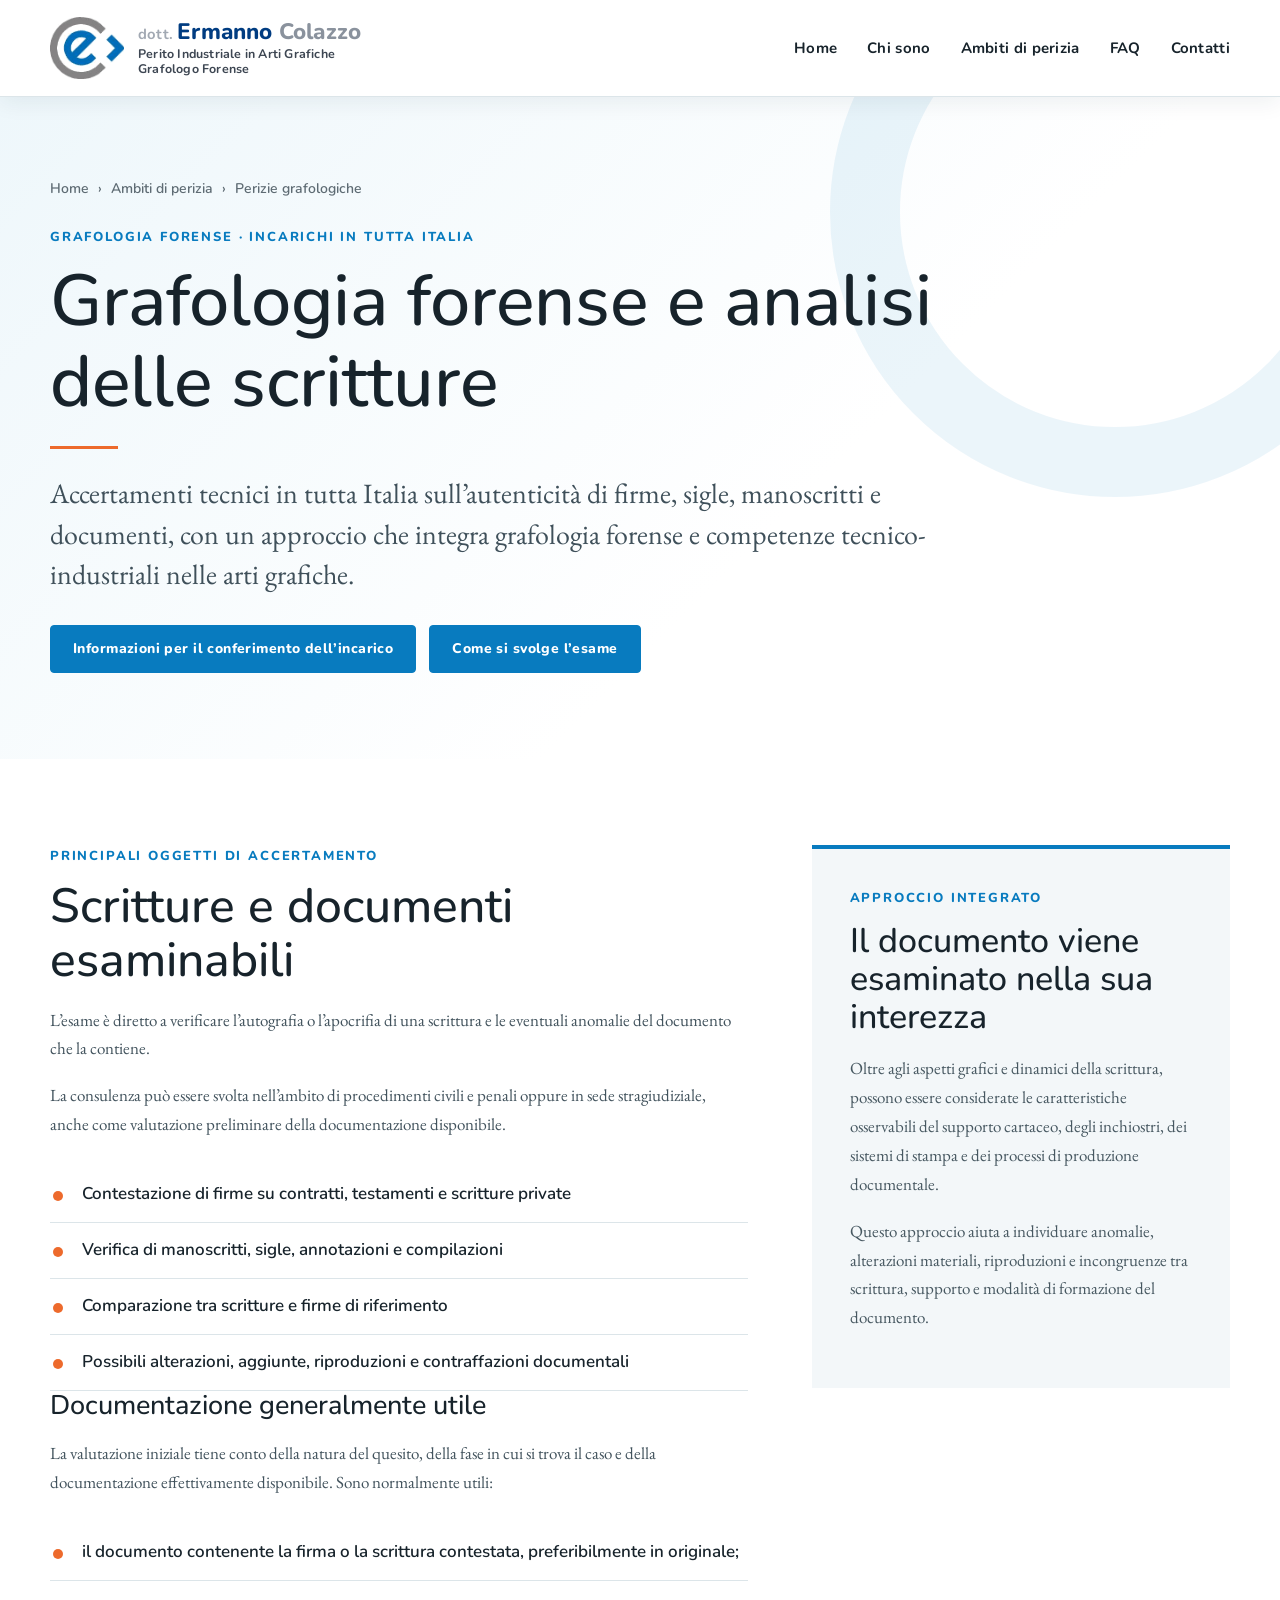
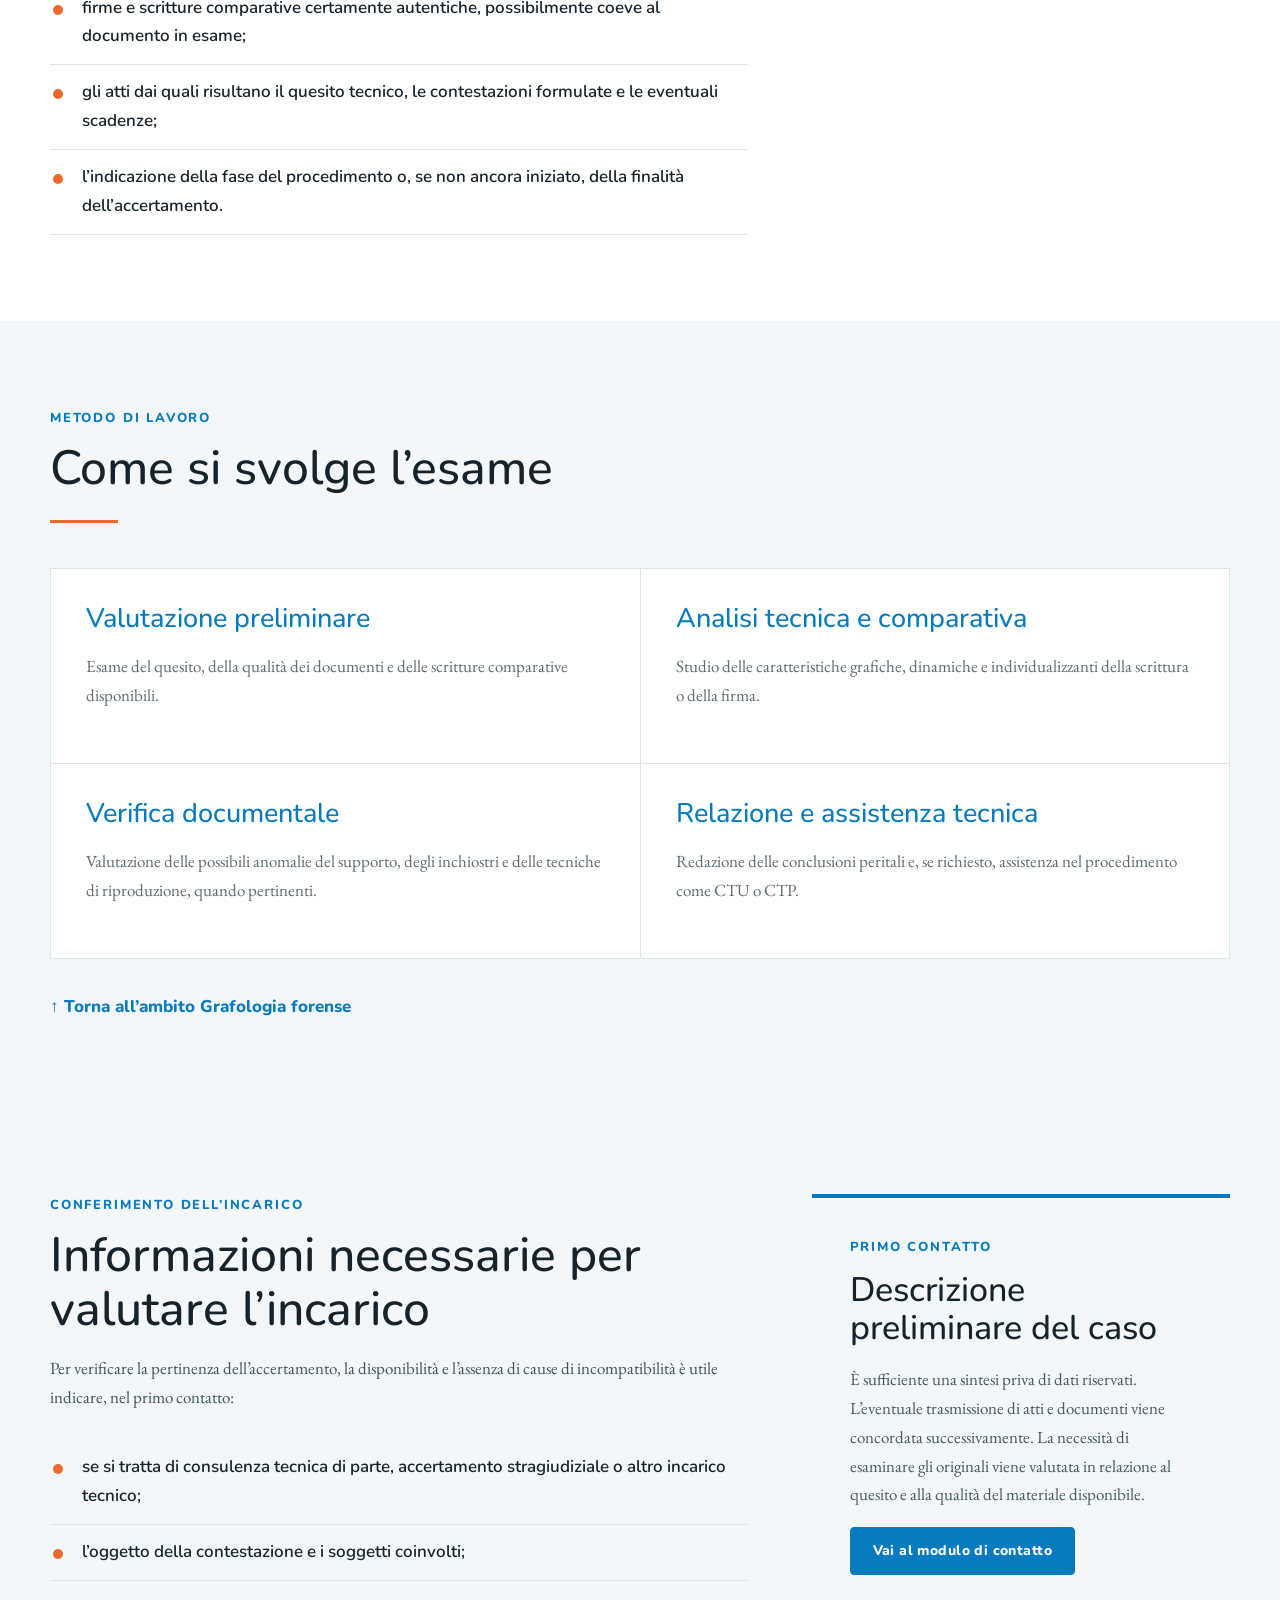
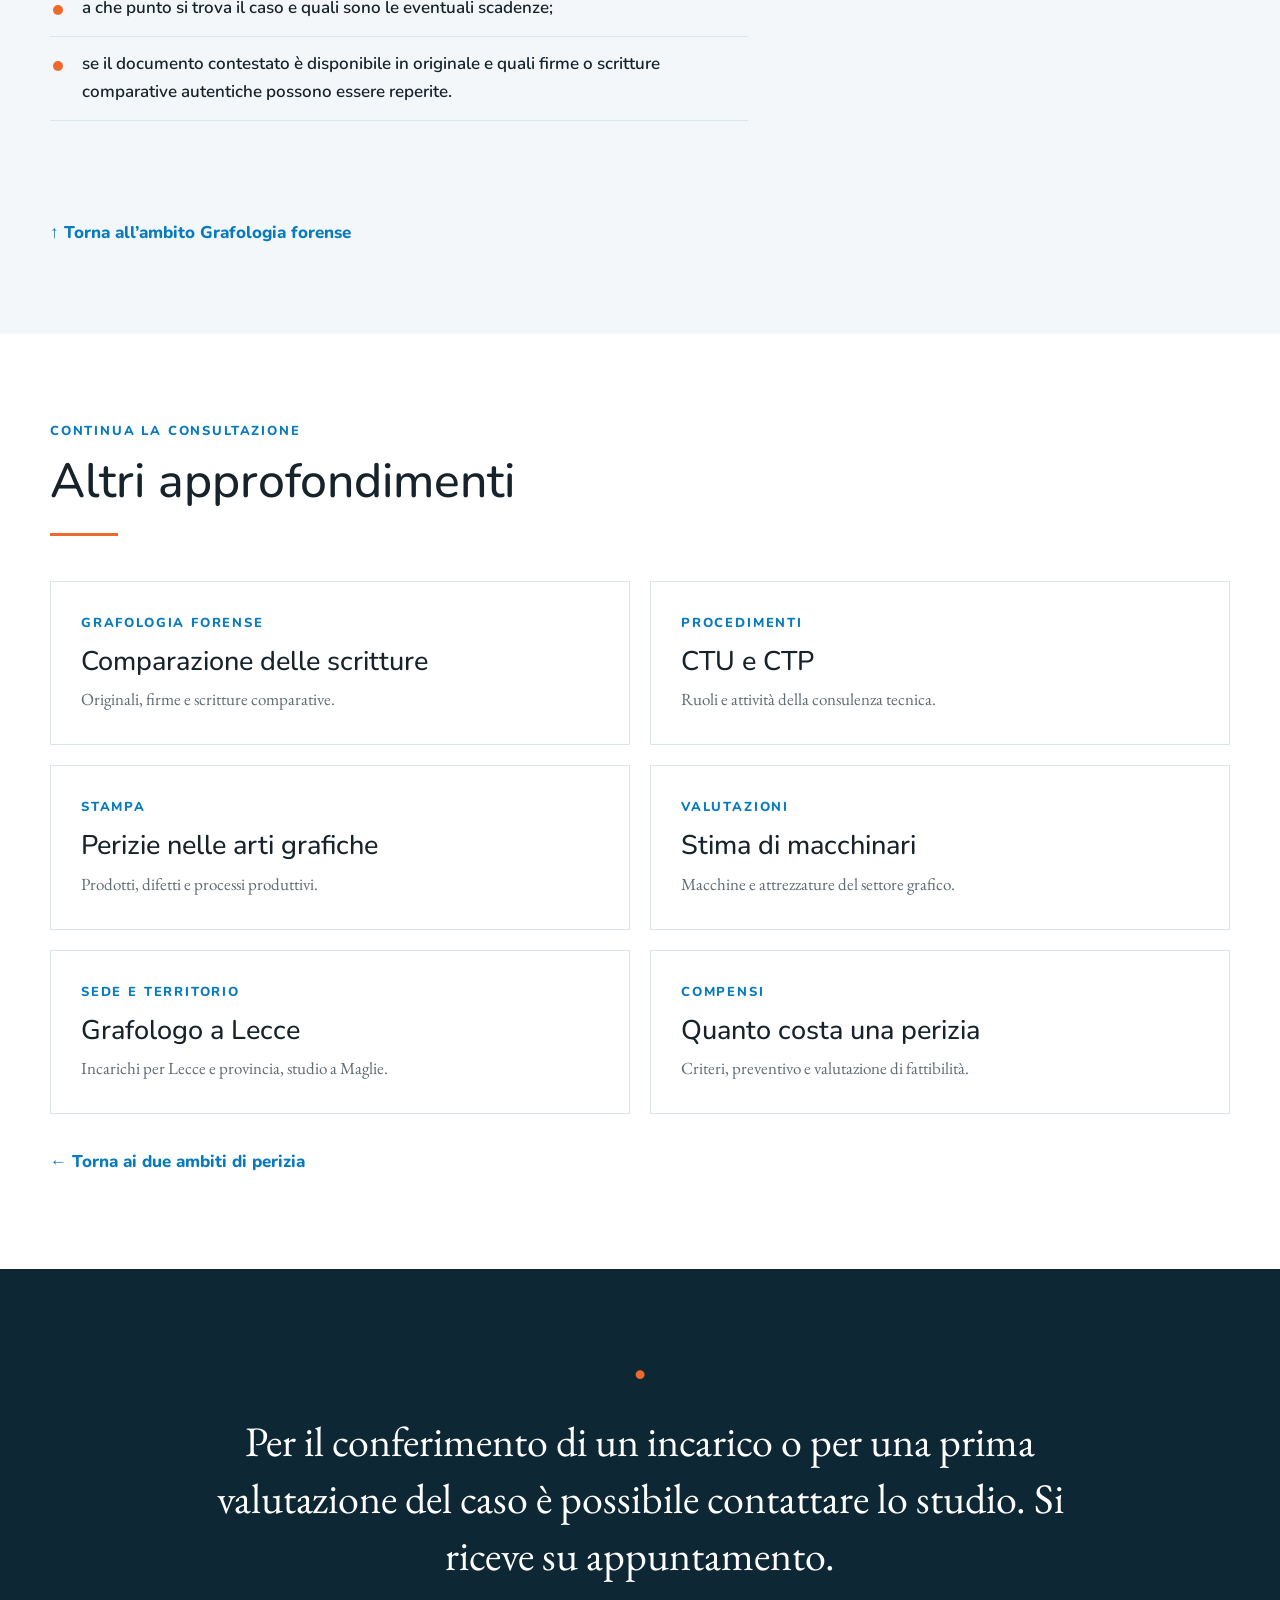
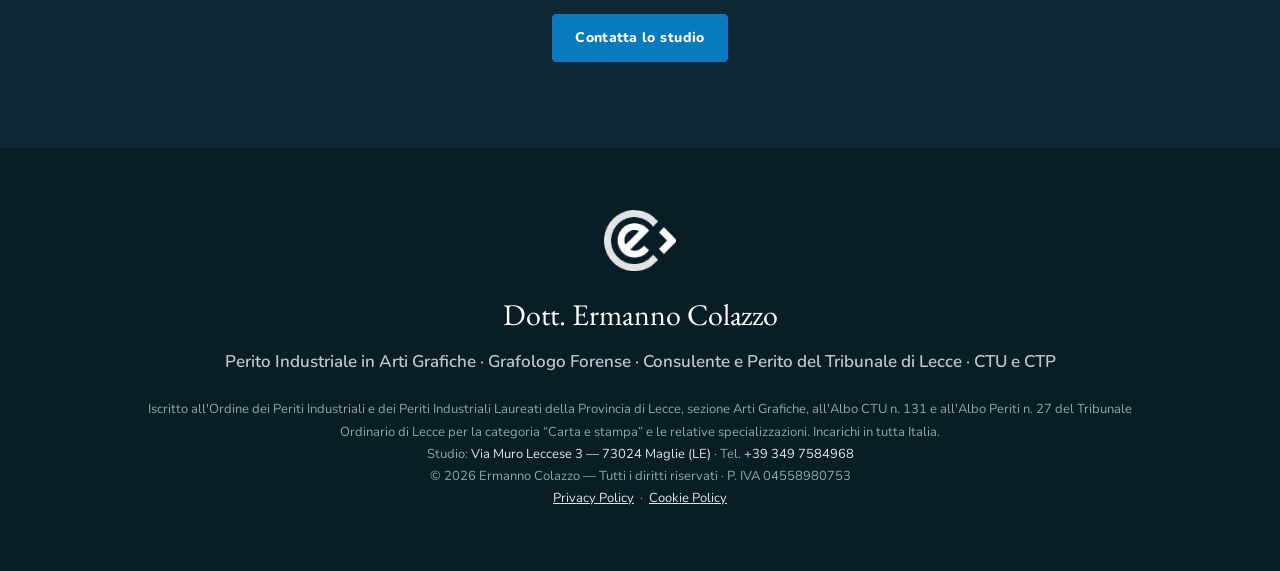
<file: perizie-grafologiche/index.html>
<!doctype html>
<html lang="it">
<head>
  <meta charset="utf-8">
  <meta name="viewport" content="width=device-width, initial-scale=1">
  <meta name="robots" content="index, follow, max-image-preview:large">
  <title>Perizie grafologiche in tutta Italia | Dott. Ermanno Colazzo</title>
  <meta name="description" content="Perizie grafologiche forensi su firme, manoscritti e documenti. Consulenze CTU, CTP e stragiudiziali in tutta Italia.">
  <link rel="canonical" href="https://www.ermannocolazzo.it/perizie-grafologiche/">
  <meta property="og:type" content="website"><meta property="og:site_name" content="Dott. Ermanno Colazzo"><meta property="og:locale" content="it_IT"><meta property="og:title" content="Perizie grafologiche in tutta Italia | Dott. Ermanno Colazzo"><meta property="og:description" content="Perizie grafologiche forensi su firme, manoscritti e documenti. Consulenze CTU, CTP e stragiudiziali in tutta Italia."><meta property="og:url" content="https://www.ermannocolazzo.it/perizie-grafologiche/"><meta property="og:image" content="https://www.ermannocolazzo.it/social-card.jpg"><meta property="og:image:width" content="1200"><meta property="og:image:height" content="630"><meta name="twitter:card" content="summary_large_image"><meta name="twitter:title" content="Perizie grafologiche | Dott. Ermanno Colazzo"><meta name="twitter:description" content="Perizie grafologiche forensi e consulenze in tutta Italia."><meta name="twitter:image" content="https://www.ermannocolazzo.it/social-card.jpg">
  <link rel="preconnect" href="https://fonts.googleapis.com">
  <link rel="preconnect" href="https://fonts.gstatic.com" crossorigin>
  <link rel="preload" as="style" href="https://fonts.googleapis.com/css2?family=EB+Garamond:ital,wght@0,400;0,500;1,400&amp;family=Nunito:wght@300;400;500;600;700;800&amp;display=swap"><link href="https://fonts.googleapis.com/css2?family=EB+Garamond:ital,wght@0,400;0,500;1,400&amp;family=Nunito:wght@300;400;500;600;700;800&amp;display=swap" rel="stylesheet" media="print" onload="this.media='all'"><noscript><link href="https://fonts.googleapis.com/css2?family=EB+Garamond:ital,wght@0,400;0,500;1,400&amp;family=Nunito:wght@300;400;500;600;700;800&amp;display=swap" rel="stylesheet"></noscript>
  <link rel="stylesheet" href="/styles.css?v=20261026-1">
  <style>
    .btn,.kicker,.breadcrumbs,nav.menu,.services-back{font-family:'Nunito',Arial,sans-serif}
    .wordmark{font-family:'Nunito',sans-serif;line-height:1.12}
    .wordmark .l1{font-family:'Nunito',sans-serif;font-size:clamp(.98rem,3vw,1.4rem);font-weight:800;letter-spacing:.2px;white-space:nowrap}
    .wordmark .l1 .d{color:#a2a9b3;font-weight:700;font-size:.66em}
    .wordmark .l1 .e{color:#003c81}
    .wordmark .l1 .c{color:#8a929d}
    .wordmark .l2{font-family:'Nunito',sans-serif;font-size:clamp(.6rem,1.7vw,.78rem);font-weight:700;color:#3d4652;letter-spacing:.2px;white-space:normal;line-height:1.2;max-width:250px;text-transform:none}
    .wordmark .role-break{display:block}
  </style>

<script type="application/ld+json">
{"@context":"https://schema.org","@type":"Service","@id":"https://www.ermannocolazzo.it/perizie-grafologiche/#service","name":"Perizie grafologiche e analisi della scrittura","description":"Accertamenti tecnici sull'autenticità di firme, sigle, manoscritti e documenti, con approccio che integra grafologia forense e competenze tecnico-industriali nelle arti grafiche. Incarichi in tutta Italia.","serviceType":"Perizie grafologiche","provider":{"@id":"https://www.ermannocolazzo.it/#studio"},"areaServed":{"@type":"Country","name":"Italia"},"url":"https://www.ermannocolazzo.it/perizie-grafologiche/","availableChannel":{"@type":"ServiceChannel","serviceUrl":"https://www.ermannocolazzo.it/#contatti"}}
</script>
<script type="application/ld+json">
  {"@context":"https://schema.org","@type":"BreadcrumbList","itemListElement":[{"@type":"ListItem","position":1,"name":"Home","item":"https://www.ermannocolazzo.it/"},{"@type":"ListItem","position":2,"name":"Ambiti di perizia","item":"https://www.ermannocolazzo.it/#ambiti-principali"},{"@type":"ListItem","position":3,"name":"Perizie grafologiche","item":"https://www.ermannocolazzo.it/perizie-grafologiche/"}]}
</script>
</head>
<body>
  <header id="site-header">
    <div class="container nav">
      <a href="/#home" class="brand">
        <img class="logo-emblem" src="/logo-emblem.png?v=20260805-13" alt="Logo Ermanno Colazzo" width="167" height="140">
        <span class="wordmark">
          <span class="l1"><span class="d">dott. </span><span class="e">Ermanno </span><span class="c">Colazzo</span></span>
          <span class="l2">Perito Industriale in Arti Grafiche<span class="role-break">Grafologo Forense</span></span>
        </span>
      </a>
      <nav class="menu" aria-label="Navigazione principale">
        <ul id="navmenu">
          <li><a href="/#home" onclick="closeMenu()">Home</a></li>
          <li><a href="/#chi-sono" onclick="closeMenu()">Chi sono</a></li>
          <li><a href="/#ambiti-principali" onclick="closeMenu()">Ambiti di perizia</a></li>
          <li><a href="/#faq" onclick="closeMenu()">FAQ</a></li>
          <li><a href="/#contatti" onclick="closeMenu()">Contatti</a></li>
        </ul>
      </nav>
      <button class="menu-btn" type="button" aria-label="Menu" aria-controls="navmenu" aria-expanded="false" onclick="toggleMenu(this)">☰</button>
    </div>
  </header>

  <main>
    <section class="subpage-hero" id="ambito-grafologia">
      <div class="container">
        <nav class="breadcrumbs" aria-label="Percorso"><a href="/#home">Home</a><span aria-hidden="true">›</span><a href="/#ambiti-principali">Ambiti di perizia</a><span aria-hidden="true">›</span><span aria-current="page">Perizie grafologiche</span></nav>
        <span class="kicker">Grafologia forense · Incarichi in tutta Italia</span>
        <h1>Grafologia forense e analisi delle scritture</h1>
        <div class="divider"></div>
        <p class="lead">Accertamenti tecnici in tutta Italia sull’autenticità di firme, sigle, manoscritti e documenti, con un approccio che integra grafologia forense e competenze tecnico-industriali nelle arti grafiche.</p>
        <div class="cta">
          <a class="btn solid" href="#conferimento">Informazioni per il conferimento dell’incarico</a>
          <a class="btn solid" href="#metodo">Come si svolge l’esame</a>
        </div>
      </div>
    </section>

    <section>
      <div class="container content-grid">
        <article>
          <span class="kicker">Principali oggetti di accertamento</span>
          <h2>Scritture e documenti esaminabili</h2>
          <p>L’esame è diretto a verificare l’autografia o l’apocrifia di una scrittura e le eventuali anomalie del documento che la contiene.</p>
          <p>La consulenza può essere svolta nell’ambito di procedimenti civili e penali oppure in sede stragiudiziale, anche come valutazione preliminare della documentazione disponibile.</p>
          <ul class="evidence-list">
            <li>Contestazione di firme su contratti, testamenti e scritture private</li>
            <li>Verifica di manoscritti, sigle, annotazioni e compilazioni</li>
            <li>Comparazione tra scritture e firme di riferimento</li>
            <li>Possibili alterazioni, aggiunte, riproduzioni e contraffazioni documentali</li>
          </ul>
          <h3>Documentazione generalmente utile</h3>
          <p>La valutazione iniziale tiene conto della natura del quesito, della fase in cui si trova il caso e della documentazione effettivamente disponibile. Sono normalmente utili:</p>
          <ul class="evidence-list">
            <li>il documento contenente la firma o la scrittura contestata, preferibilmente in originale;</li>
            <li>firme e scritture comparative certamente autentiche, possibilmente coeve al documento in esame;</li>
            <li>gli atti dai quali risultano il quesito tecnico, le contestazioni formulate e le eventuali scadenze;</li>
            <li>l’indicazione della fase del procedimento o, se non ancora iniziato, della finalità dell’accertamento.</li>
          </ul>
        </article>

        <aside class="evidence-box">
          <span class="kicker">Approccio integrato</span>
          <h2>Il documento viene esaminato nella sua interezza</h2>
          <p>Oltre agli aspetti grafici e dinamici della scrittura, possono essere considerate le caratteristiche osservabili del supporto cartaceo, degli inchiostri, dei sistemi di stampa e dei processi di produzione documentale.</p>
          <p>Questo approccio aiuta a individuare anomalie, alterazioni materiali, riproduzioni e incongruenze tra scrittura, supporto e modalità di formazione del documento.</p>
        </aside>
      </div>
    </section>

    <section class="alt method-section" id="metodo">
      <div class="container">
        <div class="section-head">
          <span class="kicker">Metodo di lavoro</span>
          <h2>Come si svolge l’esame</h2>
          <div class="divider"></div>
        </div>
        <div class="method-list">
          <article class="method-item"><h3>Valutazione preliminare</h3><p>Esame del quesito, della qualità dei documenti e delle scritture comparative disponibili.</p></article>
          <article class="method-item"><h3>Analisi tecnica e comparativa</h3><p>Studio delle caratteristiche grafiche, dinamiche e individualizzanti della scrittura o della firma.</p></article>
          <article class="method-item"><h3>Verifica documentale</h3><p>Valutazione delle possibili anomalie del supporto, degli inchiostri e delle tecniche di riproduzione, quando pertinenti.</p></article>
          <article class="method-item"><h3>Relazione e assistenza tecnica</h3><p>Redazione delle conclusioni peritali e, se richiesto, assistenza nel procedimento come CTU o CTP.</p></article>
        </div>
        <div class="services-back"><a href="#ambito-grafologia">↑ Torna all’ambito Grafologia forense</a></div>
      </div>
    </section>

    <section class="alt" id="conferimento">
      <div class="container content-grid">
        <article>
          <span class="kicker">Conferimento dell’incarico</span>
          <h2>Informazioni necessarie per valutare l’incarico</h2>
          <p>Per verificare la pertinenza dell’accertamento, la disponibilità e l’assenza di cause di incompatibilità è utile indicare, nel primo contatto:</p>
          <ul class="evidence-list">
            <li>se si tratta di consulenza tecnica di parte, accertamento stragiudiziale o altro incarico tecnico;</li>
            <li>l’oggetto della contestazione e i soggetti coinvolti;</li>
            <li>a che punto si trova il caso e quali sono le eventuali scadenze;</li>
            <li>se il documento contestato è disponibile in originale e quali firme o scritture comparative autentiche possono essere reperite.</li>
          </ul>
        </article>
        <aside class="evidence-box">
          <span class="kicker">Primo contatto</span>
          <h2>Descrizione preliminare del caso</h2>
          <p>È sufficiente una sintesi priva di dati riservati. L’eventuale trasmissione di atti e documenti viene concordata successivamente. La necessità di esaminare gli originali viene valutata in relazione al quesito e alla qualità del materiale disponibile.</p>
          <a class="btn solid" href="/#contatti">Vai al modulo di contatto</a>
        </aside>
        <div class="services-back" style="grid-column:1/-1"><a href="#ambito-grafologia">↑ Torna all’ambito Grafologia forense</a></div>
      </div>
    </section>

    <section class="related-section">
      <div class="container">
        <div class="section-head"><span class="kicker">Continua la consultazione</span><h2>Altri approfondimenti</h2><div class="divider"></div></div>
        <div class="related-grid">
          <a class="related-card" href="/comparazione-scritture/"><span class="kicker">Grafologia forense</span><h3>Comparazione delle scritture</h3><p>Originali, firme e scritture comparative.</p></a>
          <a class="related-card" href="/ctu-ctp/"><span class="kicker">Procedimenti</span><h3>CTU e CTP</h3><p>Ruoli e attività della consulenza tecnica.</p></a>
          <a class="related-card" href="/perizie-arti-grafiche/"><span class="kicker">Stampa</span><h3>Perizie nelle arti grafiche</h3><p>Prodotti, difetti e processi produttivi.</p></a>
          <a class="related-card" href="/stima-macchinari/"><span class="kicker">Valutazioni</span><h3>Stima di macchinari</h3><p>Macchine e attrezzature del settore grafico.</p></a>
          <a class="related-card" href="/grafologo-lecce/"><span class="kicker">Sede e territorio</span><h3>Grafologo a Lecce</h3><p>Incarichi per Lecce e provincia, studio a Maglie.</p></a>
          <a class="related-card" href="/costi-perizia/"><span class="kicker">Compensi</span><h3>Quanto costa una perizia</h3><p>Criteri, preventivo e valutazione di fattibilità.</p></a>
        </div>
        <div class="services-back"><a href="/#ambiti-principali">← Torna ai due ambiti di perizia</a></div>
      </div>
    </section>

    <section class="quote">
      <div class="container">
        <span class="q-mark">·</span>
        <blockquote>Per il conferimento di un incarico o per una prima valutazione del caso è possibile contattare lo studio. Si riceve su appuntamento.</blockquote>
        <div class="error-links" style="margin-top:30px">
          <a class="btn solid" href="/#contatti">Contatta lo studio</a>
        </div>
      </div>
    </section>
  </main>

  <footer>
    <div class="container">
      <img class="logo-emblem-w" src="/logo-emblem-white.png?v=20260805-13" alt="Logo Ermanno Colazzo" width="167" height="140" loading="lazy" decoding="async">
      <div class="fname">Dott. Ermanno Colazzo</div>
      <div class="frole">Perito Industriale in Arti Grafiche · Grafologo Forense · Consulente e Perito del Tribunale di Lecce · CTU e CTP</div>
      <div class="fnote">
        Iscritto all'Ordine dei Periti Industriali e dei Periti Industriali Laureati della Provincia di Lecce, sezione Arti Grafiche, all'Albo CTU n. 131 e all'Albo Periti n. 27 del Tribunale Ordinario di Lecce per la categoria “Carta e stampa” e le relative specializzazioni. Incarichi in tutta Italia.<br>
        Studio: <a href="https://www.google.com/maps/search/?api=1&amp;query=Ermanno%20Colazzo%20grafologo&amp;query_place_id=ChIJiRCCEhYWRBMRFMX5X6p7iag">Via Muro Leccese 3 — 73024 Maglie (LE)</a> · Tel. <a href="tel:+393497584968">+39 349 7584968</a><br>
        © 2026 Ermanno Colazzo — Tutti i diritti riservati · P. IVA 04558980753<br>
        <a href="/privacy-policy/" style="text-decoration:underline">Privacy Policy</a> &nbsp;·&nbsp; <a href="/cookie-policy/" style="text-decoration:underline">Cookie Policy</a>
      </div>
    </div>
  </footer>

  <script>function toggleMenu(button){const open=document.getElementById('navmenu').classList.toggle('open');button.setAttribute('aria-expanded',String(open))}function closeMenu(){document.getElementById('navmenu').classList.remove('open');document.querySelector('.menu-btn').setAttribute('aria-expanded','false')}</script>
</body>
</html>
</file>
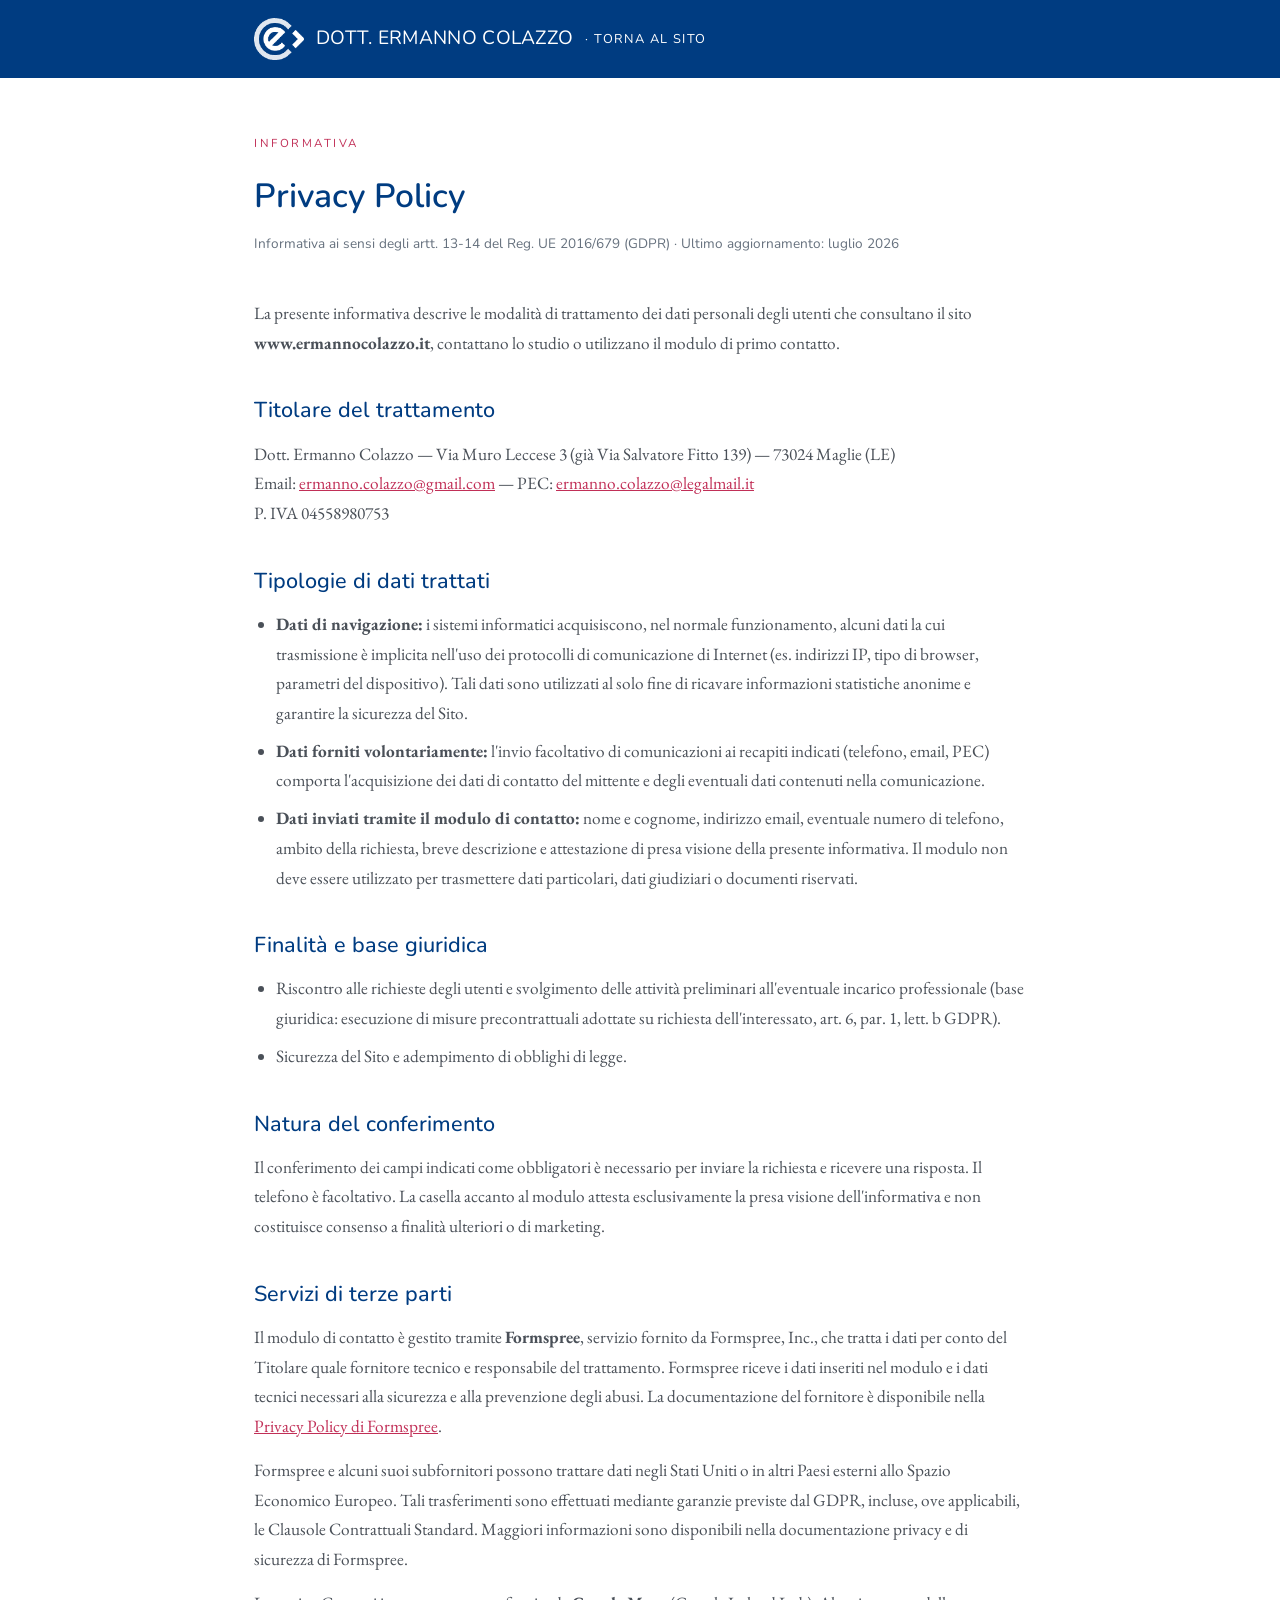
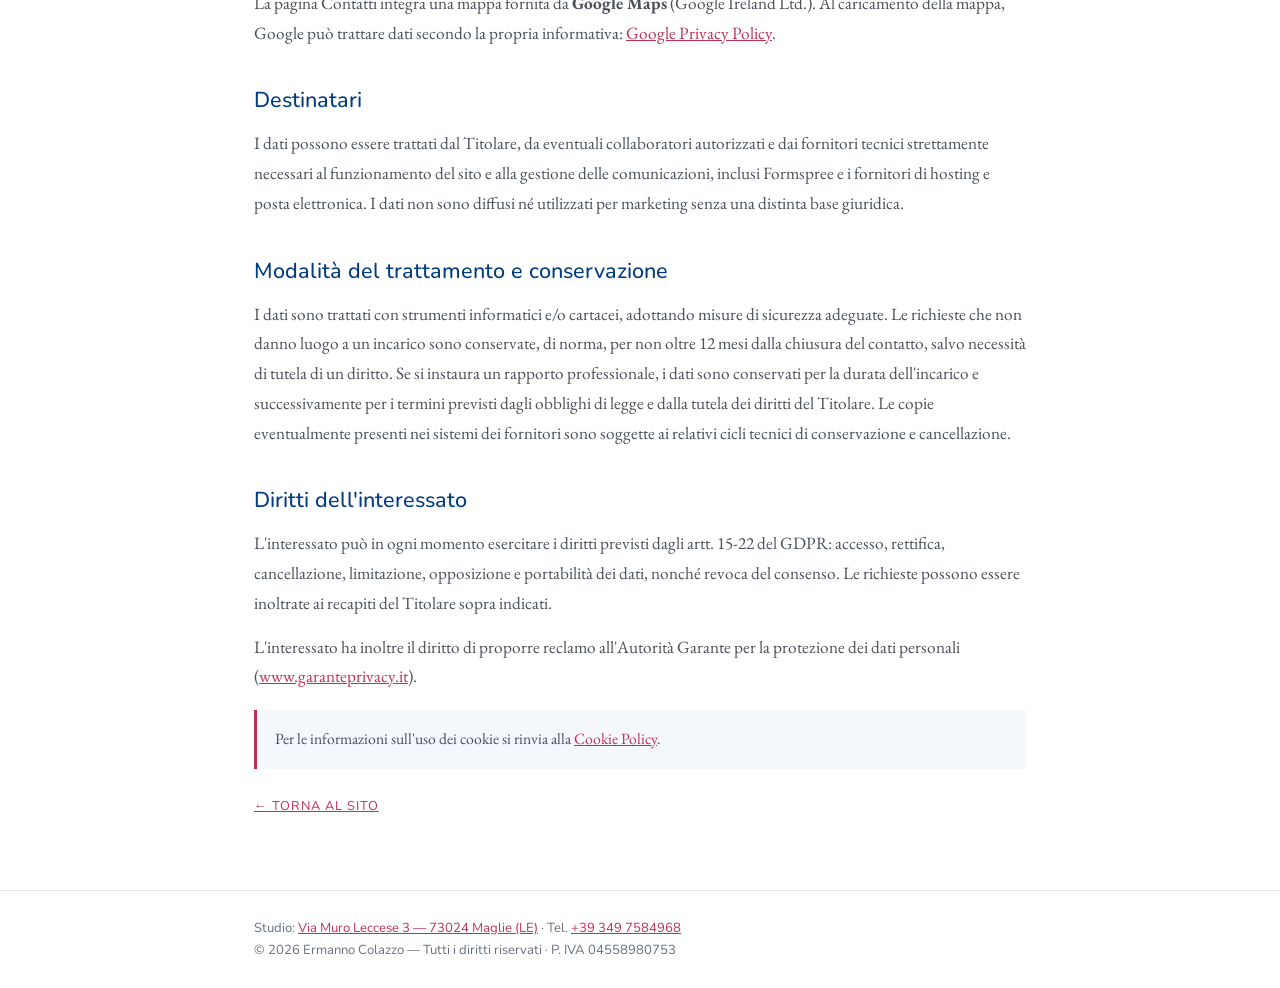
<file: privacy-policy/index.html>
<!doctype html>
<html lang="it"><head>
<meta charset="UTF-8">
<meta name="viewport" content="width=device-width, initial-scale=1.0">
<title>Privacy Policy — Dott. Ermanno Colazzo</title>
<meta name="description" content="Informativa sul trattamento dei dati personali del sito professionale del Dott. Ermanno Colazzo.">
<meta name="robots" content="noindex, follow">
<link rel="canonical" href="https://www.ermannocolazzo.it/privacy-policy/">
<meta property="og:type" content="website"><meta property="og:site_name" content="Dott. Ermanno Colazzo"><meta property="og:locale" content="it_IT"><meta property="og:title" content="Privacy Policy — Dott. Ermanno Colazzo"><meta property="og:description" content="Informativa sul trattamento dei dati personali del sito."><meta property="og:url" content="https://www.ermannocolazzo.it/privacy-policy/"><meta property="og:image" content="https://www.ermannocolazzo.it/social-card.jpg"><meta name="twitter:card" content="summary_large_image"><meta name="twitter:title" content="Privacy Policy — Dott. Ermanno Colazzo"><meta name="twitter:description" content="Informativa sul trattamento dei dati personali del sito."><meta name="twitter:image" content="https://www.ermannocolazzo.it/social-card.jpg">
<link rel="preconnect" href="https://fonts.googleapis.com">
<link rel="preconnect" href="https://fonts.gstatic.com" crossorigin="">
<link rel="preload" as="style" href="https://fonts.googleapis.com/css2?family=EB+Garamond:ital,wght@0,400;0,500;1,400&amp;family=Nunito:wght@300;400;500;600;700;800&amp;display=swap"><link href="https://fonts.googleapis.com/css2?family=EB+Garamond:ital,wght@0,400;0,500;1,400&amp;family=Nunito:wght@300;400;500;600;700;800&amp;display=swap" rel="stylesheet" media="print" onload="this.media='all'"><noscript><link href="https://fonts.googleapis.com/css2?family=EB+Garamond:ital,wght@0,400;0,500;1,400&amp;family=Nunito:wght@300;400;500;600;700;800&amp;display=swap" rel="stylesheet"></noscript>
<style>
  :root{--blue:#003c81;--accent:#c12f57;--ink:#26292d;--body:#4a5058;--muted:#66717e;--line:#e3e8ef;--bg:#ffffff;--bg2:#f4f7fb}
  *{box-sizing:border-box;margin:0;padding:0}
  body{font-family:'EB Garamond',Georgia,serif;color:var(--body);background:var(--bg);line-height:1.72;font-size:1.08rem}
  a{color:var(--accent)}
  .topbar{background:var(--blue);padding:18px 0}
  .wrap{max-width:820px;margin:0 auto;padding:0 24px}
  .topbar a{color:#fff;text-decoration:none;font-family:'Nunito',sans-serif;font-size:.8rem;letter-spacing:1.4px;text-transform:uppercase}
  .topbar .name{font-family:'Nunito',Arial,sans-serif;color:#fff;font-size:1.2rem;letter-spacing:.3px}
  .topbar a{display:flex;align-items:center;gap:12px}
  .topbar-logo{height:42px;width:auto;display:block}
  header.h{padding:56px 0 10px}
  h1{font-family:'Nunito',Arial,sans-serif;color:var(--blue);font-weight:600;font-size:2.1rem;margin-bottom:6px}
  .kick{font-family:'Nunito',sans-serif;letter-spacing:2.5px;text-transform:uppercase;font-size:.72rem;color:var(--accent);margin-bottom:14px}
  main{padding:20px 0 70px}
  h2{font-family:'Nunito',Arial,sans-serif;color:var(--blue);font-weight:500;font-size:1.35rem;margin:34px 0 10px}
  p{margin-bottom:14px}
  ul{margin:0 0 16px 22px}
  li{margin-bottom:8px}
  .note{background:var(--bg2);border-left:3px solid var(--accent);padding:16px 18px;font-size:.98rem;margin:18px 0}
  footer{border-top:1px solid var(--line);padding:26px 0;font-family:'Nunito',sans-serif;font-size:.82rem;color:var(--muted)}
  .back{display:inline-block;margin-top:8px;font-family:'Nunito',sans-serif;font-size:.8rem;letter-spacing:1px;text-transform:uppercase}
</style>
</head>
<body>
<div class="topbar"><div class="wrap"><a href="/"><img class="topbar-logo" src="/logo-emblem-white.png?v=20260805-13" alt="Logo Ermanno Colazzo" width="167" height="140"><span class="name">Dott. Ermanno Colazzo</span><span>· torna al sito</span></a></div></div>
<div class="wrap">
  <header class="h">
    <div class="kick">Informativa</div>
    <h1>Privacy Policy</h1>
    <p style="color:var(--muted);font-family:'Nunito',sans-serif;font-size:.85rem">Informativa ai sensi degli artt. 13-14 del Reg. UE 2016/679 (GDPR) · Ultimo aggiornamento: luglio 2026</p>
  </header>
  <main>
    <p>La presente informativa descrive le modalità di trattamento dei dati personali degli utenti che consultano il sito <strong>www.ermannocolazzo.it</strong>, contattano lo studio o utilizzano il modulo di primo contatto.</p>

    <h2>Titolare del trattamento</h2>
    <p>Dott. Ermanno Colazzo — Via Muro Leccese 3 (già Via Salvatore Fitto 139) — 73024 Maglie (LE)<br>
    <!--email_off-->Email: <a href="mailto:ermanno.colazzo@gmail.com">ermanno.colazzo@gmail.com</a> — PEC: <a href="mailto:ermanno.colazzo@legalmail.it">ermanno.colazzo@legalmail.it</a><!--/email_off--><br>
    P. IVA 04558980753</p>

    <h2>Tipologie di dati trattati</h2>
    <ul>
      <li><strong>Dati di navigazione:</strong> i sistemi informatici acquisiscono, nel normale funzionamento, alcuni dati la cui trasmissione è implicita nell'uso dei protocolli di comunicazione di Internet (es. indirizzi IP, tipo di browser, parametri del dispositivo). Tali dati sono utilizzati al solo fine di ricavare informazioni statistiche anonime e garantire la sicurezza del Sito.</li>
      <li><strong>Dati forniti volontariamente:</strong> l'invio facoltativo di comunicazioni ai recapiti indicati (telefono, email, PEC) comporta l'acquisizione dei dati di contatto del mittente e degli eventuali dati contenuti nella comunicazione.</li>
      <li><strong>Dati inviati tramite il modulo di contatto:</strong> nome e cognome, indirizzo email, eventuale numero di telefono, ambito della richiesta, breve descrizione e attestazione di presa visione della presente informativa. Il modulo non deve essere utilizzato per trasmettere dati particolari, dati giudiziari o documenti riservati.</li>
    </ul>

    <h2>Finalità e base giuridica</h2>
    <ul>
      <li>Riscontro alle richieste degli utenti e svolgimento delle attività preliminari all'eventuale incarico professionale (base giuridica: esecuzione di misure precontrattuali adottate su richiesta dell'interessato, art. 6, par. 1, lett. b GDPR).</li>
      <li>Sicurezza del Sito e adempimento di obblighi di legge.</li>
    </ul>

    <h2>Natura del conferimento</h2>
    <p>Il conferimento dei campi indicati come obbligatori è necessario per inviare la richiesta e ricevere una risposta. Il telefono è facoltativo. La casella accanto al modulo attesta esclusivamente la presa visione dell'informativa e non costituisce consenso a finalità ulteriori o di marketing.</p>

    <h2>Servizi di terze parti</h2>
    <p>Il modulo di contatto è gestito tramite <strong>Formspree</strong>, servizio fornito da Formspree, Inc., che tratta i dati per conto del Titolare quale fornitore tecnico e responsabile del trattamento. Formspree riceve i dati inseriti nel modulo e i dati tecnici necessari alla sicurezza e alla prevenzione degli abusi. La documentazione del fornitore è disponibile nella <a href="https://formspree.io/legal/privacy-policy/" target="_blank" rel="noopener">Privacy Policy di Formspree</a>.</p>
    <p>Formspree e alcuni suoi subfornitori possono trattare dati negli Stati Uniti o in altri Paesi esterni allo Spazio Economico Europeo. Tali trasferimenti sono effettuati mediante garanzie previste dal GDPR, incluse, ove applicabili, le Clausole Contrattuali Standard. Maggiori informazioni sono disponibili nella documentazione privacy e di sicurezza di Formspree.</p>
    <p>La pagina Contatti integra una mappa fornita da <strong>Google Maps</strong> (Google Ireland Ltd.). Al caricamento della mappa, Google può trattare dati secondo la propria informativa: <a href="https://policies.google.com/privacy" target="_blank" rel="noopener">Google Privacy Policy</a>.</p>

    <h2>Destinatari</h2>
    <p>I dati possono essere trattati dal Titolare, da eventuali collaboratori autorizzati e dai fornitori tecnici strettamente necessari al funzionamento del sito e alla gestione delle comunicazioni, inclusi Formspree e i fornitori di hosting e posta elettronica. I dati non sono diffusi né utilizzati per marketing senza una distinta base giuridica.</p>

    <h2>Modalità del trattamento e conservazione</h2>
    <p>I dati sono trattati con strumenti informatici e/o cartacei, adottando misure di sicurezza adeguate. Le richieste che non danno luogo a un incarico sono conservate, di norma, per non oltre 12 mesi dalla chiusura del contatto, salvo necessità di tutela di un diritto. Se si instaura un rapporto professionale, i dati sono conservati per la durata dell'incarico e successivamente per i termini previsti dagli obblighi di legge e dalla tutela dei diritti del Titolare. Le copie eventualmente presenti nei sistemi dei fornitori sono soggette ai relativi cicli tecnici di conservazione e cancellazione.</p>

    <h2>Diritti dell'interessato</h2>
    <p>L'interessato può in ogni momento esercitare i diritti previsti dagli artt. 15-22 del GDPR: accesso, rettifica, cancellazione, limitazione, opposizione e portabilità dei dati, nonché revoca del consenso. Le richieste possono essere inoltrate ai recapiti del Titolare sopra indicati.</p>
    <p>L'interessato ha inoltre il diritto di proporre reclamo all'Autorità Garante per la protezione dei dati personali (<a href="https://www.garanteprivacy.it" target="_blank" rel="noopener">www.garanteprivacy.it</a>).</p>

    <div class="note">Per le informazioni sull'uso dei cookie si rinvia alla <a href="/cookie-policy/">Cookie Policy</a>.</div>
    <a class="back" href="/">← Torna al sito</a>
  </main>
</div>
<footer><div class="wrap">Studio: <a href="https://www.google.com/maps/search/?api=1&amp;query=Ermanno%20Colazzo%20grafologo&amp;query_place_id=ChIJiRCCEhYWRBMRFMX5X6p7iag">Via Muro Leccese 3 — 73024 Maglie (LE)</a> · Tel. <a href="tel:+393497584968">+39 349 7584968</a><br>© <span id="y">2026</span> Ermanno Colazzo — Tutti i diritti riservati · P. IVA 04558980753</div></footer>
<script>document.getElementById('y').textContent=new Date().getFullYear();</script>


</body></html>
</file>
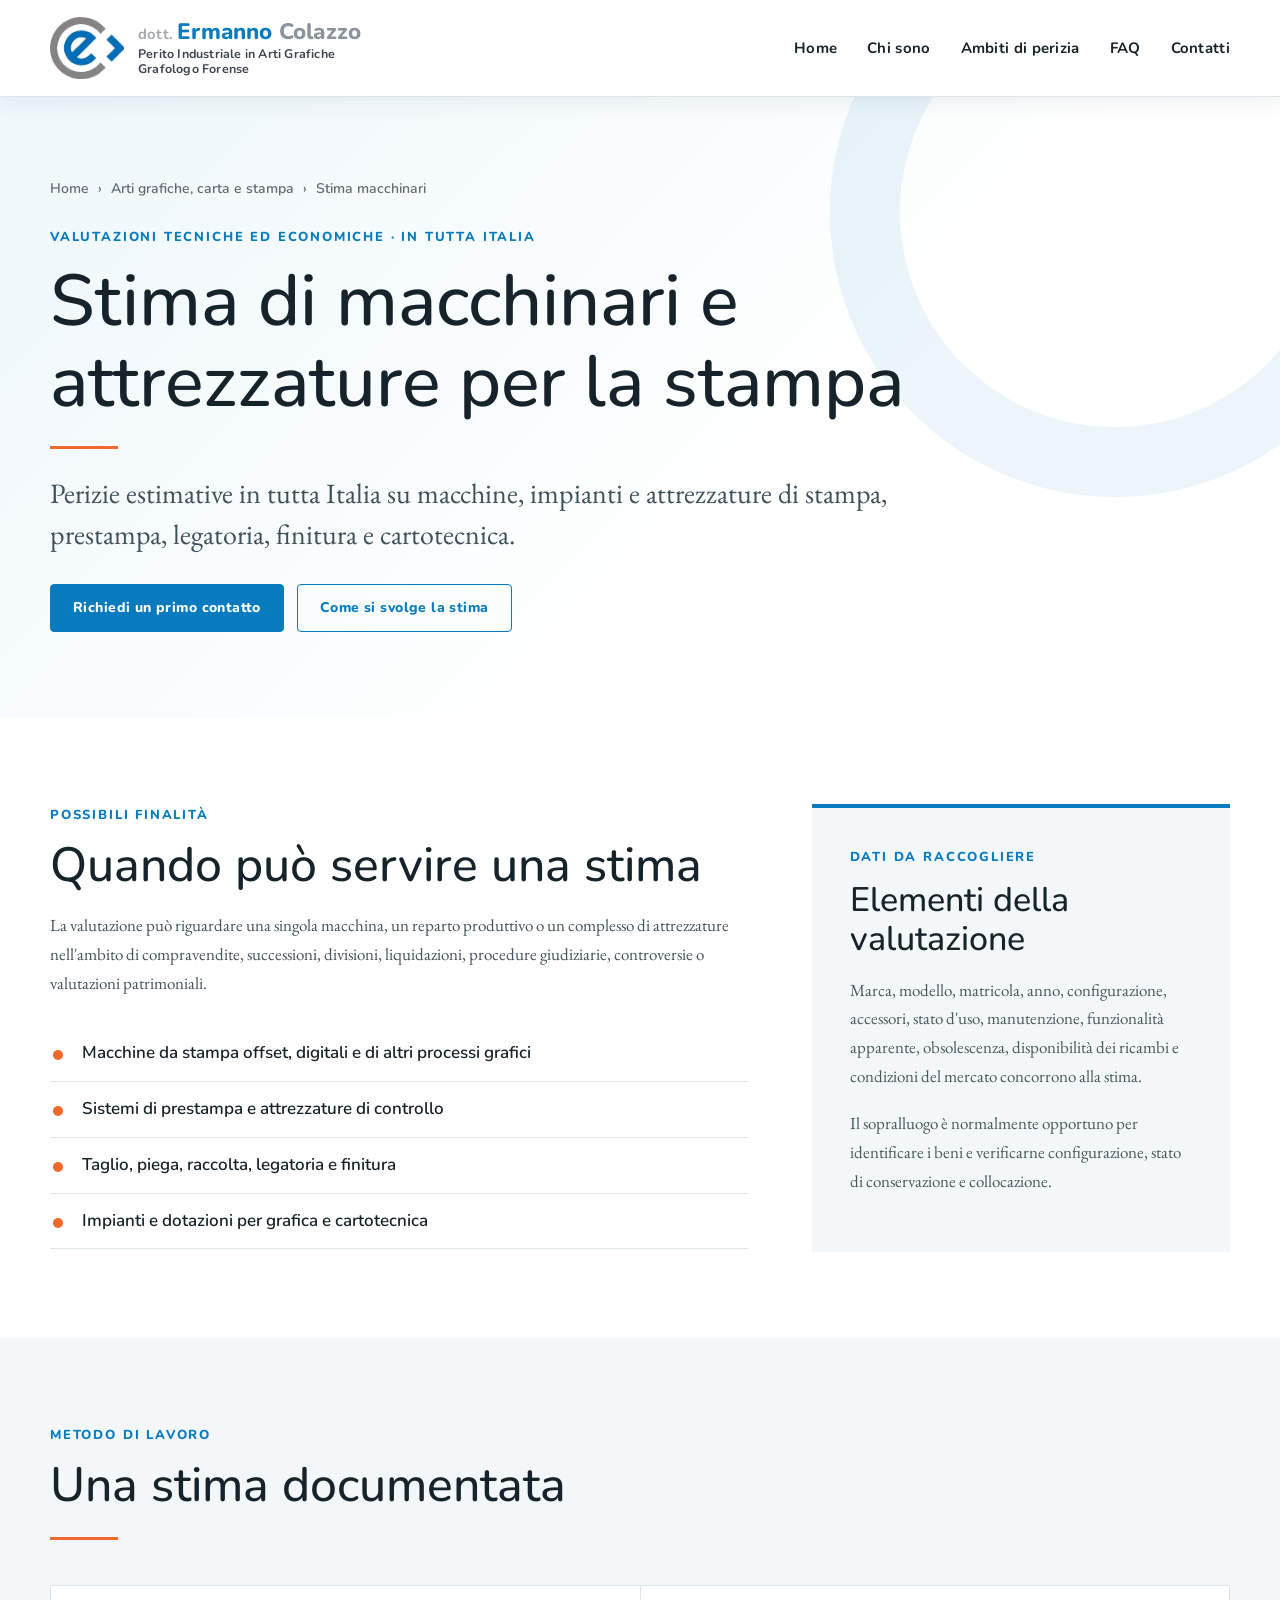
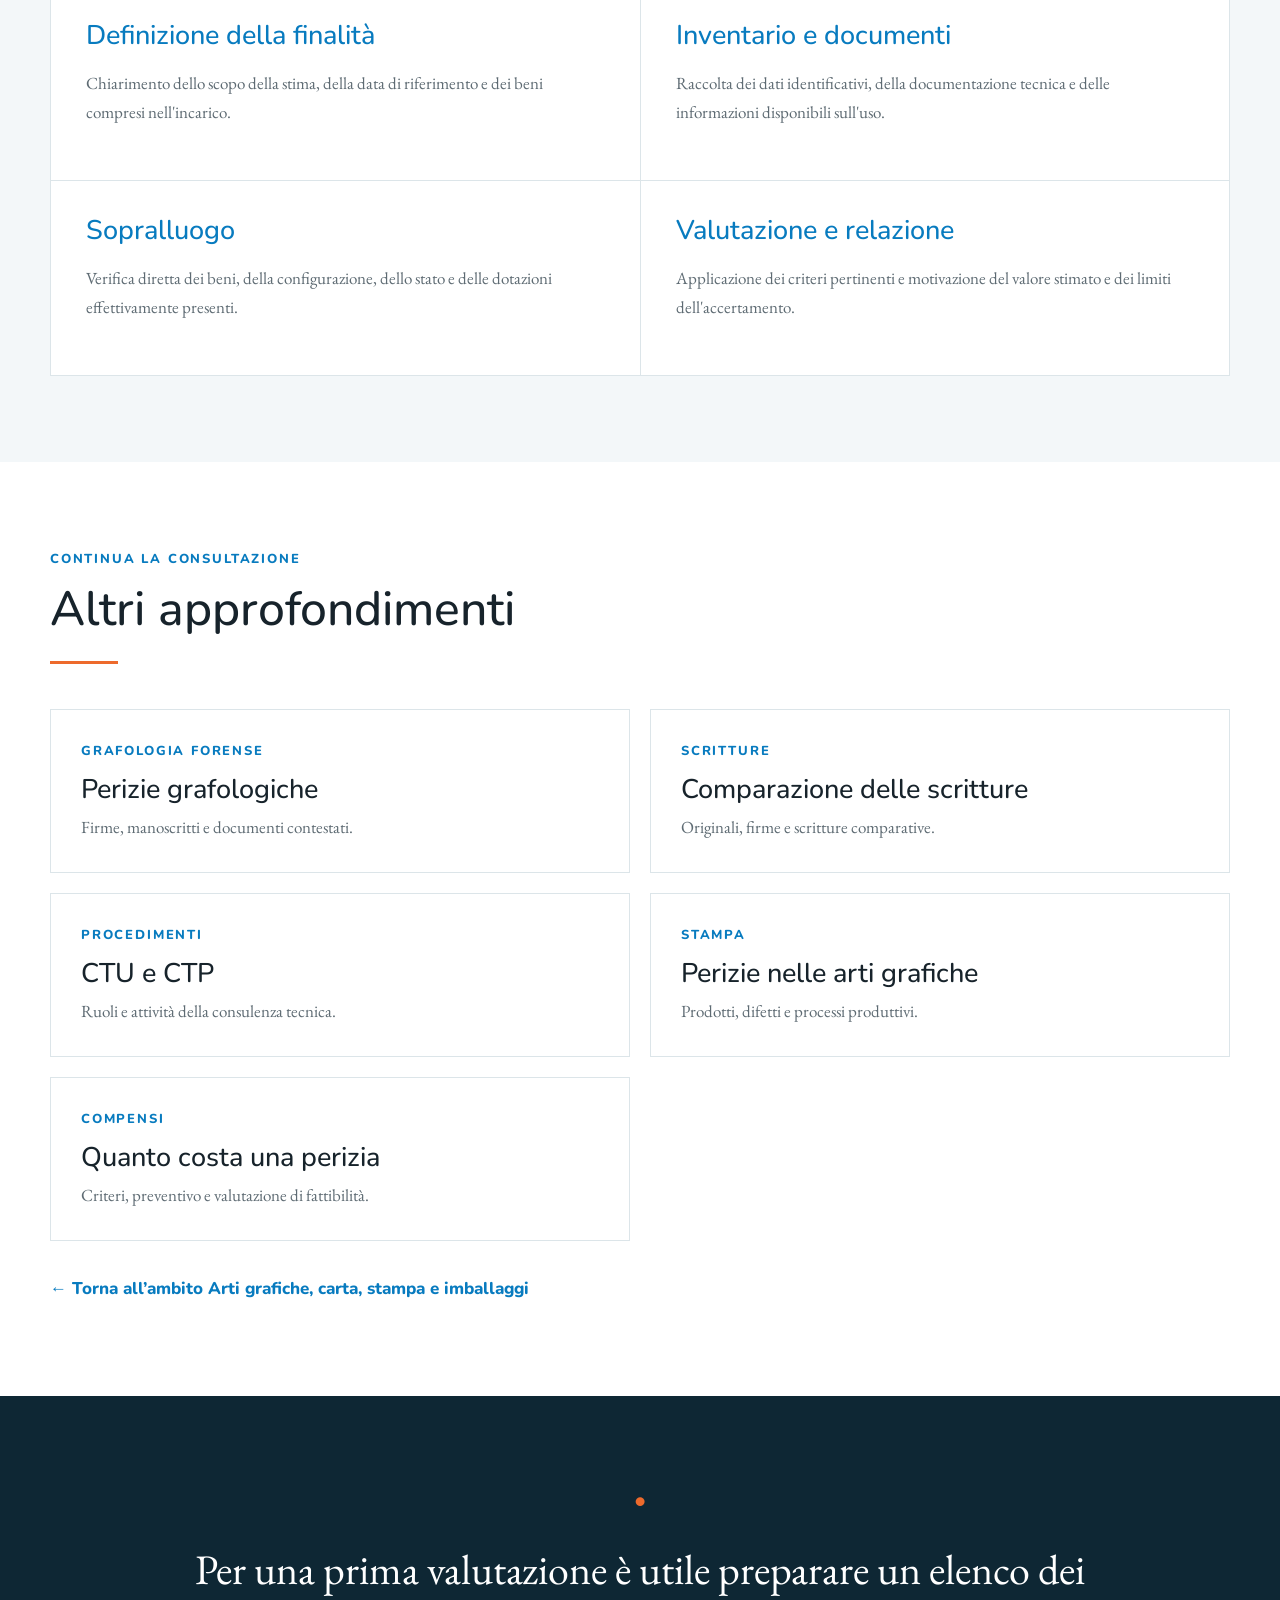
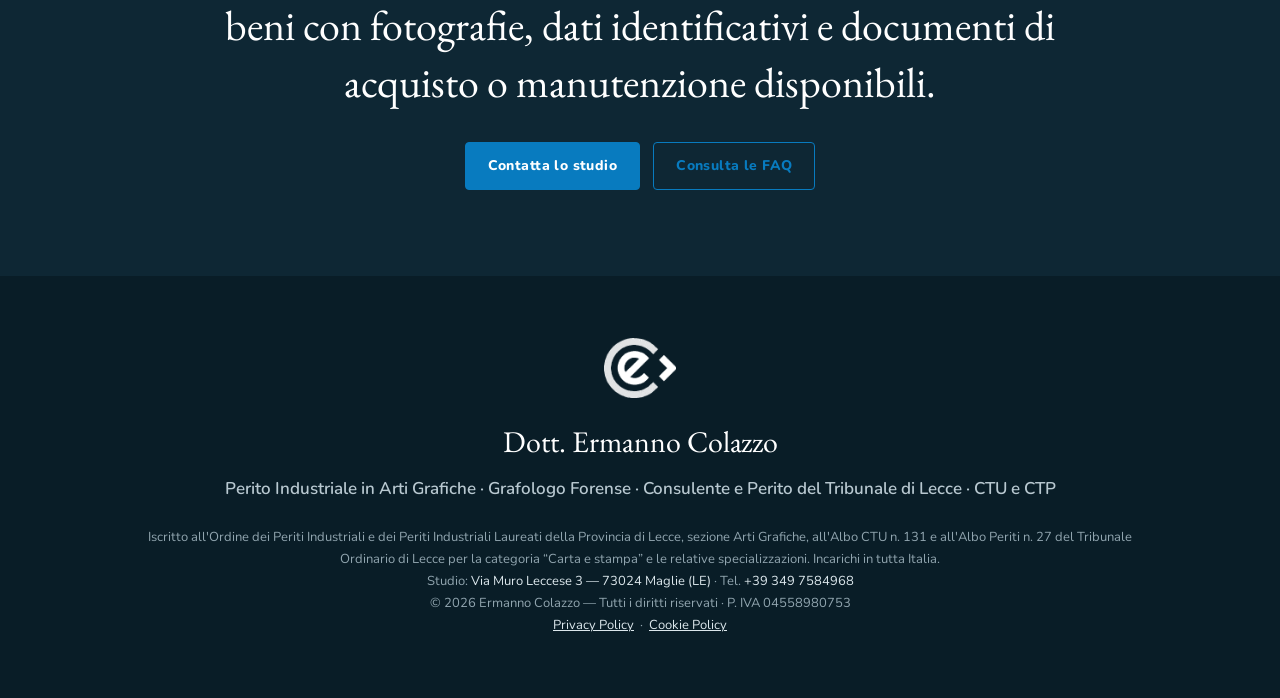
<file: stima-macchinari/index.html>
<!doctype html>
<html lang="it">
<head>
  <meta charset="utf-8">
  <meta name="viewport" content="width=device-width, initial-scale=1">
  <meta name="robots" content="index, follow, max-image-preview:large">
  <title>Stima macchinari per la stampa in tutta Italia | Ermanno Colazzo</title>
  <meta name="description" content="Stima e valutazione tecnica in tutta Italia di macchine, impianti e attrezzature per stampa, prestampa, legatoria, finitura e cartotecnica.">
  <link rel="canonical" href="https://www.ermannocolazzo.it/stima-macchinari/">
  <meta property="og:type" content="website"><meta property="og:site_name" content="Dott. Ermanno Colazzo"><meta property="og:locale" content="it_IT"><meta property="og:title" content="Stima macchinari per la stampa | Ermanno Colazzo"><meta property="og:description" content="Stima tecnica di macchine, impianti e attrezzature per stampa, prestampa, legatoria e cartotecnica."><meta property="og:url" content="https://www.ermannocolazzo.it/stima-macchinari/"><meta property="og:image" content="https://www.ermannocolazzo.it/social-card.jpg"><meta property="og:image:width" content="1200"><meta property="og:image:height" content="630"><meta name="twitter:card" content="summary_large_image"><meta name="twitter:title" content="Stima macchinari per la stampa | Ermanno Colazzo"><meta name="twitter:description" content="Valutazione tecnica di macchinari e attrezzature del settore grafico."><meta name="twitter:image" content="https://www.ermannocolazzo.it/social-card.jpg">
  <link rel="preconnect" href="https://fonts.googleapis.com">
  <link rel="preconnect" href="https://fonts.gstatic.com" crossorigin>
  <link rel="preload" as="style" href="https://fonts.googleapis.com/css2?family=EB+Garamond:ital,wght@0,400;0,500;1,400&amp;family=Nunito:wght@300;400;500;600;700;800&amp;display=swap"><link href="https://fonts.googleapis.com/css2?family=EB+Garamond:ital,wght@0,400;0,500;1,400&amp;family=Nunito:wght@300;400;500;600;700;800&amp;display=swap" rel="stylesheet" media="print" onload="this.media='all'"><noscript><link href="https://fonts.googleapis.com/css2?family=EB+Garamond:ital,wght@0,400;0,500;1,400&amp;family=Nunito:wght@300;400;500;600;700;800&amp;display=swap" rel="stylesheet"></noscript>
  <link rel="stylesheet" href="/styles.css?v=20261026-1">

<script type="application/ld+json">
{"@context":"https://schema.org","@type":"Service","@id":"https://www.ermannocolazzo.it/stima-macchinari/#service","name":"Stima di macchinari e attrezzature per la stampa","description":"Perizie estimative e valutazioni economiche di macchine, impianti e attrezzature del settore grafico e della stampa.","serviceType":"Stima macchinari","provider":{"@id":"https://www.ermannocolazzo.it/#studio"},"areaServed":{"@type":"Country","name":"Italia"},"url":"https://www.ermannocolazzo.it/stima-macchinari/","availableChannel":{"@type":"ServiceChannel","serviceUrl":"https://www.ermannocolazzo.it/#contatti"}}
</script>
<script type="application/ld+json">
{"@context":"https://schema.org","@type":"BreadcrumbList","itemListElement":[{"@type":"ListItem","position":1,"name":"Home","item":"https://www.ermannocolazzo.it/"},{"@type":"ListItem","position":2,"name":"Arti grafiche, carta e stampa","item":"https://www.ermannocolazzo.it/perizie-arti-grafiche/"},{"@type":"ListItem","position":3,"name":"Stima macchinari","item":"https://www.ermannocolazzo.it/stima-macchinari/"}]}
</script>
</head>
<body>
  <header id="site-header">
    <div class="container nav">
      <a href="/#home" class="brand">
        <img class="logo-emblem" src="/logo-emblem.png?v=20260805-13" alt="Logo Ermanno Colazzo" width="167" height="140">
        <span class="wordmark"><span class="l1"><span class="d">dott. </span><span class="e">Ermanno </span><span class="c">Colazzo</span></span><span class="l2">Perito Industriale in Arti Grafiche<span class="role-break">Grafologo Forense</span></span></span>
      </a>
      <nav class="menu" aria-label="Navigazione principale"><ul id="navmenu"><li><a href="/#home" onclick="closeMenu()">Home</a></li><li><a href="/#chi-sono" onclick="closeMenu()">Chi sono</a></li><li><a href="/#ambiti-principali" onclick="closeMenu()">Ambiti di perizia</a></li><li><a href="/#faq" onclick="closeMenu()">FAQ</a></li><li><a href="/#contatti" onclick="closeMenu()">Contatti</a></li></ul></nav>
      <button class="menu-btn" type="button" aria-label="Menu" aria-controls="navmenu" aria-expanded="false" onclick="toggleMenu(this)">☰</button>
    </div>
  </header>

  <main>
    <section class="subpage-hero">
      <div class="container">
        <nav class="breadcrumbs" aria-label="Percorso"><a href="/#home">Home</a><span aria-hidden="true">›</span><a href="/perizie-arti-grafiche/">Arti grafiche, carta e stampa</a><span aria-hidden="true">›</span><span aria-current="page">Stima macchinari</span></nav>
        <span class="kicker">Valutazioni tecniche ed economiche · In tutta Italia</span>
        <h1>Stima di macchinari e attrezzature per la stampa</h1>
        <div class="divider"></div>
        <p class="lead">Perizie estimative in tutta Italia su macchine, impianti e attrezzature di stampa, prestampa, legatoria, finitura e cartotecnica.</p>
        <div class="cta"><a class="btn solid" href="/#contatti">Richiedi un primo contatto</a><a class="btn" href="#valutazione">Come si svolge la stima</a></div>
      </div>
    </section>

    <section>
      <div class="container content-grid">
        <article>
          <span class="kicker">Possibili finalità</span>
          <h2>Quando può servire una stima</h2>
          <p>La valutazione può riguardare una singola macchina, un reparto produttivo o un complesso di attrezzature nell'ambito di compravendite, successioni, divisioni, liquidazioni, procedure giudiziarie, controversie o valutazioni patrimoniali.</p>
          <ul class="evidence-list">
            <li>Macchine da stampa offset, digitali e di altri processi grafici</li>
            <li>Sistemi di prestampa e attrezzature di controllo</li>
            <li>Taglio, piega, raccolta, legatoria e finitura</li>
            <li>Impianti e dotazioni per grafica e cartotecnica</li>
          </ul>
        </article>
        <aside class="evidence-box">
          <span class="kicker">Dati da raccogliere</span>
          <h2>Elementi della valutazione</h2>
          <p>Marca, modello, matricola, anno, configurazione, accessori, stato d'uso, manutenzione, funzionalità apparente, obsolescenza, disponibilità dei ricambi e condizioni del mercato concorrono alla stima.</p>
          <p>Il sopralluogo è normalmente opportuno per identificare i beni e verificarne configurazione, stato di conservazione e collocazione.</p>
        </aside>
      </div>
    </section>

    <section class="alt method-section" id="valutazione">
      <div class="container">
        <div class="section-head"><span class="kicker">Metodo di lavoro</span><h2>Una stima documentata</h2><div class="divider"></div></div>
        <div class="method-list">
          <article class="method-item"><h3>Definizione della finalità</h3><p>Chiarimento dello scopo della stima, della data di riferimento e dei beni compresi nell'incarico.</p></article>
          <article class="method-item"><h3>Inventario e documenti</h3><p>Raccolta dei dati identificativi, della documentazione tecnica e delle informazioni disponibili sull'uso.</p></article>
          <article class="method-item"><h3>Sopralluogo</h3><p>Verifica diretta dei beni, della configurazione, dello stato e delle dotazioni effettivamente presenti.</p></article>
          <article class="method-item"><h3>Valutazione e relazione</h3><p>Applicazione dei criteri pertinenti e motivazione del valore stimato e dei limiti dell'accertamento.</p></article>
        </div>
      </div>
    </section>

    <section class="related-section">
      <div class="container">
        <div class="section-head"><span class="kicker">Continua la consultazione</span><h2>Altri approfondimenti</h2><div class="divider"></div></div>
        <div class="related-grid">
          <a class="related-card" href="/perizie-grafologiche/"><span class="kicker">Grafologia forense</span><h3>Perizie grafologiche</h3><p>Firme, manoscritti e documenti contestati.</p></a>
          <a class="related-card" href="/comparazione-scritture/"><span class="kicker">Scritture</span><h3>Comparazione delle scritture</h3><p>Originali, firme e scritture comparative.</p></a>
          <a class="related-card" href="/ctu-ctp/"><span class="kicker">Procedimenti</span><h3>CTU e CTP</h3><p>Ruoli e attività della consulenza tecnica.</p></a>
          <a class="related-card" href="/perizie-arti-grafiche/"><span class="kicker">Stampa</span><h3>Perizie nelle arti grafiche</h3><p>Prodotti, difetti e processi produttivi.</p></a>
          <a class="related-card" href="/costi-perizia/"><span class="kicker">Compensi</span><h3>Quanto costa una perizia</h3><p>Criteri, preventivo e valutazione di fattibilità.</p></a>
        </div>
        <div class="services-back"><a href="/perizie-arti-grafiche/">← Torna all’ambito Arti grafiche, carta, stampa e imballaggi</a></div>
      </div>
    </section>

    <section class="quote">
      <div class="container">
        <span class="q-mark">·</span>
        <blockquote>Per una prima valutazione è utile preparare un elenco dei beni con fotografie, dati identificativi e documenti di acquisto o manutenzione disponibili.</blockquote>
        <div class="error-links" style="margin-top:30px"><a class="btn solid" href="/#contatti">Contatta lo studio</a><a class="btn" href="/faq/#stime">Consulta le FAQ</a></div>
      </div>
    </section>
  </main>

  <footer>
    <div class="container">
      <img class="logo-emblem-w" src="/logo-emblem-white.png?v=20260805-13" alt="Logo Ermanno Colazzo" width="167" height="140" loading="lazy" decoding="async">
      <div class="fname">Dott. Ermanno Colazzo</div>
      <div class="frole">Perito Industriale in Arti Grafiche · Grafologo Forense · Consulente e Perito del Tribunale di Lecce · CTU e CTP</div>
      <div class="fnote">Iscritto all'Ordine dei Periti Industriali e dei Periti Industriali Laureati della Provincia di Lecce, sezione Arti Grafiche, all'Albo CTU n. 131 e all'Albo Periti n. 27 del Tribunale Ordinario di Lecce per la categoria “Carta e stampa” e le relative specializzazioni. Incarichi in tutta Italia.<br>Studio: <a href="https://www.google.com/maps/search/?api=1&amp;query=Ermanno%20Colazzo%20grafologo&amp;query_place_id=ChIJiRCCEhYWRBMRFMX5X6p7iag">Via Muro Leccese 3 — 73024 Maglie (LE)</a> · Tel. <a href="tel:+393497584968">+39 349 7584968</a><br>© 2026 Ermanno Colazzo — Tutti i diritti riservati · P. IVA 04558980753<br><a href="/privacy-policy/" style="text-decoration:underline">Privacy Policy</a> &nbsp;·&nbsp; <a href="/cookie-policy/" style="text-decoration:underline">Cookie Policy</a></div>
    </div>
  </footer>
  <script>function toggleMenu(button){const open=document.getElementById('navmenu').classList.toggle('open');button.setAttribute('aria-expanded',String(open))}function closeMenu(){document.getElementById('navmenu').classList.remove('open');document.querySelector('.menu-btn').setAttribute('aria-expanded','false')}</script>
</body>
</html>
</file>
<file: styles.css>
:root{--ink:#17232b;--muted:#5e6b73;--blue:#087bbf;--blue-dark:#075f93;--orange:#ed6a2c;--paper:#fff;--soft:#f3f7f9;--line:#dce5e9;--max:1180px}
*{box-sizing:border-box}
html{scroll-behavior:smooth}
body{margin:0;color:var(--ink);background:var(--paper);font-family:'EB Garamond',Georgia,serif;font-size:17px;line-height:1.7}
a{color:inherit;text-decoration:none}
img{display:block;max-width:100%}
.container{width:min(calc(100% - 40px),var(--max));margin-inline:auto}
#site-header{position:sticky;top:0;z-index:20;background:rgba(255,255,255,.97);border-bottom:1px solid var(--line);box-shadow:0 5px 22px rgba(15,42,57,.07)}
.nav{min-height:96px;display:flex;align-items:center;justify-content:space-between;gap:28px}
.brand{display:flex;align-items:center;gap:14px;min-width:0}
.logo-emblem{width:74px;height:auto}
.wordmark{display:flex;flex-direction:column;font-family:"Nunito",Arial,sans-serif;line-height:1.12}
.wordmark .l1{font-family:"Nunito",Arial,sans-serif;font-size:clamp(.98rem,3vw,1.4rem);font-weight:800;letter-spacing:.2px;white-space:nowrap}
.wordmark .l1 .d{color:#a2a9b3;font-weight:700;font-size:.66em}
.wordmark .l1 .e{color:var(--blue)}
.wordmark .l1 .c{color:#8a929d}
.wordmark .l2{margin-top:2px;font-family:"Nunito",Arial,sans-serif;color:#3d4652;font-size:clamp(.6rem,1.7vw,.78rem);font-weight:700;letter-spacing:.2px;line-height:1.2;text-transform:none;white-space:normal;max-width:250px}
.wordmark .role-break{display:block}
.menu ul{display:flex;align-items:center;gap:30px;margin:0;padding:0;list-style:none}
.menu a{font-size:15px;font-weight:700;letter-spacing:.02em}
.menu a:hover{color:var(--blue)}
.menu-btn{display:none;border:1px solid var(--line);border-radius:8px;background:#fff;color:var(--ink);font-size:24px;line-height:1;padding:9px 12px}
main section{padding:86px 0}
.subpage-hero{position:relative;overflow:hidden;padding:80px 0 86px;background:linear-gradient(135deg,#eef7fb 0%,#fff 62%)}
.subpage-hero:after{content:"";position:absolute;right:-120px;top:-170px;width:430px;height:430px;border:70px solid rgba(8,123,191,.08);border-radius:50%}
.subpage-hero .container{position:relative;z-index:1}
.breadcrumbs{display:flex;flex-wrap:wrap;align-items:center;gap:9px;margin-bottom:25px;color:var(--muted);font-size:14px;font-weight:600}
.breadcrumbs a:hover{color:var(--blue)}
.kicker{display:block;margin-bottom:13px;color:var(--blue);font-size:13px;font-weight:800;letter-spacing:.14em;text-transform:uppercase}
h1,h2,h3{margin:0 0 18px;font-family:'Nunito',Arial,sans-serif;font-weight:500;line-height:1.12}
h1{max-width:900px;font-size:clamp(43px,6vw,72px)}
h2{font-size:clamp(32px,4vw,48px)}
h3{font-size:27px}
p{margin:0 0 18px}
.lead{max-width:890px;color:#3f505a;font-family:"EB Garamond",Georgia,serif;font-size:clamp(21px,2.4vw,28px);line-height:1.45}
.divider{width:68px;height:3px;margin:24px 0;background:var(--orange)}
.cta,.error-links{display:flex;flex-wrap:wrap;gap:13px;margin-top:30px}
.btn{display:inline-flex;align-items:center;justify-content:center;min-height:48px;padding:11px 22px;border:1px solid var(--blue);border-radius:4px;color:var(--blue);font-size:14px;font-weight:800;letter-spacing:.03em}
.btn:hover,.btn.solid{background:var(--blue);color:#fff}
.btn.solid:hover{background:var(--blue-dark)}
.content-grid{display:grid;grid-template-columns:minmax(0,1.25fr) minmax(300px,.75fr);gap:64px;align-items:start}
.content-grid article>p{color:#42535d}
.evidence-list{margin:28px 0 0;padding:0;list-style:none}
.evidence-list li{position:relative;margin:0;padding:13px 0 13px 32px;border-bottom:1px solid var(--line);font-weight:600}
.evidence-list li:before{content:"";position:absolute;left:3px;top:24px;width:10px;height:10px;border-radius:50%;background:var(--orange)}
.evidence-box{padding:38px;background:var(--soft);border-top:4px solid var(--blue)}
.evidence-box h2{font-size:34px}
.evidence-box p{color:#475861}
.alt{background:var(--soft)}
.section-head{max-width:770px;margin-bottom:45px}
.method-list{display:grid;grid-template-columns:repeat(2,minmax(0,1fr));gap:1px;background:var(--line);border:1px solid var(--line)}
.method-item{padding:35px;background:#fff}
.method-item h3{color:var(--blue)}
.method-item p{color:var(--muted)}
.related-section{padding-bottom:92px}
.related-grid{display:grid;grid-template-columns:repeat(2,minmax(0,1fr));gap:20px}
.related-card{display:block;padding:30px;border:1px solid var(--line);background:#fff;transition:transform .2s,border-color .2s,box-shadow .2s}
.related-card:hover{transform:translateY(-3px);border-color:#9fc9df;box-shadow:0 14px 30px rgba(20,62,83,.1)}
.related-card h3{margin-bottom:8px}
.related-card p{margin:0;color:var(--muted)}
.services-back{margin-top:34px;color:var(--blue);font-weight:800}
.quote{background:#0e2734;color:#fff;text-align:center}
.quote .container{max-width:900px}
.q-mark{display:block;color:var(--orange);font-family:Georgia,serif;font-size:75px;line-height:.5}
blockquote{margin:22px auto 0;font-family:"EB Garamond",Georgia,serif;font-size:clamp(27px,3.4vw,42px);line-height:1.35}
.quote .error-links{justify-content:center}
footer{padding:62px 0;background:#091d27;color:#dce7ec;text-align:center}
.logo-emblem-w{width:72px;height:auto;margin:0 auto 18px}
.fname{font-family:"EB Garamond",Georgia,serif;font-size:30px;color:#fff}
.frole{margin:8px auto 22px;color:#b8c8d0;font-weight:600}
.fnote{max-width:1000px;margin:auto;color:#91a5af;font-size:13px;line-height:1.7}
.fnote a{color:#dce7ec}
@media(max-width:820px){
  .nav{min-height:82px}.logo-emblem{width:58px}.wordmark .l1{font-size:22px}.wordmark .l2{font-size:10px}
  .menu-btn{display:block}.menu ul{display:none;position:absolute;left:0;right:0;top:82px;padding:18px 20px 24px;background:#fff;border-bottom:1px solid var(--line);box-shadow:0 16px 24px rgba(15,42,57,.1)}.menu ul.open{display:grid;gap:0}.menu li a{display:block;padding:11px 0;border-bottom:1px solid var(--line)}
  main section{padding:64px 0}.subpage-hero{padding:55px 0 65px}.content-grid{grid-template-columns:1fr;gap:38px}.method-list,.related-grid{grid-template-columns:1fr}.evidence-box{padding:28px}
}
@media(max-width:480px){.container{width:min(calc(100% - 28px),var(--max))}.wordmark .l2{display:block;font-size:.62rem}.logo-emblem{width:52px}.wordmark .l1{font-size:20px}h1{font-size:40px}.cta{align-items:stretch;flex-direction:column}.btn{width:100%}}

/* Interfaccia sempre in carattere lineare: non eredita dal corpo del testo,
   che e' in Garamond. Regola unica, in coda per avere la precedenza. */
.btn,.kicker,.breadcrumbs,.services-back,.menu,.wordmark,.frole,.fnote,.evidence-list{font-family:'Nunito',Arial,sans-serif}
</file>
